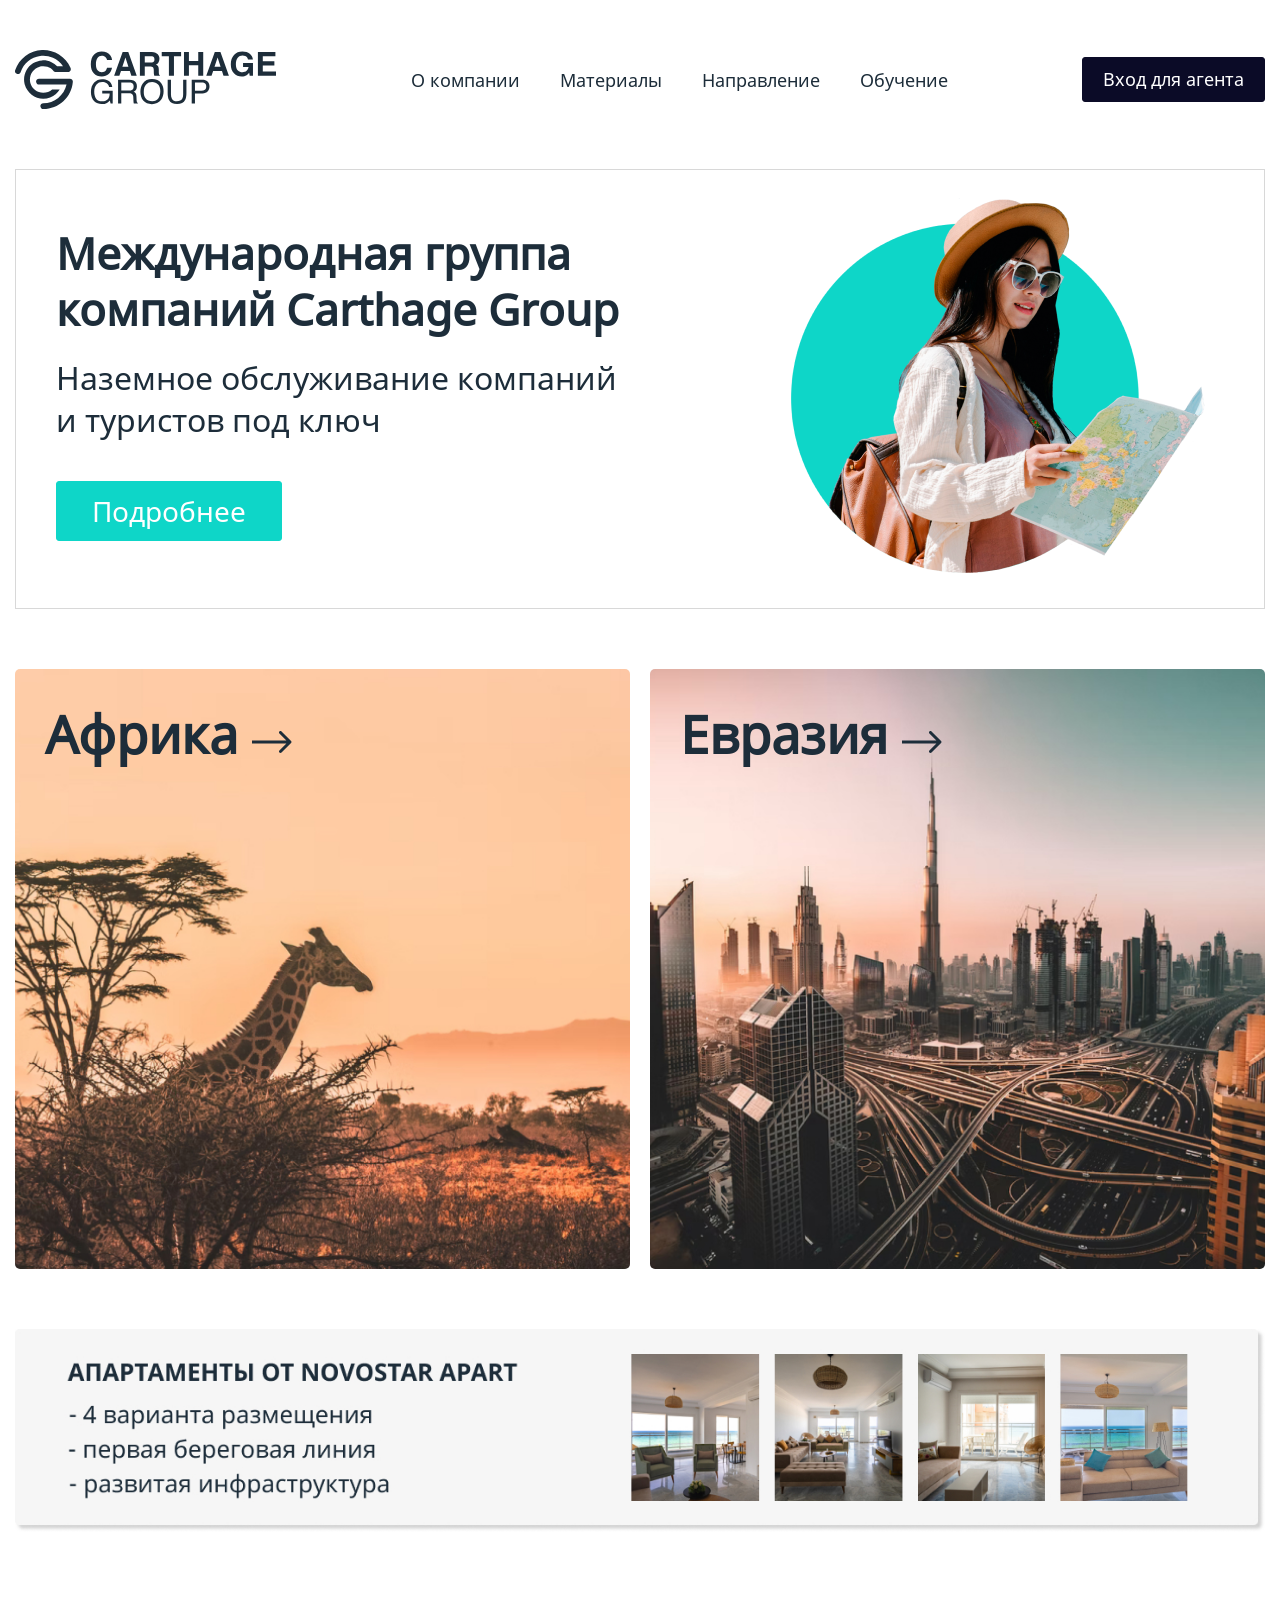
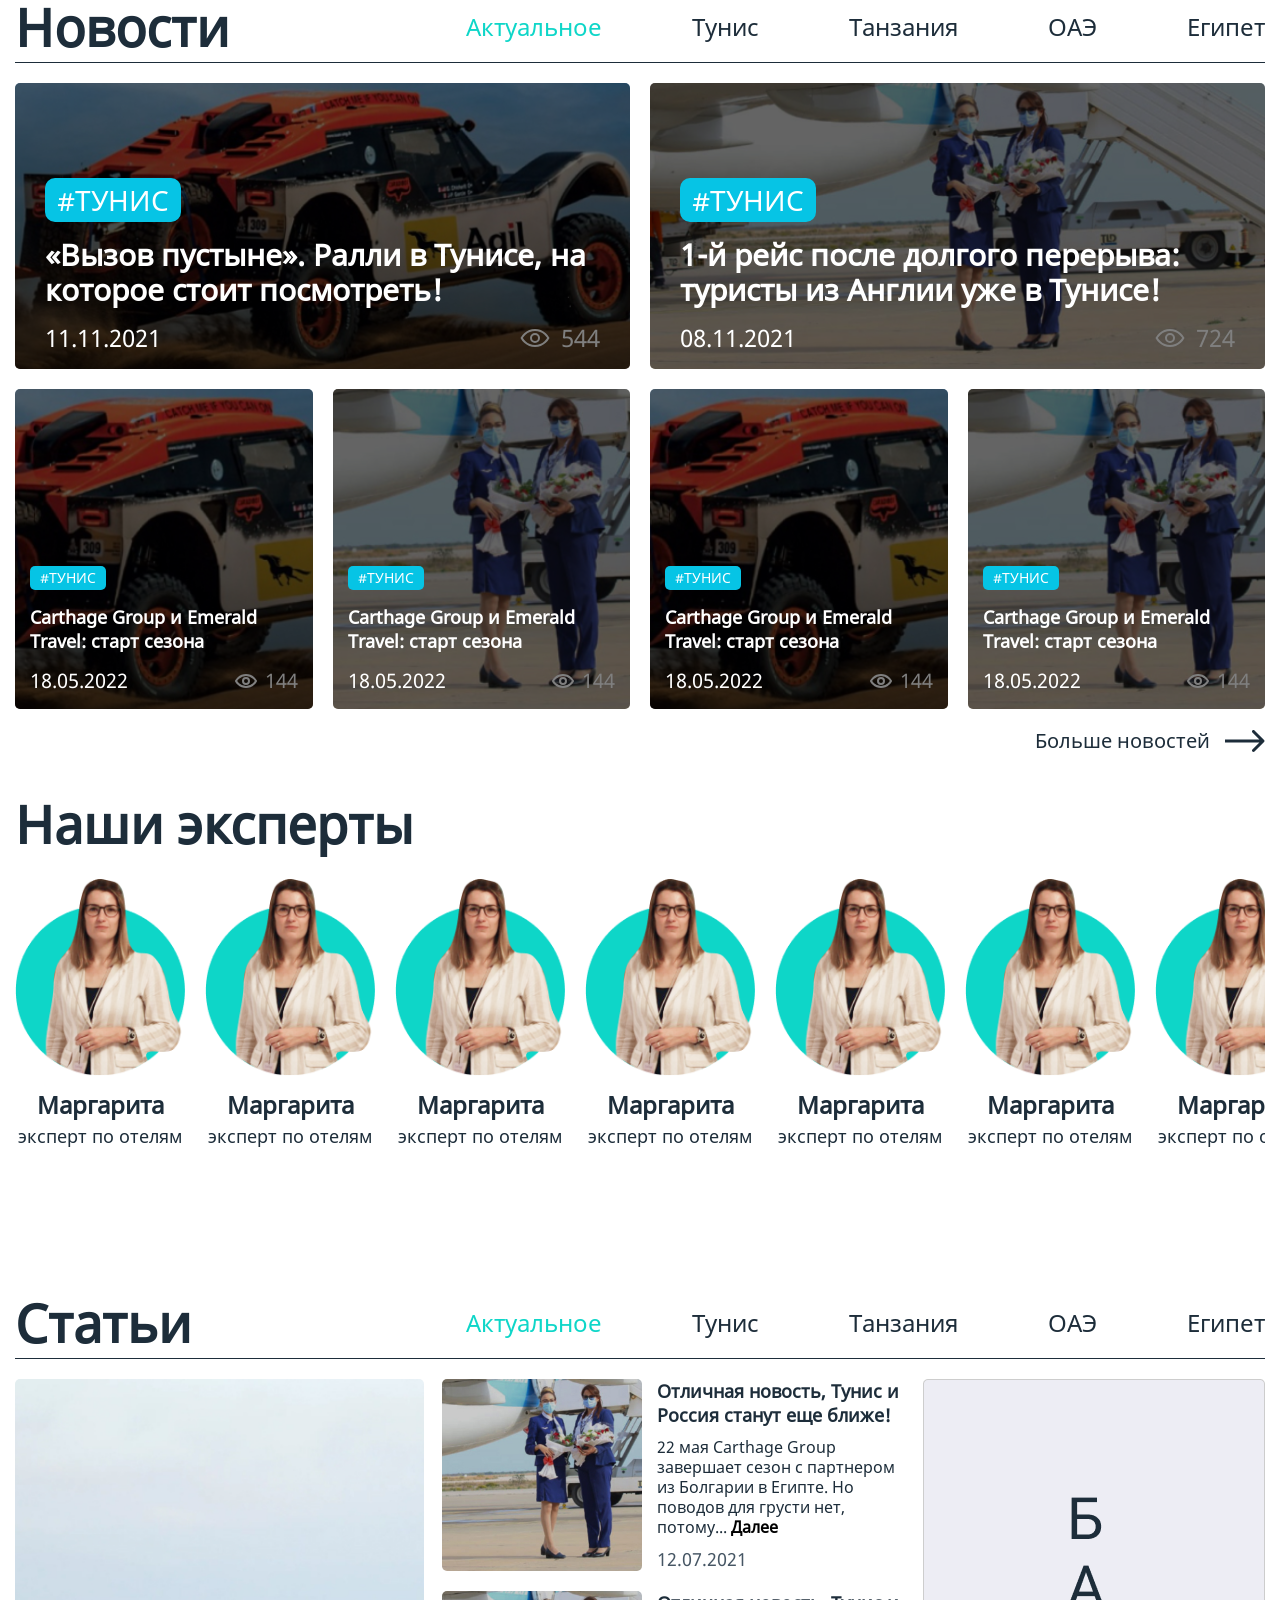
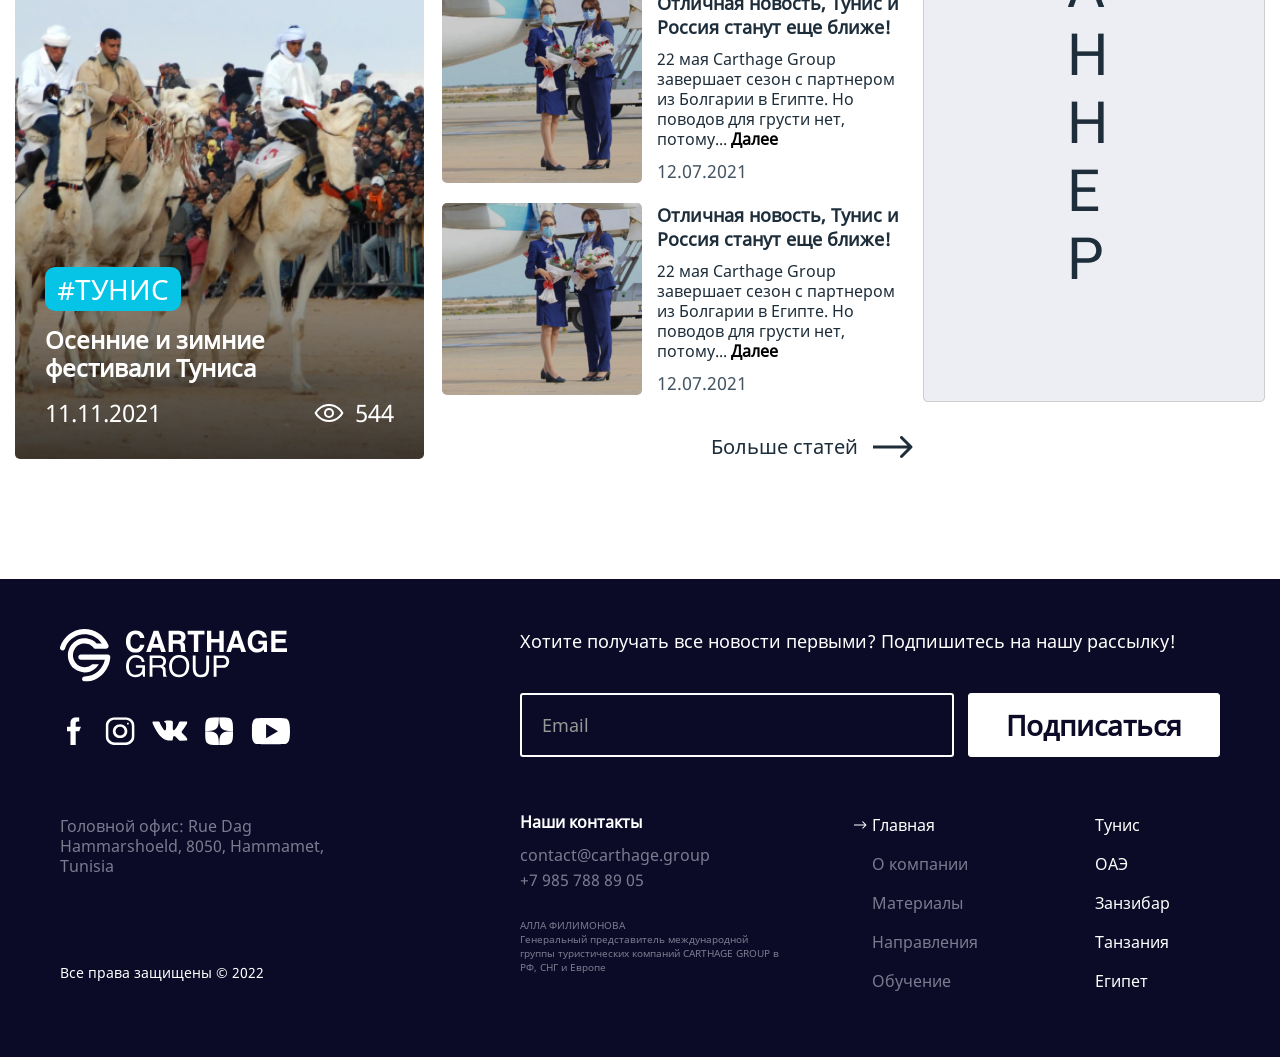
<file: index.html>
<!DOCTYPE html>
<html lang="ru">
<head>
	<meta name="robots" content="noindex, nofollow">
	<meta http-equiv="X-UA-Compatible" content="IE=edge">
	<meta name="viewport" content="width=device-width, initial-scale=1">
	<meta charset="UTF-8">
	<title>Carthage Group</title>
	<meta name="description" content="">
	<meta name="keywords" content="">
	<meta property="og:title" content="">
 	<meta property="og:description" content="">
	<meta property="og:image" content="">
	<!--<link href="img/favicon.svg" rel="shortcut icon" type="image/x-icon">-->
	<link href="css/normalize.css" rel="stylesheet" type="text/css">
    <link href="css/slick.css" rel="stylesheet" type="text/css">
    <link href="css/slick-theme.css" rel="stylesheet" type="text/css">
	<link href="css/style.css" rel="stylesheet" type="text/css">
</head>
<body>

	<div class="container">

		<header>
			<a href="/"><img src="img/logo.svg" alt="" class="logo"></a>
			<nav>
				<div role="button" class="navbar-toggler"><span></span></div>
				<ul class="navbar">
					<li class="navbar-item"><a href="#" class="navbar-link">О компании</a></li>
					<li class="navbar-item"><a href="#" class="navbar-link">Материалы</a></li>
					<li class="navbar-item menu-item-has-children">
						<a href="#" class="navbar-link">Направление</a>
						<ul class="sub-menu">
							<li class="navbar-item"><a href="#" class="navbar-link">Тунис</a></li>
							<li class="navbar-item"><a href="#" class="navbar-link">о.Джерба</a></li>
							<li class="navbar-item"><a href="#" class="navbar-link">ОАЭ</a></li>
							<li class="navbar-item"><a href="#" class="navbar-link">Занзибар</a></li>
							<li class="navbar-item"><a href="#" class="navbar-link">Танзания</a></li>
							<li class="navbar-item"><a href="#" class="navbar-link">Египет</a></li>
						</ul>
					</li>
					<li class="navbar-item"><a href="#" class="navbar-link">Обучение</a></li>
				</ul>
			</nav>
			<button class="agency-btn carthage-dark-btn">Вход для агента</button>
		</header>

		<main>
			<div class="main-detail">
				<img src="img/close.svg" alt="" class="main-detail-close" role="button">
				<h2>Carthage Group обеспечивает сопровождение по направлениям: Тунис, ОАЭ, Египет, Танзания (Занзибар)</h2>
				<p>Мы более 20 лет работаем в туристическом бизнесе – и сегодня у нас достаточно амбиций, опыта, компетенций, а также организационных и технических ресурсов для того, чтобы удовлетворять запросы любой степени сложности.</p>
				<p>Предлагаем выгодные условия сотрудничества туроператорам, турагентствам и специалистам FIT, Group & MICE. Партнеры ценят преимущества Carthage Group: решение эксклюзивных задач «со звездочкой» – наш фирменный стиль.</p>
				<p>В состав группы входят:</p>
				<div class="main-detail-logos">
					<a href="#" class="main-detail-logo"><img src="img/novostar.svg" alt=""><span>сеть отелей в Тунисе</span></a>
					<a href="#" class="main-detail-logo"><img src="img/trigy.svg" alt=""><span>система онлайн-бронирования B2B</span></a>
					<a href="#" class="main-detail-logo"><img src="img/ctm.svg" alt=""><span>mice-туризм</span></a>
					<a href="#" class="main-detail-logo"><img src="img/lagune.svg" alt=""><span>натуральная косметика</span></a>
					<a href="#" class="main-detail-logo"><img src="img/legal.svg" alt=""><span>трудоустройство за&nbsp;границей</span></a>
				</div>
			</div>
			<div class="main-left">
				<h1>Международная группа компаний Carthage&nbsp;Group</h1>
				<div class="main-subtitle">Наземное обслуживание компаний <br>и туристов под ключ</div>
				<button class="carthage-blue-btn main-detail-btn">Подробнее</button>
			</div>
			<div class="main-right"><img src="img/main-pic.png" alt=""></div>
		</main>

		<section class="continents">
			<div class="africa">
				<div class="africa-cover">
					<h2><span>Африка</span> <img src="img/arr-right.svg" alt=""></h2>
				</div>
				<ul class="continents-countries africa-countries">
					<li><img src="img/arr-left.svg" alt="" class="arr-back"></li>
					<li class="country"><span>Тунис</span>
						<ul class="country-links">
							<li class="country-title">Тунис <img src="img/arr-left.svg" alt="" class="arr-back"></li>
							<li><a href="#">Отели</a></li>
							<li><a href="#">Программы</a></li>
							<li><a href="#">Экскурсии</a></li>
							<li><a href="#">Представительство</a></li>
							<li><a href="#">Общая информация</a></li>
						</ul>
					</li>
					<li class="country"><span>о. Джерба</span>
						<ul class="country-links">
							<li class="country-title">о. Джерба <img src="img/arr-left.svg" alt="" class="arr-back"></li>
							<li><a href="#">Отели</a></li>
							<li><a href="#">Программы</a></li>
							<li><a href="#">Экскурсии</a></li>
							<li><a href="#">Представительство</a></li>
							<li><a href="#">Общая информация</a></li>
						</ul>
					</li>
					<li class="country"><span>ОАЭ</span>
						<ul class="country-links">
							<li class="country-title">ОАЭ <img src="img/arr-left.svg" alt="" class="arr-back"></li>
							<li><a href="#">Отели</a></li>
							<li><a href="#">Программы</a></li>
							<li><a href="#">Экскурсии</a></li>
							<li><a href="#">Представительство</a></li>
							<li><a href="#">Общая информация</a></li>
						</ul>
					</li>
					<li class="country"><span>Занзибар</span>
						<ul class="country-links">
							<li class="country-title">Занзибар <img src="img/arr-left.svg" alt="" class="arr-back"></li>
							<li><a href="#">Отели</a></li>
							<li><a href="#">Программы</a></li>
							<li><a href="#">Экскурсии</a></li>
							<li><a href="#">Представительство</a></li>
							<li><a href="#">Общая информация</a></li>
						</ul>
					</li>
					<li class="country"><span>Танзания</span>
						<ul class="country-links">
							<li class="country-title">Танзания <img src="img/arr-left.svg" alt="" class="arr-back"></li>
							<li><a href="#">Отели</a></li>
							<li><a href="#">Программы</a></li>
							<li><a href="#">Экскурсии</a></li>
							<li><a href="#">Представительство</a></li>
							<li><a href="#">Общая информация</a></li>
						</ul>
					</li>
					<li class="country"><span>Египет</span>
						<ul class="country-links">
							<li class="country-title">Египет <img src="img/arr-left.svg" alt="" class="arr-back"></li>
							<li><a href="#">Отели</a></li>
							<li><a href="#">Программы</a></li>
							<li><a href="#">Экскурсии</a></li>
							<li><a href="#">Представительство</a></li>
							<li><a href="#">Общая информация</a></li>
						</ul>
					</li>
				</ul>
			</div>
			<div class="eurasia">
				<div class="eurasia-cover">
					<h2><span>Евразия</span> <img src="img/arr-right.svg" alt=""></h2>
				</div>
			</div>
		</section>

		<div class="banner-aparty">
			<a href="#"><img src="img/banner-aparty.jpg" alt=""></a>
		</div>

		<section class="news">
			<input type="radio" name="news-radio" id="news-actual" checked>
			<input type="radio" name="news-radio" id="news-tunis">
			<input type="radio" name="news-radio" id="news-tanzania">
			<input type="radio" name="news-radio" id="news-oae">
			<input type="radio" name="news-radio" id="news-egipet">

			<div class="news-head">
				<h2>Новости</h2>
				<div class="news-label-wrap">
					<label for="news-actual">Актуальное</label>
					<label for="news-tunis">Тунис</label>
					<label for="news-tanzania">Танзания</label>
					<label for="news-oae">ОАЭ</label>
					<label for="news-egipet">Египет</label>
				</div>
			</div>


			<div class="news-actual news-wrap">
				<div class="big-news">
					<div class="news-tag">#Тунис</div>
					<h3><a href="#">«Вызов пустыне». Ралли в Тунисе, на которое стоит посмотреть!</a></h3>
					<div class="news-eye"><img src="img/eye-white.svg" alt=""> 544</div>
					<div class="news-date">11.11.2021</div>
				</div>
				<div class="big-news">
					<div class="news-tag">#Тунис</div>
					<h3><a href="#">1-й рейс после долгого перерыва: туристы из Англии уже в Тунисе!</a></h3>
					<div class="news-eye"><img src="img/eye-white.svg" alt=""> 724</div>
					<div class="news-date">08.11.2021</div>
				</div>
				<div class="small-news">
					<div class="news-tag">#Тунис</div>
					<h3><a href="#">Carthage Group и Emerald Travel: старт сезона</a></h3>
					<div class="news-eye"><img src="img/eye-white-small.svg" alt=""> 144</div>
					<div class="news-date">18.05.2022</div>
				</div>
				<div class="small-news">
					<div class="news-tag">#Тунис</div>
					<h3><a href="#">Carthage Group и Emerald Travel: старт сезона</a></h3>
					<div class="news-eye"><img src="img/eye-white-small.svg" alt=""> 144</div>
					<div class="news-date">18.05.2022</div>
				</div>
				<div class="small-news">
					<div class="news-tag">#Тунис</div>
					<h3><a href="#">Carthage Group и Emerald Travel: старт сезона</a></h3>
					<div class="news-eye"><img src="img/eye-white-small.svg" alt=""> 144</div>
					<div class="news-date">18.05.2022</div>
				</div>
				<div class="small-news">
					<div class="news-tag">#Тунис</div>
					<h3><a href="#">Carthage Group и Emerald Travel: старт сезона</a></h3>
					<div class="news-eye"><img src="img/eye-white-small.svg" alt=""> 144</div>
					<div class="news-date">18.05.2022</div>
				</div>
			</div>


			<div class="news-tunis news-wrap">
				
			</div>


			<div class="news-tanzania news-wrap">
				
			</div>


			<div class="news-oae news-wrap">
				
			</div>


			<div class="news-egipet news-wrap">
				
			</div>

			<a href="#" class="more-news">Больше новостей <img src="img/arr-right.svg" alt=""></a>
		</section>

		<section class="experts">
			<h2>Наши эксперты</h2>
			<div class="experts-wrap">
				<div class="experts-item">
					<img src="img/expert-ava.png" alt="">
					<h4 class="experts-name">Маргарита</h4>
					<div class="experts-position">эксперт по отелям</div>
				</div>
				<div class="experts-item">
					<img src="img/expert-ava.png" alt="">
					<h4 class="experts-name">Маргарита</h4>
					<div class="experts-position">эксперт по отелям</div>
				</div>
				<div class="experts-item">
					<img src="img/expert-ava.png" alt="">
					<h4 class="experts-name">Маргарита</h4>
					<div class="experts-position">эксперт по отелям</div>
				</div>
				<div class="experts-item">
					<img src="img/expert-ava.png" alt="">
					<h4 class="experts-name">Маргарита</h4>
					<div class="experts-position">эксперт по отелям</div>
				</div>
				<div class="experts-item">
					<img src="img/expert-ava.png" alt="">
					<h4 class="experts-name">Маргарита</h4>
					<div class="experts-position">эксперт по отелям</div>
				</div>
				<div class="experts-item">
					<img src="img/expert-ava.png" alt="">
					<h4 class="experts-name">Маргарита</h4>
					<div class="experts-position">эксперт по отелям</div>
				</div>
				<div class="experts-item">
					<img src="img/expert-ava.png" alt="">
					<h4 class="experts-name">Маргарита</h4>
					<div class="experts-position">эксперт по отелям</div>
				</div>
			</div>	
		</section>

		<section class="articles">
			<input type="radio" name="art-radio" id="art-actual" checked>
			<input type="radio" name="art-radio" id="art-tunis">
			<input type="radio" name="art-radio" id="art-tanzania">
			<input type="radio" name="art-radio" id="art-oae">
			<input type="radio" name="art-radio" id="art-egipet">

			<div class="art-head">
				<h2>Статьи</h2>
				<div class="art-label-wrap">
					<label for="art-actual">Актуальное</label>
					<label for="art-tunis">Тунис</label>
					<label for="art-tanzania">Танзания</label>
					<label for="art-oae">ОАЭ</label>
					<label for="art-egipet">Египет</label>
				</div>
			</div>

			<div class="art-banner-wrap">
				<div class="art-actual art-wrap">
					<div class="big-art">
						<div class="big-art-content">
							<div class="art-tag">#Тунис</div>
							<h3><a href="#">Осенние и зимние фестивали Туниса</a></h3>
							<div class="art-eye"><img src="img/eye-white.svg" alt=""> 544</div>
							<div class="art-date">11.11.2021</div>
						</div>
					</div>
					<div class="small-art-wrap">
						<div class="small-art">
							<a href="#" class="small-art-pic"></a>
							<div class="small-art-content">
								<h4><a href="#">Отличная новость, Тунис и Россия станут еще ближе!</a></h4>
								<div class="small-art-excerpt">22 мая Carthage Group завершает сезон с партнером из Болгарии в Египте. Но поводов для грусти нет, потому... <a href="#">Далее</a></div>
								<div class="small-art-date">12.07.2021</div>
							</div>
						</div>
						<div class="small-art">
							<a href="#" class="small-art-pic"></a>
							<div class="small-art-content">
								<h4><a href="#">Отличная новость, Тунис и Россия станут еще ближе!</a></h4>
								<div class="small-art-excerpt">22 мая Carthage Group завершает сезон с партнером из Болгарии в Египте. Но поводов для грусти нет, потому... <a href="#">Далее</a></div>
								<div class="small-art-date">12.07.2021</div>
							</div>
						</div>
						<div class="small-art">
							<a href="#" class="small-art-pic"></a>
							<div class="small-art-content">
								<h4><a href="#">Отличная новость, Тунис и Россия станут еще ближе!</a></h4>
								<div class="small-art-excerpt">22 мая Carthage Group завершает сезон с партнером из Болгарии в Египте. Но поводов для грусти нет, потому... <a href="#">Далее</a></div>
								<div class="small-art-date">12.07.2021</div>
							</div>
						</div>
						<a href="#" class="more-art">Больше статей <img src="img/arr-right.svg" alt=""></a>
					</div>
				</div>
				<a href="#"><img src="img/banner-fake.png" alt="" class="art-banner"></a>
			</div>
		</section>

	</div><!-- end container -->

	<footer>
		<div class="container">
			<div class="foot-left">
				<img src="img/logo-foot.svg" alt="" class="foot-logo">
				<div class="foot-soc">
						<a href="#"><img src="img/fb.svg" alt=""></a>
						<a href="#"><img src="img/inst.svg" alt=""></a>
						<a href="#"><img src="img/vk.svg" alt=""></a>
						<a href="#"><img src="img/zen.svg" alt=""></a>
						<a href="#"><img src="img/yt.svg" alt=""></a>
				</div>
				<div class="foot-address">
					Головной офис: Rue Dag Hammarshoeld, 8050, Hammamet, Tunisia
				</div>
			</div>
			<div class="foot-right">
				<div class="foot-subscription">
					<div class="foot-subscription-title">Хотите получать все новости первыми? Подпишитесь на нашу рассылку!</div>
					<div class="foot-subscription-form">
						<form action="">
							<input type="email" placeholder="Email">
							<input type="submit" value="Подписаться">
						</form>
					</div>
					<div class="foot-contacts-menu">
						<div class="foot-contacts">
							<h5>Наши контакты</h5>
							<a href="mailto:contact@carthage.group">contact@carthage.group</a>
							<a href="tel:+79857888905">+7 985 788 89 05</a>
							<div class="foot-contacts-person">
								АЛЛА ФИЛИМОНОВА <br>Генеральный представитель международной группы туристических компаний CARTHAGE GROUP в РФ, СНГ и Европе
							</div>
						</div>
						<ul class="foot-menu">
							<li><a href="#" class="active">Главная</a></li>
							<li><a href="#">О компании</a></li>
							<li><a href="#">Материалы</a></li>
							<li><a href="#">Направления</a></li>
							<li><a href="#">Обучение</a></li>
						</ul>
						<ul class="foot-countries">
							<li><a href="#">Тунис</a></li>
							<li><a href="#">ОАЭ</a></li>
							<li><a href="#">Занзибар</a></li>
							<li><a href="#">Танзания</a></li>
							<li><a href="#">Египет</a></li>
						</ul>
					</div>
				</div>
			</div>
			<div class="foot-copy">Все права защищены &copy; 2022</div>
		</div>
	</footer>

	<script src="js/jquery-3.6.0.min.js"></script>
    <script src="js/slick.min.js"></script>
	<script src="js/scripts.js"></script>
</body>
</html>
</file>
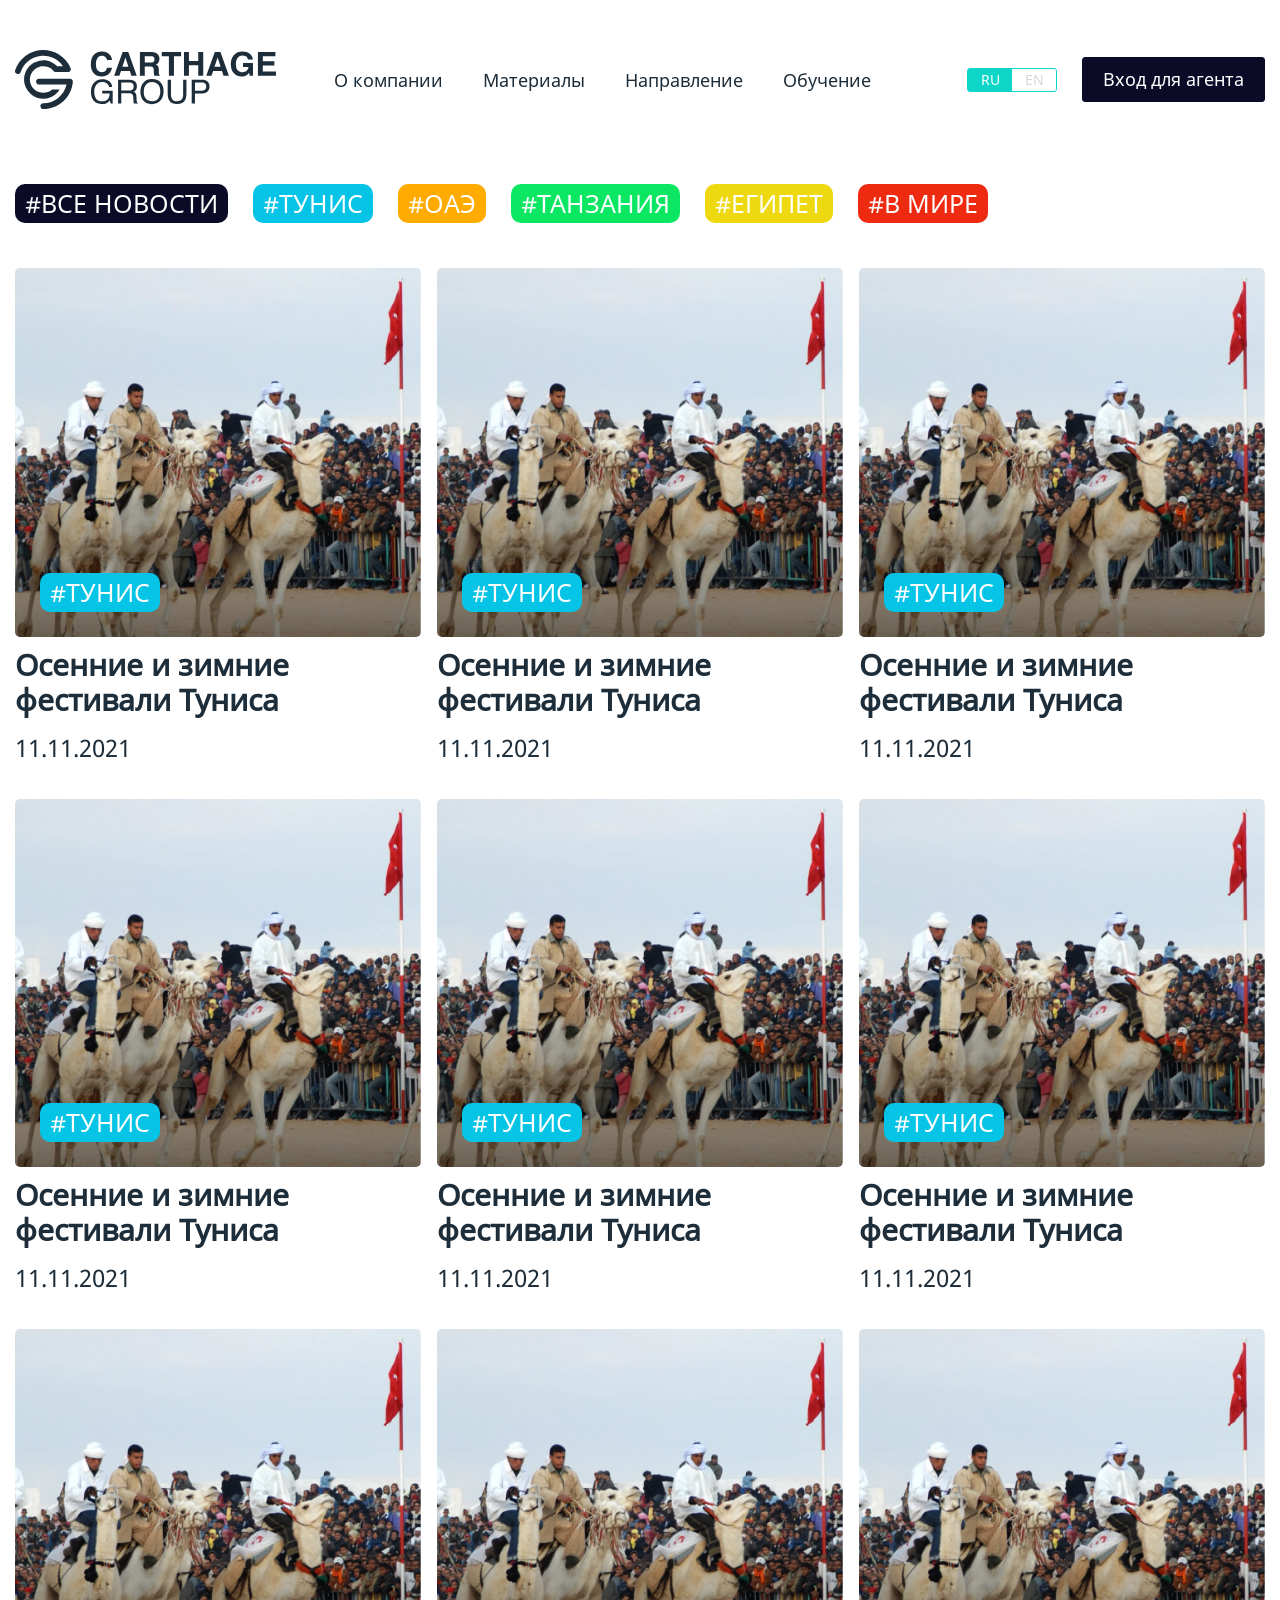
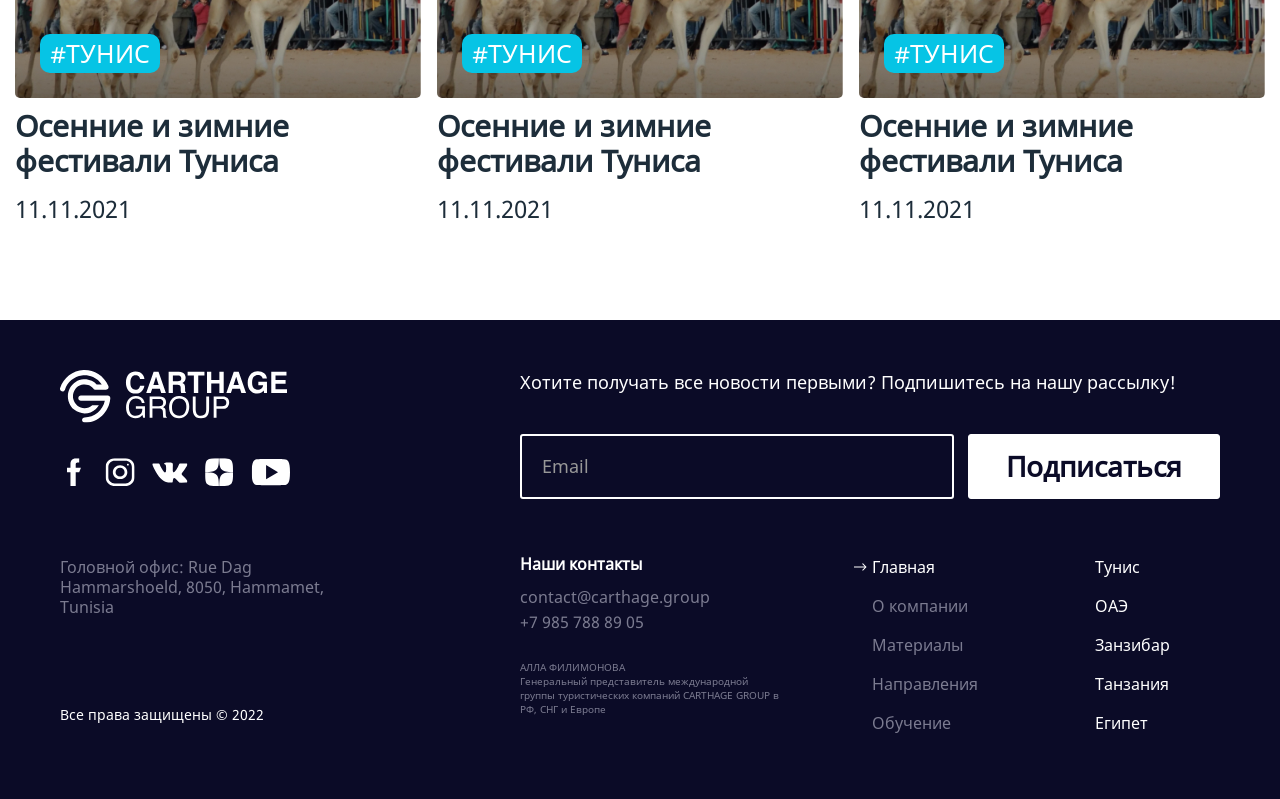
<file: all-news.html>
<!DOCTYPE html>
<html lang="ru">
<head>
	<meta name="robots" content="noindex, nofollow">
	<meta http-equiv="X-UA-Compatible" content="IE=edge">
	<meta name="viewport" content="width=device-width, initial-scale=1">
	<meta charset="UTF-8">
	<title>Carthage Group</title>
	<meta name="description" content="">
	<meta name="keywords" content="">
	<meta property="og:title" content="">
 	<meta property="og:description" content="">
	<meta property="og:image" content="">
	<!--<link href="img/favicon.svg" rel="shortcut icon" type="image/x-icon">-->
	<link href="css/normalize.css" rel="stylesheet" type="text/css">
    <link href="css/slick.css" rel="stylesheet" type="text/css">
    <link href="css/slick-theme.css" rel="stylesheet" type="text/css">
	<link href="css/style.css" rel="stylesheet" type="text/css">
</head>
<body>

	<div class="carthage-popup video-popup">
		<div class="video-popup-content">
			<img src="img/close.svg" alt="" class="popup-close video-popup-close">
			<iframe src="" frameborder="0" allow="accelerometer; autoplay; clipboard-write; encrypted-media; gyroscope; picture-in-picture" allowfullscreen></iframe>
		</div>
	</div>

	<div class="container">

		<header>
			<a href="/"><img src="img/logo.svg" alt="" class="logo"></a>
			<nav>
				<div role="button" class="navbar-toggler"><span></span></div>
				<ul class="navbar">
					<li class="navbar-item"><a href="#" class="navbar-link">О компании</a></li>
					<li class="navbar-item"><a href="#" class="navbar-link">Материалы</a></li>
					<li class="navbar-item menu-item-has-children">
						<a href="#" class="navbar-link">Направление</a>
						<ul class="sub-menu">
							<li class="navbar-item"><a href="#" class="navbar-link">Тунис</a></li>
							<li class="navbar-item"><a href="#" class="navbar-link">о.Джерба</a></li>
							<li class="navbar-item"><a href="#" class="navbar-link">ОАЭ</a></li>
							<li class="navbar-item"><a href="#" class="navbar-link">Занзибар</a></li>
							<li class="navbar-item"><a href="#" class="navbar-link">Танзания</a></li>
							<li class="navbar-item"><a href="#" class="navbar-link">Египет</a></li>
						</ul>
					</li>
					<li class="navbar-item"><a href="#" class="navbar-link">Обучение</a></li>
					<li class="select-lang">
						<div class="lang mobile-lang">
							<a href="#" class="lang-en">EN</a>
							<a href="#" class="lang-ru">RU</a>
						</div>
					</li>
				</ul>
			</nav>
			<div class="lang desktop-lang">
				<a href="#" class="lang-en">EN</a>
				<a href="#" class="lang-ru">RU</a>
			</div>
			<button class="agency-btn carthage-dark-btn">Вход для агента</button>
		</header>

		<div class="all-news">

			<input type="radio" name="all-news" id="all-news-together">
			<input type="radio" name="all-news" id="all-news-tunis">
			<input type="radio" name="all-news" id="all-news-oae">
			<input type="radio" name="all-news" id="all-news-tanzania">
			<input type="radio" name="all-news" id="all-news-egipet">
			<input type="radio" name="all-news" id="all-news-world">
			
			<div class="all-news-label-wrap">
				<label for="all-news-together">#Все новости</label>
				<label for="all-news-tunis">#Тунис</label>
				<label for="all-news-oae">#ОАЭ</label>
				<label for="all-news-tanzania">#Танзания</label>
				<label for="all-news-egipet">#Египет</label>
				<label for="all-news-world">#В мире</label>
			</div>

			<div class="all-news-wrap">
				<div class="all-news-item">
					<a href="#" class="all-news-pic">
						<span class="all-news-tag">#Тунис</span>
					</a>
					<h4><a href="#">Осенние и зимние фестивали Туниса</a></h4>
					<div class="all-news-date">11.11.2021</div>
				</div>
				<div class="all-news-item">
					<a href="#" class="all-news-pic">
						<span class="all-news-tag">#Тунис</span>
					</a>
					<h4><a href="#">Осенние и зимние фестивали Туниса</a></h4>
					<div class="all-news-date">11.11.2021</div>
				</div>
				<div class="all-news-item">
					<a href="#" class="all-news-pic">
						<span class="all-news-tag">#Тунис</span>
					</a>
					<h4><a href="#">Осенние и зимние фестивали Туниса</a></h4>
					<div class="all-news-date">11.11.2021</div>
				</div>
				<div class="all-news-item">
					<a href="#" class="all-news-pic">
						<span class="all-news-tag">#Тунис</span>
					</a>
					<h4><a href="#">Осенние и зимние фестивали Туниса</a></h4>
					<div class="all-news-date">11.11.2021</div>
				</div>
				<div class="all-news-item">
					<a href="#" class="all-news-pic">
						<span class="all-news-tag">#Тунис</span>
					</a>
					<h4><a href="#">Осенние и зимние фестивали Туниса</a></h4>
					<div class="all-news-date">11.11.2021</div>
				</div>
				<div class="all-news-item">
					<a href="#" class="all-news-pic">
						<span class="all-news-tag">#Тунис</span>
					</a>
					<h4><a href="#">Осенние и зимние фестивали Туниса</a></h4>
					<div class="all-news-date">11.11.2021</div>
				</div>
				<div class="all-news-item">
					<a href="#" class="all-news-pic">
						<span class="all-news-tag">#Тунис</span>
					</a>
					<h4><a href="#">Осенние и зимние фестивали Туниса</a></h4>
					<div class="all-news-date">11.11.2021</div>
				</div>
				<div class="all-news-item">
					<a href="#" class="all-news-pic">
						<span class="all-news-tag">#Тунис</span>
					</a>
					<h4><a href="#">Осенние и зимние фестивали Туниса</a></h4>
					<div class="all-news-date">11.11.2021</div>
				</div>
				<div class="all-news-item">
					<a href="#" class="all-news-pic">
						<span class="all-news-tag">#Тунис</span>
					</a>
					<h4><a href="#">Осенние и зимние фестивали Туниса</a></h4>
					<div class="all-news-date">11.11.2021</div>
				</div>
			</div>

		</div>

	</div><!-- end container -->

	<footer>
		<div class="container">
			<div class="foot-left">
				<img src="img/logo-foot.svg" alt="" class="foot-logo">
				<div class="foot-soc">
						<a href="#"><img src="img/fb.svg" alt=""></a>
						<a href="#"><img src="img/inst.svg" alt=""></a>
						<a href="#"><img src="img/vk.svg" alt=""></a>
						<a href="#"><img src="img/zen.svg" alt=""></a>
						<a href="#"><img src="img/yt.svg" alt=""></a>
				</div>
				<div class="foot-address">
					Головной офис: Rue Dag Hammarshoeld, 8050, Hammamet, Tunisia
				</div>
			</div>
			<div class="foot-right">
				<div class="foot-subscription">
					<div class="foot-subscription-title">Хотите получать все новости первыми? Подпишитесь на нашу рассылку!</div>
					<div class="foot-subscription-form">
						<form action="">
							<input type="email" placeholder="Email">
							<input type="submit" value="Подписаться">
						</form>
					</div>
					<div class="foot-contacts-menu">
						<div class="foot-contacts">
							<h5>Наши контакты</h5>
							<a href="mailto:contact@carthage.group">contact@carthage.group</a>
							<a href="tel:+79857888905">+7 985 788 89 05</a>
							<div class="foot-contacts-person">
								АЛЛА ФИЛИМОНОВА <br>Генеральный представитель международной группы туристических компаний CARTHAGE GROUP в РФ, СНГ и Европе
							</div>
						</div>
						<ul class="foot-menu">
							<li><a href="#" class="active">Главная</a></li>
							<li><a href="#">О компании</a></li>
							<li><a href="#">Материалы</a></li>
							<li><a href="#">Направления</a></li>
							<li><a href="#">Обучение</a></li>
						</ul>
						<ul class="foot-countries">
							<li><a href="#">Тунис</a></li>
							<li><a href="#">ОАЭ</a></li>
							<li><a href="#">Занзибар</a></li>
							<li><a href="#">Танзания</a></li>
							<li><a href="#">Египет</a></li>
						</ul>
					</div>
				</div>
			</div>
			<div class="foot-copy">Все права защищены &copy; 2022</div>
		</div>
	</footer>

	<script src="js/jquery-3.6.0.min.js"></script>
    <script src="js/slick.min.js"></script>
	<script src="js/scripts.js"></script>
</body>
</html>
</file>
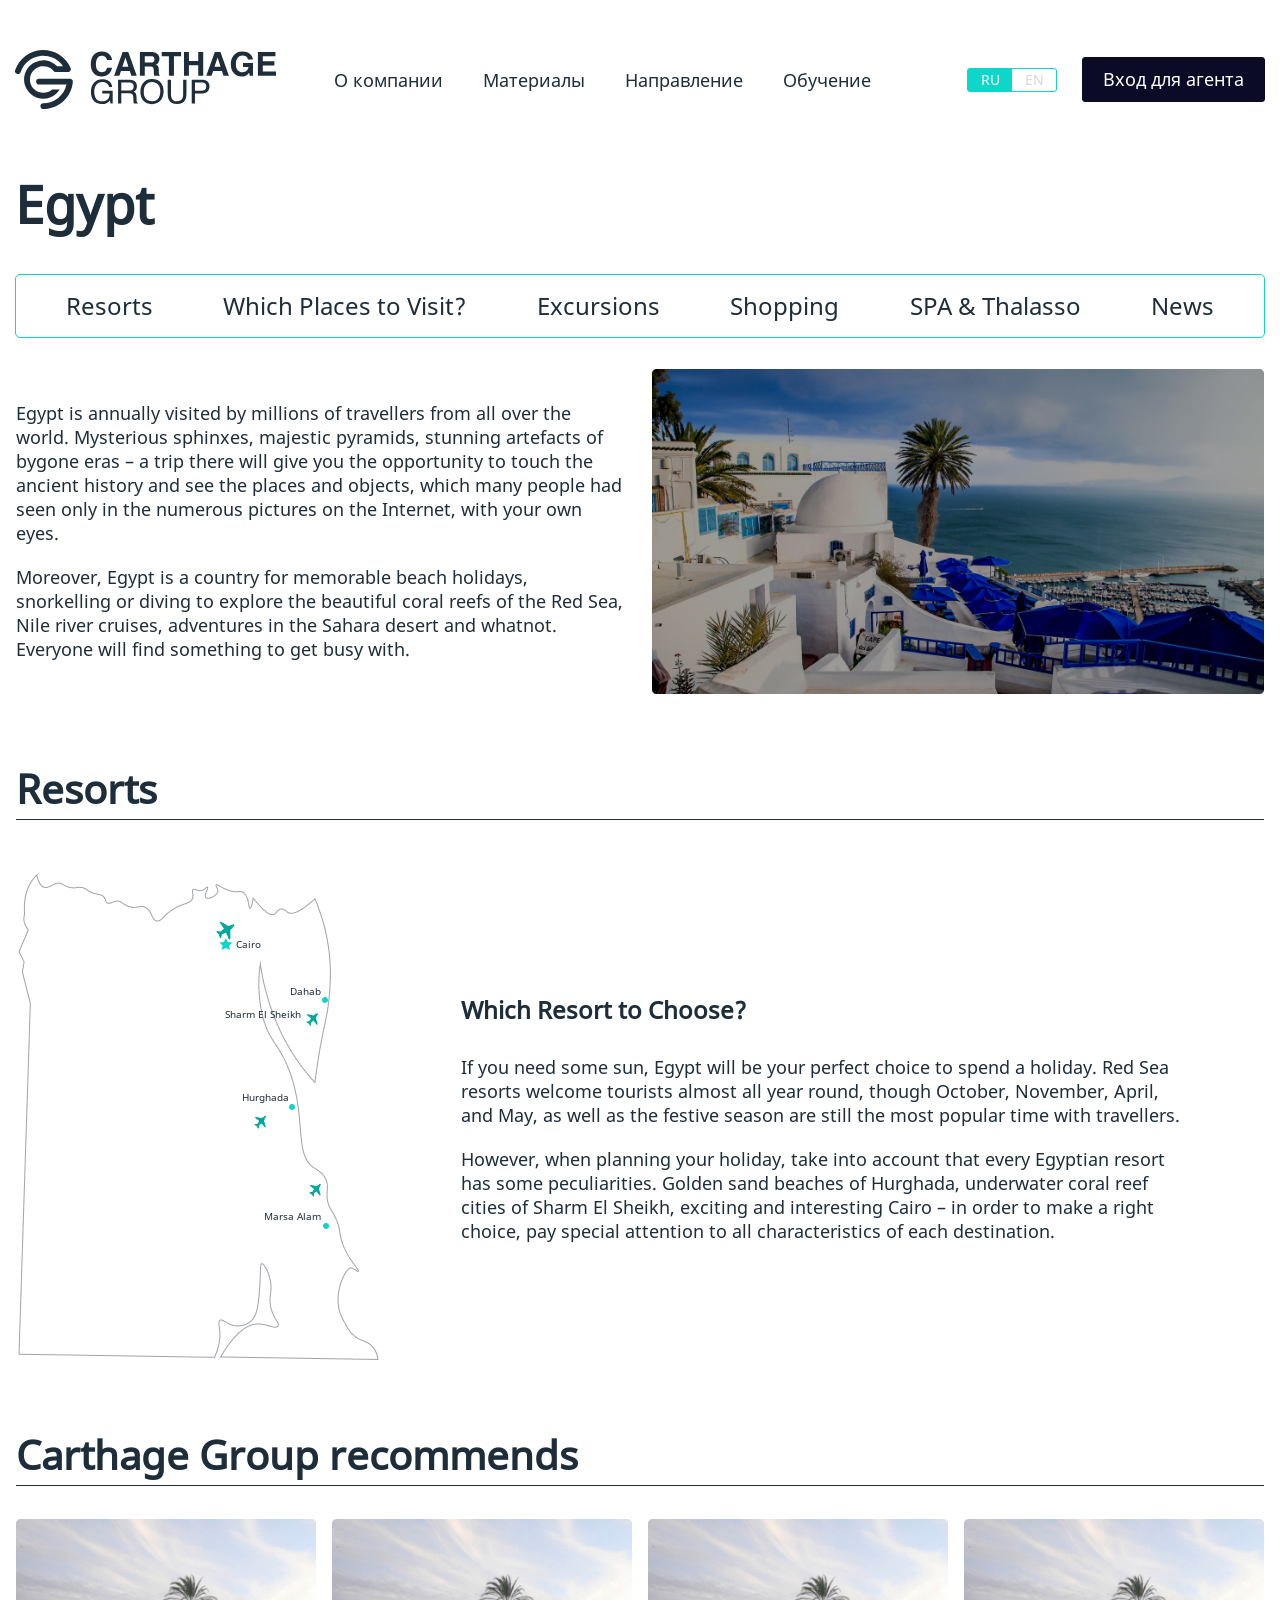
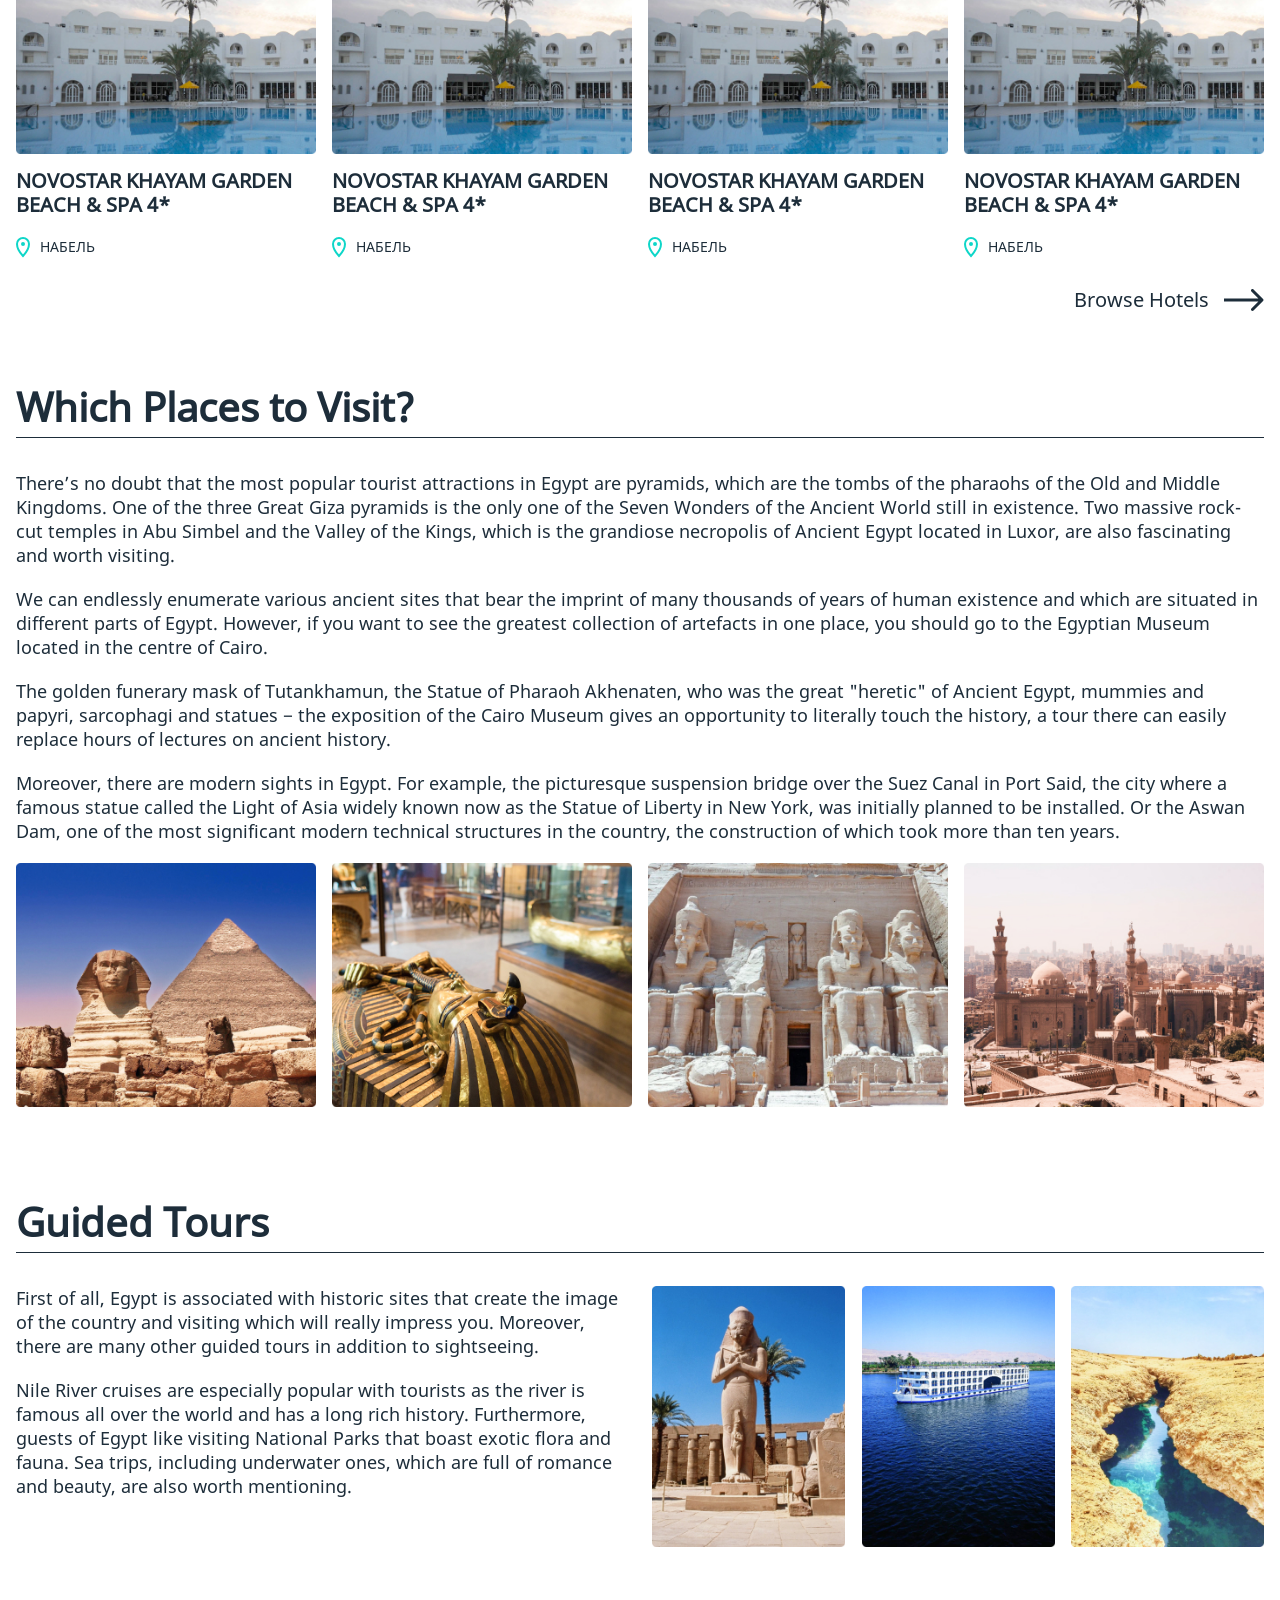
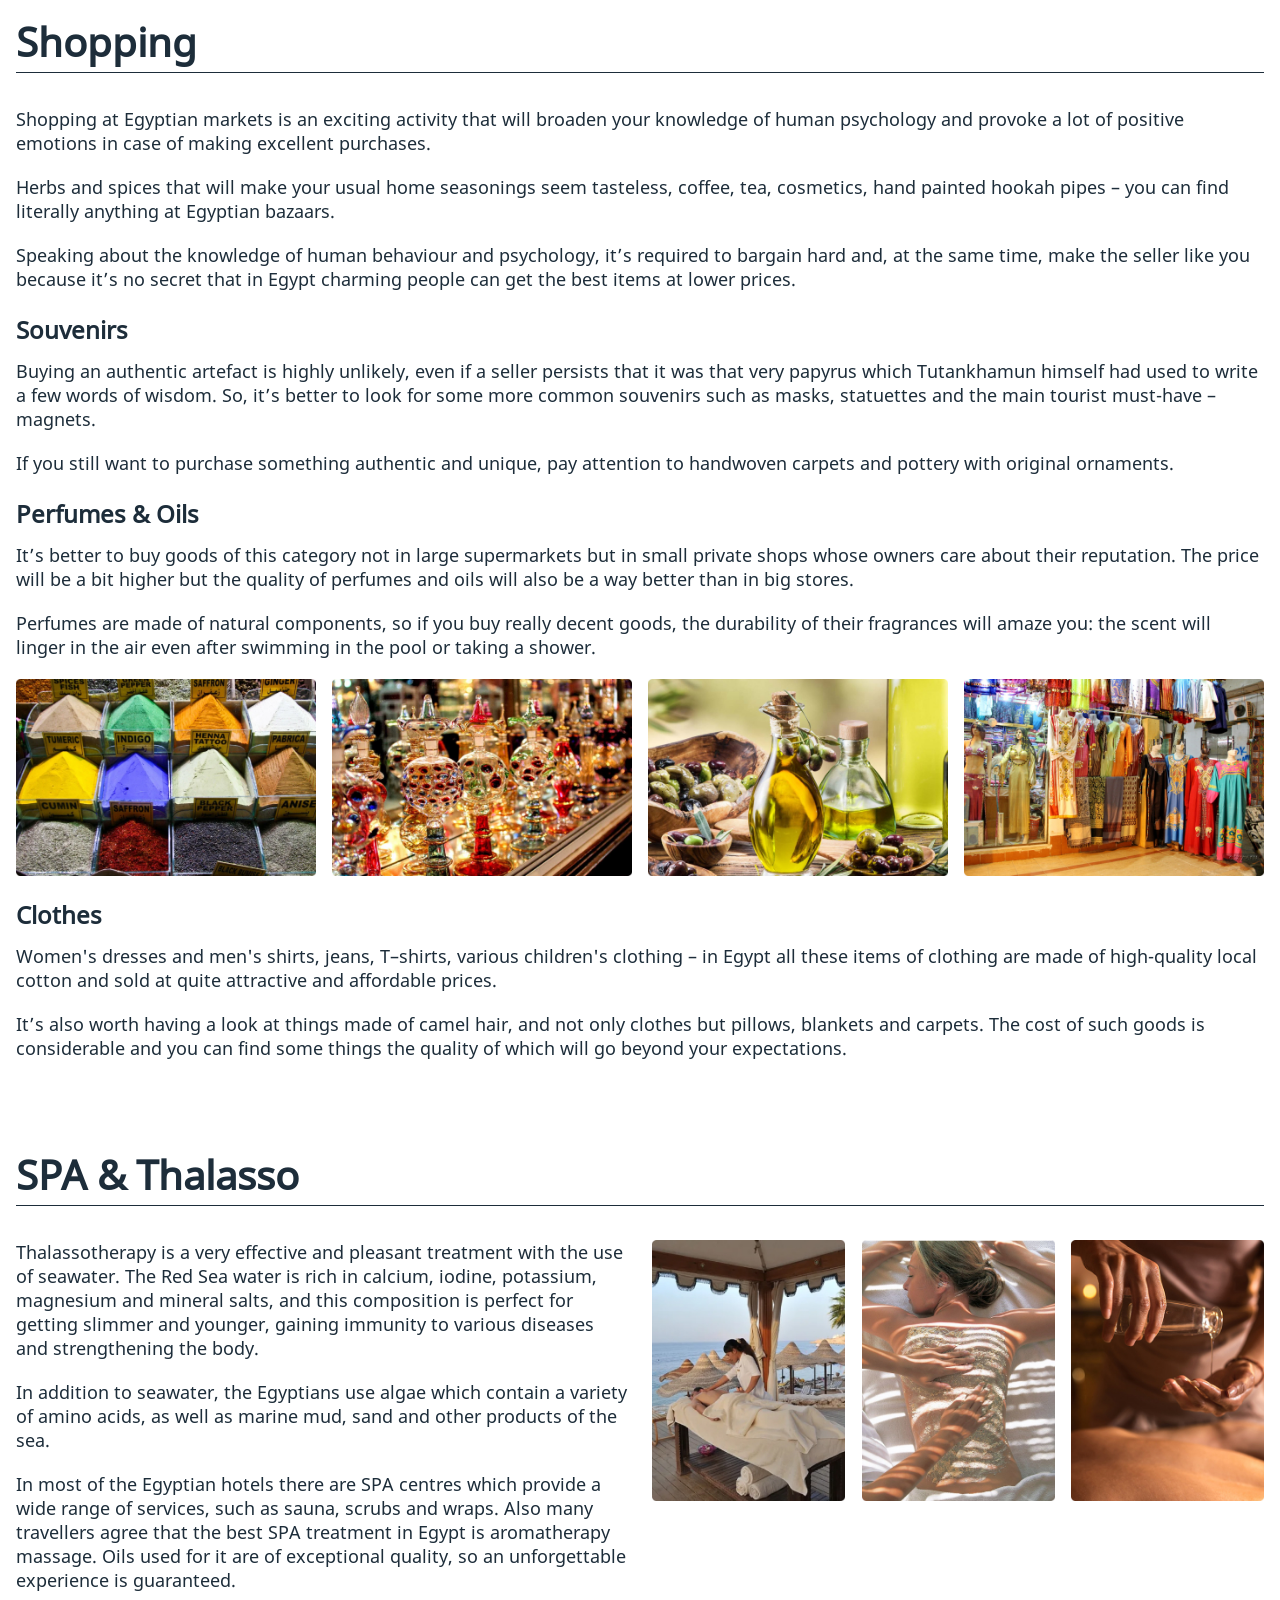
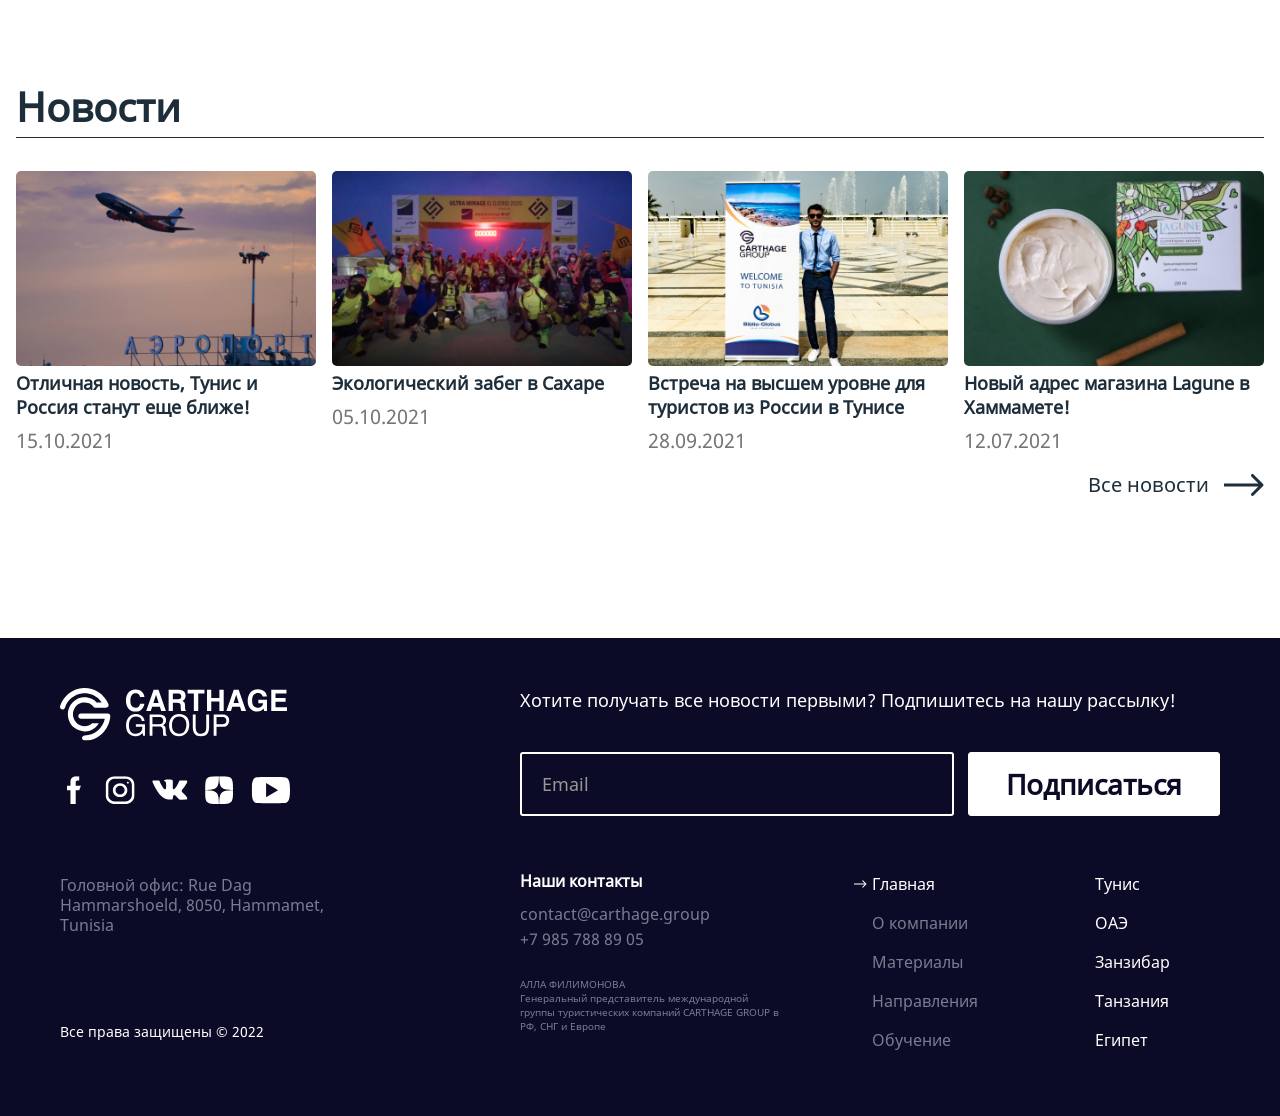
<file: egypt.html>
<!DOCTYPE html>
<html lang="ru">
<head>
	<meta name="robots" content="noindex, nofollow">
	<meta http-equiv="X-UA-Compatible" content="IE=edge">
	<meta name="viewport" content="width=device-width, initial-scale=1">
	<meta charset="UTF-8">
	<title>Carthage Group</title>
	<meta name="description" content="">
	<meta name="keywords" content="">
	<meta property="og:title" content="">
 	<meta property="og:description" content="">
	<meta property="og:image" content="">
	<!--<link href="img/favicon.svg" rel="shortcut icon" type="image/x-icon">-->
	<link href="css/normalize.css" rel="stylesheet" type="text/css">
    <link href="css/slick.css" rel="stylesheet" type="text/css">
    <link href="css/slick-theme.css" rel="stylesheet" type="text/css">
	<link href="css/style.css" rel="stylesheet" type="text/css">
</head>
<body>
	<div class="up"></div>
	<div class="carthage-popup video-popup">
		<div class="video-popup-content">
			<img src="img/close.svg" alt="" class="popup-close video-popup-close">
			<iframe src="" frameborder="0" allow="accelerometer; autoplay; clipboard-write; encrypted-media; gyroscope; picture-in-picture" allowfullscreen></iframe>
		</div>
	</div>

	<div class="container">
		<header>
			<a href="/"><img src="img/logo.svg" alt="" class="logo"></a>
			<nav>
				<div role="button" class="navbar-toggler"><span></span></div>
				<ul class="navbar">
					<li class="navbar-item"><a href="#" class="navbar-link">О компании</a></li>
					<li class="navbar-item"><a href="#" class="navbar-link">Материалы</a></li>
					<li class="navbar-item menu-item-has-children">
						<a href="#" class="navbar-link">Направление</a>
						<ul class="sub-menu">
							<li class="navbar-item"><a href="#" class="navbar-link">Тунис</a></li>
							<li class="navbar-item"><a href="#" class="navbar-link">о.Джерба</a></li>
							<li class="navbar-item"><a href="#" class="navbar-link">ОАЭ</a></li>
							<li class="navbar-item"><a href="#" class="navbar-link">Занзибар</a></li>
							<li class="navbar-item"><a href="#" class="navbar-link">Танзания</a></li>
							<li class="navbar-item"><a href="#" class="navbar-link">Египет</a></li>
						</ul>
					</li>
					<li class="navbar-item"><a href="#" class="navbar-link">Обучение</a></li>
					<li class="select-lang">
						<div class="lang mobile-lang">
							<a href="#" class="lang-en">EN</a>
							<a href="#" class="lang-ru">RU</a>
						</div>
					</li>
				</ul>
			</nav>
			<div class="lang desktop-lang">
				<a href="#" class="lang-en">EN</a>
				<a href="#" class="lang-ru">RU</a>
			</div>
			<button class="agency-btn carthage-dark-btn">Вход для агента</button>
		</header>
	</div><!-- end container -->

	<div class="container country-content">
		<h1 class="country-title-h1">Egypt</h1>
		<nav class="country-nav">
			<a href="#resorts">Resorts</a>
			<a href="#mustsee">Which Places to Visit?</a>
			<a href="#excursii">Excursions</a>
			<a href="#shopping">Shopping</a>
			<a href="#thalasso">SPA & Thalasso</a>
			<a href="#news">News</a>
		</nav>

		<div class="country-about country-block">
			<div class="country-about-text">
				<p>Egypt is annually visited by millions of travellers from all over the world. Mysterious sphinxes, majestic pyramids, stunning artefacts of bygone eras – a trip there will give you the opportunity to touch the ancient history and see the places and objects, which many people had seen only in the numerous pictures on the Internet, with your own eyes.</p>
				<p>Moreover, Egypt is a country for memorable beach holidays, snorkelling or diving to explore the beautiful coral reefs of the Red Sea, Nile river cruises, adventures in the Sahara desert and whatnot. Everyone will find something to get busy with.</p>
			</div>
			<div class="country-about-pic"><img src="img/tunisia/about.jpg" alt=""></div>
		</div>

		<section id="resorts" class="country-resorts country-block">
			<h2 class="country-title-h2">Resorts</h2>

			<input type="radio" name="resorts" id="res-main" checked>
			<input type="radio" name="resorts" id="res-aleksandria">
			<input type="radio" name="resorts" id="res-portsaid">
			<input type="radio" name="resorts" id="res-kair">
			<input type="radio" name="resorts" id="res-nuveiba">
			<input type="radio" name="resorts" id="res-dahab">
			<input type="radio" name="resorts" id="res-sharm">
			<input type="radio" name="resorts" id="res-hurgada">
			<input type="radio" name="resorts" id="res-luksor">
			<input type="radio" name="resorts" id="res-marsa">
			<input type="radio" name="resorts" id="res-asuan">
			<input type="radio" name="resorts" id="res-abusimbel">

			<div class="resorts-content">
				<div class="resorts-label-wrap">
					<img src="img/egypt/resorts-map.png" alt="">
					<!--<label for="res-aleksandria">Alexandria</label>
					<label for="res-portsaid">Port Said</label>-->
					<label for="res-kair">Cairo</label>
					<!--<label for="res-nuveiba">Nuweiba</label>-->
					<label for="res-dahab">Dahab</label>
					<label for="res-sharm">Sharm El Sheikh</label>
					<label for="res-hurgada">Hurghada</label>
					<!--<label for="res-luksor">Luxor</label>-->
					<label for="res-marsa">Marsa Alam</label>
					<!--<label for="res-asuan">Aswan</label>
					<label for="res-abusimbel">Abu Simbel</label>-->
				</div>
				<div class="resorts-text">
					<div class="resorts-text-item resorts-text-main">
						<h3>Which Resort to Choose?</h3>
						<p>If you need some sun, Egypt will be your perfect choice to spend a holiday. Red Sea resorts welcome tourists almost all year round, though October, November, April, and May, as well as the festive season are still the most popular time with travellers.</p>
						<p>However, when planning your holiday, take into account that every Egyptian resort has some peculiarities. Golden sand beaches of Hurghada, underwater coral reef cities of Sharm El Sheikh, exciting and interesting Cairo – in order to make a right choice, pay special attention to all characteristics of each destination.</p>
					</div>
					<div class="resorts-text-item resorts-text-aleksandria">
						<h3>Alexandria</h3>
						<p>A major resort of the Egyptian Mediterranean with an international airport. The second largest city in the country, founded by Alexander the Great, which was also the capital of Ptolemaic Egypt.</p>
						<p>Near the new Library of Alexandria, you can see the most famous Egyptian monument to Alexander the Great. By the way, the library itself is also very interesting, but no longer a historical, but an architectural landmark, since it was built only a couple of decades ago.</p>
						<p>Ships from all over the Mediterranean came to ancient Alexandria, a lighthouse was built there, recognized as one of the Seven Wonders of the Ancient World. Unfortunately, the famous Pharos of Alexandria was severely damaged by three earthquakes, but more than thirty fragments of its granite blocks and other artifacts can now be viewed in detail in the museums of Alexandria.</p>
					</div>
					<div class="resorts-text-item resorts-text-portsaid">
						<h3>Port Said</h3>
						<p>It’s a relatively young city that was built in the middle of the nineteenth century. Egypt exports cotton and rice through the sea gate of Port Said, and there’s also an airport, which is an important stronghold of the regional transport infrastructure.</p>
						<p>There are many interesting sights in Port Said but the main one is the Suez Canal, on which dozens of ships sail every day. There’s a suspension bridge at a height of seventy meters over the canal, which is a very picturesque sight.</p>
						<p>By the way, it was Port Said where the Statue of Liberty was initially planned to be installed, the one that can be admired today in the bay of New York. The Light of Asia – it was the original name of today's American symbol.</p>
					</div>
					<div class="resorts-text-item resorts-text-kair">
						<h3>Cairo</h3>
						<p>The capital of Egypt is a bright city, which is located on two banks of the Nile. In the southwest, Cairo is adjoined by famous Giza, which is famous all over the world for its majestic pyramids and the Great Sphinx, a monumental sculpture that has come down to us from ancient times and represents a giant lion carved from a limestone rock.</p>
						<p>Old Cairo with its picturesque narrow streets and mosques is located on the East Bank of the Nile. On the West Bank there are mainly modern buildings, including government ones, so it really feels like a metropolis there.</p>
						<p>There’s much traffic on the roads of the city: there’s a huge number of buses and taxis, trams and metro. Cairo has an international airport, which annually has tens of thousands of flights from different countries, it’s the second busiest airport in Africa after Johannesburg Airport in South Africa.</p>
					</div>
					<div class="resorts-text-item resorts-text-nuveiba">
						<h3>Nuweiba</h3>
						<p>It’s a small town situated on the site of a former Bedouin village. This place is the most suitable for those who like quiet and relaxing holidays.</p>
						<p>There are no crowds of people there: hotels in Nuweiba are separated from each other, and every hotel has its own stretch of shore several hundred meters long. There is enough space for everyone on the beaches of Nuweiba, so vacationers can enjoy the sun and the sea comfortably. The sea is clean, the beaches are sandy but tourists should still wear special shoes not to hurt their feet on the corals found there.</p>
						<p>The main sites of Nuweiba include Nuweiba castle, built on top of the remains of a still older castle in 1893, and the Coloured Canyon which is the main tourist attraction. It got its name because of multicolored sandstone rocks with granite, cobalt, copper and ancient corals.</p>
					</div>
					<div class="resorts-text-item resorts-text-dahab">
						<h3>Dahab</h3>
						<p>It’s a resort where strong winds blow almost all year round but still many tourists from all over the world come there. The reason is that the waves and wind in Dahab are perfect for yachting, windsurfing and kiteboarding. Water sports are one of the main specialties of the resort.</p>
						<p>Dahab is also considered to be one of the best places for diving in Egypt. There are several well–known dive sites there, and the most popular of them is, certainly, the Blue Hole, a mysterious and dangerous vertical underwater cave, more than a hundred meters deep.</p>
						<p>Divers in Dahab like diving from coral reefs that are located close to the shore; by the way, it allows them not to rent a special boat and helps to save money on the trip. There are dozens of diving schools there, where they will be happy to help you develop all the necessary skills to make safe dives.</p>
					</div>
					<div class="resorts-text-item resorts-text-sharm">
						<h3>Sharm El Sheikh</h3>
						<p>It’s one of the most popular resorts in Egypt, the second largest after Hurghada. Residents of concrete jungles will definitely enjoy lying on the resort’s sunny beaches, but it should be taken into account that beaches of Sharm El Sheikh vary a lot. Gently sloping sandy beaches which are perfect for family holidays with children, are located mainly in the areas of Naama Bay and Sharm El Maya.</p>
						<p>Typical leisure activities on the beaches of Sharm El Sheikh include windsurfing, water skiing, bananas, aquabikes, parasailing, and various boat trips. Of course, don’t forget about diving – it's just amazing there. After experiencing a romantic day or night dives and seeing the local marine fauna, every tourist can feel like a real explorer of mysterious underwater worlds.</p>
						<p>Another advantage of Sharm El Sheikh is an international airport. It takes not more than half an hour to get to any hotel from there. And the variety of hotels there is huge, for any budget and preferences.</p>
					</div>
					<div class="resorts-text-item resorts-text-hurgada">
						<h3>Hurghada</h3>
						<p>Hurghada region is Egypt's largest resort and a classic Red Sea resort. The busiest area of its capital, the city of Hurghada, is El Mamsha. There are many hotels and equipped beaches there, and along the coast there is a pedestrian street called Village Road, it’s a favorite place for vacationers to go for a walk. There are lots of shops and cafes, restaurants and nightclubs on the Village Road. El Mamsha is the best place in Hurghada for those who like all kinds of leisure activities and entertainment.</p>
						<p>Beaches there can be rocky or golden sandy. There are corals on the bottom, so it's better to swim in special shoes in some areas.</p>
						<p>Travelers in Hurghada should admire the magnificent coral reefs, or take a tour to local oceanariums and the Hurghada Antiquities Museum which are also popular with tourists. And, of course, one of the main advantages of Hurghada is an international airport, from which it is easy to get to any of the local hotels.</p>
					</div>
					<div class="resorts-text-item resorts-text-luksor">
						<h3>Luxor</h3>
						<p>One of the country's international airports is located there, so those who arrive in Luxor immediately plunge into the atmosphere of bygone eras, for which Egypt is so famous. The Karnak Temple, one of the largest temple complexes in the world, is located there. And in the city center, tourists can visit another stunning temple, the Luxor one: today it is a museum that houses amazing artifacts.</p>
						<p>The Valley of the Kings, the grandiose necropolis of Ancient Egypt, is also truly fascinating. Pharaohs have been buried there for centuries: in the Valley of the Kings there are tombs of pharaohs, whose names are still familiar not only to history lovers.</p>
						<p>In Luxor you can walk the Avenue of the Sphinxes and if you want to rest your tired legs, go on the Nile River boat trip, the river itself is one of the world–famous attractions.</p>
					</div>
					<div class="resorts-text-item resorts-text-marsa">
						<h3>Marsa Alam</h3>
						<p>Not so long ago, Marsa Alam was a small fishing village, now it is a large tourist center with a well–developed infrastructure and an international airport.</p>
						<p>One of the major attractions of the resort is the Samadai Reef, near which a large population of wild dolphins lives, and they are happy to interact with tourists. Another site which is definitely worth visiting is Wadi El Gemal National Park. Tere you can admire wild gazelles and ride camels, and it is very convenient to get to the park as it is located only half an hour away from the city.</p>
						<p>Marsa Alam is famous for sea turtles, which often crawl ashore. Great opportunities for diving is another advantage of the resort. However, even those who do not like sea diving can still see the beauty of the underwater world in detail, if they take a trip on the glass bottom boat, this kind of activity will appeal to both adults and children.</p>
					</div>
					<div class="resorts-text-item resorts-text-asuan">
						<h3>Aswan</h3>
						<p>In this city there are quarries, which were famous in Ancient Egypt for their special granite rock, from which colossal statues and monolithic structures were created. The traces left by the tools of ancient stonemasons always arouse the interest of tourists coming there.</p>
						<p>There are many historical attractions in Aswan, and there is also a famous High Dam, the construction of which took more than ten years.</p>
						<p>It’s one of the hottest cities in the world, and yet travelers do not bypass it. Agatha Christie, beloved by millions of readers of detectives, and the British statesman and politician Winston Churchill stayed there. The hotel, which hosted famous guests, is now completely renovated. Currently, Aswan has a modern international airport.</p>
					</div>
					<div class="resorts-text-item resorts-text-abusimbel">
						<h3>Abu Simbel</h3>
						<p>It’s one of the international airports of Egypt, located three kilometers away from the village of the same name. There are not many attractions there and yet this place attracts thousands of tourists from all over the world every year. The reason is that it’s a historic site comprising two massive rock-cut temples, which is part of the UNESCO World Heritage Site, and history lovers come to see that masterpiece of antiquity with their own eyes.</p>
						<p>The Aswan Dam, one of the most significant modern technical structures in the country, is located near the airport. Because of the construction of the Dam, the complex was relocated in its entirety 65 meters higher and 200 meters back from the river Nile to protect the unique structure from flooding.</p>
					</div>
				</div>
			</div>
		</section>

		<section id="recommend" class="country-block">
			<h2 class="country-title-h2">Carthage Group recommends</h2>

			<div class="recommend-wrap">
				<a href="#" class="recommend-item">
					<img src="img/tunisia/recommend.jpg" alt="">
					<h3 class="recommend-title">Novostar Khayam Garden Beach & Spa 4*</h3>
					<div class="recommend-place"><img src="img/map.svg" alt=""> Набель</div>
				</a>
				<a href="#" class="recommend-item">
					<img src="img/tunisia/recommend.jpg" alt="">
					<h3 class="recommend-title">Novostar Khayam Garden Beach & Spa 4*</h3>
					<div class="recommend-place"><img src="img/map.svg" alt=""> Набель</div>
				</a>
				<a href="#" class="recommend-item">
					<img src="img/tunisia/recommend.jpg" alt="">
					<h3 class="recommend-title">Novostar Khayam Garden Beach & Spa 4*</h3>
					<div class="recommend-place"><img src="img/map.svg" alt=""> Набель</div>
				</a>
				<a href="#" class="recommend-item">
					<img src="img/tunisia/recommend.jpg" alt="">
					<h3 class="recommend-title">Novostar Khayam Garden Beach & Spa 4*</h3>
					<div class="recommend-place"><img src="img/map.svg" alt=""> Набель</div>
				</a>
			</div>
			<a href="#" class="more-news">Browse Hotels <img src="img/arr-right.svg" alt=""></a>
		</section>


		<section id="mustsee" class="country-block">
			<h2 class="country-title-h2">Which Places to Visit?</h2>

			<p>There’s no doubt that the most popular tourist attractions in Egypt are pyramids, which are the tombs of the pharaohs of the Old and Middle Kingdoms. One of the three Great Giza pyramids is the only one of the Seven Wonders of the Ancient World still in existence. Two massive rock-cut temples in Abu Simbel and the Valley of the Kings, which is the grandiose necropolis of Ancient Egypt located in Luxor, are also fascinating and worth visiting.</p>
			<p>We can endlessly enumerate various ancient sites that bear the imprint of many thousands of years of human existence and which are situated in different parts of Egypt. However, if you want to see the greatest collection of artefacts in one place, you should go to the Egyptian Museum located in the centre of Cairo.</p>
			<p>The golden funerary mask of Tutankhamun, the Statue of Pharaoh Akhenaten, who was the great "heretic" of Ancient Egypt, mummies and papyri, sarcophagi and statues − the exposition of the Cairo Museum gives an opportunity to literally touch the history, a tour there can easily replace hours of lectures on ancient history.</p>
			<p>Moreover, there are modern sights in Egypt. For example, the picturesque suspension bridge over the Suez Canal in Port Said, the city where a famous statue called the Light of Asia widely known now as the Statue of Liberty in New York, was initially planned to be installed. Or the Aswan Dam, one of the most significant modern technical structures in the country, the construction of which took more than ten years.</p>

			<div class="must-see-pic">
				<img src="img/egypt/must-see-1.jpg" alt="">
				<img src="img/egypt/must-see-2.jpg" alt="">
				<img src="img/egypt/must-see-3.jpg" alt="">
				<img src="img/egypt/must-see-4.jpg" alt="">
			</div>
		</section>

		<section id="excursii" class="country-block">
			<h2 class="country-title-h2">Guided Tours</h2>
			<div class="excursii-wrap">
				<div class="excursii-text">
					<p>First of all, Egypt is associated with historic sites that create the image of the country and visiting which will really impress you. Moreover, there are many other guided tours in addition to sightseeing.</p>
					<p>Nile River cruises are especially popular with tourists as the river is famous all over the world and has a long rich history. Furthermore, guests of Egypt like visiting National Parks that boast exotic flora and fauna. Sea trips, including underwater ones, which are full of romance and beauty, are also worth mentioning.</p>
				</div>
				<div class="excursii-link">
					<img src="img/egypt/ex-1.jpg" alt="" class="excursii-pic">
					<img src="img/egypt/ex-2.jpg" alt="" class="excursii-pic">
					<img src="img/egypt/ex-3.jpg" alt="" class="excursii-pic">
				</div>
			</div>
		</section>

		<section id="shopping" class="country-block">
			<h2 class="country-title-h2">Shopping</h2>
			<p>Shopping at Egyptian markets is an exciting activity that will broaden your knowledge of human psychology and provoke a lot of positive emotions in case of making excellent purchases.</p>
			<p>Herbs and spices that will make your usual home seasonings seem tasteless, coffee, tea, cosmetics, hand painted hookah pipes – you can find literally anything at Egyptian bazaars.</p>
			<p>Speaking about the knowledge of human behaviour and psychology, it’s required to bargain hard and, at the same time, make the seller like you because it’s no secret that in Egypt charming people can get the best items at lower prices.</p>
			
			<h3>Souvenirs</h3>
			<p>Buying an authentic artefact is highly unlikely, even if a seller persists that it was that very papyrus which Tutankhamun himself had used to write a few words of wisdom. So, it’s better to look for some more common souvenirs such as masks, statuettes and the main tourist must-have – magnets.</p>
			<p>If you still want to purchase something authentic and unique, pay attention to handwoven carpets and pottery with original ornaments.</p>
			
			<h3>Perfumes & Oils</h3>
			<p>It’s better to buy goods of this category not in large supermarkets but in small private shops whose owners care about their reputation. The price will be a bit higher but the quality of perfumes and oils will also be a way better than in big stores.</p>
			<p>Perfumes are made of natural components, so if you buy really decent goods, the durability of their fragrances will amaze you: the scent will linger in the air even after swimming in the pool or taking a shower.</p>
			<div class="shop-pics">
				<img src="img/egypt/shop-1.jpg" alt="">
				<img src="img/egypt/shop-2.jpg" alt="">
				<img src="img/egypt/shop-3.jpg" alt="">
				<img src="img/egypt/shop-4.jpg" alt="">
			</div>

			<h3>Clothes</h3>
			<p>Women's dresses and men's shirts, jeans, T–shirts, various children's clothing – in Egypt all these items of clothing are made of high-quality local cotton and sold at quite attractive and affordable prices.</p>
			<p>It’s also worth having a look at things made of camel hair, and not only clothes but pillows, blankets and carpets. The cost of such goods is considerable and you can find some things the quality of which will go beyond your expectations.</p>
		</section>

		<section id="thalasso" class="country-block">
			<h2 class="country-title-h2">SPA & Thalasso</h2>
			<div class="thalasso-wrap">
				<div class="thalasso-text">
					<p>Thalassotherapy is a very effective and pleasant treatment with the use of seawater. The Red Sea water is rich in calcium, iodine, potassium, magnesium and mineral salts, and this composition is perfect for getting slimmer and younger, gaining immunity to various diseases and strengthening the body.</p>
					<p>In addition to seawater, the Egyptians use algae which contain a variety of amino acids, as well as marine mud, sand and other products of the sea.</p>
					<p>In most of the Egyptian hotels there are SPA centres which provide a wide range of services, such as sauna, scrubs and wraps. Also many travellers agree that the best SPA treatment in Egypt is aromatherapy massage. Oils used for it are of exceptional quality, so an unforgettable experience is guaranteed.</p>
				</div>
				<div class="thalasso-link">
					<img src="img/egypt/spa-1.jpg" alt="" class="thalasso-pic">
					<img src="img/egypt/spa-2.jpg" alt="" class="thalasso-pic">
					<img src="img/egypt/spa-3.jpg" alt="" class="thalasso-pic">
				</div>
			</div>
		</section>

		<section id="news" class="country-block">
			<h2 class="country-title-h2">Новости</h2>
			<div class="country-news-wrap">
				<div class="country-news-item">
					<a href="#" class="country-news-pic" style="background-image: url('img/tunisia/news-1.jpg')"></a>
					<h4><a href="#">Отличная новость, Тунис и Россия станут еще ближе!</a></h4>
					<span class="country-news-date">15.10.2021</span>
				</div>
				<div class="country-news-item">
					<a href="#" class="country-news-pic" style="background-image: url('img/tunisia/news-2.jpg')"></a>
					<h4><a href="#">Экологический забег в Сахаре</a></h4>
					<span class="country-news-date">05.10.2021</span>
				</div>
				<div class="country-news-item">
					<a href="#" class="country-news-pic" style="background-image: url('img/tunisia/news-3.jpg')"></a>
					<h4><a href="#">Встреча на высшем уровне для туристов из России в Тунисе</a></h4>
					<span class="country-news-date">28.09.2021</span>
				</div>
				<div class="country-news-item">
					<a href="#" class="country-news-pic" style="background-image: url('img/tunisia/news-4.jpg')"></a>
					<h4><a href="#">Новый адрес магазина Lagune в Хаммамете!</a></h4>
					<span class="country-news-date">12.07.2021</span>
				</div>
			</div>
			<a href="#" class="more-news">Все новости <img src="img/arr-right.svg" alt=""></a>
		</section>

	</div><!-- end container -->

	<footer>
		<div class="container">
			<div class="foot-left">
				<img src="img/logo-foot.svg" alt="" class="foot-logo">
				<div class="foot-soc">
						<a href="#"><img src="img/fb.svg" alt=""></a>
						<a href="#"><img src="img/inst.svg" alt=""></a>
						<a href="#"><img src="img/vk.svg" alt=""></a>
						<a href="#"><img src="img/zen.svg" alt=""></a>
						<a href="#"><img src="img/yt.svg" alt=""></a>
				</div>
				<div class="foot-address">
					Головной офис: Rue Dag Hammarshoeld, 8050, Hammamet, Tunisia
				</div>
			</div>
			<div class="foot-right">
				<div class="foot-subscription">
					<div class="foot-subscription-title">Хотите получать все новости первыми? Подпишитесь на нашу рассылку!</div>
					<div class="foot-subscription-form">
						<form action="">
							<input type="email" placeholder="Email">
							<input type="submit" value="Подписаться">
						</form>
					</div>
					<div class="foot-contacts-menu">
						<div class="foot-contacts">
							<h5>Наши контакты</h5>
							<a href="mailto:contact@carthage.group">contact@carthage.group</a>
							<a href="tel:+79857888905">+7 985 788 89 05</a>
							<div class="foot-contacts-person">
								АЛЛА ФИЛИМОНОВА <br>Генеральный представитель международной группы туристических компаний CARTHAGE GROUP в РФ, СНГ и Европе
							</div>
						</div>
						<ul class="foot-menu">
							<li><a href="#" class="active">Главная</a></li>
							<li><a href="#">О компании</a></li>
							<li><a href="#">Материалы</a></li>
							<li><a href="#">Направления</a></li>
							<li><a href="#">Обучение</a></li>
						</ul>
						<ul class="foot-countries">
							<li><a href="#">Тунис</a></li>
							<li><a href="#">ОАЭ</a></li>
							<li><a href="#">Занзибар</a></li>
							<li><a href="#">Танзания</a></li>
							<li><a href="#">Египет</a></li>
						</ul>
					</div>
				</div>
			</div>
			<div class="foot-copy">Все права защищены &copy; 2022</div>
		</div>
	</footer>

	<script src="js/jquery-3.6.0.min.js"></script>
    <script src="js/slick.min.js"></script>
	<script src="js/scripts.js"></script>
</body>
</html>
</file>
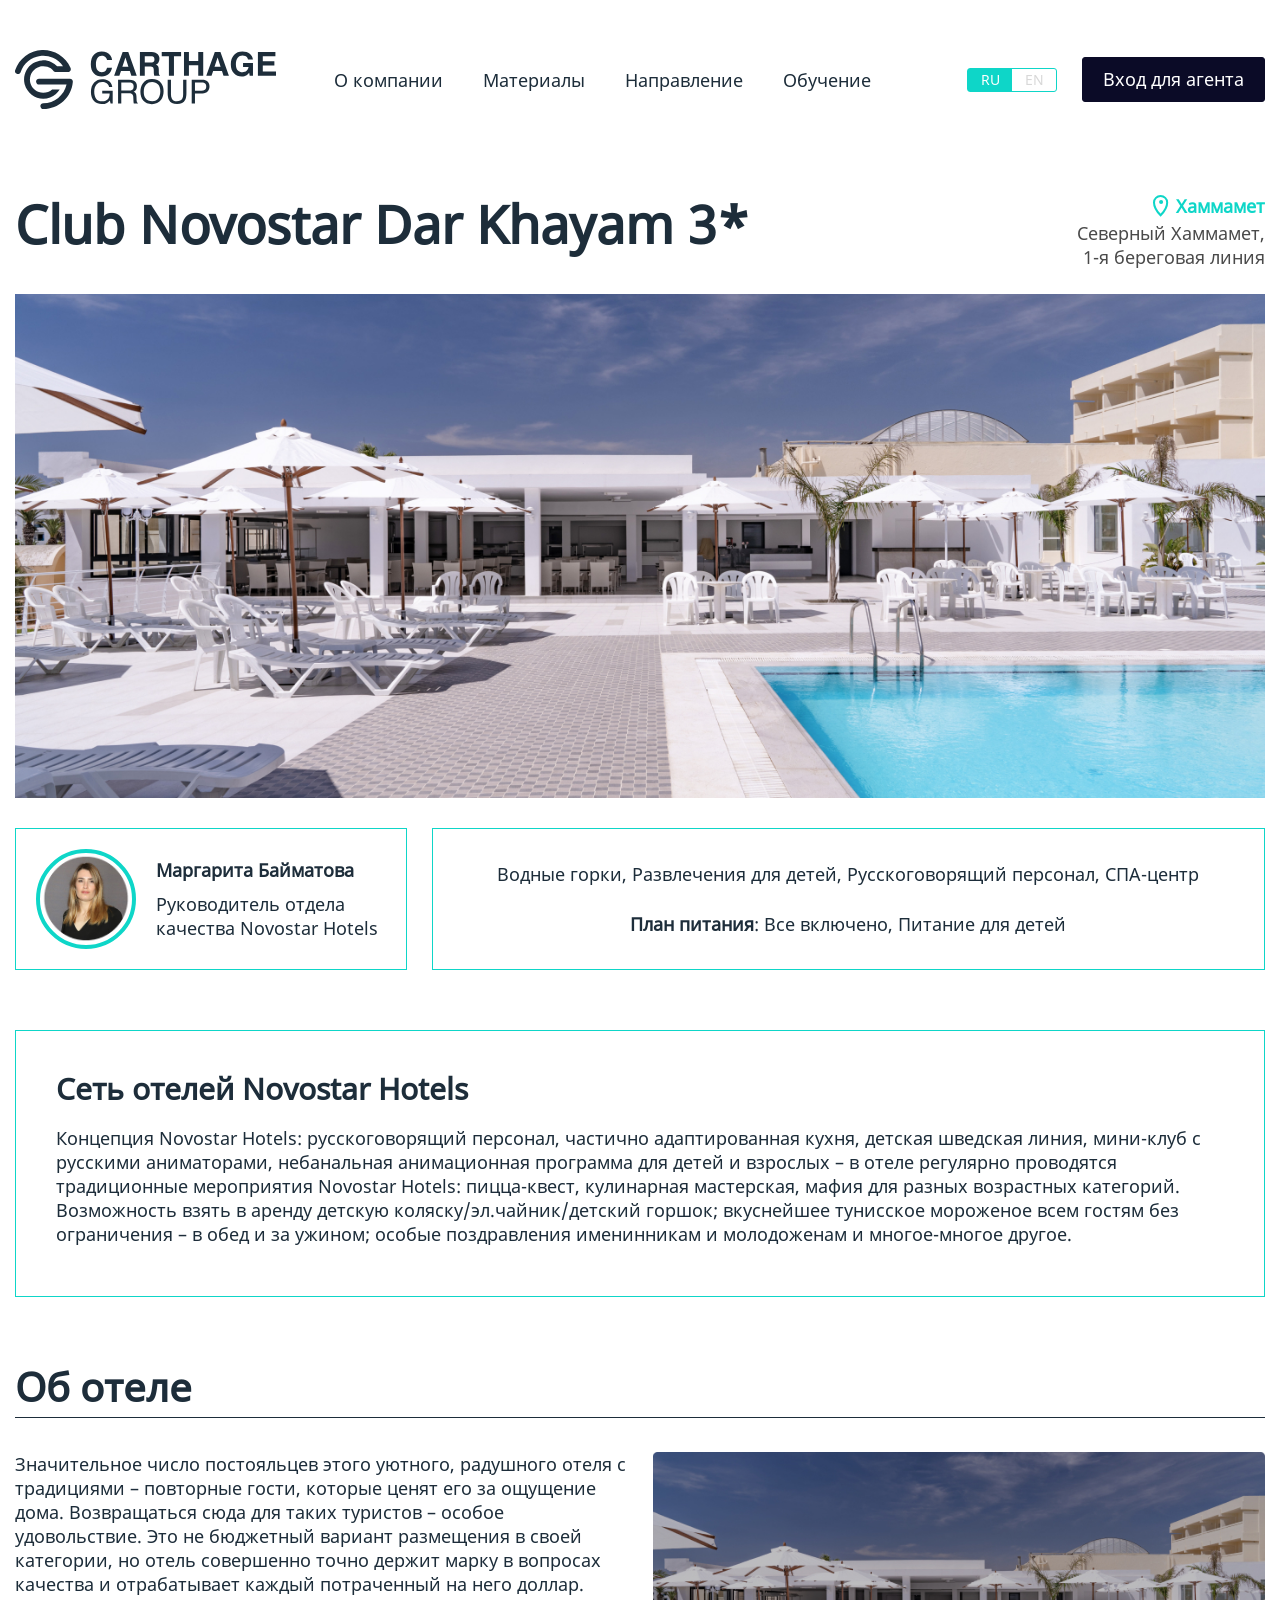
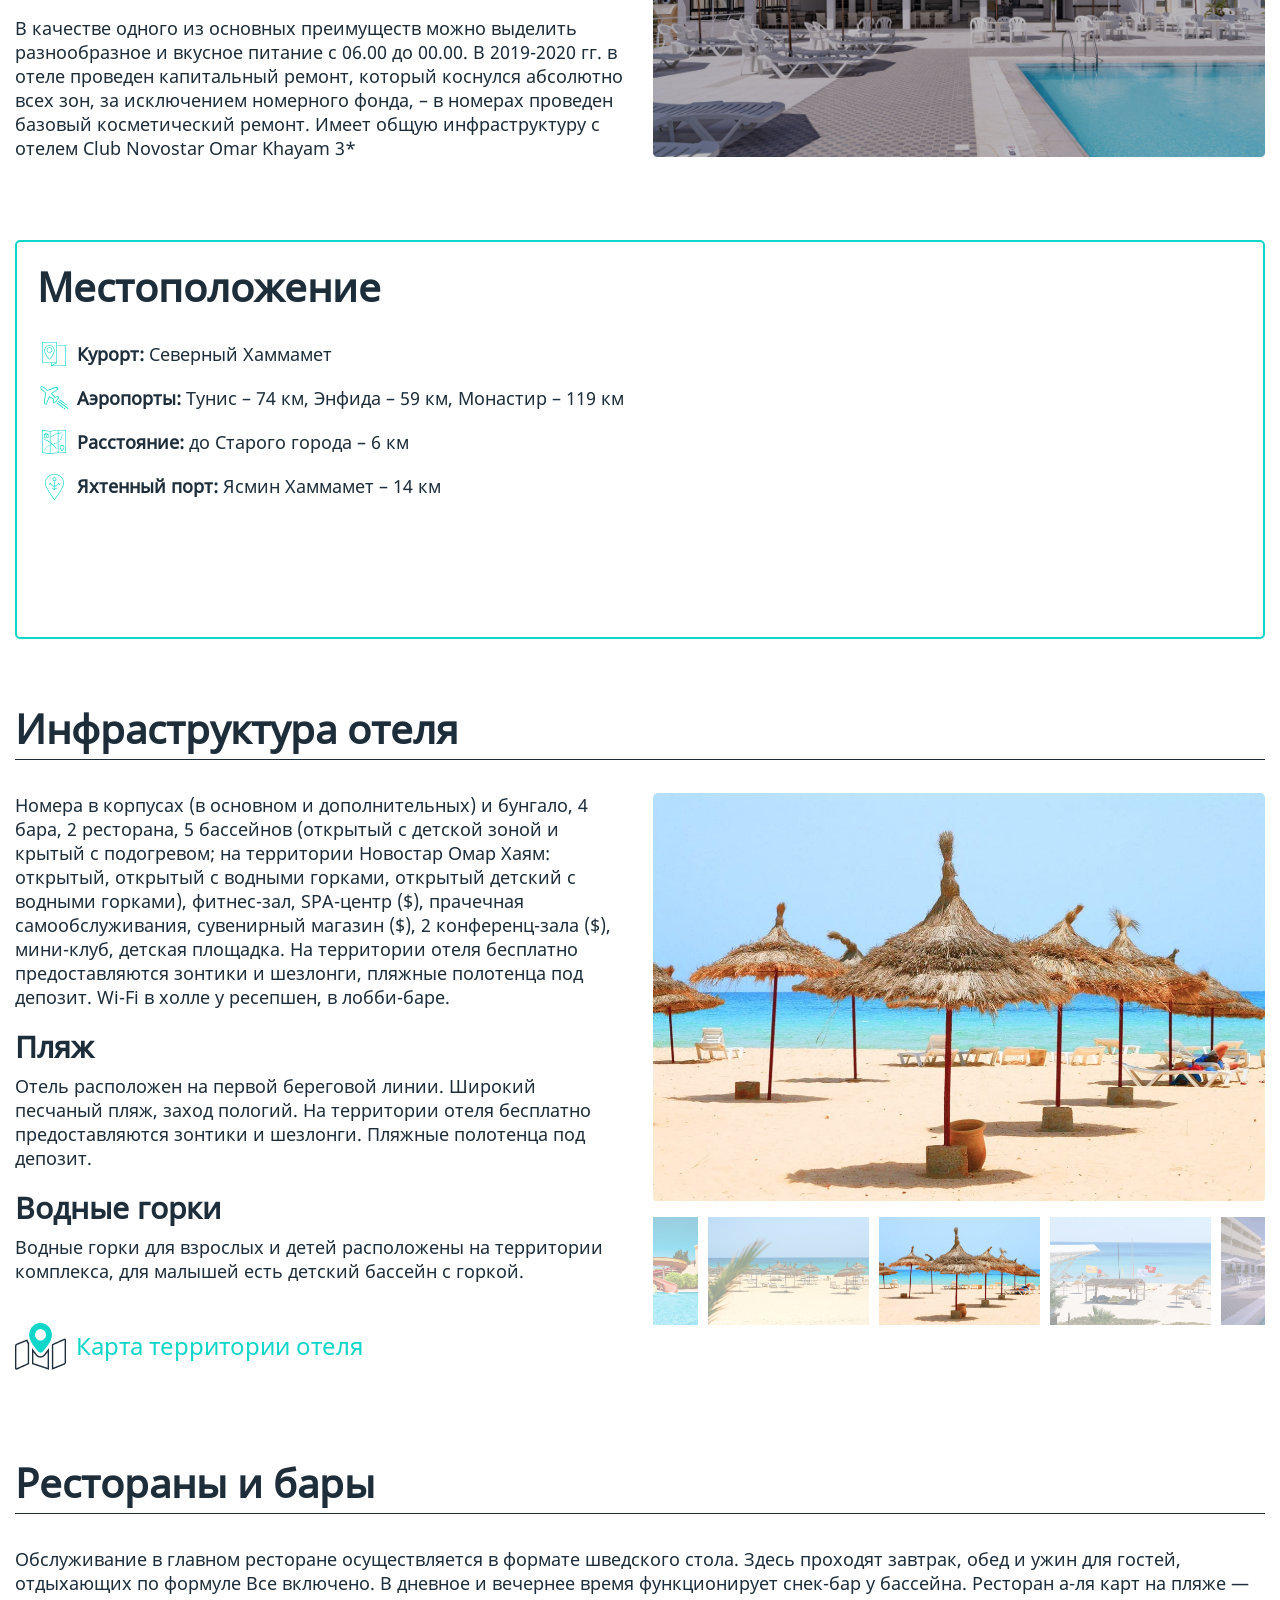
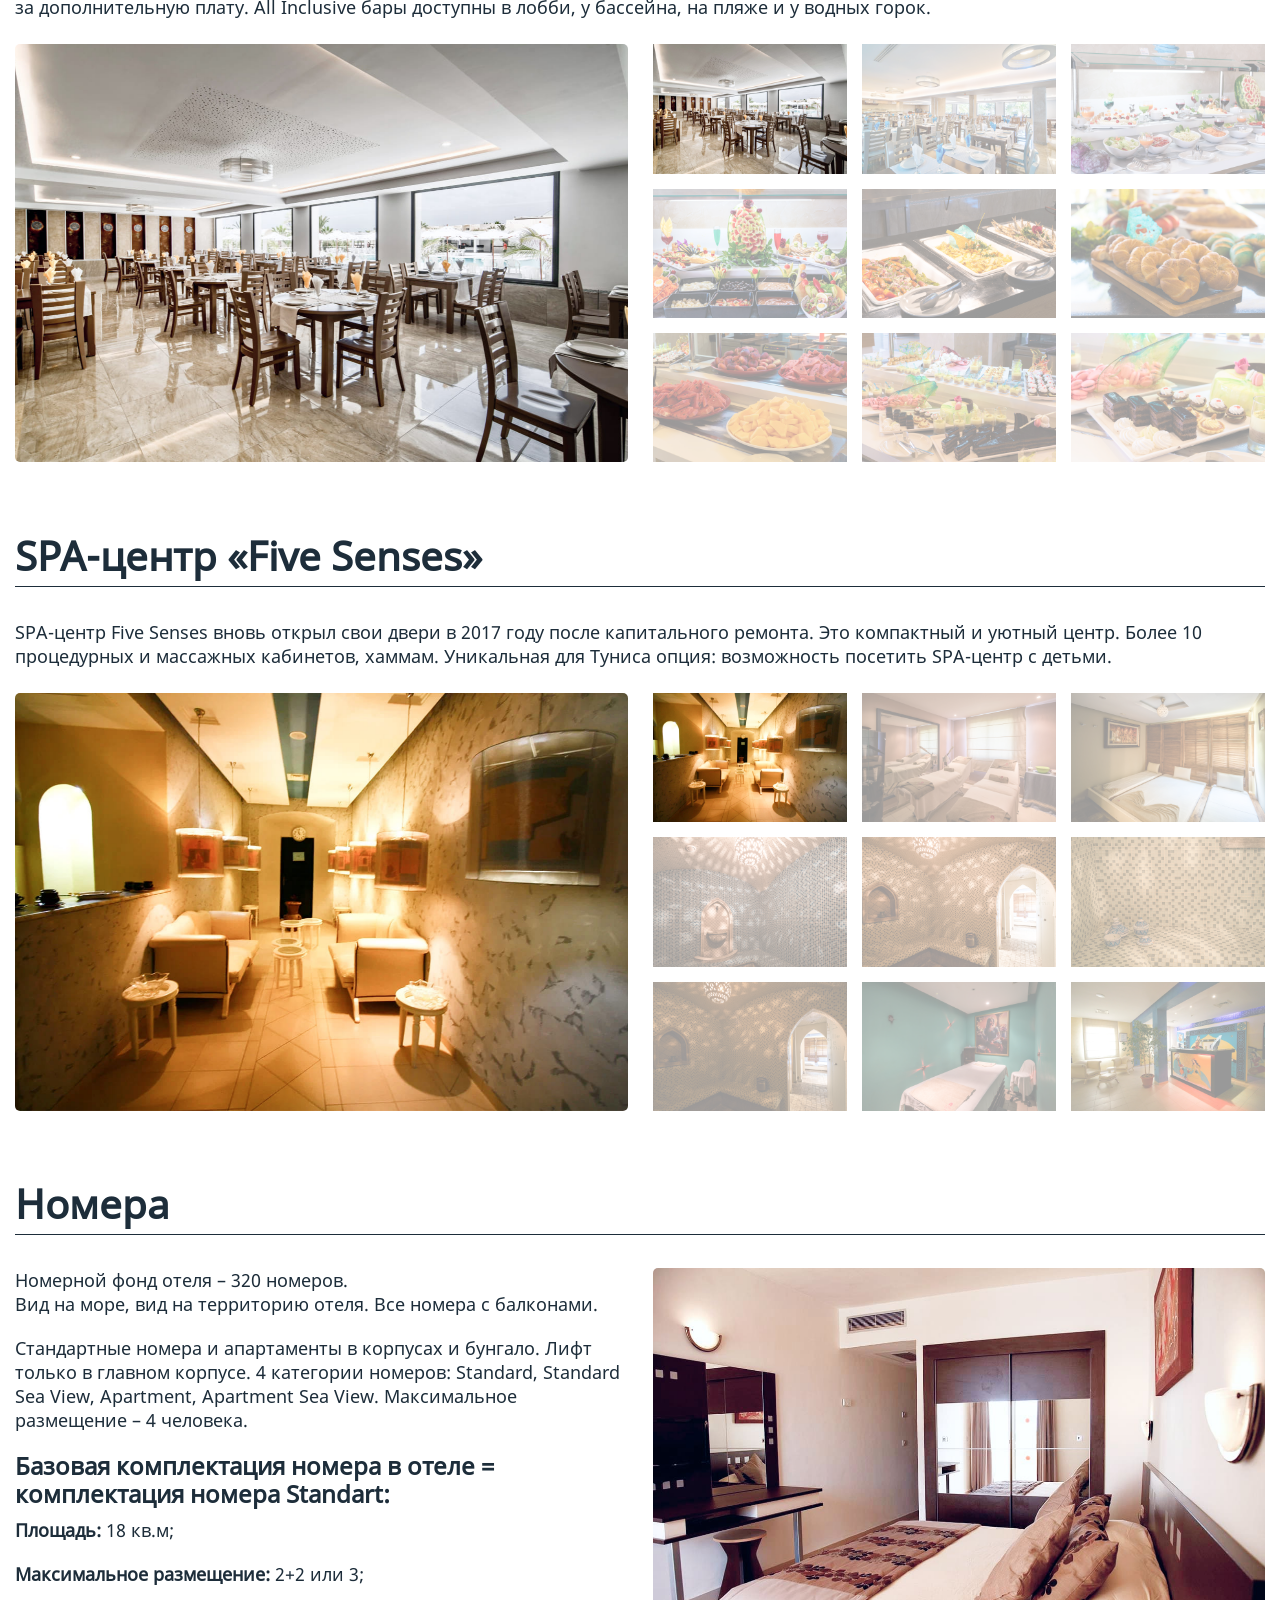
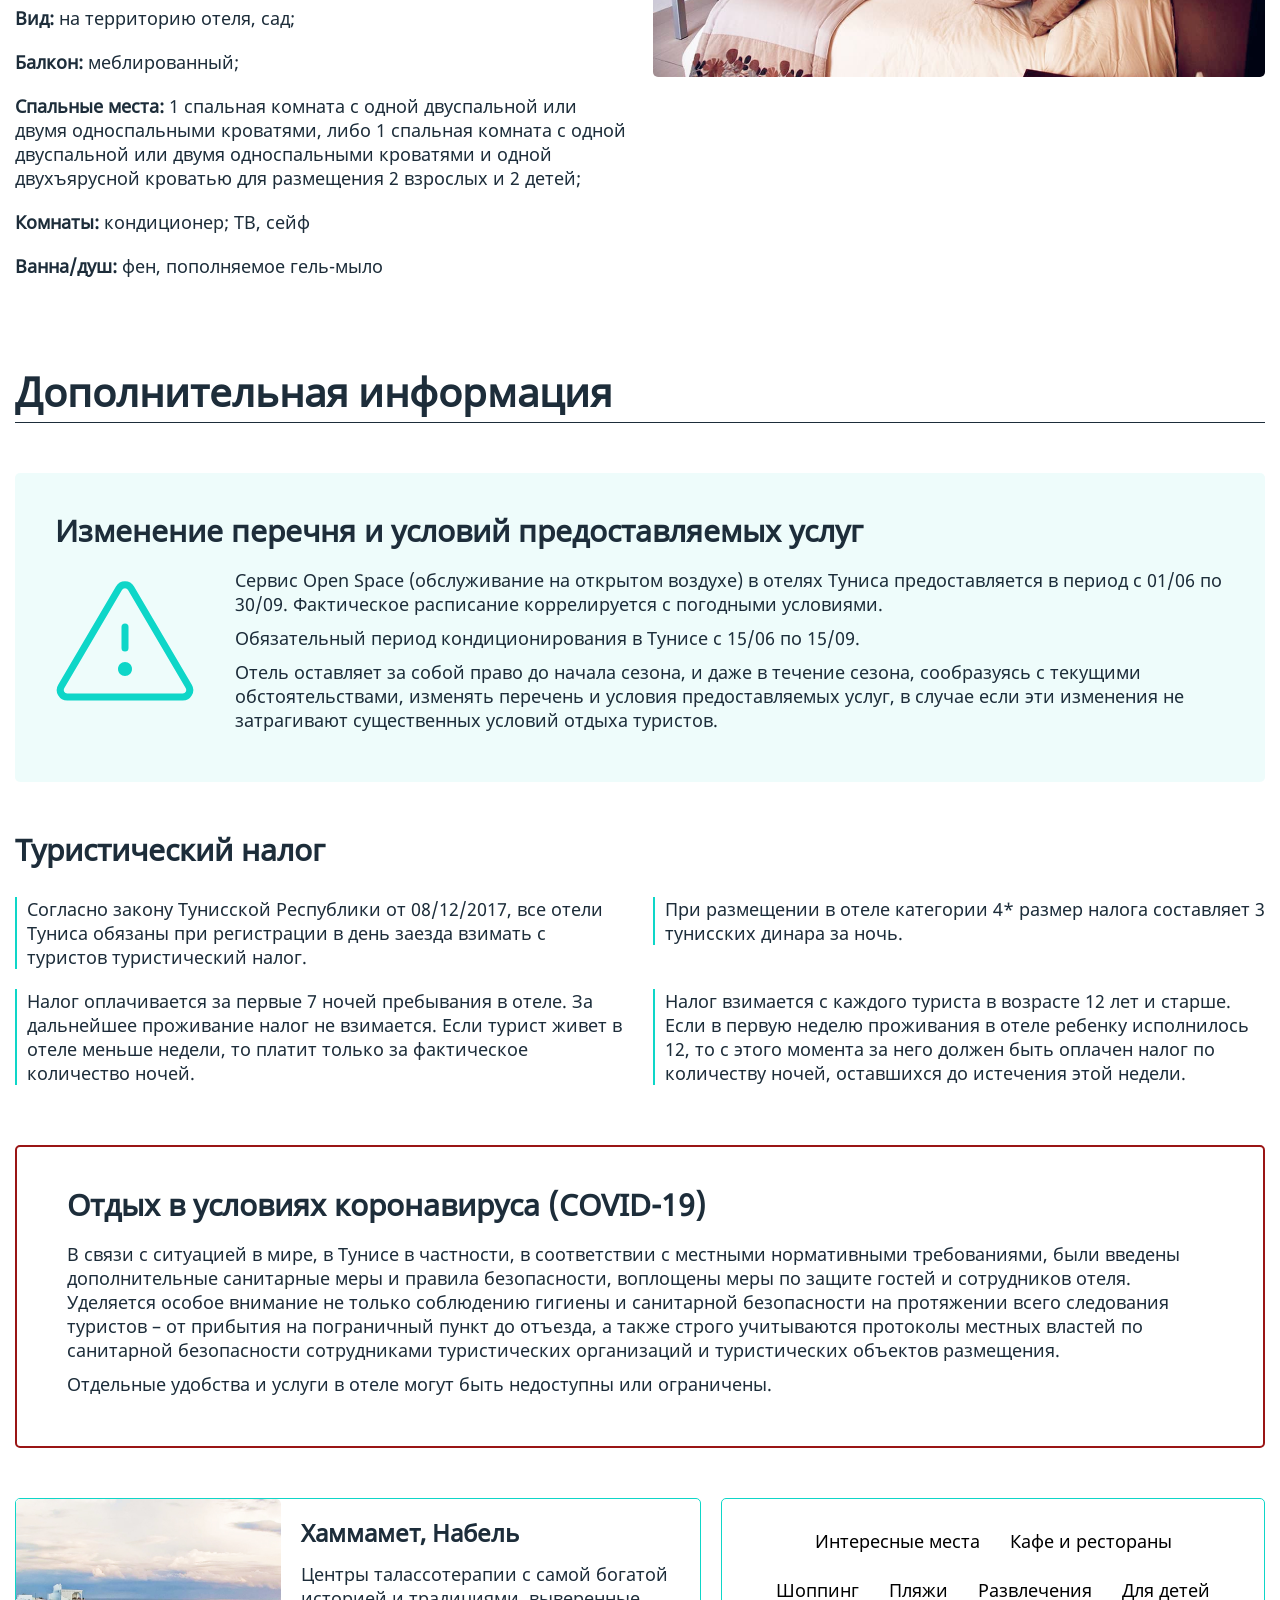
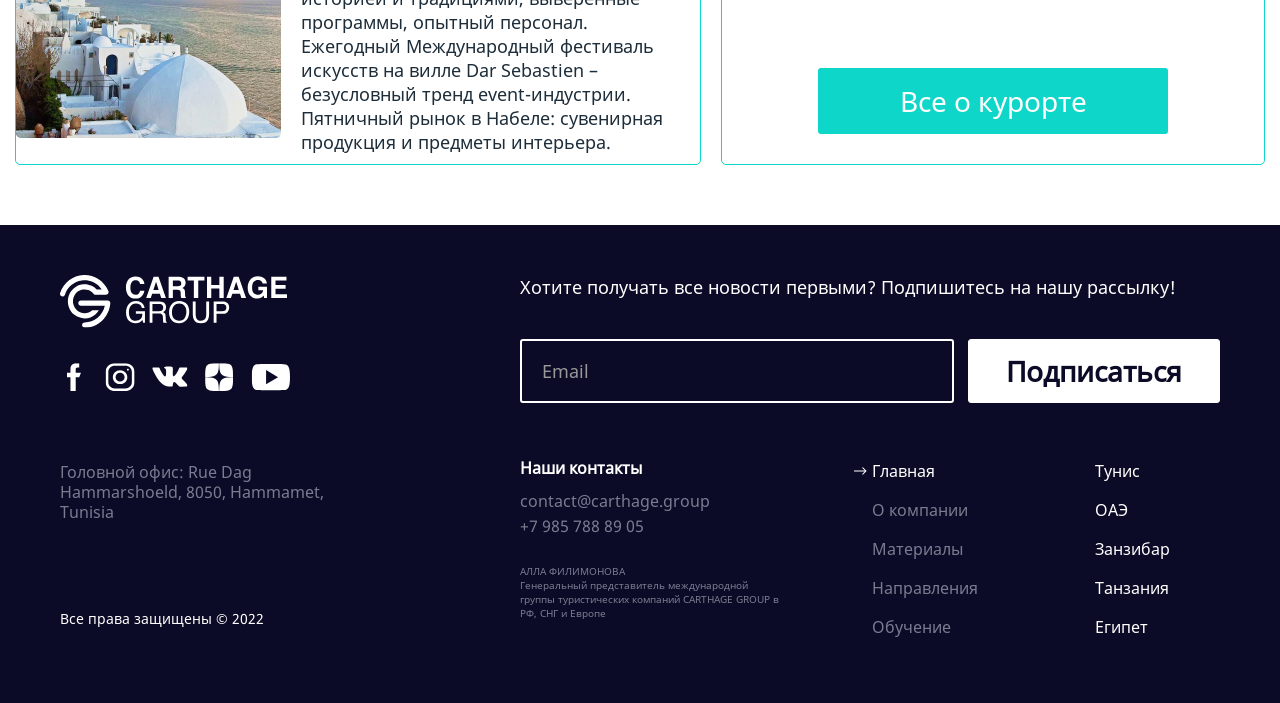
<file: hotel-dar.html>
<!DOCTYPE html>
<html lang="ru">
<head>
	<meta name="robots" content="noindex, nofollow">
	<meta http-equiv="X-UA-Compatible" content="IE=edge">
	<meta name="viewport" content="width=device-width, initial-scale=1">
	<meta charset="UTF-8">
	<title>Carthage Group</title>
	<meta name="description" content="">
	<meta name="keywords" content="">
	<meta property="og:title" content="">
 	<meta property="og:description" content="">
	<meta property="og:image" content="">
	<!--<link href="img/favicon.svg" rel="shortcut icon" type="image/x-icon">-->
	<link href="css/normalize.css" rel="stylesheet" type="text/css">
    <link href="css/slick.css" rel="stylesheet" type="text/css">
    <link href="css/slick-theme.css" rel="stylesheet" type="text/css">
	<link href="css/style.css" rel="stylesheet" type="text/css">
</head>
<body>
	<div class="up"></div>
	<div class="carthage-popup video-popup">
		<div class="video-popup-content">
			<img src="img/close.svg" alt="" class="popup-close video-popup-close">
			<iframe src="" frameborder="0" allow="accelerometer; autoplay; clipboard-write; encrypted-media; gyroscope; picture-in-picture" allowfullscreen></iframe>
		</div>
	</div>

	<div class="container">
		<header>
			<a href="/"><img src="img/logo.svg" alt="" class="logo"></a>
			<nav>
				<div role="button" class="navbar-toggler"><span></span></div>
				<ul class="navbar">
					<li class="navbar-item"><a href="#" class="navbar-link">О компании</a></li>
					<li class="navbar-item"><a href="#" class="navbar-link">Материалы</a></li>
					<li class="navbar-item menu-item-has-children">
						<a href="#" class="navbar-link">Направление</a>
						<ul class="sub-menu">
							<li class="navbar-item"><a href="#" class="navbar-link">Тунис</a></li>
							<li class="navbar-item"><a href="#" class="navbar-link">о.Джерба</a></li>
							<li class="navbar-item"><a href="#" class="navbar-link">ОАЭ</a></li>
							<li class="navbar-item"><a href="#" class="navbar-link">Занзибар</a></li>
							<li class="navbar-item"><a href="#" class="navbar-link">Танзания</a></li>
							<li class="navbar-item"><a href="#" class="navbar-link">Египет</a></li>
						</ul>
					</li>
					<li class="navbar-item"><a href="#" class="navbar-link">Обучение</a></li>
					<li class="select-lang">
						<div class="lang mobile-lang">
							<a href="#" class="lang-en">EN</a>
							<a href="#" class="lang-ru">RU</a>
						</div>
					</li>
				</ul>
			</nav>
			<div class="lang desktop-lang">
				<a href="#" class="lang-en">EN</a>
				<a href="#" class="lang-ru">RU</a>
			</div>
			<button class="agency-btn carthage-dark-btn">Вход для агента</button>
		</header>
	</div><!-- end container -->

	<div class="container hotel-content">

		<div class="hotel-title-wrap">
			<h1 class="country-title-h1">Club Novostar Dar Khayam 3*</h1>
			<div class="hotel-place">
				<span class="hotel-resort"><img src="img/hotels/place.svg" alt=""> Хаммамет</span>
				<span class="hotel-line">Северный Хаммамет, 1-я береговая линия</span>
			</div>
		</div>

		<div class="hotel-pic"><img src="img/hotels/main-pic.jpg" alt=""></div>

		<div class="hotel-info">
			<div class="hotel-spec">
				<div class="hotel-spec-ava"><img src="img/hotels/Rita.png" alt=""></div>
				<div class="hotet-spec-text">
					<div class="hotel-spec-name">Маргарита Байматова</div>
					<div class="hotel-spec-position">Руководитель отдела качества Novostar Hotels</div>
				</div>
			</div>
			<div class="hotel-character">
				<div class="hotel-property">Водные горки, Развлечения для детей, Русскоговорящий персонал, СПА-центр</div>
				<div class="hotel-food"><b>План питания</b>: Все включено, Питание для детей</div>
			</div>
		</div>

		<section class="hotel-chain">
			<h3>Сеть отелей Novostar Hotels</h3>
			<p>Концепция Novostar Hotels: русскоговорящий персонал, частично адаптированная кухня, детская шведская линия, мини-клуб с русскими аниматорами, небанальная анимационная программа для детей и взрослых – в отеле регулярно проводятся традиционные мероприятия Novostar Hotels: пицца-квест, кулинарная мастерская, мафия для разных возрастных категорий. Возможность взять в аренду детскую коляску/эл.чайник/детский горшок; вкуснейшее тунисское мороженое всем гостям без ограничения – в обед и за ужином; особые поздравления именинникам и молодоженам и многое-многое другое.</p>
		</section>

		<section class="hotel-about">
			<h2 class="country-title-h2">Об отеле</h2>
			<div class="hotel-about-wrap">
				<div class="hotel-about-text">
					<p>Значительное число постояльцев этого уютного, радушного отеля с традициями – повторные гости, которые ценят его за ощущение дома. Возвращаться сюда для таких туристов – особое удовольствие. Это не бюджетный вариант размещения в своей категории, но отель совершенно точно держит марку в вопросах качества и отрабатывает каждый потраченный на него доллар.</p>
					<p>В качестве одного из основных преимуществ можно выделить разнообразное и вкусное питание с 06.00 до 00.00. В 2019-2020 гг. в отеле проведен капитальный ремонт, который коснулся абсолютно всех зон, за исключением номерного фонда, – в номерах проведен базовый косметический ремонт. Имеет общую инфраструктуру с отелем Club Novostar Omar Khayam 3*</p>
				</div>
				<div class="hotel-about-pic"><img src="img/hotels/about.jpg" alt=""></div>
			</div>	
		</section>

		<section class="hotel-location">
			<div class="hotel-location-info">
				<h2>Место&shy;положение</h2>
				<ul>
					<li class="hotel-location-resort"><b>Курорт:</b> Северный Хаммамет</li>
					<li class="hotel-location-aero"><b>Аэропорты:</b> Тунис – 74 км, Энфида – 59 км, Монастир – 119 км</li>
					<li class="hotel-location-distance"><b>Расстояние:</b> до Старого города – 6 км</li>
					<li class="hotel-location-port"><b>Яхтенный порт:</b> Ясмин Хаммамет – 14 км</li>
				</ul>
			</div>
			<div class="hotel-location-map">
				<iframe src="https://www.google.com/maps/embed?pb=!1m18!1m12!1m3!1d3210.541187545292!2d10.6689061!3d36.4202945!2m3!1f0!2f0!3f0!3m2!1i1024!2i768!4f13.1!3m3!1m2!1s0x13029f2c8f4aed4b%3A0xe2373a589f25c806!2sDar%20Khayam%20H%C3%B4tel!5e0!3m2!1sru!2sru!4v1659713337536!5m2!1sru!2sru" width="100%" height="350" style="border:0;" allowfullscreen="" loading="lazy" referrerpolicy="no-referrer-when-downgrade"></iframe>
			</div>
		</section>

		<section class="hotel-infra">
			<h2 class="country-title-h2">Инфраструктура отеля</h2>
			<div class="hotel-infra-wrap">
				<div class="hotel-infra-text">
					<p>Номера в корпусах (в основном и дополнительных) и бунгало, 4 бара, 2 ресторана, 5 бассейнов (открытый с детской зоной и крытый с подогревом; на территории Новостар Омар Хаям: открытый, открытый с водными горками, открытый детский с водными горками), фитнес-зал, SPA-центр ($), прачечная самообслуживания, сувенирный магазин ($), 2 конференц-зала ($), мини-клуб, детская площадка. На территории отеля бесплатно предоставляются зонтики и шезлонги, пляжные полотенца под депозит. Wi-Fi в холле у ресепшен, в лобби-баре.</p>
					<h3>Пляж</h3>
					<p>Отель расположен на первой береговой линии. Широкий песчаный пляж, заход пологий. На территории отеля бесплатно предоставляются зонтики и шезлонги. Пляжные полотенца под депозит.</p>
					<h3>Водные горки</h3>
					<p>Водные горки для взрослых и детей расположены на территории комплекса, для малышей есть детский бассейн с горкой.</p>
					<a href="#" class="hotel-plan"><img src="img/hotels/hotel-plan.png" alt=""> Карта территории отеля</a>
					
					<div class="hotel-plan-popup-wrap">
						<span class="hotel-plan-popup">
							<img src="img/close.svg" alt="" class="popup-close">
							<img src="img/hotels/dar-schema.jpg" alt="" class="hotel-plan-pic">
						</span>
					</div>

				</div>
				<div class="hotel-infra-slider">
					<div class="hotel-infra-slider-wrap">
						<div class="hotel-infra-slider-for">
							<div><img src="img/hotels/infra-1.jpg" alt=""></div>
							<div><img src="img/hotels/infra-2.jpg" alt=""></div>
							<div><img src="img/hotels/infra-3.jpg" alt=""></div>
							<div><img src="img/hotels/infra-4.jpg" alt=""></div>
							<div><img src="img/hotels/infra-5.jpg" alt=""></div>
							<div><img src="img/hotels/infra-6.jpg" alt=""></div>
						</div>
						<div class="hotel-infra-slider-nav">
							<div class="hotel-infra-slide"><img src="img/hotels/infra-1.jpg" alt=""></div>
							<div class="hotel-infra-slide"><img src="img/hotels/infra-2.jpg" alt=""></div>
							<div class="hotel-infra-slide"><img src="img/hotels/infra-3.jpg" alt=""></div>
							<div class="hotel-infra-slide"><img src="img/hotels/infra-4.jpg" alt=""></div>
							<div class="hotel-infra-slide"><img src="img/hotels/infra-5.jpg" alt=""></div>
							<div class="hotel-infra-slide"><img src="img/hotels/infra-6.jpg" alt=""></div>
						</div>
					</div>
				</div>
			</div>	
		</section>

		<section class="food">
			<h2 class="country-title-h2">Рестораны и бары</h2>
			<p>Обслуживание в главном ресторане осуществляется в формате шведского стола. Здесь проходят завтрак, обед и ужин для гостей, отдыхающих по формуле Все включено. В дневное и вечернее время функционирует снек-бар у бассейна. Ресторан а-ля карт на пляже — за дополнительную плату. All Inclusive бары доступны в лобби, у бассейна, на пляже и у водных горок.</p>
			<div class="food-slider-wrap">
				<input type="radio" name="food-slider" id="food-slide-1" checked>
				<input type="radio" name="food-slider" id="food-slide-2">
				<input type="radio" name="food-slider" id="food-slide-3">
				<input type="radio" name="food-slider" id="food-slide-4">
				<input type="radio" name="food-slider" id="food-slide-5">
				<input type="radio" name="food-slider" id="food-slide-6">
				<input type="radio" name="food-slider" id="food-slide-7">
				<input type="radio" name="food-slider" id="food-slide-8">
				<input type="radio" name="food-slider" id="food-slide-9">
				<div class="food-slider-for">
					<img class="food-slide-1" src="img/hotels/eda-1.jpg" alt="">
					<img class="food-slide-2" src="img/hotels/eda-2.jpg" alt="">
					<img class="food-slide-3" src="img/hotels/eda-3.jpg" alt="">
					<img class="food-slide-4" src="img/hotels/eda-4.jpg" alt="">
					<img class="food-slide-5" src="img/hotels/eda-5.jpg" alt="">
					<img class="food-slide-6" src="img/hotels/eda-6.jpg" alt="">
					<img class="food-slide-7" src="img/hotels/eda-7.jpg" alt="">
					<img class="food-slide-8" src="img/hotels/eda-8.jpg" alt="">
					<img class="food-slide-9" src="img/hotels/eda-9.jpg" alt="">
				</div>
				<div class="food-slider-nav">
					<label for="food-slide-1"><img src="img/hotels/eda-1.jpg" alt=""></label>
					<label for="food-slide-2"><img src="img/hotels/eda-2.jpg" alt=""></label>
					<label for="food-slide-3"><img src="img/hotels/eda-3.jpg" alt=""></label>
					<label for="food-slide-4"><img src="img/hotels/eda-4.jpg" alt=""></label>
					<label for="food-slide-5"><img src="img/hotels/eda-5.jpg" alt=""></label>
					<label for="food-slide-6"><img src="img/hotels/eda-6.jpg" alt=""></label>
					<label for="food-slide-7"><img src="img/hotels/eda-7.jpg" alt=""></label>
					<label for="food-slide-8"><img src="img/hotels/eda-8.jpg" alt=""></label>
					<label for="food-slide-9"><img src="img/hotels/eda-9.jpg" alt=""></label>
				</div>
			</div>
		</section>

		<section class="spa">
			<h2 class="country-title-h2">SPA-центр «Five Senses»</h2>
			<p>SPA-центр Five Senses вновь открыл свои двери в 2017 году после капитального ремонта. Это компактный и уютный центр. Более 10 процедурных и массажных кабинетов, хаммам. Уникальная для Туниса опция: возможность посетить SPA-центр с детьми.</p>
			<div class="spa-slider-wrap">
				<input type="radio" name="spa-slider" id="spa-slide-1" checked>
				<input type="radio" name="spa-slider" id="spa-slide-2">
				<input type="radio" name="spa-slider" id="spa-slide-3">
				<input type="radio" name="spa-slider" id="spa-slide-4">
				<input type="radio" name="spa-slider" id="spa-slide-5">
				<input type="radio" name="spa-slider" id="spa-slide-6">
				<input type="radio" name="spa-slider" id="spa-slide-7">
				<input type="radio" name="spa-slider" id="spa-slide-8">
				<input type="radio" name="spa-slider" id="spa-slide-9">
				<div class="spa-slider-for">
					<img class="spa-slide-1" src="img/hotels/spa-1.jpg" alt="">
					<img class="spa-slide-2" src="img/hotels/spa-2.jpg" alt="">
					<img class="spa-slide-3" src="img/hotels/spa-3.jpg" alt="">
					<img class="spa-slide-4" src="img/hotels/spa-4.jpg" alt="">
					<img class="spa-slide-5" src="img/hotels/spa-5.jpg" alt="">
					<img class="spa-slide-6" src="img/hotels/spa-6.jpg" alt="">
					<img class="spa-slide-7" src="img/hotels/spa-7.jpg" alt="">
					<img class="spa-slide-8" src="img/hotels/spa-8.jpg" alt="">
					<img class="spa-slide-9" src="img/hotels/spa-9.jpg" alt="">
				</div>
				<div class="spa-slider-nav">
					<label for="spa-slide-1"><img src="img/hotels/spa-1.jpg" alt=""></label>
					<label for="spa-slide-2"><img src="img/hotels/spa-2.jpg" alt=""></label>
					<label for="spa-slide-3"><img src="img/hotels/spa-3.jpg" alt=""></label>
					<label for="spa-slide-4"><img src="img/hotels/spa-4.jpg" alt=""></label>
					<label for="spa-slide-5"><img src="img/hotels/spa-5.jpg" alt=""></label>
					<label for="spa-slide-6"><img src="img/hotels/spa-6.jpg" alt=""></label>
					<label for="spa-slide-7"><img src="img/hotels/spa-7.jpg" alt=""></label>
					<label for="spa-slide-8"><img src="img/hotels/spa-8.jpg" alt=""></label>
					<label for="spa-slide-9"><img src="img/hotels/spa-9.jpg" alt=""></label>
				</div>
			</div>
		</section>

		<section class="rooms">
			<h2 class="country-title-h2">Номера</h2>
			<div class="rooms-main-wrap">
				<div class="rooms-main-info">
					<p>Номерной фонд отеля – 320 номеров.<br>
					Вид на море, вид на территорию отеля. Все номера с балконами.</p>
					<p>Стандартные номера и апартаменты в корпусах и бунгало. Лифт только в главном корпусе. 4 категории номеров: Standard, Standard Sea View, Apartment, Apartment Sea View. Максимальное размещение – 4 человека.</p>
					<h4>Базовая комплектация номера в отеле = комплектация номера <b>Standart</b>:</h4>
					<p><b>Площадь:</b> 18 кв.м;</p>
					<p><b>Максимальное размещение:</b> 2+2 или 3;</p>
					<p><b>Вид:</b> на территорию отеля, сад;</p>
					<p><b>Балкон:</b> меблированный;</p>
					<p><b>Спальные места:</b> 1 спальная комната с одной двуспальной или двумя односпальными кроватями, либо 1 спальная комната с одной двуспальной или двумя односпальными кроватями и одной двухъярусной кроватью для размещения 2 взрослых и 2 детей;</p>
					<p><b>Комнаты:</b> кондиционер; ТВ, сейф</p>
					<p><b>Ванна/душ:</b> фен, пополняемое гель-мыло</p>
				</div>
				<div class="rooms-main-pic"><img src="img/hotels/room.jpg" alt=""></div>
			</div>
		</section>

		<section class="dop">
			<h2 class="country-title-h2">Дополнительная информация</h2>

			<div class="dop-change">
				<h3>Изменение перечня и условий предоставляемых услуг</h3>
				<img src="img/hotels/achtung.svg" alt="" class="dop-achtung">
				<p>Сервис Open Space (обслуживание на открытом воздухе) в отелях Туниса предоставляется в период с 01/06 по 30/09. Фактическое расписание коррелируется с погодными условиями.</p>
				<p>Обязательный период кондиционирования в Тунисе с 15/06 по 15/09.</p>
				<p>Отель оставляет за собой право до начала сезона, и даже в течение сезона, сообразуясь с текущими обстоятельствами, изменять перечень и условия предоставляемых услуг, в случае если эти изменения не затрагивают существенных условий отдыха туристов.</p>
			</div>

			<div class="tur-nalog">
				<h3>Туристический налог</h3>
				<div class="tur-nalog-wrap">
					<div class="tur-nalog-item"><p>Согласно закону Тунисской Республики от 08/12/2017, все отели Туниса обязаны при регистрации в день заезда взимать с туристов туристический налог.</p></div>
					<div class="tur-nalog-item"><p>При размещении в отеле категории 4* размер налога составляет 3 тунисских динара за ночь.</p></div>
					<div class="tur-nalog-item"><p>Налог оплачивается за первые 7 ночей пребывания в отеле. За дальнейшее проживание налог не взимается. Если турист живет в отеле меньше недели, то платит только за фактическое количество ночей.</p></div>
					<div class="tur-nalog-item"><p>Налог взимается с каждого туриста в возрасте 12 лет и старше. Если в первую неделю проживания в отеле ребенку исполнилось 12, то с этого момента за него должен быть оплачен налог по количеству ночей, оставшихся до истечения этой недели.</p></div>
				</div>
			</div>

			<div class="dop-covid">
				<h3>Отдых в условиях коронавируса (COVID-19)</h3>
				<p>В связи с ситуацией в мире, в Тунисе в частности, в соответствии с местными нормативными требованиями, были введены дополнительные санитарные меры и правила безопасности, воплощены меры по защите гостей и сотрудников отеля. Уделяется особое внимание не только соблюдению гигиены и санитарной безопасности на протяжении всего следования туристов – от прибытия на пограничный пункт до отъезда, а также строго учитываются протоколы местных властей по санитарной безопасности сотрудниками туристических организаций и туристических объектов размещения.</p>
				<p>Отдельные удобства и услуги в отеле могут быть недоступны или ограничены.</p>
			</div>

			<div class="dop-resort">
				<div class="dop-resort-info">
					<img src="img/hotels/hammamet.jpg" alt="">
					<div>
						<h4>Хаммамет, Набель</h4>
						<p>Центры талассотерапии с самой богатой историей и традициями, выверенные программы, опытный персонал. Ежегодный Международный фестиваль искусств на вилле Dar Sebastien – безусловный тренд event-индустрии. Пятничный рынок в Набеле: сувенирная продукция и предметы интерьера.</p>
					</div>
				</div>
				<div class="dop-resort-links">
					<div class="dop-resort-links-small">
						<a href="#">Интересные места</a>
						<a href="#">Кафе и рестораны</a>
						<a href="#">Шоппинг</a>
						<a href="#">Пляжи</a>
						<a href="#">Развлечения</a>
						<a href="#">Для детей</a>
					</div>
					<a href="#" class="dop-resort-links-big">Все о курорте</a>
				</div>	
			</div>

		</section>


	</div><!-- end container -->

	<footer>
		<div class="container">
			<div class="foot-left">
				<img src="img/logo-foot.svg" alt="" class="foot-logo">
				<div class="foot-soc">
						<a href="#"><img src="img/fb.svg" alt=""></a>
						<a href="#"><img src="img/inst.svg" alt=""></a>
						<a href="#"><img src="img/vk.svg" alt=""></a>
						<a href="#"><img src="img/zen.svg" alt=""></a>
						<a href="#"><img src="img/yt.svg" alt=""></a>
				</div>
				<div class="foot-address">
					Головной офис: Rue Dag Hammarshoeld, 8050, Hammamet, Tunisia
				</div>
			</div>
			<div class="foot-right">
				<div class="foot-subscription">
					<div class="foot-subscription-title">Хотите получать все новости первыми? Подпишитесь на нашу рассылку!</div>
					<div class="foot-subscription-form">
						<form action="">
							<input type="email" placeholder="Email">
							<input type="submit" value="Подписаться">
						</form>
					</div>
					<div class="foot-contacts-menu">
						<div class="foot-contacts">
							<h5>Наши контакты</h5>
							<a href="mailto:contact@carthage.group">contact@carthage.group</a>
							<a href="tel:+79857888905">+7 985 788 89 05</a>
							<div class="foot-contacts-person">
								АЛЛА ФИЛИМОНОВА <br>Генеральный представитель международной группы туристических компаний CARTHAGE GROUP в РФ, СНГ и Европе
							</div>
						</div>
						<ul class="foot-menu">
							<li><a href="#" class="active">Главная</a></li>
							<li><a href="#">О компании</a></li>
							<li><a href="#">Материалы</a></li>
							<li><a href="#">Направления</a></li>
							<li><a href="#">Обучение</a></li>
						</ul>
						<ul class="foot-countries">
							<li><a href="#">Тунис</a></li>
							<li><a href="#">ОАЭ</a></li>
							<li><a href="#">Занзибар</a></li>
							<li><a href="#">Танзания</a></li>
							<li><a href="#">Египет</a></li>
						</ul>
					</div>
				</div>
			</div>
			<div class="foot-copy">Все права защищены &copy; 2022</div>
		</div>
	</footer>

	<script src="js/jquery-3.6.0.min.js"></script>
    <script src="js/slick.min.js"></script>
	<script src="js/scripts.js"></script>
</body>
</html>
</file>
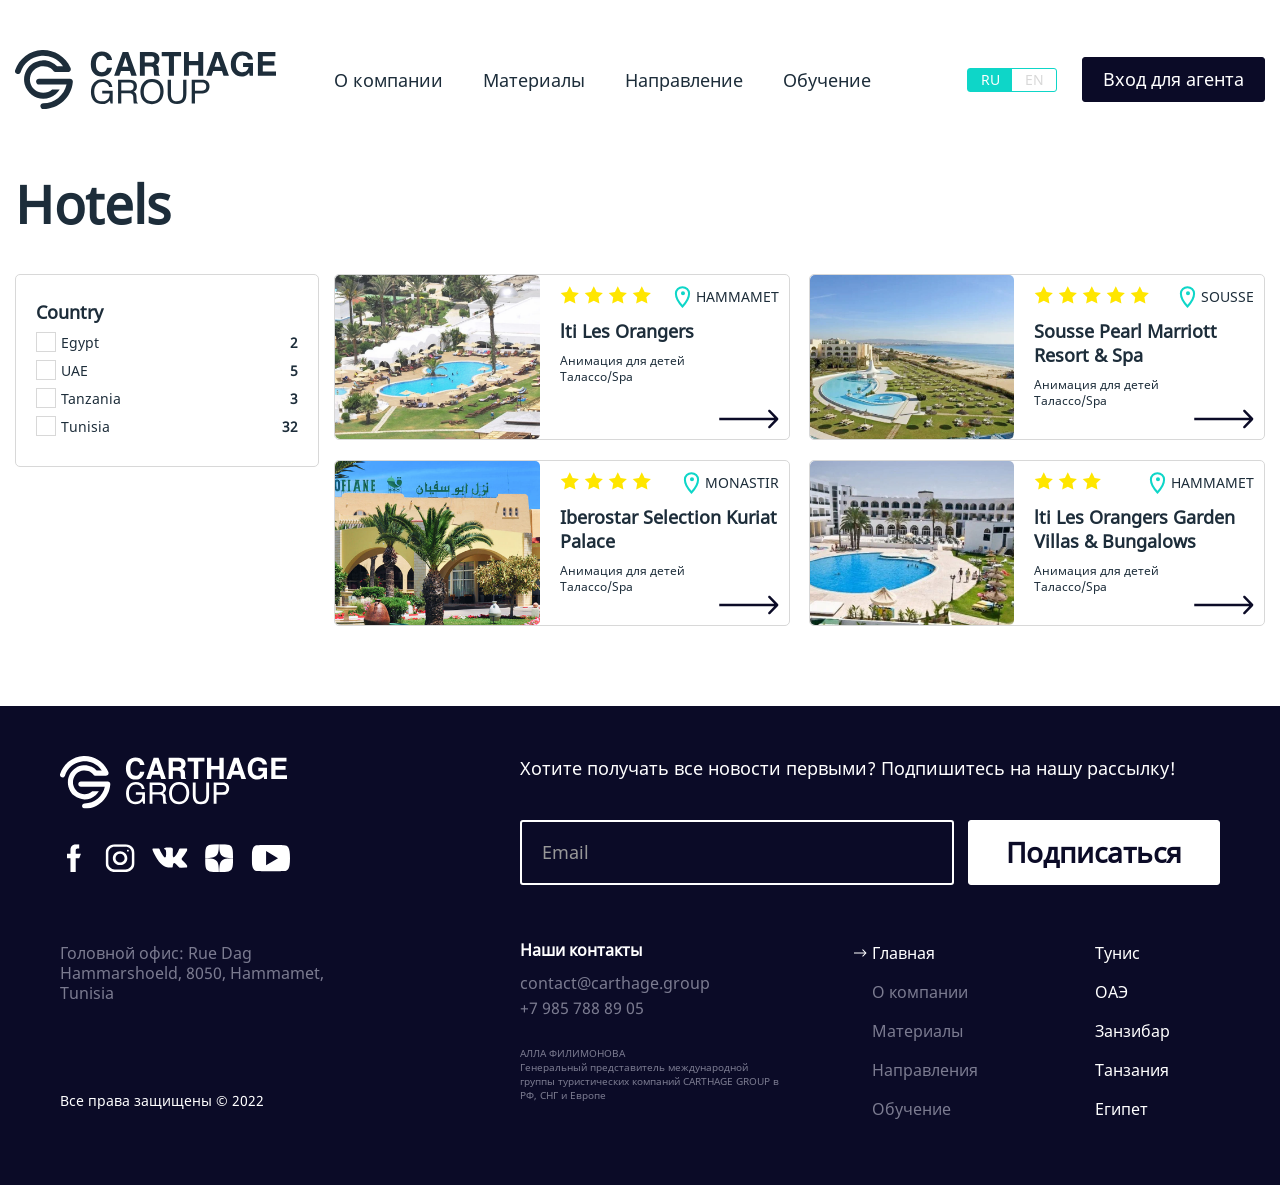
<file: hotels.html>
<!DOCTYPE html>
<html lang="ru">
<head>
	<meta name="robots" content="noindex, nofollow">
	<meta http-equiv="X-UA-Compatible" content="IE=edge">
	<meta name="viewport" content="width=device-width, initial-scale=1">
	<meta charset="UTF-8">
	<title>Carthage Group</title>
	<meta name="description" content="">
	<meta name="keywords" content="">
	<meta property="og:title" content="">
 	<meta property="og:description" content="">
	<meta property="og:image" content="">
	<!--<link href="img/favicon.svg" rel="shortcut icon" type="image/x-icon">-->
	<link href="css/normalize.css" rel="stylesheet" type="text/css">
    <link href="css/slick.css" rel="stylesheet" type="text/css">
    <link href="css/slick-theme.css" rel="stylesheet" type="text/css">
	<link href="css/style.css" rel="stylesheet" type="text/css">
</head>
<body>

	<div class="container">

		<header>
			<a href="/"><img src="img/logo.svg" alt="" class="logo"></a>
			<nav>
				<div role="button" class="navbar-toggler"><span></span></div>
				<ul class="navbar">
					<li class="navbar-item"><a href="#" class="navbar-link">О компании</a></li>
					<li class="navbar-item"><a href="#" class="navbar-link">Материалы</a></li>
					<li class="navbar-item menu-item-has-children">
						<a href="#" class="navbar-link">Направление</a>
						<ul class="sub-menu">
							<li class="navbar-item"><a href="#" class="navbar-link">Тунис</a></li>
							<li class="navbar-item"><a href="#" class="navbar-link">о.Джерба</a></li>
							<li class="navbar-item"><a href="#" class="navbar-link">ОАЭ</a></li>
							<li class="navbar-item"><a href="#" class="navbar-link">Занзибар</a></li>
							<li class="navbar-item"><a href="#" class="navbar-link">Танзания</a></li>
							<li class="navbar-item"><a href="#" class="navbar-link">Египет</a></li>
						</ul>
					</li>
					<li class="navbar-item"><a href="#" class="navbar-link">Обучение</a></li>
					<li class="select-lang">
						<div class="lang mobile-lang">
							<a href="#" class="lang-en">EN</a>
							<a href="#" class="lang-ru">RU</a>
						</div>
					</li>
				</ul>
			</nav>
			<div class="lang desktop-lang">
				<a href="#" class="lang-en">EN</a>
				<a href="#" class="lang-ru">RU</a>
			</div>
			<button class="agency-btn carthage-dark-btn">Вход для агента</button>
		</header>

	</div><!-- end container -->



	<div class="container all-hotels-container">

		<h1 class="country-title-h1">Hotels</h1>

		<div class="all-hotels-content">

			<div class="all-hotels-filter-wrap">

				<div class="all-hotels-filter-mob">
					<img src="img/arr-right.svg" alt="" class="visible">
					<img src="img/arr-left.svg" alt="">
					<br>
					F<br>I<br>L<br>T<br>E<br>R<br>S
				</div>

				<h4>Country</h4>
				<input type='checkbox' name='check-country' value='' id='Egypt'> <label for='Egypt'>Egypt <span>2</span></label>
				<input type='checkbox' name='check-country' value='' id='UAE'> <label for='UAE'>UAE <span>5</span></label>
				<input type='checkbox' name='check-country' value='' id='Tanzania'> <label for='Tanzania'>Tanzania <span>3</span></label>
				<input type='checkbox' name='check-country' value='' id='Tunisia'> <label for='Tunisia'>Tunisia <span>32</span></label>
			</div>

			<div class="all-hotels-list">

				<a href="#" class="all-hotels-item">
					<img src="img/hotels/obl-1.jpg" alt="" class="all-hotels-pic">
					<div class="all-hotels-text">
						<div class="stars-resort-wrap">
							<div class="all-hotels-stars">
								<img src="img/hotels/hotel-star.svg" alt="">
								<img src="img/hotels/hotel-star.svg" alt="">
								<img src="img/hotels/hotel-star.svg" alt="">
								<img src="img/hotels/hotel-star.svg" alt="">
							</div>
							<div class="all-hotels-resort"><img src="img/hotels/hotel-map.svg" alt=""> Hammamet</div>	
						</div>
						<h4 class="all-hotels-title">lti Les Orangers</h4>
						<div class="all-hotels-char">Анимация для детей<br>Талассо/Spa</div>
						<img src="img/hotels/hotel-arr-right.svg" alt="" class="all-hotels-arr">
					</div>
				</a>

				<a href="#" class="all-hotels-item">
					<img src="img/hotels/obl-2.jpg" alt="" class="all-hotels-pic">
					<div class="all-hotels-text">
						<div class="stars-resort-wrap">
							<div class="all-hotels-stars">
								<img src="img/hotels/hotel-star.svg" alt="">
								<img src="img/hotels/hotel-star.svg" alt="">
								<img src="img/hotels/hotel-star.svg" alt="">
								<img src="img/hotels/hotel-star.svg" alt="">
								<img src="img/hotels/hotel-star.svg" alt="">
							</div>
							<div class="all-hotels-resort"><img src="img/hotels/hotel-map.svg" alt=""> Sousse</div>	
						</div>
						<h4 class="all-hotels-title">Sousse Pearl Marriott Resort & Spa</h4>
						<div class="all-hotels-char">Анимация для детей<br>Талассо/Spa</div>
						<img src="img/hotels/hotel-arr-right.svg" alt="" class="all-hotels-arr">
					</div>
				</a>

				<a href="#" class="all-hotels-item">
					<img src="img/hotels/obl-3.jpg" alt="" class="all-hotels-pic">
					<div class="all-hotels-text">
						<div class="stars-resort-wrap">
							<div class="all-hotels-stars">
								<img src="img/hotels/hotel-star.svg" alt="">
								<img src="img/hotels/hotel-star.svg" alt="">
								<img src="img/hotels/hotel-star.svg" alt="">
								<img src="img/hotels/hotel-star.svg" alt="">
							</div>
							<div class="all-hotels-resort"><img src="img/hotels/hotel-map.svg" alt=""> Monastir</div>	
						</div>
						<h4 class="all-hotels-title">Iberostar Selection Kuriat Palace</h4>
						<div class="all-hotels-char">Анимация для детей<br>Талассо/Spa</div>
						<img src="img/hotels/hotel-arr-right.svg" alt="" class="all-hotels-arr">
					</div>
				</a>

				<a href="#" class="all-hotels-item">
					<img src="img/hotels/obl-4.jpg" alt="" class="all-hotels-pic">
					<div class="all-hotels-text">
						<div class="stars-resort-wrap">
							<div class="all-hotels-stars">
								<img src="img/hotels/hotel-star.svg" alt="">
								<img src="img/hotels/hotel-star.svg" alt="">
								<img src="img/hotels/hotel-star.svg" alt="">
							</div>
							<div class="all-hotels-resort"><img src="img/hotels/hotel-map.svg" alt=""> Hammamet</div>	
						</div>
						<h4 class="all-hotels-title">lti Les Orangers Garden Villas & Bungalows</h4>
						<div class="all-hotels-char">Анимация для детей<br>Талассо/Spa</div>
						<img src="img/hotels/hotel-arr-right.svg" alt="" class="all-hotels-arr">
					</div>
				</a>

			</div>

		</div><!-- end all-hotels-content -->

	</div><!-- end container -->




	<footer>
		<div class="container">
			<div class="foot-left">
				<img src="img/logo-foot.svg" alt="" class="foot-logo">
				<div class="foot-soc">
						<a href="#"><img src="img/fb.svg" alt=""></a>
						<a href="#"><img src="img/inst.svg" alt=""></a>
						<a href="#"><img src="img/vk.svg" alt=""></a>
						<a href="#"><img src="img/zen.svg" alt=""></a>
						<a href="#"><img src="img/yt.svg" alt=""></a>
				</div>
				<div class="foot-address">
					Головной офис: Rue Dag Hammarshoeld, 8050, Hammamet, Tunisia
				</div>
			</div>
			<div class="foot-right">
				<div class="foot-subscription">
					<div class="foot-subscription-title">Хотите получать все новости первыми? Подпишитесь на нашу рассылку!</div>
					<div class="foot-subscription-form">
						<form action="">
							<input type="email" placeholder="Email">
							<input type="submit" value="Подписаться">
						</form>
					</div>
					<div class="foot-contacts-menu">
						<div class="foot-contacts">
							<h5>Наши контакты</h5>
							<a href="mailto:contact@carthage.group">contact@carthage.group</a>
							<a href="tel:+79857888905">+7 985 788 89 05</a>
							<div class="foot-contacts-person">
								АЛЛА ФИЛИМОНОВА <br>Генеральный представитель международной группы туристических компаний CARTHAGE GROUP в РФ, СНГ и Европе
							</div>
						</div>
						<ul class="foot-menu">
							<li><a href="#" class="active">Главная</a></li>
							<li><a href="#">О компании</a></li>
							<li><a href="#">Материалы</a></li>
							<li><a href="#">Направления</a></li>
							<li><a href="#">Обучение</a></li>
						</ul>
						<ul class="foot-countries">
							<li><a href="#">Тунис</a></li>
							<li><a href="#">ОАЭ</a></li>
							<li><a href="#">Занзибар</a></li>
							<li><a href="#">Танзания</a></li>
							<li><a href="#">Египет</a></li>
						</ul>
					</div>
				</div>
			</div>
			<div class="foot-copy">Все права защищены &copy; 2022</div>
		</div>
	</footer>

	<script src="js/jquery-3.6.0.min.js"></script>
    <script src="js/slick.min.js"></script>
	<script src="js/scripts.js"></script>
</body>
</html>
</file>
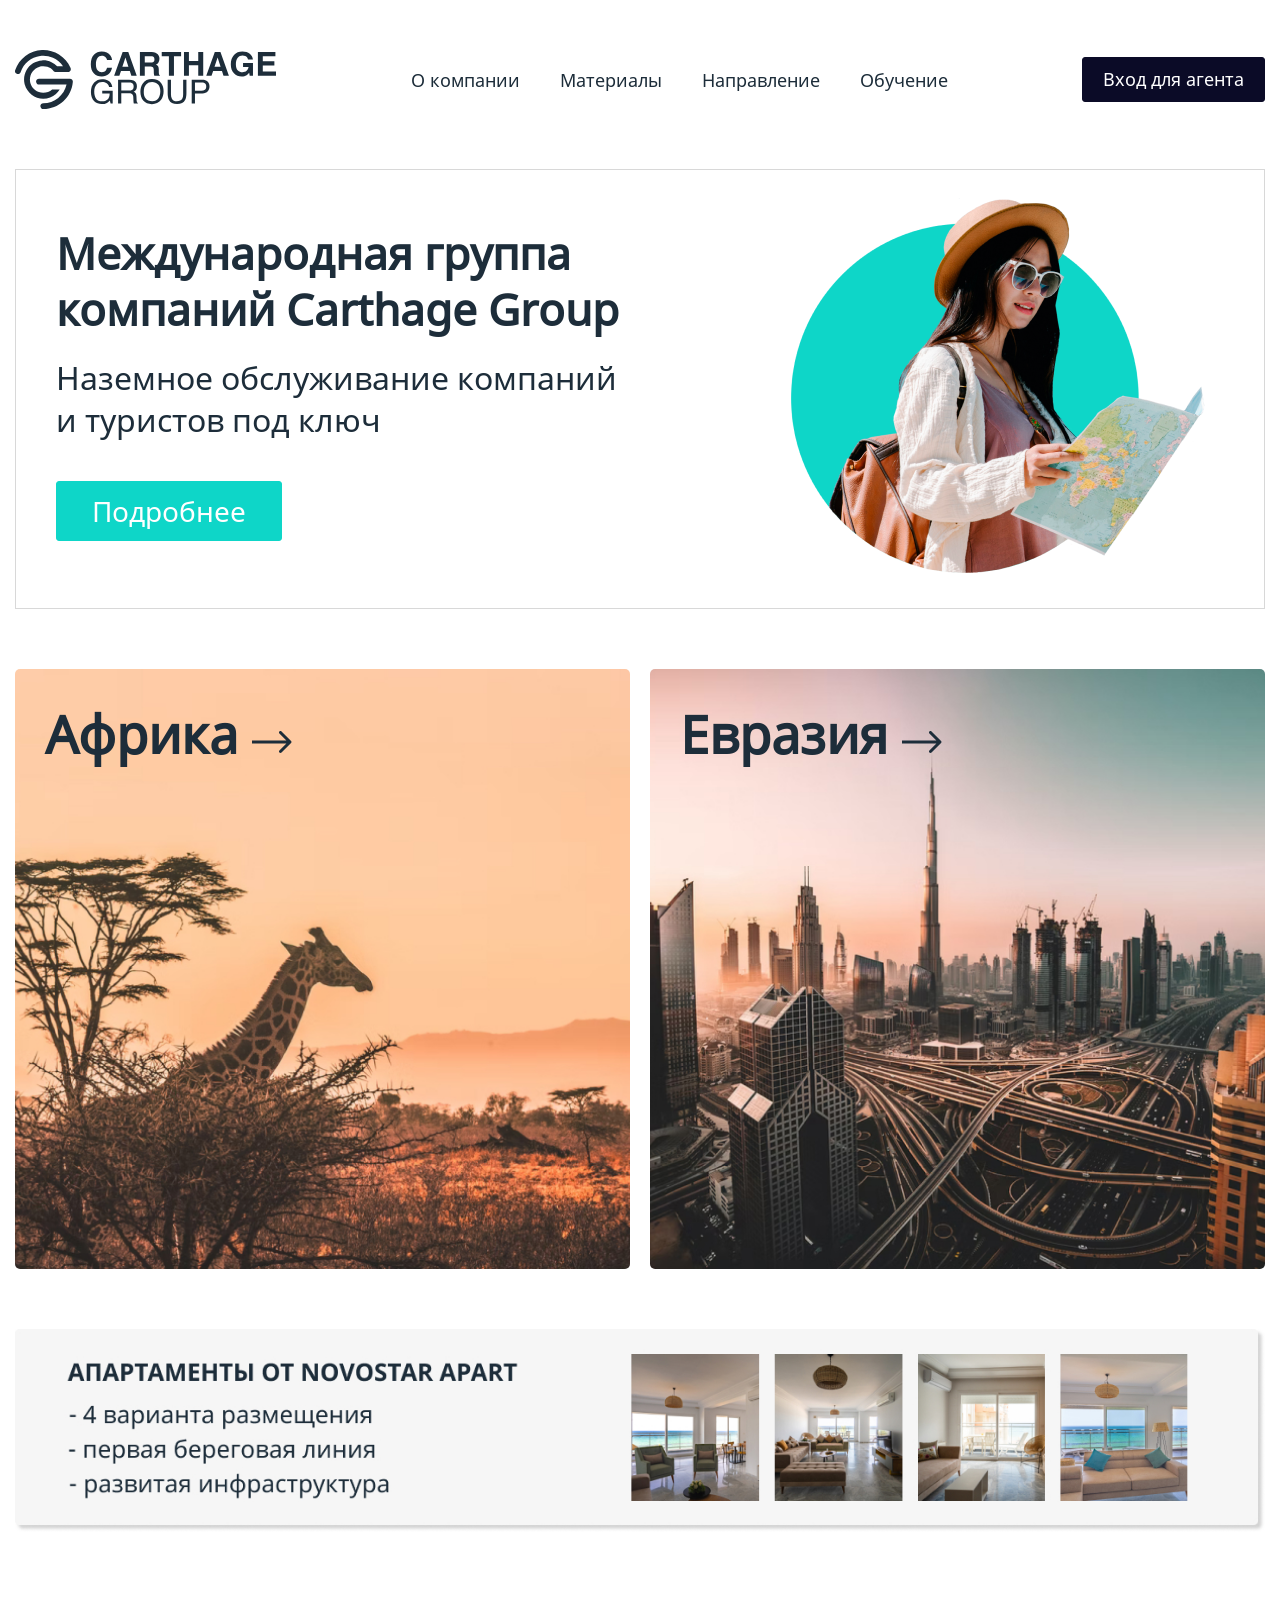
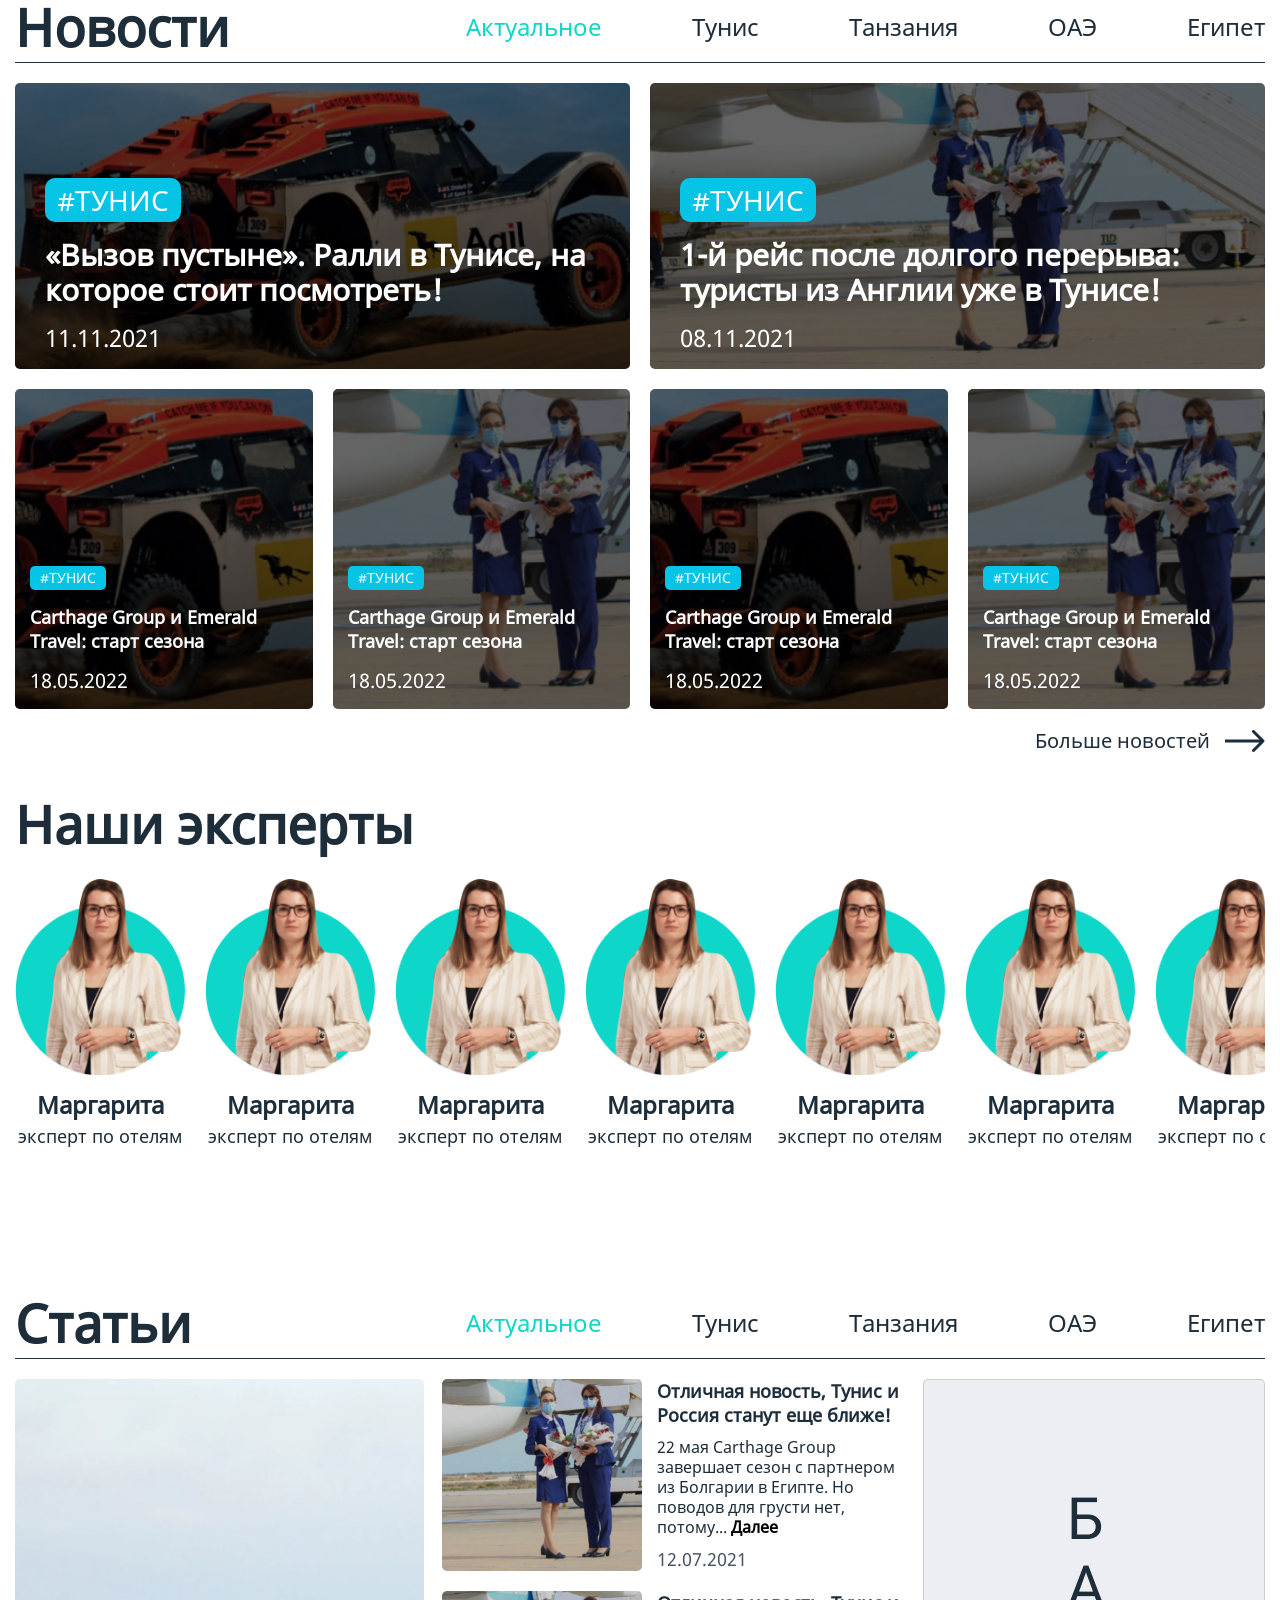
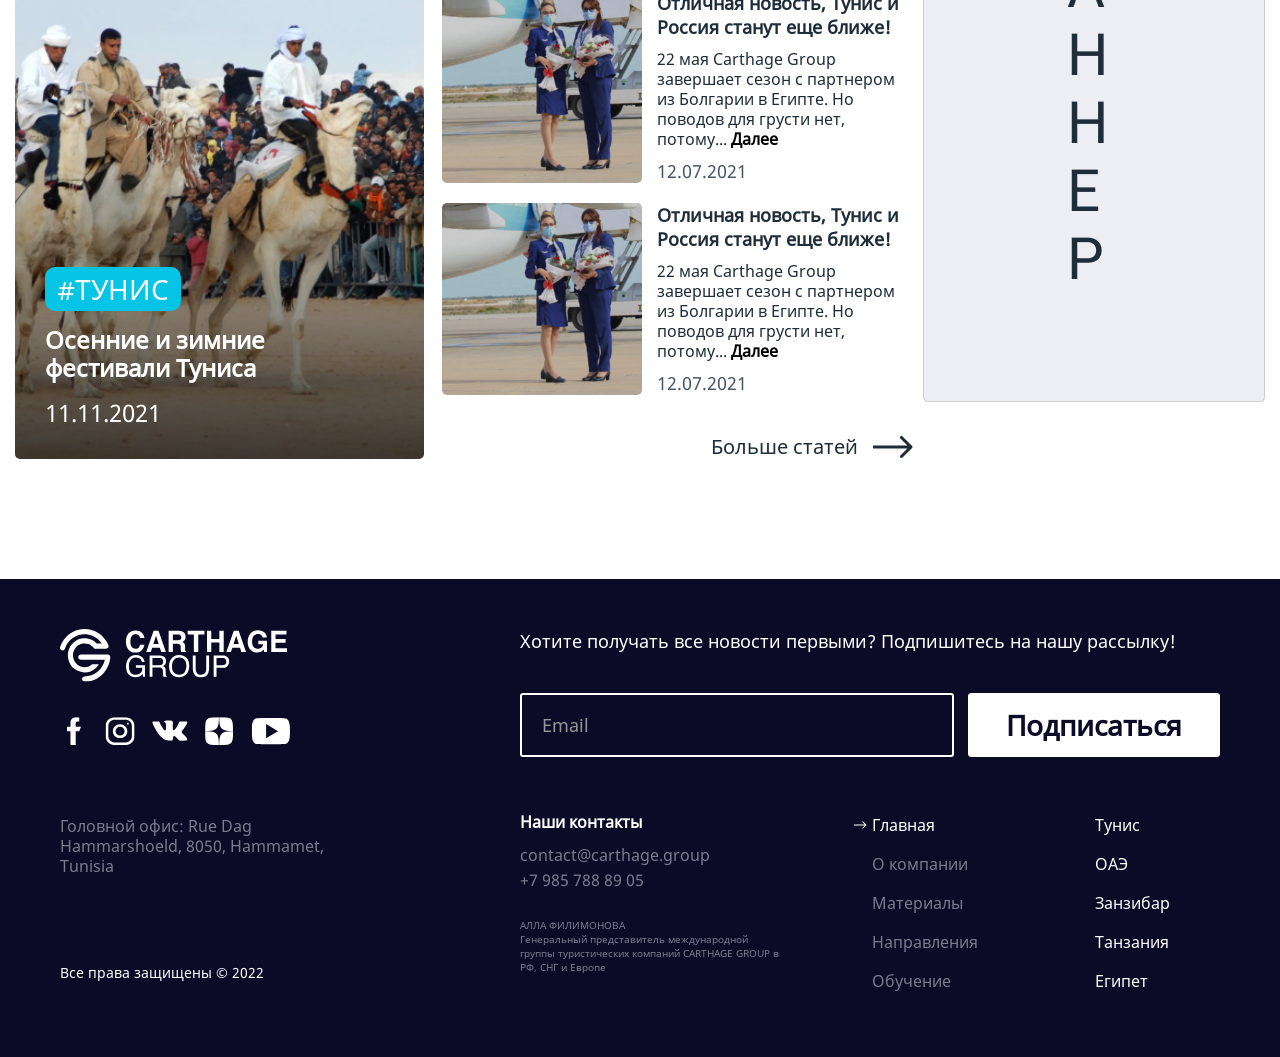
<file: index-copy.html>
<!DOCTYPE html>
<html lang="ru">
<head>
	<meta name="robots" content="noindex, nofollow">
	<meta http-equiv="X-UA-Compatible" content="IE=edge">
	<meta name="viewport" content="width=device-width, initial-scale=1">
	<meta charset="UTF-8">
	<title>Carthage Group</title>
	<meta name="description" content="">
	<meta name="keywords" content="">
	<meta property="og:title" content="">
 	<meta property="og:description" content="">
	<meta property="og:image" content="">
	<!--<link href="img/favicon.svg" rel="shortcut icon" type="image/x-icon">-->
	<link href="css/normalize.css" rel="stylesheet" type="text/css">
    <link href="css/slick.css" rel="stylesheet" type="text/css">
    <link href="css/slick-theme.css" rel="stylesheet" type="text/css">
	<link href="css/style.css" rel="stylesheet" type="text/css">
</head>
<body>

	<div class="container">

		<header>
			<a href="/"><img src="img/logo.svg" alt="" class="logo"></a>
			<nav>
				<div role="button" class="navbar-toggler"><span></span></div>
				<ul class="navbar">
					<li class="navbar-item"><a href="#" class="navbar-link">О компании</a></li>
					<li class="navbar-item"><a href="#" class="navbar-link">Материалы</a></li>
					<li class="navbar-item menu-item-has-children">
						<a href="#" class="navbar-link">Направление</a>
						<ul class="sub-menu">
							<li class="navbar-item"><a href="#" class="navbar-link">Тунис</a></li>
							<li class="navbar-item"><a href="#" class="navbar-link">о.Джерба</a></li>
							<li class="navbar-item"><a href="#" class="navbar-link">ОАЭ</a></li>
							<li class="navbar-item"><a href="#" class="navbar-link">Занзибар</a></li>
							<li class="navbar-item"><a href="#" class="navbar-link">Танзания</a></li>
							<li class="navbar-item"><a href="#" class="navbar-link">Египет</a></li>
						</ul>
					</li>
					<li class="navbar-item"><a href="#" class="navbar-link">Обучение</a></li>
				</ul>
			</nav>
			<button class="agency-btn carthage-dark-btn">Вход для агента</button>
		</header>

		<main>
			<div class="main-detail">
				<img src="img/close.svg" alt="" class="main-detail-close" role="button">
				<h2>Carthage Group обеспечивает сопровождение по направлениям: Тунис, ОАЭ, Египет, Танзания (Занзибар)</h2>
				<p>Мы более 20 лет работаем в туристическом бизнесе – и сегодня у нас достаточно амбиций, опыта, компетенций, а также организационных и технических ресурсов для того, чтобы удовлетворять запросы любой степени сложности.</p>
				<p>Предлагаем выгодные условия сотрудничества туроператорам, турагентствам и специалистам FIT, Group & MICE. Партнеры ценят преимущества Carthage Group: решение эксклюзивных задач «со звездочкой» – наш фирменный стиль.</p>
				<p>В состав группы входят:</p>
				<div class="main-detail-logos">
					<a href="#" class="main-detail-logo"><img src="img/novostar.svg" alt=""><span>сеть отелей в Тунисе</span></a>
					<a href="#" class="main-detail-logo"><img src="img/trigy.svg" alt=""><span>система онлайн-бронирования B2B</span></a>
					<a href="#" class="main-detail-logo"><img src="img/ctm.svg" alt=""><span>mice-туризм</span></a>
					<a href="#" class="main-detail-logo"><img src="img/lagune.svg" alt=""><span>натуральная косметика</span></a>
					<a href="#" class="main-detail-logo"><img src="img/legal.svg" alt=""><span>трудоустройство за&nbsp;границей</span></a>
				</div>
			</div>
			<div class="main-left">
				<h1>Международная группа компаний Carthage&nbsp;Group</h1>
				<div class="main-subtitle">Наземное обслуживание компаний <br>и туристов под ключ</div>
				<button class="carthage-blue-btn main-detail-btn">Подробнее</button>
			</div>
			<div class="main-right"><img src="img/main-pic.png" alt=""></div>
		</main>

		<section class="continents">
			<div class="africa">
				<div class="africa-cover">
					<h2><span>Африка</span> <img src="img/arr-right.svg" alt=""></h2>
				</div>
				<ul class="continents-countries africa-countries">
					<li><img src="img/arr-left.svg" alt="" class="arr-back"></li>
					<li class="country"><span>Тунис</span>
						<ul class="country-links">
							<li class="country-title">Тунис <img src="img/arr-left.svg" alt="" class="arr-back"></li>
							<li><a href="#">Отели</a></li>
							<li><a href="#">Программы</a></li>
							<li><a href="#">Экскурсии</a></li>
							<li><a href="#">Представительство</a></li>
							<li><a href="#">Общая информация</a></li>
						</ul>
					</li>
					<li class="country"><span>о. Джерба</span>
						<ul class="country-links">
							<li class="country-title">о. Джерба <img src="img/arr-left.svg" alt="" class="arr-back"></li>
							<li><a href="#">Отели</a></li>
							<li><a href="#">Программы</a></li>
							<li><a href="#">Экскурсии</a></li>
							<li><a href="#">Представительство</a></li>
							<li><a href="#">Общая информация</a></li>
						</ul>
					</li>
					<li class="country"><span>ОАЭ</span>
						<ul class="country-links">
							<li class="country-title">ОАЭ <img src="img/arr-left.svg" alt="" class="arr-back"></li>
							<li><a href="#">Отели</a></li>
							<li><a href="#">Программы</a></li>
							<li><a href="#">Экскурсии</a></li>
							<li><a href="#">Представительство</a></li>
							<li><a href="#">Общая информация</a></li>
						</ul>
					</li>
					<li class="country"><span>Занзибар</span>
						<ul class="country-links">
							<li class="country-title">Занзибар <img src="img/arr-left.svg" alt="" class="arr-back"></li>
							<li><a href="#">Отели</a></li>
							<li><a href="#">Программы</a></li>
							<li><a href="#">Экскурсии</a></li>
							<li><a href="#">Представительство</a></li>
							<li><a href="#">Общая информация</a></li>
						</ul>
					</li>
					<li class="country"><span>Танзания</span>
						<ul class="country-links">
							<li class="country-title">Танзания <img src="img/arr-left.svg" alt="" class="arr-back"></li>
							<li><a href="#">Отели</a></li>
							<li><a href="#">Программы</a></li>
							<li><a href="#">Экскурсии</a></li>
							<li><a href="#">Представительство</a></li>
							<li><a href="#">Общая информация</a></li>
						</ul>
					</li>
					<li class="country"><span>Египет</span>
						<ul class="country-links">
							<li class="country-title">Египет <img src="img/arr-left.svg" alt="" class="arr-back"></li>
							<li><a href="#">Отели</a></li>
							<li><a href="#">Программы</a></li>
							<li><a href="#">Экскурсии</a></li>
							<li><a href="#">Представительство</a></li>
							<li><a href="#">Общая информация</a></li>
						</ul>
					</li>
				</ul>
			</div>
			<div class="eurasia">
				<div class="eurasia-cover">
					<h2><span>Евразия</span> <img src="img/arr-right.svg" alt=""></h2>
				</div>
			</div>
		</section>

		<div class="banner-aparty">
			<a href="#"><img src="img/banner-aparty.jpg" alt=""></a>
		</div>

		<section class="news">
			<input type="radio" name="news-radio" id="news-actual" checked>
			<input type="radio" name="news-radio" id="news-tunis">
			<input type="radio" name="news-radio" id="news-tanzania">
			<input type="radio" name="news-radio" id="news-oae">
			<input type="radio" name="news-radio" id="news-egipet">

			<div class="news-head">
				<h2>Новости</h2>
				<div class="news-label-wrap">
					<label for="news-actual">Актуальное</label>
					<label for="news-tunis">Тунис</label>
					<label for="news-tanzania">Танзания</label>
					<label for="news-oae">ОАЭ</label>
					<label for="news-egipet">Египет</label>
				</div>
			</div>


			<div class="news-actual news-wrap">
				<div class="big-news">
					<div class="news-tag">#Тунис</div>
					<h3><a href="#">«Вызов пустыне». Ралли в Тунисе, на которое стоит посмотреть!</a></h3>
					<!--<div class="news-eye"><img src="img/eye-white.svg" alt=""> 544</div>-->
					<div class="news-date">11.11.2021</div>
				</div>
				<div class="big-news">
					<div class="news-tag">#Тунис</div>
					<h3><a href="#">1-й рейс после долгого перерыва: туристы из Англии уже в Тунисе!</a></h3>
					<!--<div class="news-eye"><img src="img/eye-white.svg" alt=""> 724</div>-->
					<div class="news-date">08.11.2021</div>
				</div>
				<div class="small-news">
					<div class="news-tag">#Тунис</div>
					<h3><a href="#">Carthage Group и Emerald Travel: старт сезона</a></h3>
					<!--<div class="news-eye"><img src="img/eye-white-small.svg" alt=""> 144</div>-->
					<div class="news-date">18.05.2022</div>
				</div>
				<div class="small-news">
					<div class="news-tag">#Тунис</div>
					<h3><a href="#">Carthage Group и Emerald Travel: старт сезона</a></h3>
					<!--<div class="news-eye"><img src="img/eye-white-small.svg" alt=""> 144</div>-->
					<div class="news-date">18.05.2022</div>
				</div>
				<div class="small-news">
					<div class="news-tag">#Тунис</div>
					<h3><a href="#">Carthage Group и Emerald Travel: старт сезона</a></h3>
					<!--<div class="news-eye"><img src="img/eye-white-small.svg" alt=""> 144</div>-->
					<div class="news-date">18.05.2022</div>
				</div>
				<div class="small-news">
					<div class="news-tag">#Тунис</div>
					<h3><a href="#">Carthage Group и Emerald Travel: старт сезона</a></h3>
					<!--<div class="news-eye"><img src="img/eye-white-small.svg" alt=""> 144</div>-->
					<div class="news-date">18.05.2022</div>
				</div>
			</div>


			<div class="news-tunis news-wrap">
				
			</div>


			<div class="news-tanzania news-wrap">
				
			</div>


			<div class="news-oae news-wrap">
				
			</div>


			<div class="news-egipet news-wrap">
				
			</div>

			<a href="#" class="more-news">Больше новостей <img src="img/arr-right.svg" alt=""></a>
		</section>

		<section class="experts">
			<h2>Наши эксперты</h2>
			<div class="experts-wrap">
				<div class="experts-item">
					<img src="img/expert-ava.png" alt="">
					<h4 class="experts-name">Маргарита</h4>
					<div class="experts-position">эксперт по отелям</div>
				</div>
				<div class="experts-item">
					<img src="img/expert-ava.png" alt="">
					<h4 class="experts-name">Маргарита</h4>
					<div class="experts-position">эксперт по отелям</div>
				</div>
				<div class="experts-item">
					<img src="img/expert-ava.png" alt="">
					<h4 class="experts-name">Маргарита</h4>
					<div class="experts-position">эксперт по отелям</div>
				</div>
				<div class="experts-item">
					<img src="img/expert-ava.png" alt="">
					<h4 class="experts-name">Маргарита</h4>
					<div class="experts-position">эксперт по отелям</div>
				</div>
				<div class="experts-item">
					<img src="img/expert-ava.png" alt="">
					<h4 class="experts-name">Маргарита</h4>
					<div class="experts-position">эксперт по отелям</div>
				</div>
				<div class="experts-item">
					<img src="img/expert-ava.png" alt="">
					<h4 class="experts-name">Маргарита</h4>
					<div class="experts-position">эксперт по отелям</div>
				</div>
				<div class="experts-item">
					<img src="img/expert-ava.png" alt="">
					<h4 class="experts-name">Маргарита</h4>
					<div class="experts-position">эксперт по отелям</div>
				</div>
			</div>	
		</section>

		<section class="articles">
			<input type="radio" name="art-radio" id="art-actual" checked>
			<input type="radio" name="art-radio" id="art-tunis">
			<input type="radio" name="art-radio" id="art-tanzania">
			<input type="radio" name="art-radio" id="art-oae">
			<input type="radio" name="art-radio" id="art-egipet">

			<div class="art-head">
				<h2>Статьи</h2>
				<div class="art-label-wrap">
					<label for="art-actual">Актуальное</label>
					<label for="art-tunis">Тунис</label>
					<label for="art-tanzania">Танзания</label>
					<label for="art-oae">ОАЭ</label>
					<label for="art-egipet">Египет</label>
				</div>
			</div>

			<div class="art-banner-wrap">
				<div class="art-actual art-wrap">
					<div class="big-art">
						<div class="big-art-content">
							<div class="art-tag">#Тунис</div>
							<h3><a href="#">Осенние и зимние фестивали Туниса</a></h3>
							<!--<div class="art-eye"><img src="img/eye-white.svg" alt=""> 544</div>-->
							<div class="art-date">11.11.2021</div>
						</div>
					</div>
					<div class="small-art-wrap">
						<div class="small-art">
							<a href="#" class="small-art-pic"></a>
							<div class="small-art-content">
								<h4><a href="#">Отличная новость, Тунис и Россия станут еще ближе!</a></h4>
								<div class="small-art-excerpt">22 мая Carthage Group завершает сезон с партнером из Болгарии в Египте. Но поводов для грусти нет, потому... <a href="#">Далее</a></div>
								<div class="small-art-date">12.07.2021</div>
							</div>
						</div>
						<div class="small-art">
							<a href="#" class="small-art-pic"></a>
							<div class="small-art-content">
								<h4><a href="#">Отличная новость, Тунис и Россия станут еще ближе!</a></h4>
								<div class="small-art-excerpt">22 мая Carthage Group завершает сезон с партнером из Болгарии в Египте. Но поводов для грусти нет, потому... <a href="#">Далее</a></div>
								<div class="small-art-date">12.07.2021</div>
							</div>
						</div>
						<div class="small-art">
							<a href="#" class="small-art-pic"></a>
							<div class="small-art-content">
								<h4><a href="#">Отличная новость, Тунис и Россия станут еще ближе!</a></h4>
								<div class="small-art-excerpt">22 мая Carthage Group завершает сезон с партнером из Болгарии в Египте. Но поводов для грусти нет, потому... <a href="#">Далее</a></div>
								<div class="small-art-date">12.07.2021</div>
							</div>
						</div>
						<a href="#" class="more-art">Больше статей <img src="img/arr-right.svg" alt=""></a>
					</div>
				</div>
				<a href="#"><img src="img/banner-fake.png" alt="" class="art-banner"></a>
			</div>
		</section>

	</div><!-- end container -->

	<footer>
		<div class="container">
			<div class="foot-left">
				<img src="img/logo-foot.svg" alt="" class="foot-logo">
				<div class="foot-soc">
						<a href="#"><img src="img/fb.svg" alt=""></a>
						<a href="#"><img src="img/inst.svg" alt=""></a>
						<a href="#"><img src="img/vk.svg" alt=""></a>
						<a href="#"><img src="img/zen.svg" alt=""></a>
						<a href="#"><img src="img/yt.svg" alt=""></a>
				</div>
				<div class="foot-address">
					Головной офис: Rue Dag Hammarshoeld, 8050, Hammamet, Tunisia
				</div>
			</div>
			<div class="foot-right">
				<div class="foot-subscription">
					<div class="foot-subscription-title">Хотите получать все новости первыми? Подпишитесь на нашу рассылку!</div>
					<div class="foot-subscription-form">
						<form action="">
							<input type="email" placeholder="Email">
							<input type="submit" value="Подписаться">
						</form>
					</div>
					<div class="foot-contacts-menu">
						<div class="foot-contacts">
							<h5>Наши контакты</h5>
							<a href="mailto:contact@carthage.group">contact@carthage.group</a>
							<a href="tel:+79857888905">+7 985 788 89 05</a>
							<div class="foot-contacts-person">
								АЛЛА ФИЛИМОНОВА <br>Генеральный представитель международной группы туристических компаний CARTHAGE GROUP в РФ, СНГ и Европе
							</div>
						</div>
						<ul class="foot-menu">
							<li><a href="#" class="active">Главная</a></li>
							<li><a href="#">О компании</a></li>
							<li><a href="#">Материалы</a></li>
							<li><a href="#">Направления</a></li>
							<li><a href="#">Обучение</a></li>
						</ul>
						<ul class="foot-countries">
							<li><a href="#">Тунис</a></li>
							<li><a href="#">ОАЭ</a></li>
							<li><a href="#">Занзибар</a></li>
							<li><a href="#">Танзания</a></li>
							<li><a href="#">Египет</a></li>
						</ul>
					</div>
				</div>
			</div>
			<div class="foot-copy">Все права защищены &copy; 2022</div>
		</div>
	</footer>

	<script src="js/jquery-3.6.0.min.js"></script>
    <script src="js/slick.min.js"></script>
	<script src="js/scripts.js"></script>
</body>
</html>
</file>
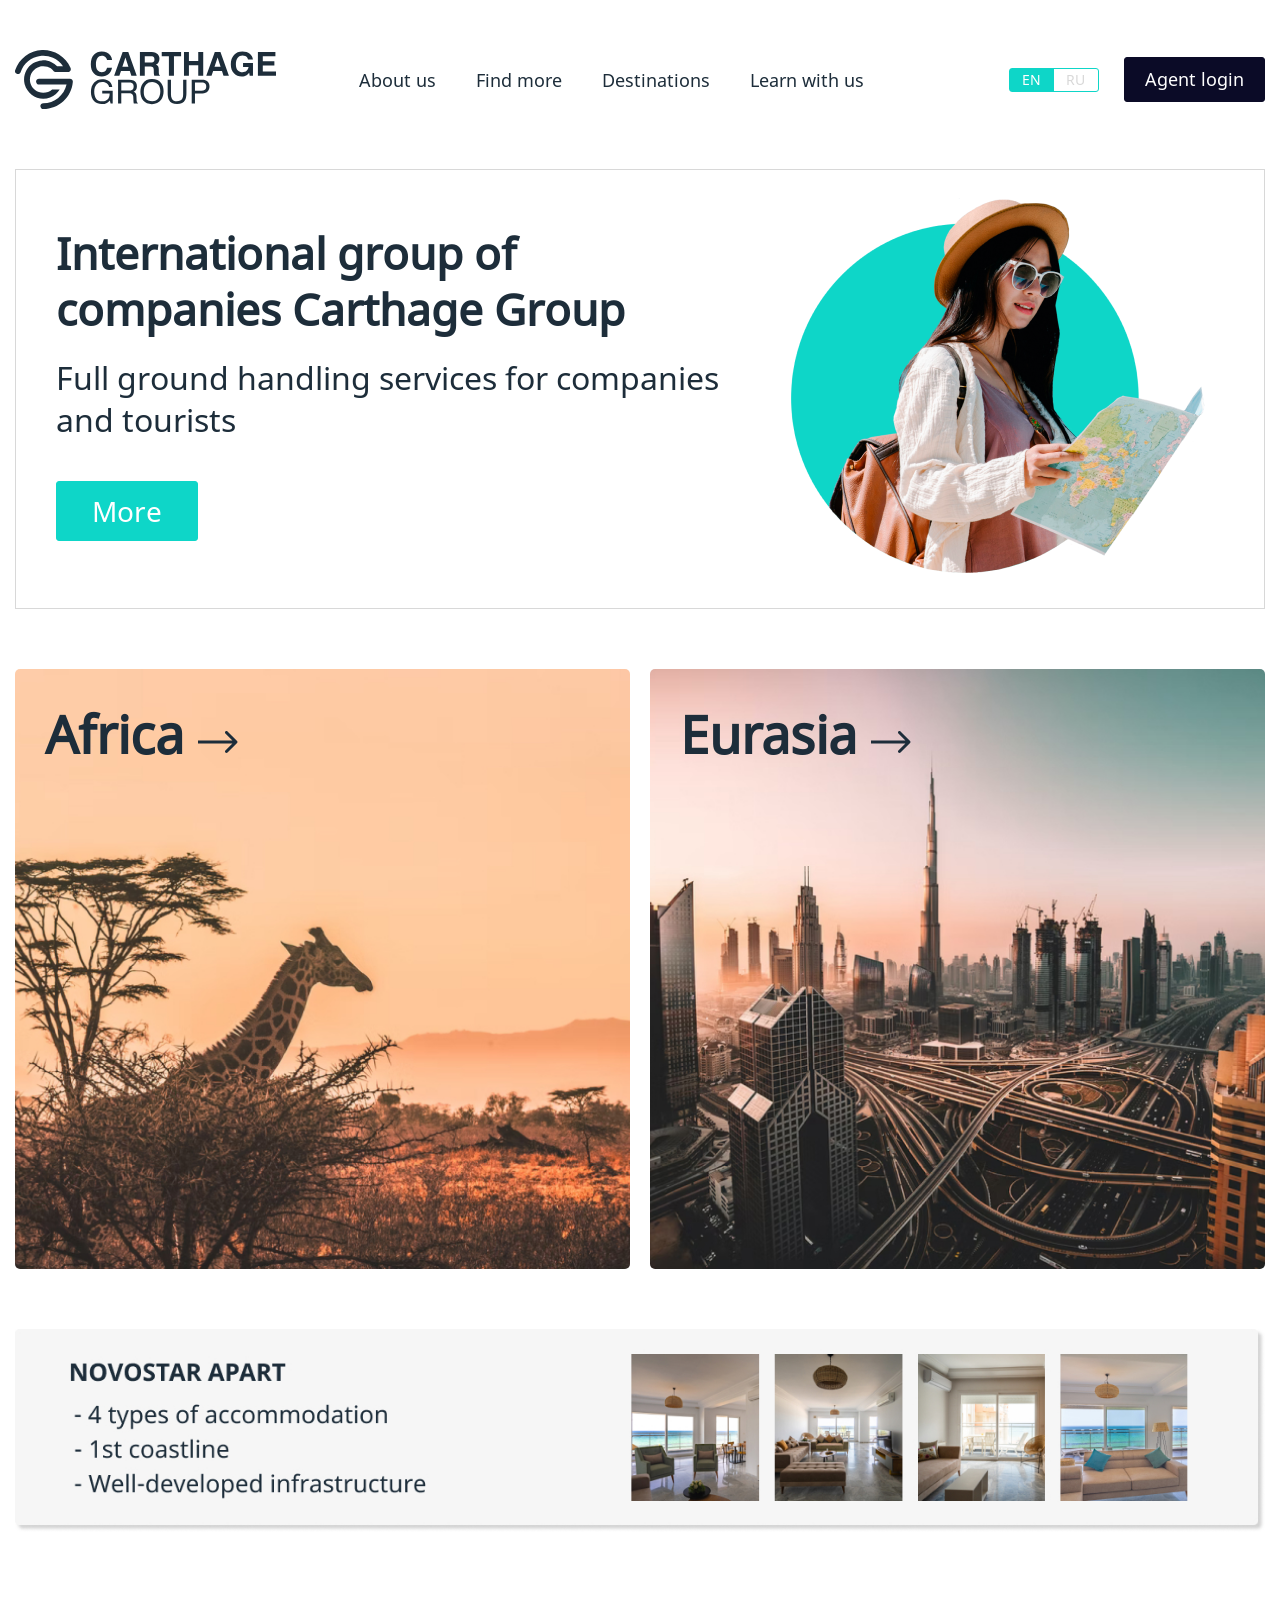
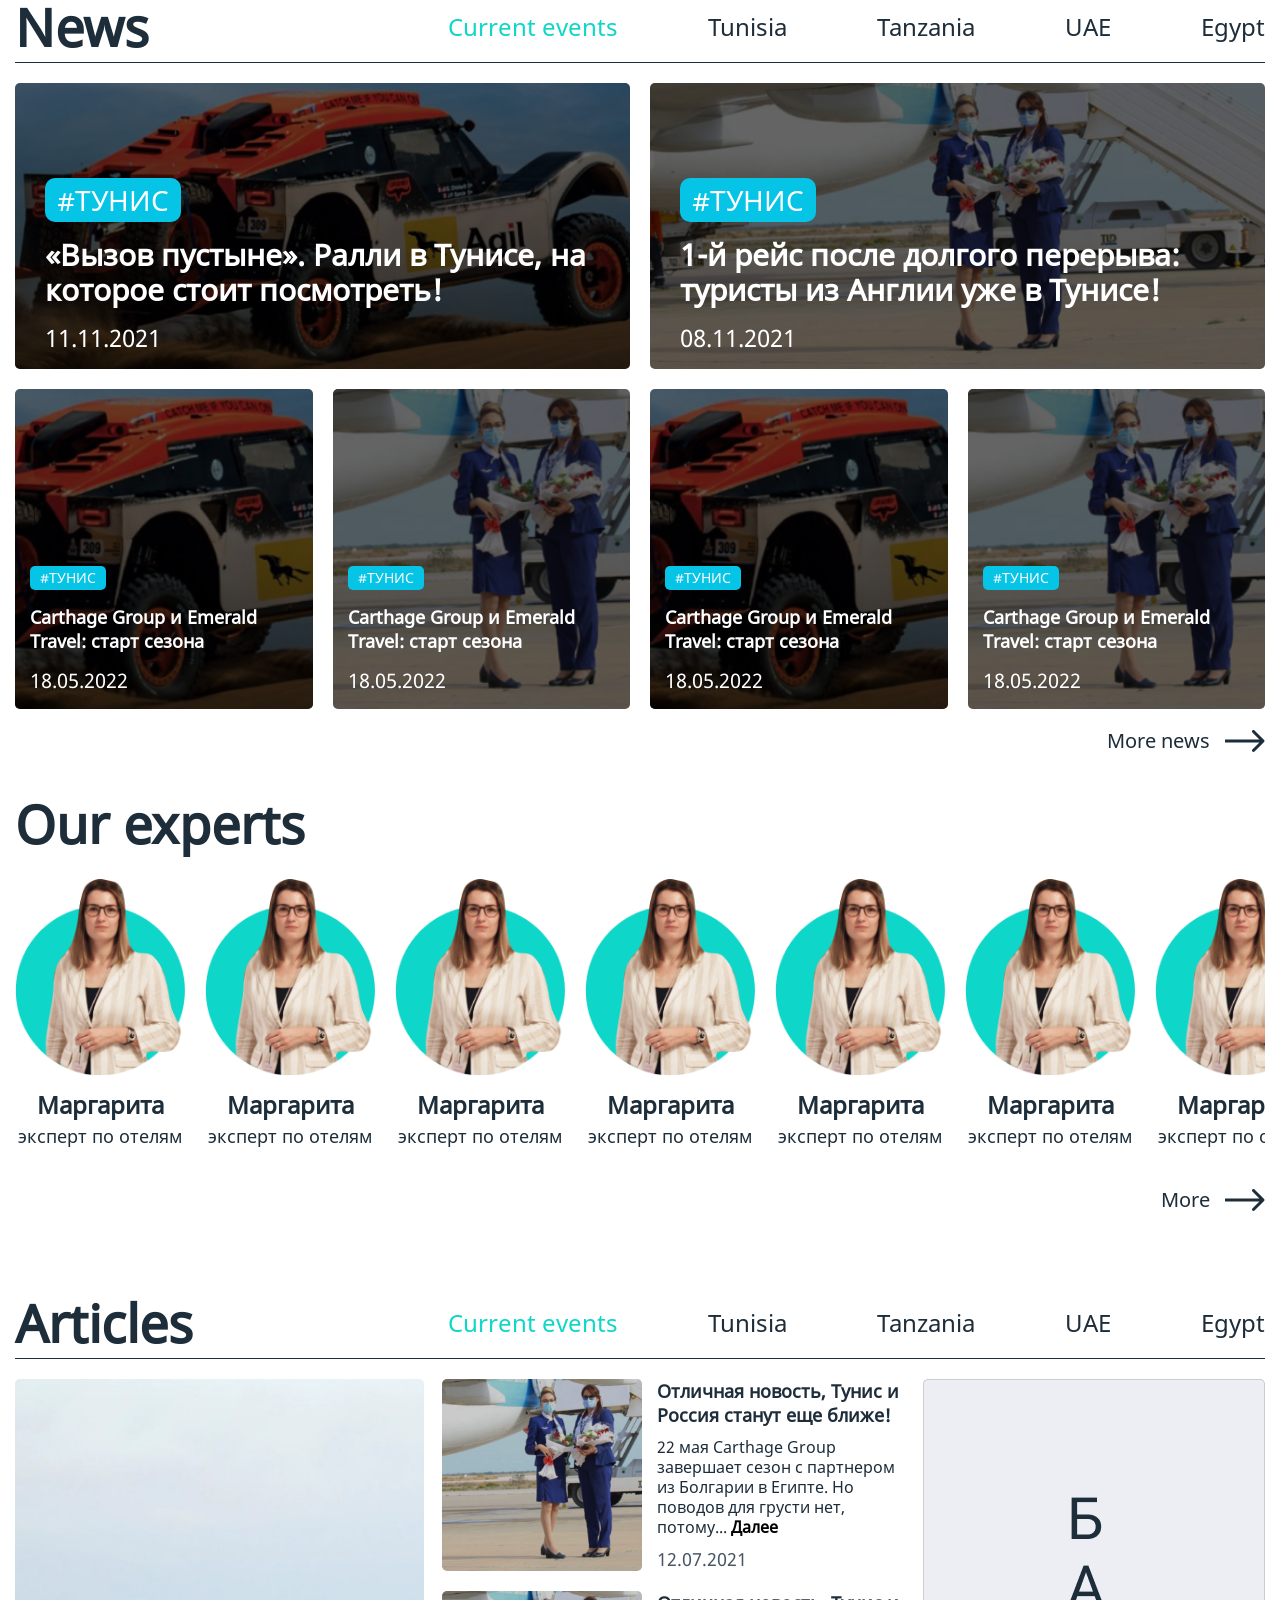
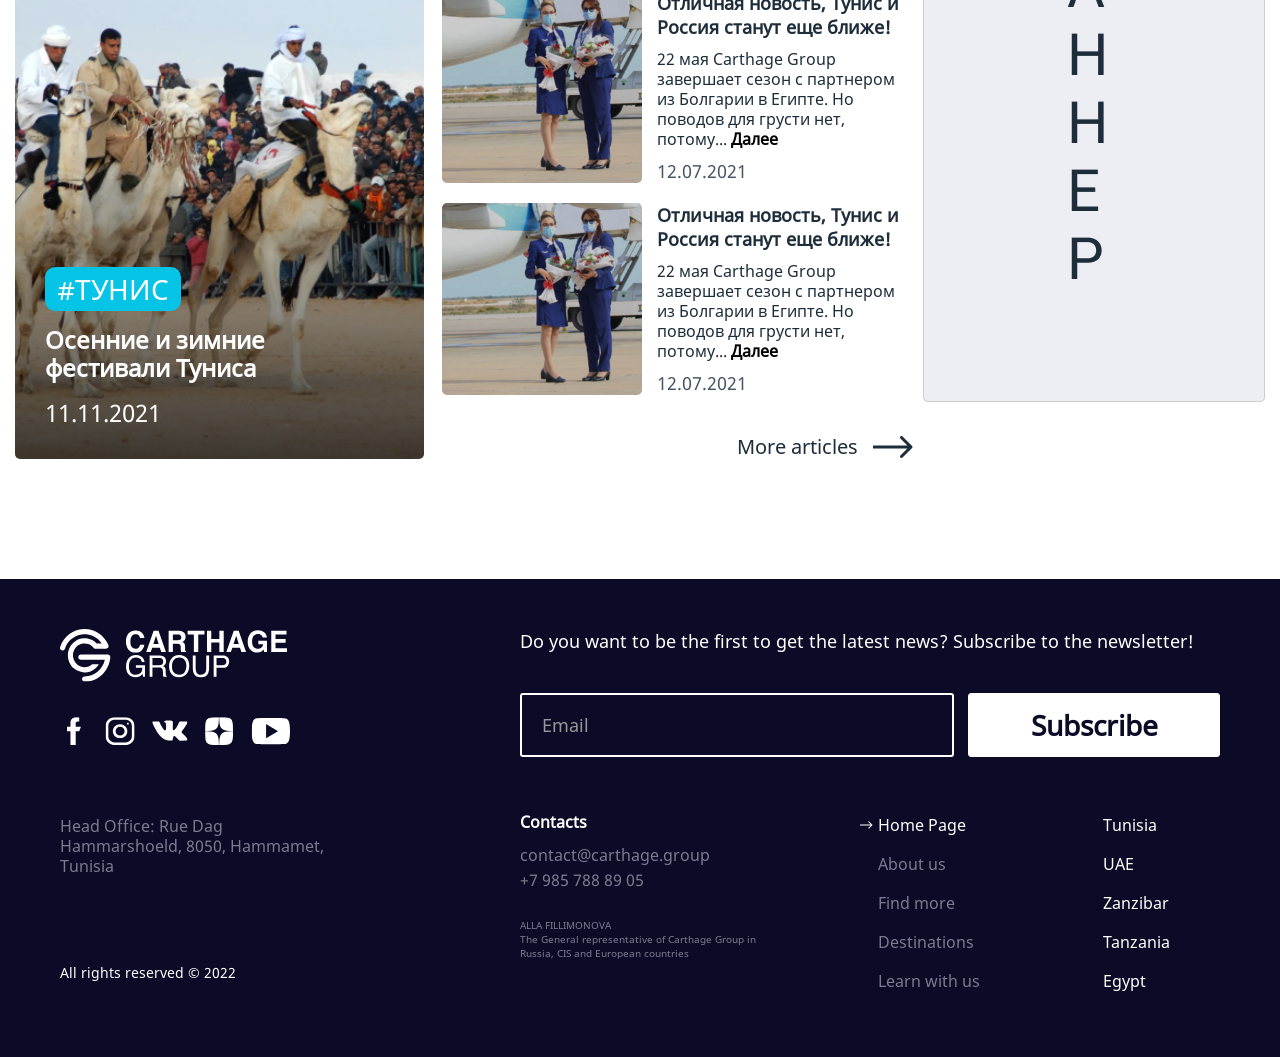
<file: index-en.html>
<!DOCTYPE html>
<html lang="ru">
<head>
	<meta name="robots" content="noindex, nofollow">
	<meta http-equiv="X-UA-Compatible" content="IE=edge">
	<meta name="viewport" content="width=device-width, initial-scale=1">
	<meta charset="UTF-8">
	<title>Carthage Group</title>
	<meta name="description" content="">
	<meta name="keywords" content="">
	<meta property="og:title" content="">
 	<meta property="og:description" content="">
	<meta property="og:image" content="">
	<!--<link href="img/favicon.svg" rel="shortcut icon" type="image/x-icon">-->
	<link href="css/normalize.css" rel="stylesheet" type="text/css">
    <link href="css/slick.css" rel="stylesheet" type="text/css">
    <link href="css/slick-theme.css" rel="stylesheet" type="text/css">
	<link href="css/style.css" rel="stylesheet" type="text/css">
</head>
<body>

	<div class="container">

		<header>
			<a href="/"><img src="img/logo.svg" alt="" class="logo"></a>
			<nav>
				<div role="button" class="navbar-toggler"><span></span></div>
				<ul class="navbar">
					<li class="navbar-item"><a href="#" class="navbar-link">About us</a></li>
					<li class="navbar-item"><a href="#" class="navbar-link">Find more</a></li>
					<li class="navbar-item menu-item-has-children">
						<a href="#" class="navbar-link">Destinations</a>
						<ul class="sub-menu">
							<li class="navbar-item"><a href="#" class="navbar-link">Tunisia</a></li>
							<li class="navbar-item"><a href="#" class="navbar-link">Djerba Island</a></li>
							<li class="navbar-item"><a href="#" class="navbar-link">UAE</a></li>
							<li class="navbar-item"><a href="#" class="navbar-link">Zanzibar</a></li>
							<li class="navbar-item"><a href="#" class="navbar-link">Tanzania</a></li>
							<li class="navbar-item"><a href="#" class="navbar-link">Egypt</a></li>
						</ul>
					</li>
					<li class="navbar-item"><a href="#" class="navbar-link">Learn with us</a></li>
					<li class="select-lang">
						<div class="lang mobile-lang">
							<a href="#" class="lang-ru">RU</a>
							<a href="#" class="lang-en">EN</a>
						</div>
					</li>
				</ul>
			</nav>
			<div class="lang desktop-lang">
				<a href="#" class="lang-en">RU</a>
				<a href="#" class="lang-ru">EN</a>
			</div>
			<button class="agency-btn carthage-dark-btn">Agent login</button>
		</header>

		<main>
			<div class="main-detail">
				<img src="img/close.svg" alt="" class="main-detail-close">
				<h2>Carthage Group manages a range of services at such travel destinations as Tunisia, UAE, Egypt, and Tanzania (Zanzibar)</h2>
				<p>We’ve been working in the tourism industry for more than 20 years, so now we have enough ambitions, experience, competence, as well as organizational and technical resources to meet any needs and requirements.</p>
				<p>We offer favourable terms of cooperation to tour operators, travel agencies and FIT, Group & MICE specialists. Partners appreciate the advantages of working with Carthage Group, as completing the most unusual and challenging tasks is our corporate identity.</p>
				<p>The group includes:</p>
				<div class="main-detail-logos">
					<a href="#" class="main-detail-logo"><img src="img/novostar.svg" alt=""><span>Hotel chain in Tunisia</span></a>
					<a href="#" class="main-detail-logo"><img src="img/trigy.svg" alt=""><span>B2B online booking system</span></a>
					<a href="#" class="main-detail-logo"><img src="img/ctm.svg" alt=""><span>MICE tourism</span></a>
					<a href="#" class="main-detail-logo"><img src="img/lagune.svg" alt=""><span>BIO cosmetics</span></a>
					<a href="#" class="main-detail-logo"><img src="img/legal.svg" alt=""><span>Employment abroad</span></a>
				</div>
			</div>
			<div class="main-left">
				<h1>International group of companies Carthage&nbsp;Group</h1>
				<div class="main-subtitle">Full ground handling services for companies and tourists</div>
				<button class="carthage-blue-btn main-detail-btn">More</button>
			</div>
			<div class="main-right"><img src="img/main-pic.png" alt=""></div>
		</main>

		<section class="continents">
			<div class="africa">
				<div class="africa-cover">
					<h2><span>Africa</span> <img src="img/arr-right.svg" alt=""></h2>
				</div>
				<ul class="continents-countries africa-countries">
					<li><img src="img/arr-left.svg" alt="" class="arr-back"></li>
					<li class="country"><span>Tunisia</span>
						<ul class="country-links">
							<li class="country-title">Tunisia <img src="img/arr-left.svg" alt="" class="arr-back"></li>
							<li><a href="#">Hotels</a></li>
							<li><a href="#">Programmes</a></li>
							<li><a href="#">Guided tours</a></li>
							<li><a href="#">Representative offices</a></li>
							<li><a href="#">General information</a></li>
						</ul>
					</li>
					<li class="country"><span>Djerba Island</span>
						<ul class="country-links">
							<li class="country-title">Djerba Island <img src="img/arr-left.svg" alt="" class="arr-back"></li>
							<li><a href="#">Hotels</a></li>
							<li><a href="#">Programmes</a></li>
							<li><a href="#">Guided tours</a></li>
							<li><a href="#">Representative offices</a></li>
							<li><a href="#">General information</a></li>
						</ul>
					</li>
					<li class="country"><span>UAE</span>
						<ul class="country-links">
							<li class="country-title">UAE <img src="img/arr-left.svg" alt="" class="arr-back"></li>
							<li><a href="#">Hotels</a></li>
							<li><a href="#">Programmes</a></li>
							<li><a href="#">Guided tours</a></li>
							<li><a href="#">Representative offices</a></li>
							<li><a href="#">General information</a></li>
						</ul>
					</li>
					<li class="country"><span>Zanzibar</span>
						<ul class="country-links">
							<li class="country-title">Zanzibar <img src="img/arr-left.svg" alt="" class="arr-back"></li>
							<li><a href="#">Hotels</a></li>
							<li><a href="#">Programmes</a></li>
							<li><a href="#">Guided tours</a></li>
							<li><a href="#">Representative offices</a></li>
							<li><a href="#">General information</a></li>
						</ul>
					</li>
					<li class="country"><span>Tanzania</span>
						<ul class="country-links">
							<li class="country-title">Tanzania <img src="img/arr-left.svg" alt="" class="arr-back"></li>
							<li><a href="#">Hotels</a></li>
							<li><a href="#">Programmes</a></li>
							<li><a href="#">Guided tours</a></li>
							<li><a href="#">Representative offices</a></li>
							<li><a href="#">General information</a></li>
						</ul>
					</li>
					<li class="country"><span>Egypt</span>
						<ul class="country-links">
							<li class="country-title">Egypt <img src="img/arr-left.svg" alt="" class="arr-back"></li>
							<li><a href="#">Hotels</a></li>
							<li><a href="#">Programmes</a></li>
							<li><a href="#">Guided tours</a></li>
							<li><a href="#">Representative offices</a></li>
							<li><a href="#">General information</a></li>
						</ul>
					</li>
				</ul>
			</div>
			<div class="eurasia">
				<div class="eurasia-cover">
					<h2><span>Eurasia</span> <img src="img/arr-right.svg" alt=""></h2>
				</div>
			</div>
		</section>

		<div class="banner-aparty">
			<a href="#"><img src="img/banner-aparty-en.jpg" alt=""></a>
		</div>

		<section class="news">
			<input type="radio" name="news-radio1" id="news-actual" checked>
			<input type="radio" name="news-radio1" id="news-tunis">
			<input type="radio" name="news-radio1" id="news-tanzania">
			<input type="radio" name="news-radio1" id="news-oae">
			<input type="radio" name="news-radio1" id="news-egipet">

			<div class="news-head">
				<h2>News</h2>
				<div class="news-label-wrap">
					<label for="news-actual">Current events</label>
					<label for="news-tunis">Tunisia</label>
					<label for="news-tanzania">Tanzania</label>
					<label for="news-oae">UAE</label>
					<label for="news-egipet">Egypt</label>
				</div>
			</div>


			<div class="news-actual news-wrap">
				<div class="big-news">
					<div class="news-tag">#Тунис</div>
					<h3><a href="#">«Вызов пустыне». Ралли в Тунисе, на которое стоит посмотреть!</a></h3>
					<div class="news-date">11.11.2021</div>
				</div>
				<div class="big-news">
					<div class="news-tag">#Тунис</div>
					<h3><a href="#">1-й рейс после долгого перерыва: туристы из Англии уже в Тунисе!</a></h3>
					<div class="news-date">08.11.2021</div>
				</div>
				<div class="small-news">
					<div class="news-tag">#Тунис</div>
					<h3><a href="#">Carthage Group и Emerald Travel: старт сезона</a></h3>
					<div class="news-date">18.05.2022</div>
				</div>
				<div class="small-news">
					<div class="news-tag">#Тунис</div>
					<h3><a href="#">Carthage Group и Emerald Travel: старт сезона</a></h3>
					<div class="news-date">18.05.2022</div>
				</div>
				<div class="small-news">
					<div class="news-tag">#Тунис</div>
					<h3><a href="#">Carthage Group и Emerald Travel: старт сезона</a></h3>
					<div class="news-date">18.05.2022</div>
				</div>
				<div class="small-news">
					<div class="news-tag">#Тунис</div>
					<h3><a href="#">Carthage Group и Emerald Travel: старт сезона</a></h3>
					<div class="news-date">18.05.2022</div>
				</div>
			</div>


			<div class="news-tunis news-wrap">
				
			</div>


			<div class="news-tanzania news-wrap">
				
			</div>


			<div class="news-oae news-wrap">
				
			</div>


			<div class="news-egipet news-wrap">
				
			</div>

			<a href="#" class="more-news">More news <img src="img/arr-right.svg" alt=""></a>
		</section>

		<section class="experts">
			<h2>Our experts</h2>
			<div class="experts-wrap">
				<div class="experts-item">
					<img src="img/expert-ava.png" alt="">
					<h4 class="experts-name">Маргарита</h4>
					<div class="experts-position">эксперт по отелям</div>
				</div>
				<div class="experts-item">
					<img src="img/expert-ava.png" alt="">
					<h4 class="experts-name">Маргарита</h4>
					<div class="experts-position">эксперт по отелям</div>
				</div>
				<div class="experts-item">
					<img src="img/expert-ava.png" alt="">
					<h4 class="experts-name">Маргарита</h4>
					<div class="experts-position">эксперт по отелям</div>
				</div>
				<div class="experts-item">
					<img src="img/expert-ava.png" alt="">
					<h4 class="experts-name">Маргарита</h4>
					<div class="experts-position">эксперт по отелям</div>
				</div>
				<div class="experts-item">
					<img src="img/expert-ava.png" alt="">
					<h4 class="experts-name">Маргарита</h4>
					<div class="experts-position">эксперт по отелям</div>
				</div>
				<div class="experts-item">
					<img src="img/expert-ava.png" alt="">
					<h4 class="experts-name">Маргарита</h4>
					<div class="experts-position">эксперт по отелям</div>
				</div>
				<div class="experts-item">
					<img src="img/expert-ava.png" alt="">
					<h4 class="experts-name">Маргарита</h4>
					<div class="experts-position">эксперт по отелям</div>
				</div>
			</div>
			<a href="#" class="more-news">More <img src="img/arr-right.svg" alt=""></a>
		</section>

		<section class="articles">
			<input type="radio" name="art-radio" id="art-actual" checked>
			<input type="radio" name="art-radio" id="art-tunis">
			<input type="radio" name="art-radio" id="art-tanzania">
			<input type="radio" name="art-radio" id="art-oae">
			<input type="radio" name="art-radio" id="art-egipet">

			<div class="art-head">
				<h2>Articles</h2>
				<div class="art-label-wrap">
					<label for="art-actual">Current events</label>
					<label for="art-tunis">Tunisia</label>
					<label for="art-tanzania">Tanzania</label>
					<label for="art-oae">UAE</label>
					<label for="art-egipet">Egypt</label>
				</div>
			</div>

			<div class="art-banner-wrap">
				<div class="art-actual art-wrap">
					<div class="big-art">
						<div class="big-art-content">
							<div class="art-tag">#Тунис</div>
							<h3><a href="#">Осенние и зимние фестивали Туниса</a></h3>
							<div class="art-date">11.11.2021</div>
						</div>
					</div>
					<div class="small-art-wrap">
						<div class="small-art">
							<a href="#" class="small-art-pic"></a>
							<div class="small-art-content">
								<h4><a href="#">Отличная новость, Тунис и Россия станут еще ближе!</a></h4>
								<div class="small-art-excerpt">22 мая Carthage Group завершает сезон с партнером из Болгарии в Египте. Но поводов для грусти нет, потому... <a href="#">Далее</a></div>
								<div class="small-art-date">12.07.2021</div>
							</div>
						</div>
						<div class="small-art">
							<a href="#" class="small-art-pic"></a>
							<div class="small-art-content">
								<h4><a href="#">Отличная новость, Тунис и Россия станут еще ближе!</a></h4>
								<div class="small-art-excerpt">22 мая Carthage Group завершает сезон с партнером из Болгарии в Египте. Но поводов для грусти нет, потому... <a href="#">Далее</a></div>
								<div class="small-art-date">12.07.2021</div>
							</div>
						</div>
						<div class="small-art">
							<a href="#" class="small-art-pic"></a>
							<div class="small-art-content">
								<h4><a href="#">Отличная новость, Тунис и Россия станут еще ближе!</a></h4>
								<div class="small-art-excerpt">22 мая Carthage Group завершает сезон с партнером из Болгарии в Египте. Но поводов для грусти нет, потому... <a href="#">Далее</a></div>
								<div class="small-art-date">12.07.2021</div>
							</div>
						</div>
						<a href="#" class="more-art">More articles <img src="img/arr-right.svg" alt=""></a>
					</div>
				</div>
				<a href="#"><img src="img/banner-fake.png" alt="" class="art-banner"></a>
			</div>
		</section>

	</div><!-- end container -->

	<footer>
		<div class="container">
			<div class="foot-left">
				<img src="img/logo-foot.svg" alt="" class="foot-logo">
				<div class="foot-soc">
						<a href="#"><img src="img/fb.svg" alt=""></a>
						<a href="#"><img src="img/inst.svg" alt=""></a>
						<a href="#"><img src="img/vk.svg" alt=""></a>
						<a href="#"><img src="img/zen.svg" alt=""></a>
						<a href="#"><img src="img/yt.svg" alt=""></a>
				</div>
				<div class="foot-address">
					Head Office: Rue Dag Hammarshoeld, 8050, Hammamet, Tunisia
				</div>
			</div>
			<div class="foot-right">
				<div class="foot-subscription">
					<div class="foot-subscription-title">Do you want to be the first to get the latest news? Subscribe to the newsletter!</div>
					<div class="foot-subscription-form">
						<form action="">
							<input type="email" placeholder="Email">
							<input type="submit" value="Subscribe">
						</form>
					</div>
					<div class="foot-contacts-menu">
						<div class="foot-contacts">
							<h5>Contacts</h5>
							<a href="mailto:contact@carthage.group">contact@carthage.group</a>
							<a href="tel:+79857888905">+7 985 788 89 05</a>
							<div class="foot-contacts-person">
									ALLA FILLIMONOVA <br>The General representative of Carthage Group in Russia, CIS and European countries
							</div>
						</div>
						<ul class="foot-menu">
							<li><a href="#" class="active">Home Page</a></li>
							<li><a href="#">About us</a></li>
							<li><a href="#">Find more</a></li>
							<li><a href="#">Destinations</a></li>
							<li><a href="#">Learn with us</a></li>
						</ul>
						<ul class="foot-countries">
							<li><a href="#">Tunisia</a></li>
							<li><a href="#">UAE</a></li>
							<li><a href="#">Zanzibar</a></li>
							<li><a href="#">Tanzania</a></li>
							<li><a href="#">Egypt</a></li>
						</ul>
					</div>
				</div>
			</div>
			<div class="foot-copy">All rights reserved &copy; 2022</div>
		</div>
	</footer>

	<script src="js/jquery-3.6.0.min.js"></script>
    <script src="js/slick.min.js"></script>
	<script src="js/scripts.js"></script>
</body>
</html>
</file>
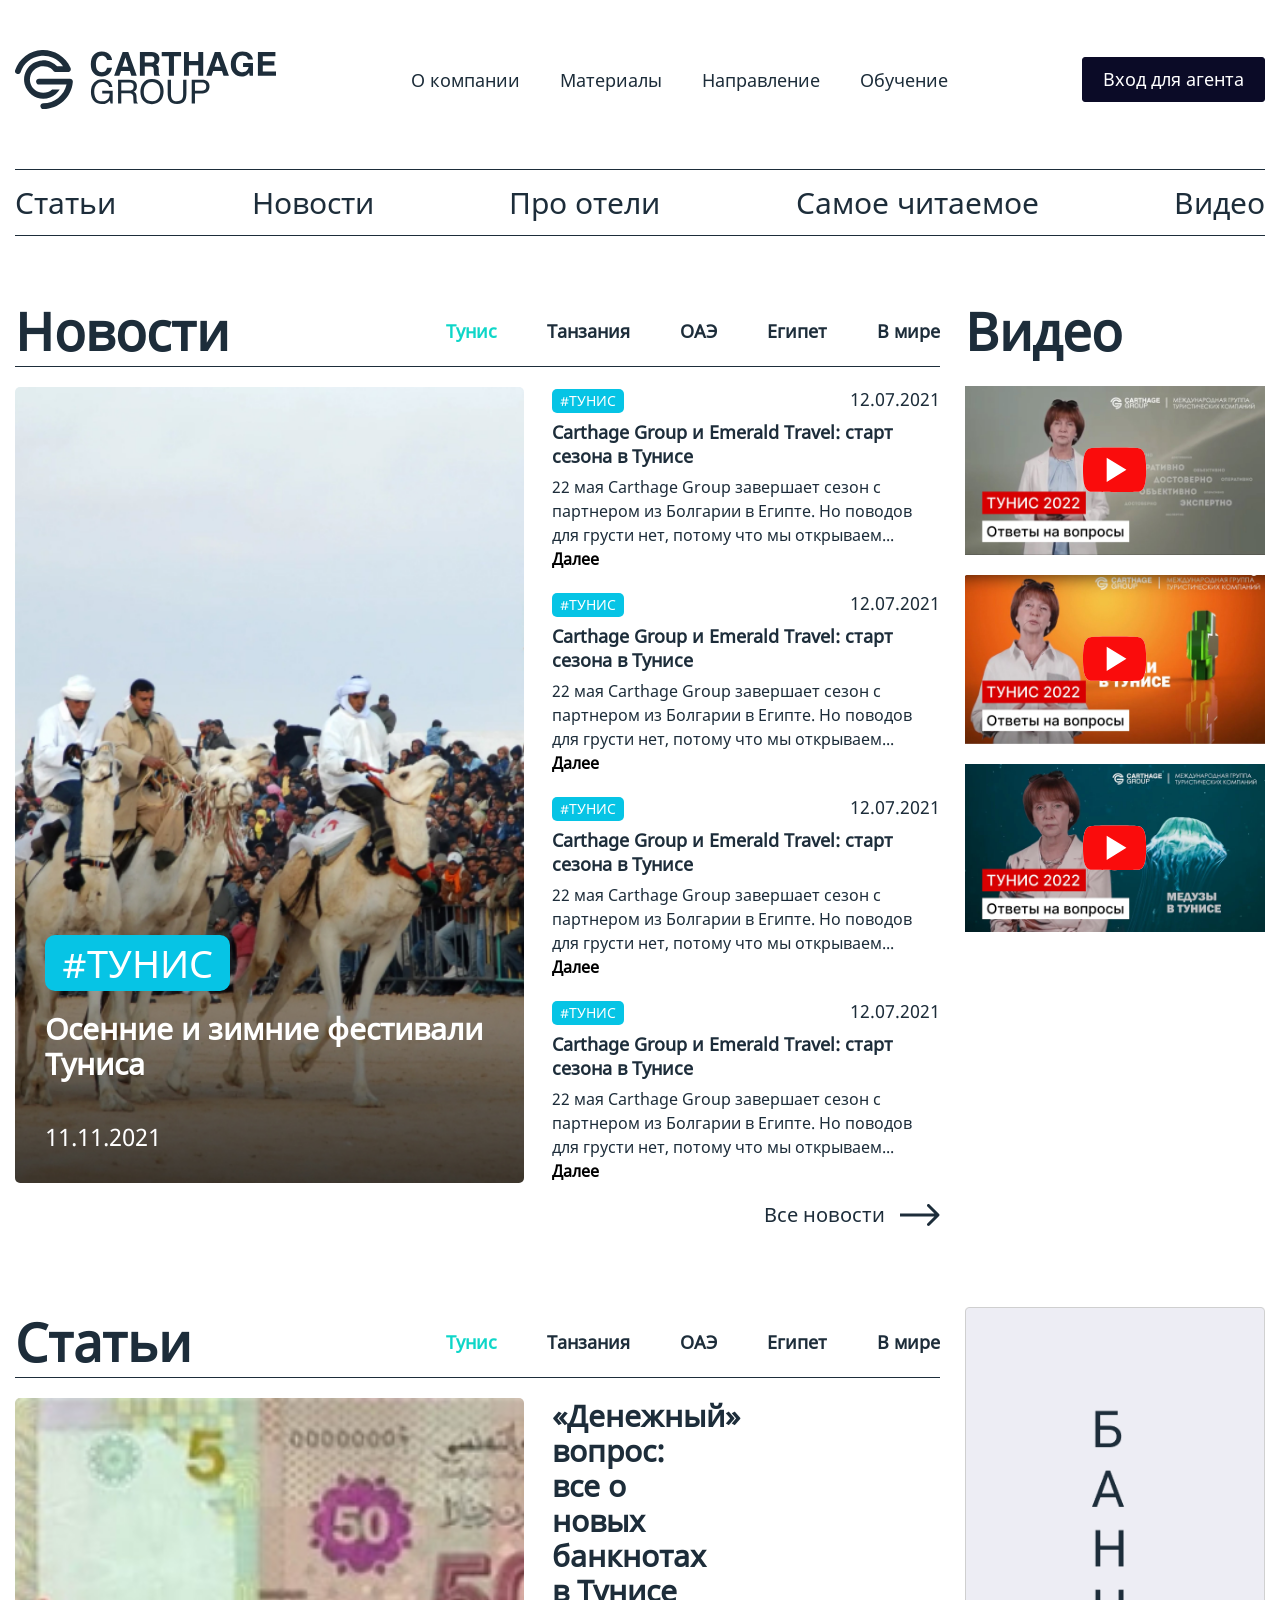
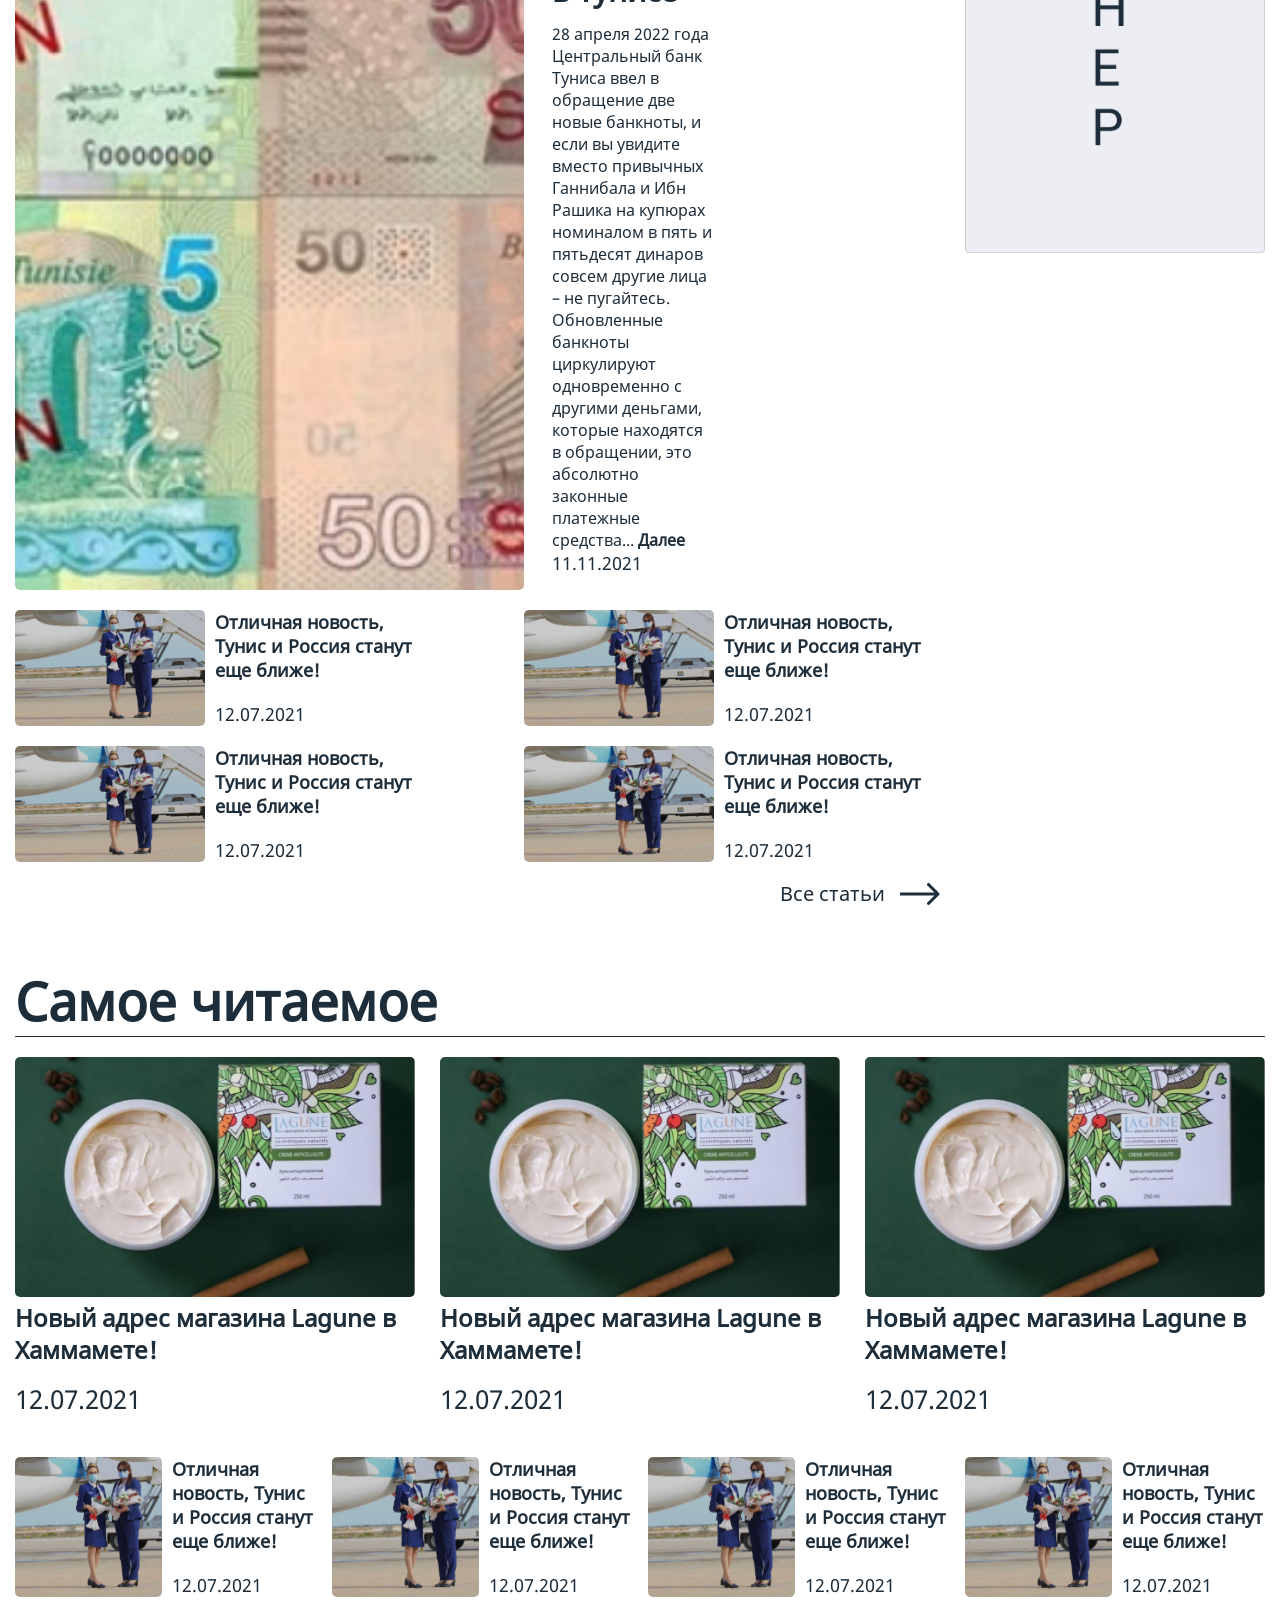
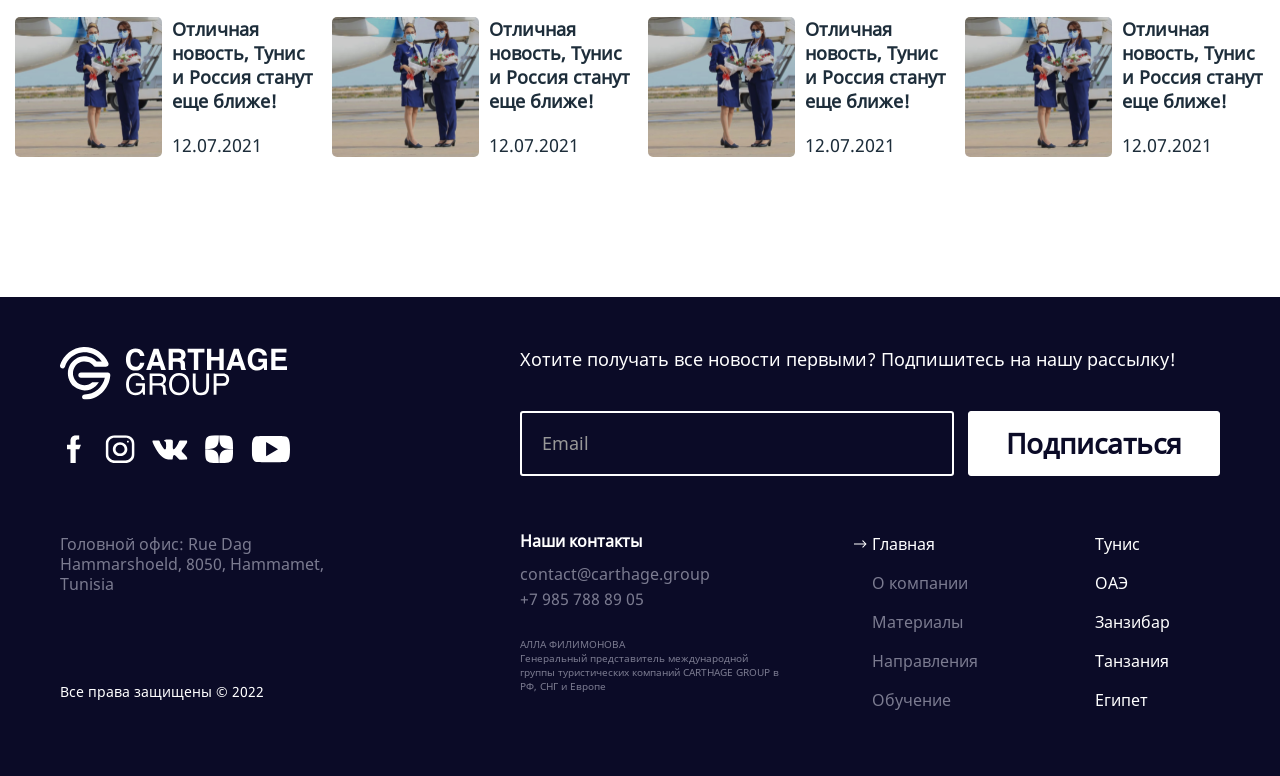
<file: life-copy.html>
<!DOCTYPE html>
<html lang="ru">
<head>
	<meta name="robots" content="noindex, nofollow">
	<meta http-equiv="X-UA-Compatible" content="IE=edge">
	<meta name="viewport" content="width=device-width, initial-scale=1">
	<meta charset="UTF-8">
	<title>Carthage Group</title>
	<meta name="description" content="">
	<meta name="keywords" content="">
	<meta property="og:title" content="">
 	<meta property="og:description" content="">
	<meta property="og:image" content="">
	<!--<link href="img/favicon.svg" rel="shortcut icon" type="image/x-icon">-->
	<link href="css/normalize.css" rel="stylesheet" type="text/css">
    <link href="css/slick.css" rel="stylesheet" type="text/css">
    <link href="css/slick-theme.css" rel="stylesheet" type="text/css">
	<link href="css/style.css" rel="stylesheet" type="text/css">
</head>
<body>

	<div class="carthage-popup video-popup">
		<div class="video-popup-content">
			<img src="img/close.svg" alt="" class="popup-close video-popup-close">
			<iframe src="" frameborder="0" allow="accelerometer; autoplay; clipboard-write; encrypted-media; gyroscope; picture-in-picture" allowfullscreen></iframe>
		</div>
	</div>

	<div class="container">

		<header>
			<a href="/"><img src="img/logo.svg" alt="" class="logo"></a>
			<nav>
				<div role="button" class="navbar-toggler"><span></span></div>
				<ul class="navbar">
					<li class="navbar-item"><a href="#" class="navbar-link">О компании</a></li>
					<li class="navbar-item"><a href="#" class="navbar-link">Материалы</a></li>
					<li class="navbar-item menu-item-has-children">
						<a href="#" class="navbar-link">Направление</a>
						<ul class="sub-menu">
							<li class="navbar-item"><a href="#" class="navbar-link">Тунис</a></li>
							<li class="navbar-item"><a href="#" class="navbar-link">о.Джерба</a></li>
							<li class="navbar-item"><a href="#" class="navbar-link">ОАЭ</a></li>
							<li class="navbar-item"><a href="#" class="navbar-link">Занзибар</a></li>
							<li class="navbar-item"><a href="#" class="navbar-link">Танзания</a></li>
							<li class="navbar-item"><a href="#" class="navbar-link">Египет</a></li>
						</ul>
					</li>
					<li class="navbar-item"><a href="#" class="navbar-link">Обучение</a></li>
				</ul>
			</nav>
			<button class="agency-btn carthage-dark-btn">Вход для агента</button>
		</header>

		<div class="life-top-links">
			<a href="#">Статьи</a>
			<a href="#">Новости</a>
			<a href="#">Про отели</a>
			<a href="#">Самое читаемое</a>
			<a href="#">Видео</a>
		</div>

		<section class="life-news-video">
			<div class="news life-news">
				<input type="radio" name="news-radio" id="news-tunis" checked>
				<input type="radio" name="news-radio" id="news-tanzania">
				<input type="radio" name="news-radio" id="news-oae">
				<input type="radio" name="news-radio" id="news-egipet">
				<input type="radio" name="news-radio" id="news-world">

				<div class="news-head">
					<h2>Новости</h2>
					<div class="news-label-wrap">
						<label for="news-tunis">Тунис</label>
						<label for="news-tanzania">Танзания</label>
						<label for="news-oae">ОАЭ</label>
						<label for="news-egipet">Египет</label>
						<label for="news-world">В мире</label>
					</div>
				</div>

				<div class="life-news-tunis life-news-wrap">
					<div class="big-life-news">
						<div class="big-life-news-content">
							<div class="big-life-news-tag">#Тунис</div>
							<h3><a href="#">Осенние и зимние фестивали Туниса</a></h3>
							<!--<div class="big-life-news-eye"><img src="img/eye-white.svg" alt=""> 544</div>-->
							<div class="big-life-news-date">11.11.2021</div>
						</div>
					</div>
					<div class="small-life-news-wrap">
						<div class="small-life-news">
							<div class="small-life-news-date">12.07.2021</div>
							<div class="small-life-news-tag">#Тунис</div>
							<h4><a href="#">Carthage Group и Emerald Travel: старт сезона в Тунисе</a></h4>
							<div class="small-life-news-excerpt">22 мая Carthage Group завершает сезон с партнером из Болгарии в Египте. Но поводов для грусти нет, потому что мы открываем... <a href="#">Далее</a></div>
						</div>
						<div class="small-life-news">
							<div class="small-life-news-date">12.07.2021</div>
							<div class="small-life-news-tag">#Тунис</div>
							<h4><a href="#">Carthage Group и Emerald Travel: старт сезона в Тунисе</a></h4>
							<div class="small-life-news-excerpt">22 мая Carthage Group завершает сезон с партнером из Болгарии в Египте. Но поводов для грусти нет, потому что мы открываем... <a href="#">Далее</a></div>
						</div>
						<div class="small-life-news">
							<div class="small-life-news-date">12.07.2021</div>
							<div class="small-life-news-tag">#Тунис</div>
							<h4><a href="#">Carthage Group и Emerald Travel: старт сезона в Тунисе</a></h4>
							<div class="small-life-news-excerpt">22 мая Carthage Group завершает сезон с партнером из Болгарии в Египте. Но поводов для грусти нет, потому что мы открываем... <a href="#">Далее</a></div>
						</div>
						<div class="small-life-news">
							<div class="small-life-news-date">12.07.2021</div>
							<div class="small-life-news-tag">#Тунис</div>
							<h4><a href="#">Carthage Group и Emerald Travel: старт сезона в Тунисе</a></h4>
							<div class="small-life-news-excerpt">22 мая Carthage Group завершает сезон с партнером из Болгарии в Египте. Но поводов для грусти нет, потому что мы открываем... <a href="#">Далее</a></div>
						</div>
					</div>
				</div>
				<a href="#" class="more-news more-life-news">Все новости <img src="img/arr-right.svg" alt=""></a>
			</div><!-- end life news -->

			<div class="life-video">
				<h2>Видео</h2>
				<span class="video-wrap" data-link="YU78JAxcJ5E"><img src="img/yt/YU78JAxcJ5E.jpg" alt=""></span>
				<span class="video-wrap" data-link="ceUZ-2Uc-ag"><img src="img/yt/ceUZ-2Uc-ag.jpg" alt=""></span>
				<span class="video-wrap" data-link="f5nEaS-g7jQ"><img src="img/yt/f5nEaS-g7jQ.jpg" alt=""></span>
			</div>
		</section>

		<section class="life-art-banner">
			<div class="articles life-art">
				<input type="radio" name="art-radio" id="art-tunis" checked>
				<input type="radio" name="art-radio" id="art-tanzania">
				<input type="radio" name="art-radio" id="art-oae">
				<input type="radio" name="art-radio" id="art-egipet">
				<input type="radio" name="art-radio" id="art-world">

				<div class="art-head">
					<h2>Статьи</h2>
					<div class="art-label-wrap">
						<label for="art-tunis">Тунис</label>
						<label for="art-tanzania">Танзания</label>
						<label for="art-oae">ОАЭ</label>
						<label for="art-egipet">Египет</label>
						<label for="art-world">В мире</label>
					</div>
				</div>

				<div class="life-art-tunis life-art-wrap">
					<div class="big-life-art">
						<a href="#" class="big-life-art-pic"></a>
						<div class="big-life-art-content">
							<div class="big-life-art-content">
								<h3><a href="#">«Денежный» вопрос: все о новых банкнотах в Тунисе</a></h3>
								<div class="big-life-art-excerpt">28 апреля 2022 года Центральный банк Туниса ввел в обращение две новые банкноты, и если вы увидите вместо привычных Ганнибала и Ибн Рашика на купюрах номиналом в пять и пятьдесят динаров совсем другие лица – не пугайтесь. Обновленные банкноты циркулируют одновременно с другими деньгами, которые находятся в обращении, это абсолютно законные платежные средства... <a href="#">Далее</a></div>
								<div class="big-life-art-date">11.11.2021</div>
							</div>
						</div>
					</div>
				
					<div class="small-life-art">
						<a href="#" class="small-life-art-pic"></a>
						<div class="small-life-art-content">
							<h4><a href="#">Отличная новость, Тунис и Россия станут еще ближе!</a></h4>
							<div class="small-life-art-date">12.07.2021</div>
						</div>
					</div>
					<div class="small-life-art">
						<a href="#" class="small-life-art-pic"></a>
						<div class="small-life-art-content">
							<h4><a href="#">Отличная новость, Тунис и Россия станут еще ближе!</a></h4>
							<div class="small-life-art-date">12.07.2021</div>
						</div>
					</div>
					<div class="small-life-art">
						<a href="#" class="small-life-art-pic"></a>
						<div class="small-life-art-content">
							<h4><a href="#">Отличная новость, Тунис и Россия станут еще ближе!</a></h4>
							<div class="small-life-art-date">12.07.2021</div>
						</div>
					</div>
					<div class="small-life-art">
						<a href="#" class="small-life-art-pic"></a>
						<div class="small-life-art-content">
							<h4><a href="#">Отличная новость, Тунис и Россия станут еще ближе!</a></h4>
							<div class="small-life-art-date">12.07.2021</div>
						</div>
					</div>

				</div>
				<a href="#" class="more-news more-life-news">Все статьи <img src="img/arr-right.svg" alt=""></a>
			</div><!-- end life news -->

			<div class="life-banner">
				<img src="img/banner-fake.png" alt="">
			</div>
		</section>

		<section class="most-read">
			<h2>Самое читаемое</h2>
			<div class="most-read-wrap">
				<div class="most-read-big">
					<a href="#" class="most-read-big-pic"></a>
					<h3><a href="">Новый адрес магазина Lagune в Хаммамете!</a></h3>
					<!--<div class="most-read-big-eye"><img src="img/eye-gray.svg" alt=""> 544</div>-->
					<div class="most-read-big-date">12.07.2021</div>	
				</div>
				<div class="most-read-big">
					<a href="#" class="most-read-big-pic"></a>
					<h3><a href="">Новый адрес магазина Lagune в Хаммамете!</a></h3>
					<!--<div class="most-read-big-eye"><img src="img/eye-gray.svg" alt=""> 544</div>-->
					<div class="most-read-big-date">12.07.2021</div>	
				</div>
				<div class="most-read-big">
					<a href="#" class="most-read-big-pic"></a>
					<h3><a href="">Новый адрес магазина Lagune в Хаммамете!</a></h3>
					<!--<div class="most-read-big-eye"><img src="img/eye-gray.svg" alt=""> 544</div>-->
					<div class="most-read-big-date">12.07.2021</div>	
				</div>

				<div class="most-read-small">
					<a href="#" class="most-read-small-pic"></a>
					<div class="most-read-small-content">
						<h4><a href="#">Отличная новость, Тунис и Россия станут еще ближе!</a></h4>
						<div class="most-read-small-date">12.07.2021</div>
					</div>
				</div>
				<div class="most-read-small">
					<a href="#" class="most-read-small-pic"></a>
					<div class="most-read-small-content">
						<h4><a href="#">Отличная новость, Тунис и Россия станут еще ближе!</a></h4>
						<div class="most-read-small-date">12.07.2021</div>
					</div>
				</div>
				<div class="most-read-small">
					<a href="#" class="most-read-small-pic"></a>
					<div class="most-read-small-content">
						<h4><a href="#">Отличная новость, Тунис и Россия станут еще ближе!</a></h4>
						<div class="most-read-small-date">12.07.2021</div>
					</div>
				</div>
				<div class="most-read-small">
					<a href="#" class="most-read-small-pic"></a>
					<div class="most-read-small-content">
						<h4><a href="#">Отличная новость, Тунис и Россия станут еще ближе!</a></h4>
						<div class="most-read-small-date">12.07.2021</div>
					</div>
				</div>
				<div class="most-read-small">
					<a href="#" class="most-read-small-pic"></a>
					<div class="most-read-small-content">
						<h4><a href="#">Отличная новость, Тунис и Россия станут еще ближе!</a></h4>
						<div class="most-read-small-date">12.07.2021</div>
					</div>
				</div>
				<div class="most-read-small">
					<a href="#" class="most-read-small-pic"></a>
					<div class="most-read-small-content">
						<h4><a href="#">Отличная новость, Тунис и Россия станут еще ближе!</a></h4>
						<div class="most-read-small-date">12.07.2021</div>
					</div>
				</div>
				<div class="most-read-small">
					<a href="#" class="most-read-small-pic"></a>
					<div class="most-read-small-content">
						<h4><a href="#">Отличная новость, Тунис и Россия станут еще ближе!</a></h4>
						<div class="most-read-small-date">12.07.2021</div>
					</div>
				</div>
				<div class="most-read-small">
					<a href="#" class="most-read-small-pic"></a>
					<div class="most-read-small-content">
						<h4><a href="#">Отличная новость, Тунис и Россия станут еще ближе!</a></h4>
						<div class="most-read-small-date">12.07.2021</div>
					</div>
				</div>
			</div>
		</section>

	</div>

	<footer>
		<div class="container">
			<div class="foot-left">
				<img src="img/logo-foot.svg" alt="" class="foot-logo">
				<div class="foot-soc">
						<a href="#"><img src="img/fb.svg" alt=""></a>
						<a href="#"><img src="img/inst.svg" alt=""></a>
						<a href="#"><img src="img/vk.svg" alt=""></a>
						<a href="#"><img src="img/zen.svg" alt=""></a>
						<a href="#"><img src="img/yt.svg" alt=""></a>
				</div>
				<div class="foot-address">
					Головной офис: Rue Dag Hammarshoeld, 8050, Hammamet, Tunisia
				</div>
			</div>
			<div class="foot-right">
				<div class="foot-subscription">
					<div class="foot-subscription-title">Хотите получать все новости первыми? Подпишитесь на нашу рассылку!</div>
					<div class="foot-subscription-form">
						<form action="">
							<input type="email" placeholder="Email">
							<input type="submit" value="Подписаться">
						</form>
					</div>
					<div class="foot-contacts-menu">
						<div class="foot-contacts">
							<h5>Наши контакты</h5>
							<a href="mailto:contact@carthage.group">contact@carthage.group</a>
							<a href="tel:+79857888905">+7 985 788 89 05</a>
							<div class="foot-contacts-person">
								АЛЛА ФИЛИМОНОВА <br>Генеральный представитель международной группы туристических компаний CARTHAGE GROUP в РФ, СНГ и Европе
							</div>
						</div>
						<ul class="foot-menu">
							<li><a href="#" class="active">Главная</a></li>
							<li><a href="#">О компании</a></li>
							<li><a href="#">Материалы</a></li>
							<li><a href="#">Направления</a></li>
							<li><a href="#">Обучение</a></li>
						</ul>
						<ul class="foot-countries">
							<li><a href="#">Тунис</a></li>
							<li><a href="#">ОАЭ</a></li>
							<li><a href="#">Занзибар</a></li>
							<li><a href="#">Танзания</a></li>
							<li><a href="#">Египет</a></li>
						</ul>
					</div>
				</div>
			</div>
			<div class="foot-copy">Все права защищены &copy; 2022</div>
		</div>
	</footer>

	<script src="js/jquery-3.6.0.min.js"></script>
    <script src="js/slick.min.js"></script>
	<script src="js/scripts.js"></script>
</body>
</html>
</file>
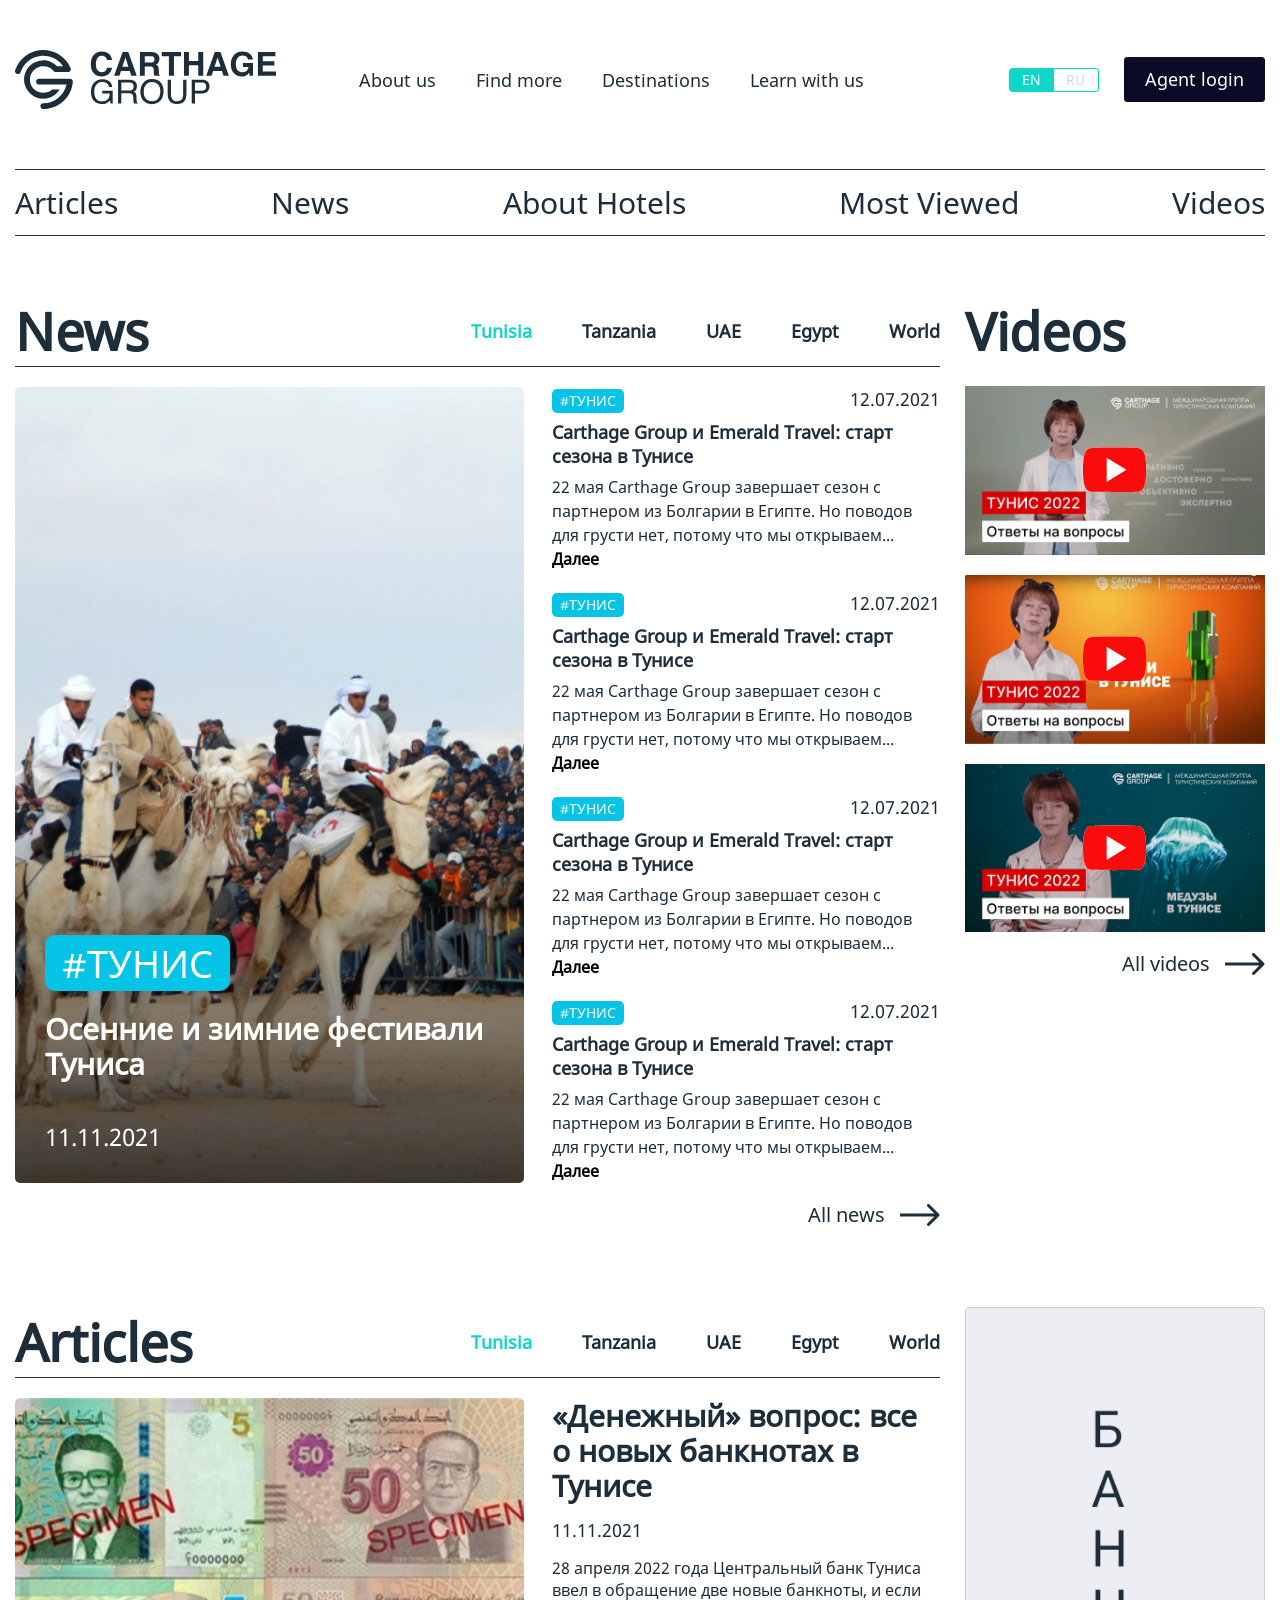
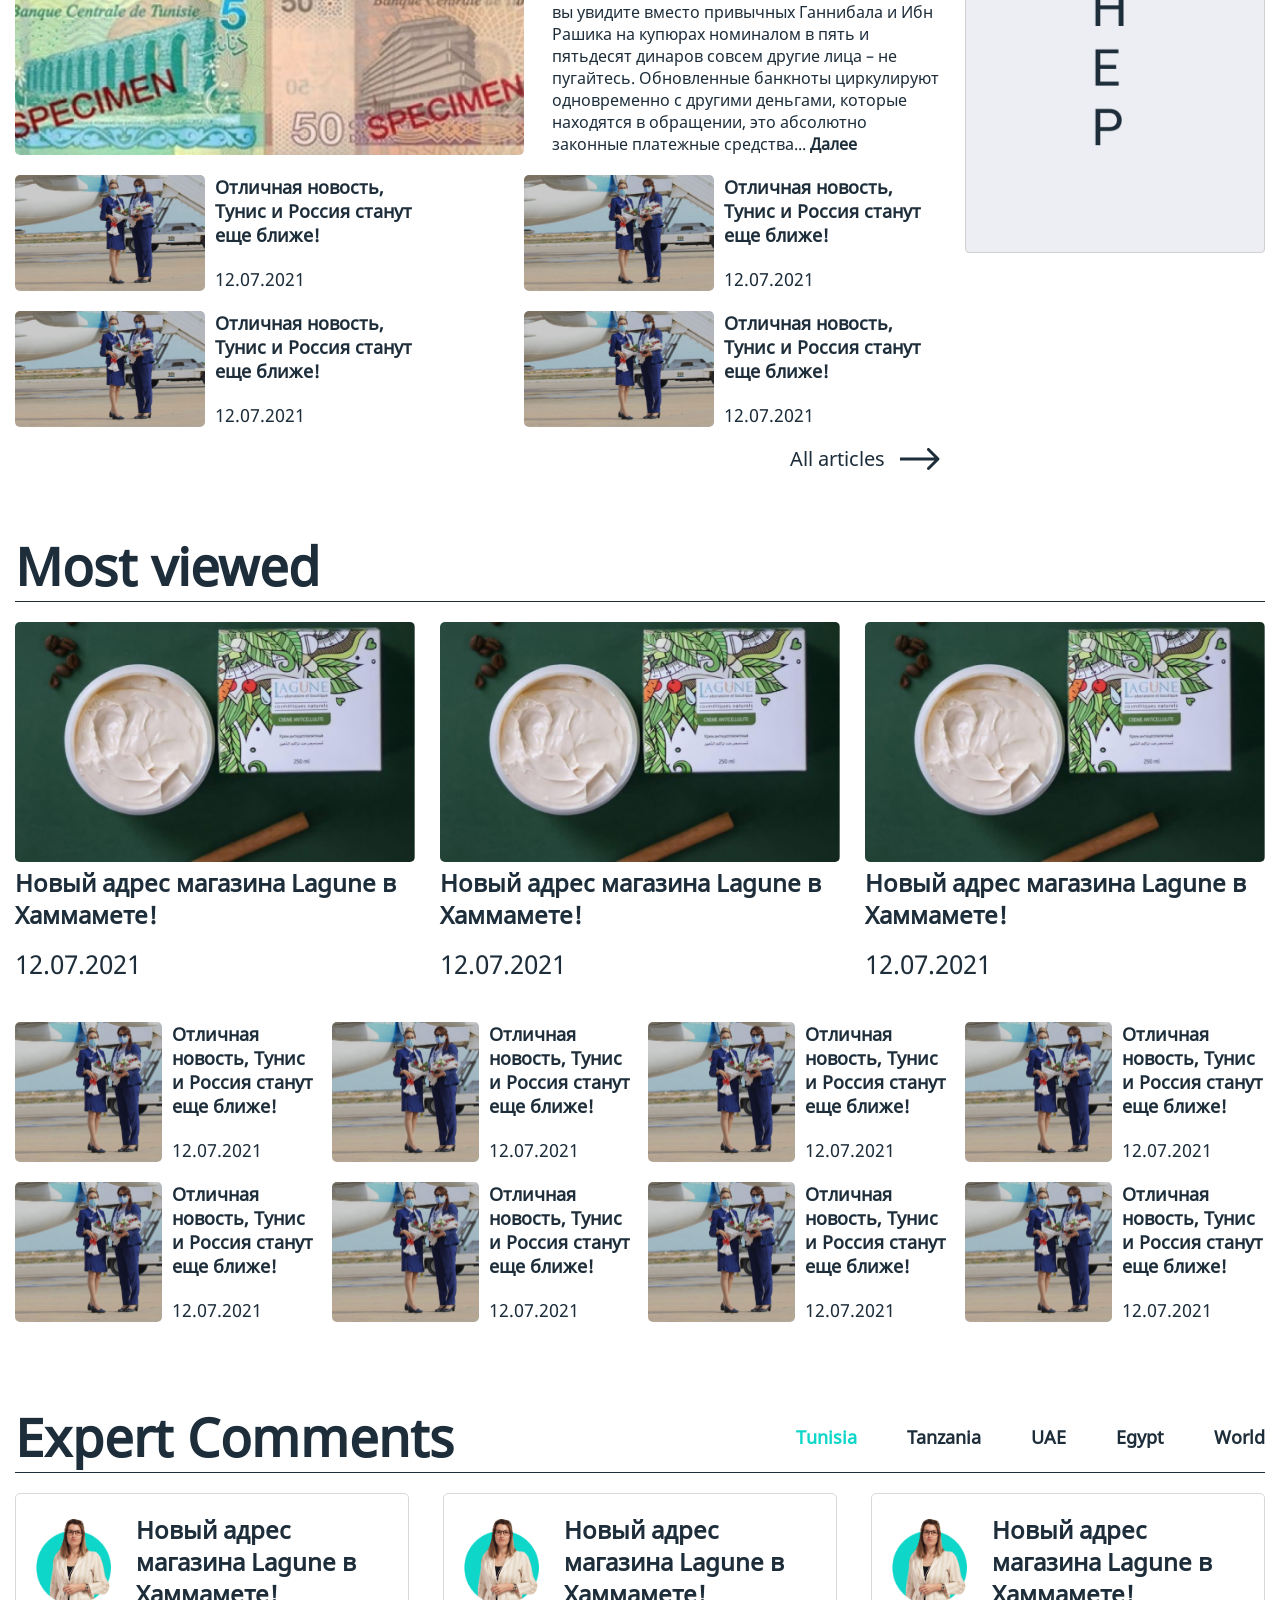
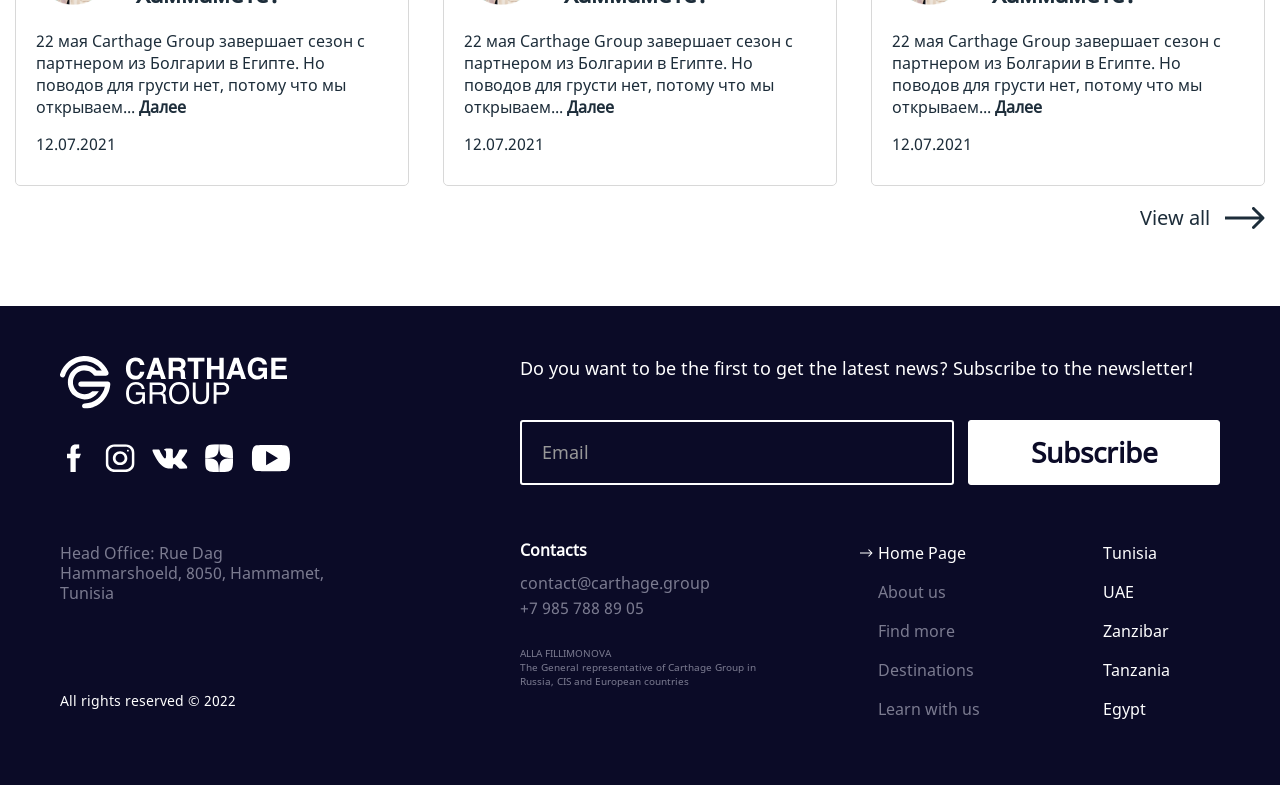
<file: life-en.html>
<!DOCTYPE html>
<html lang="ru">
<head>
	<meta name="robots" content="noindex, nofollow">
	<meta http-equiv="X-UA-Compatible" content="IE=edge">
	<meta name="viewport" content="width=device-width, initial-scale=1">
	<meta charset="UTF-8">
	<title>Carthage Group</title>
	<meta name="description" content="">
	<meta name="keywords" content="">
	<meta property="og:title" content="">
 	<meta property="og:description" content="">
	<meta property="og:image" content="">
	<!--<link href="img/favicon.svg" rel="shortcut icon" type="image/x-icon">-->
	<link href="css/normalize.css" rel="stylesheet" type="text/css">
    <link href="css/slick.css" rel="stylesheet" type="text/css">
    <link href="css/slick-theme.css" rel="stylesheet" type="text/css">
	<link href="css/style.css" rel="stylesheet" type="text/css">
</head>
<body>

	<div class="carthage-popup video-popup">
		<div class="video-popup-content">
			<img src="img/close.svg" alt="" class="popup-close video-popup-close">
			<iframe src="" frameborder="0" allow="accelerometer; autoplay; clipboard-write; encrypted-media; gyroscope; picture-in-picture" allowfullscreen></iframe>
		</div>
	</div>

	<div class="container">

		<header>
			<a href="/"><img src="img/logo.svg" alt="" class="logo"></a>
			<nav>
				<div role="button" class="navbar-toggler"><span></span></div>
				<ul class="navbar">
					<li class="navbar-item"><a href="#" class="navbar-link">About us</a></li>
					<li class="navbar-item"><a href="#" class="navbar-link">Find more</a></li>
					<li class="navbar-item menu-item-has-children">
						<a href="#" class="navbar-link">Destinations</a>
						<ul class="sub-menu">
							<li class="navbar-item"><a href="#" class="navbar-link">Tunisia</a></li>
							<li class="navbar-item"><a href="#" class="navbar-link">Djerba Island</a></li>
							<li class="navbar-item"><a href="#" class="navbar-link">UAE</a></li>
							<li class="navbar-item"><a href="#" class="navbar-link">Zanzibar</a></li>
							<li class="navbar-item"><a href="#" class="navbar-link">Tanzania</a></li>
							<li class="navbar-item"><a href="#" class="navbar-link">Egypt</a></li>
						</ul>
					</li>
					<li class="navbar-item"><a href="#" class="navbar-link">Learn with us</a></li>
					<li class="select-lang">
						<div class="lang mobile-lang">
							<a href="#" class="lang-ru">RU</a>
							<a href="#" class="lang-en">EN</a>
						</div>
					</li>
				</ul>
			</nav>
			<div class="lang desktop-lang">
				<a href="#" class="lang-en">RU</a>
				<a href="#" class="lang-ru">EN</a>
			</div>
			<button class="agency-btn carthage-dark-btn">Agent login</button>
		</header>

		<div class="life-top-links">
			<a href="#">Articles</a>
			<a href="#">News</a>
			<a href="#">About Hotels</a>
			<a href="#">Most Viewed</a>
			<a href="#">Videos</a>
		</div>

		<section class="life-news-video">
			<div class="news life-news">
				<input type="radio" name="news-radio" id="news-tunis" checked>
				<input type="radio" name="news-radio" id="news-tanzania">
				<input type="radio" name="news-radio" id="news-oae">
				<input type="radio" name="news-radio" id="news-egipet">
				<input type="radio" name="news-radio" id="news-world">

				<div class="news-head">
					<h2>News</h2>
					<div class="news-label-wrap">
						<label for="news-tunis">Tunisia</label>
						<label for="news-tanzania">Tanzania</label>
						<label for="news-oae">UAE</label>
						<label for="news-egipet">Egypt</label>
						<label for="news-world">World</label>
					</div>
				</div>

				<div class="life-news-tunis life-news-wrap">
					<div class="big-life-news">
						<div class="big-life-news-content">
							<div class="big-life-news-tag">#Тунис</div>
							<h3><a href="#">Осенние и зимние фестивали Туниса</a></h3>
							<div class="big-life-news-date">11.11.2021</div>
						</div>
					</div>
					<div class="small-life-news-wrap">
						<div class="small-life-news">
							<div class="small-life-news-date">12.07.2021</div>
							<div class="small-life-news-tag">#Тунис</div>
							<h4><a href="#">Carthage Group и Emerald Travel: старт сезона в Тунисе</a></h4>
							<div class="small-life-news-excerpt">22 мая Carthage Group завершает сезон с партнером из Болгарии в Египте. Но поводов для грусти нет, потому что мы открываем... <a href="#">Далее</a></div>
						</div>
						<div class="small-life-news">
							<div class="small-life-news-date">12.07.2021</div>
							<div class="small-life-news-tag">#Тунис</div>
							<h4><a href="#">Carthage Group и Emerald Travel: старт сезона в Тунисе</a></h4>
							<div class="small-life-news-excerpt">22 мая Carthage Group завершает сезон с партнером из Болгарии в Египте. Но поводов для грусти нет, потому что мы открываем... <a href="#">Далее</a></div>
						</div>
						<div class="small-life-news">
							<div class="small-life-news-date">12.07.2021</div>
							<div class="small-life-news-tag">#Тунис</div>
							<h4><a href="#">Carthage Group и Emerald Travel: старт сезона в Тунисе</a></h4>
							<div class="small-life-news-excerpt">22 мая Carthage Group завершает сезон с партнером из Болгарии в Египте. Но поводов для грусти нет, потому что мы открываем... <a href="#">Далее</a></div>
						</div>
						<div class="small-life-news">
							<div class="small-life-news-date">12.07.2021</div>
							<div class="small-life-news-tag">#Тунис</div>
							<h4><a href="#">Carthage Group и Emerald Travel: старт сезона в Тунисе</a></h4>
							<div class="small-life-news-excerpt">22 мая Carthage Group завершает сезон с партнером из Болгарии в Египте. Но поводов для грусти нет, потому что мы открываем... <a href="#">Далее</a></div>
						</div>
					</div>
				</div>
				<a href="#" class="more-news more-life-news">All news <img src="img/arr-right.svg" alt=""></a>
			</div>

			<div class="life-video">
				<h2>Videos</h2>
				<span class="video-wrap" data-link="YU78JAxcJ5E"><img src="img/yt/YU78JAxcJ5E.jpg" alt=""></span>
				<span class="video-wrap" data-link="ceUZ-2Uc-ag"><img src="img/yt/ceUZ-2Uc-ag.jpg" alt=""></span>
				<span class="video-wrap" data-link="f5nEaS-g7jQ"><img src="img/yt/f5nEaS-g7jQ.jpg" alt=""></span>
				<a href="#" class="more-news more-life-news more-video">All videos <img src="img/arr-right.svg" alt=""></a>
			</div>
		</section>

		<section class="life-art-banner">
			<div class="articles life-art">
				<input type="radio" name="art-radio" id="art-tunis" checked>
				<input type="radio" name="art-radio" id="art-tanzania">
				<input type="radio" name="art-radio" id="art-oae">
				<input type="radio" name="art-radio" id="art-egipet">
				<input type="radio" name="art-radio" id="art-world">

				<div class="art-head">
					<h2>Articles</h2>
					<div class="art-label-wrap">
						<label for="art-tunis">Tunisia</label>
						<label for="art-tanzania">Tanzania</label>
						<label for="art-oae">UAE</label>
						<label for="art-egipet">Egypt</label>
						<label for="art-world">World</label>
					</div>
				</div>

				<div class="life-art-tunis life-art-wrap">
					<div class="big-life-art">
						<a href="#" class="big-life-art-pic"></a>
						<div class="big-life-art-content">
							<h3><a href="#">«Денежный» вопрос: все о новых банкнотах в Тунисе</a></h3>
							<div class="big-life-art-date">11.11.2021</div>
							<div class="big-life-art-excerpt">28 апреля 2022 года Центральный банк Туниса ввел в обращение две новые банкноты, и если вы увидите вместо привычных Ганнибала и Ибн Рашика на купюрах номиналом в пять и пятьдесят динаров совсем другие лица – не пугайтесь. Обновленные банкноты циркулируют одновременно с другими деньгами, которые находятся в обращении, это абсолютно законные платежные средства... <a href="#">Далее</a></div>
						</div>
					</div>
				
					<div class="small-life-art">
						<a href="#" class="small-life-art-pic"></a>
						<div class="small-life-art-content">
							<h4><a href="#">Отличная новость, Тунис и Россия станут еще ближе!</a></h4>
							<div class="small-life-art-date">12.07.2021</div>
						</div>
					</div>
					<div class="small-life-art">
						<a href="#" class="small-life-art-pic"></a>
						<div class="small-life-art-content">
							<h4><a href="#">Отличная новость, Тунис и Россия станут еще ближе!</a></h4>
							<div class="small-life-art-date">12.07.2021</div>
						</div>
					</div>
					<div class="small-life-art">
						<a href="#" class="small-life-art-pic"></a>
						<div class="small-life-art-content">
							<h4><a href="#">Отличная новость, Тунис и Россия станут еще ближе!</a></h4>
							<div class="small-life-art-date">12.07.2021</div>
						</div>
					</div>
					<div class="small-life-art">
						<a href="#" class="small-life-art-pic"></a>
						<div class="small-life-art-content">
							<h4><a href="#">Отличная новость, Тунис и Россия станут еще ближе!</a></h4>
							<div class="small-life-art-date">12.07.2021</div>
						</div>
					</div>

				</div>
				<a href="#" class="more-news more-life-news">All articles <img src="img/arr-right.svg" alt=""></a>
			</div>

			<div class="life-banner">
				<img src="img/banner-fake.png" alt="">
			</div>
		</section>

		<section class="most-read">
			<h2>Most viewed</h2>
			<div class="most-read-wrap">
				<div class="most-read-big">
					<a href="#" class="most-read-big-pic"></a>
					<h3><a href="">Новый адрес магазина Lagune в Хаммамете!</a></h3>
					<div class="most-read-big-date">12.07.2021</div>	
				</div>
				<div class="most-read-big">
					<a href="#" class="most-read-big-pic"></a>
					<h3><a href="">Новый адрес магазина Lagune в Хаммамете!</a></h3>
					<div class="most-read-big-date">12.07.2021</div>	
				</div>
				<div class="most-read-big">
					<a href="#" class="most-read-big-pic"></a>
					<h3><a href="">Новый адрес магазина Lagune в Хаммамете!</a></h3>
					<div class="most-read-big-date">12.07.2021</div>	
				</div>

				<div class="most-read-small">
					<a href="#" class="most-read-small-pic"></a>
					<div class="most-read-small-content">
						<h4><a href="#">Отличная новость, Тунис и Россия станут еще ближе!</a></h4>
						<div class="most-read-small-date">12.07.2021</div>
					</div>
				</div>
				<div class="most-read-small">
					<a href="#" class="most-read-small-pic"></a>
					<div class="most-read-small-content">
						<h4><a href="#">Отличная новость, Тунис и Россия станут еще ближе!</a></h4>
						<div class="most-read-small-date">12.07.2021</div>
					</div>
				</div>
				<div class="most-read-small">
					<a href="#" class="most-read-small-pic"></a>
					<div class="most-read-small-content">
						<h4><a href="#">Отличная новость, Тунис и Россия станут еще ближе!</a></h4>
						<div class="most-read-small-date">12.07.2021</div>
					</div>
				</div>
				<div class="most-read-small">
					<a href="#" class="most-read-small-pic"></a>
					<div class="most-read-small-content">
						<h4><a href="#">Отличная новость, Тунис и Россия станут еще ближе!</a></h4>
						<div class="most-read-small-date">12.07.2021</div>
					</div>
				</div>
				<div class="most-read-small">
					<a href="#" class="most-read-small-pic"></a>
					<div class="most-read-small-content">
						<h4><a href="#">Отличная новость, Тунис и Россия станут еще ближе!</a></h4>
						<div class="most-read-small-date">12.07.2021</div>
					</div>
				</div>
				<div class="most-read-small">
					<a href="#" class="most-read-small-pic"></a>
					<div class="most-read-small-content">
						<h4><a href="#">Отличная новость, Тунис и Россия станут еще ближе!</a></h4>
						<div class="most-read-small-date">12.07.2021</div>
					</div>
				</div>
				<div class="most-read-small">
					<a href="#" class="most-read-small-pic"></a>
					<div class="most-read-small-content">
						<h4><a href="#">Отличная новость, Тунис и Россия станут еще ближе!</a></h4>
						<div class="most-read-small-date">12.07.2021</div>
					</div>
				</div>
				<div class="most-read-small">
					<a href="#" class="most-read-small-pic"></a>
					<div class="most-read-small-content">
						<h4><a href="#">Отличная новость, Тунис и Россия станут еще ближе!</a></h4>
						<div class="most-read-small-date">12.07.2021</div>
					</div>
				</div>
			</div>
		</section>

		<section class="comments">
			<input type="radio" name="com-radio" id="com-tunis" checked>
			<input type="radio" name="com-radio" id="com-tanzania">
			<input type="radio" name="com-radio" id="com-oae">
			<input type="radio" name="com-radio" id="com-egipet">
			<input type="radio" name="com-radio" id="com-world">

			<div class="com-head">
				<h2>Expert Comments</h2>
				<div class="com-label-wrap">
					<label for="com-tunis">Tunisia</label>
					<label for="com-tanzania">Tanzania</label>
					<label for="com-oae">UAE</label>
					<label for="com-egipet">Egypt</label>
					<label for="com-world">World</label>
				</div>
			</div>

			<div class="comments-wrap">
				<div class="comments-item">
					<div class="comments-item-head">
						<img src="img/expert-ava.png" alt="" class="comments-pic">
						<h3><a href="">Новый адрес магазина Lagune в Хаммамете!</a></h3>
					</div>
					<div class="comments-excerpt">
						22 мая Carthage Group завершает сезон с партнером из Болгарии в Египте. Но поводов для грусти нет, потому что мы открываем... <a href="">Далее</a>
					</div>
					<div class="comments-date">12.07.2021</div>
				</div>
				<div class="comments-item">
					<div class="comments-item-head">
						<img src="img/expert-ava.png" alt="" class="comments-pic">
						<h3><a href="">Новый адрес магазина Lagune в Хаммамете!</a></h3>
					</div>
					<div class="comments-excerpt">
						22 мая Carthage Group завершает сезон с партнером из Болгарии в Египте. Но поводов для грусти нет, потому что мы открываем... <a href="">Далее</a>
					</div>
					<div class="comments-date">12.07.2021</div>
				</div>
				<div class="comments-item">
					<div class="comments-item-head">
						<img src="img/expert-ava.png" alt="" class="comments-pic">
						<h3><a href="">Новый адрес магазина Lagune в Хаммамете!</a></h3>
					</div>
					<div class="comments-excerpt">
						22 мая Carthage Group завершает сезон с партнером из Болгарии в Египте. Но поводов для грусти нет, потому что мы открываем... <a href="">Далее</a>
					</div>
					<div class="comments-date">12.07.2021</div>
				</div>
			</div>
			<a href="#" class="more-news">View all <img src="img/arr-right.svg" alt=""></a>
		</section>


	</div>

	<footer>
		<div class="container">
			<div class="foot-left">
				<img src="img/logo-foot.svg" alt="" class="foot-logo">
				<div class="foot-soc">
						<a href="#"><img src="img/fb.svg" alt=""></a>
						<a href="#"><img src="img/inst.svg" alt=""></a>
						<a href="#"><img src="img/vk.svg" alt=""></a>
						<a href="#"><img src="img/zen.svg" alt=""></a>
						<a href="#"><img src="img/yt.svg" alt=""></a>
				</div>
				<div class="foot-address">
					Head Office: Rue Dag Hammarshoeld, 8050, Hammamet, Tunisia
				</div>
			</div>
			<div class="foot-right">
				<div class="foot-subscription">
					<div class="foot-subscription-title">Do you want to be the first to get the latest news? Subscribe to the newsletter!</div>
					<div class="foot-subscription-form">
						<form action="">
							<input type="email" placeholder="Email">
							<input type="submit" value="Subscribe">
						</form>
					</div>
					<div class="foot-contacts-menu">
						<div class="foot-contacts">
							<h5>Contacts</h5>
							<a href="mailto:contact@carthage.group">contact@carthage.group</a>
							<a href="tel:+79857888905">+7 985 788 89 05</a>
							<div class="foot-contacts-person">
									ALLA FILLIMONOVA <br>The General representative of Carthage Group in Russia, CIS and European countries
							</div>
						</div>
						<ul class="foot-menu">
							<li><a href="#" class="active">Home Page</a></li>
							<li><a href="#">About us</a></li>
							<li><a href="#">Find more</a></li>
							<li><a href="#">Destinations</a></li>
							<li><a href="#">Learn with us</a></li>
						</ul>
						<ul class="foot-countries">
							<li><a href="#">Tunisia</a></li>
							<li><a href="#">UAE</a></li>
							<li><a href="#">Zanzibar</a></li>
							<li><a href="#">Tanzania</a></li>
							<li><a href="#">Egypt</a></li>
						</ul>
					</div>
				</div>
			</div>
			<div class="foot-copy">All rights reserved &copy; 2022</div>
		</div>
	</footer>

	<script src="js/jquery-3.6.0.min.js"></script>
    <script src="js/slick.min.js"></script>
	<script src="js/scripts.js"></script>
</body>
</html>
</file>
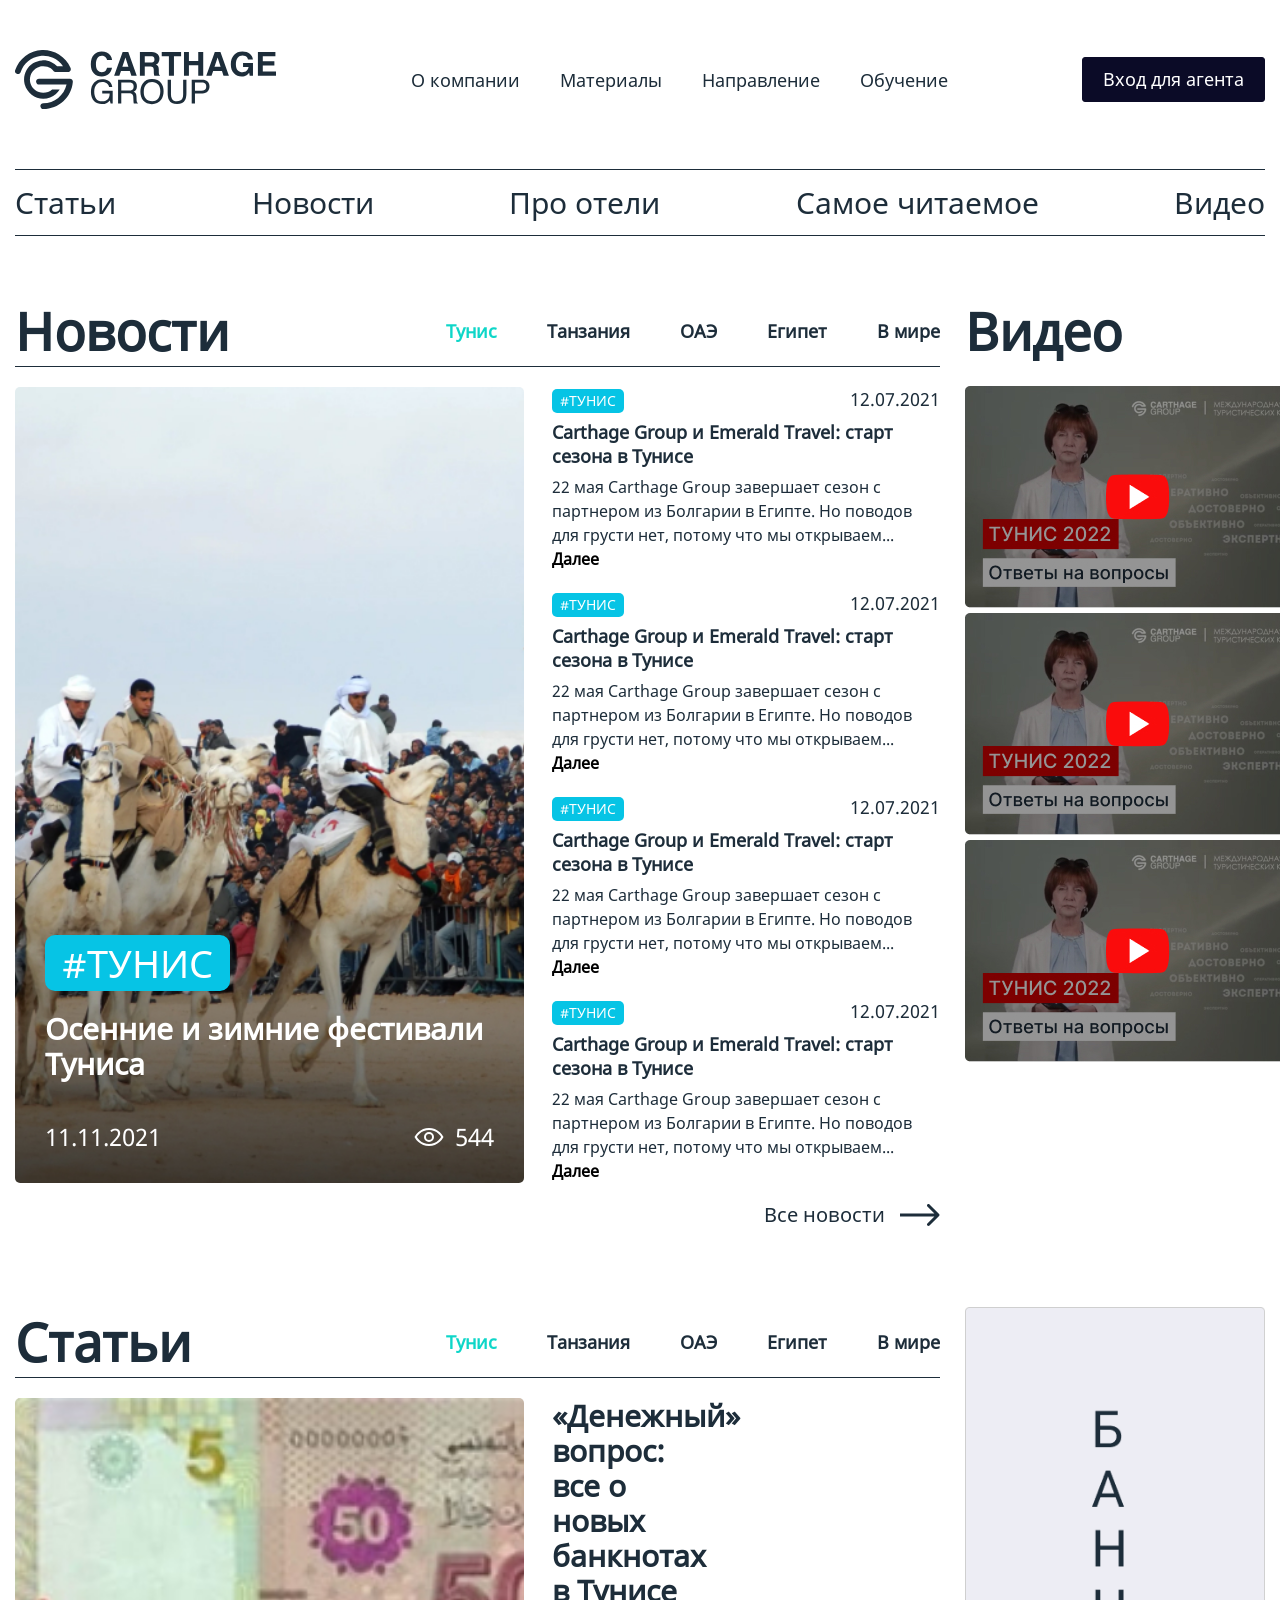
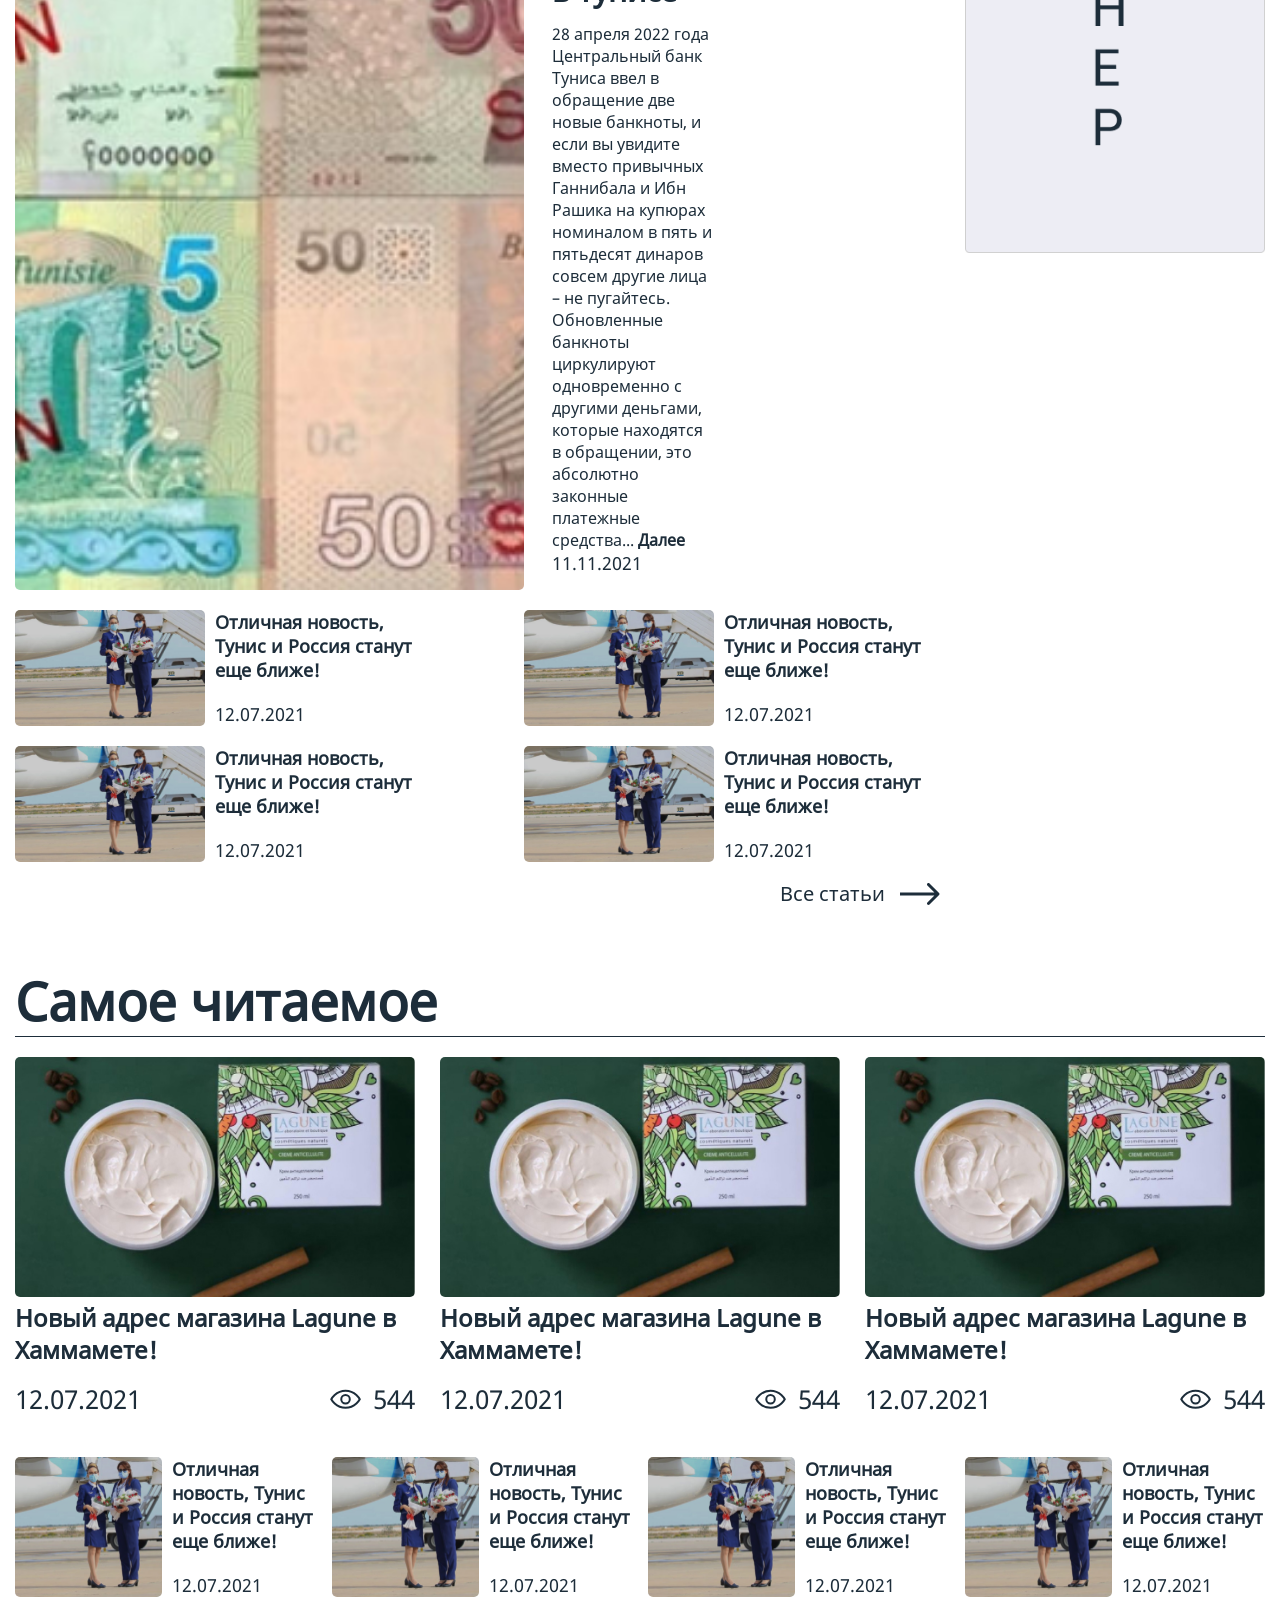
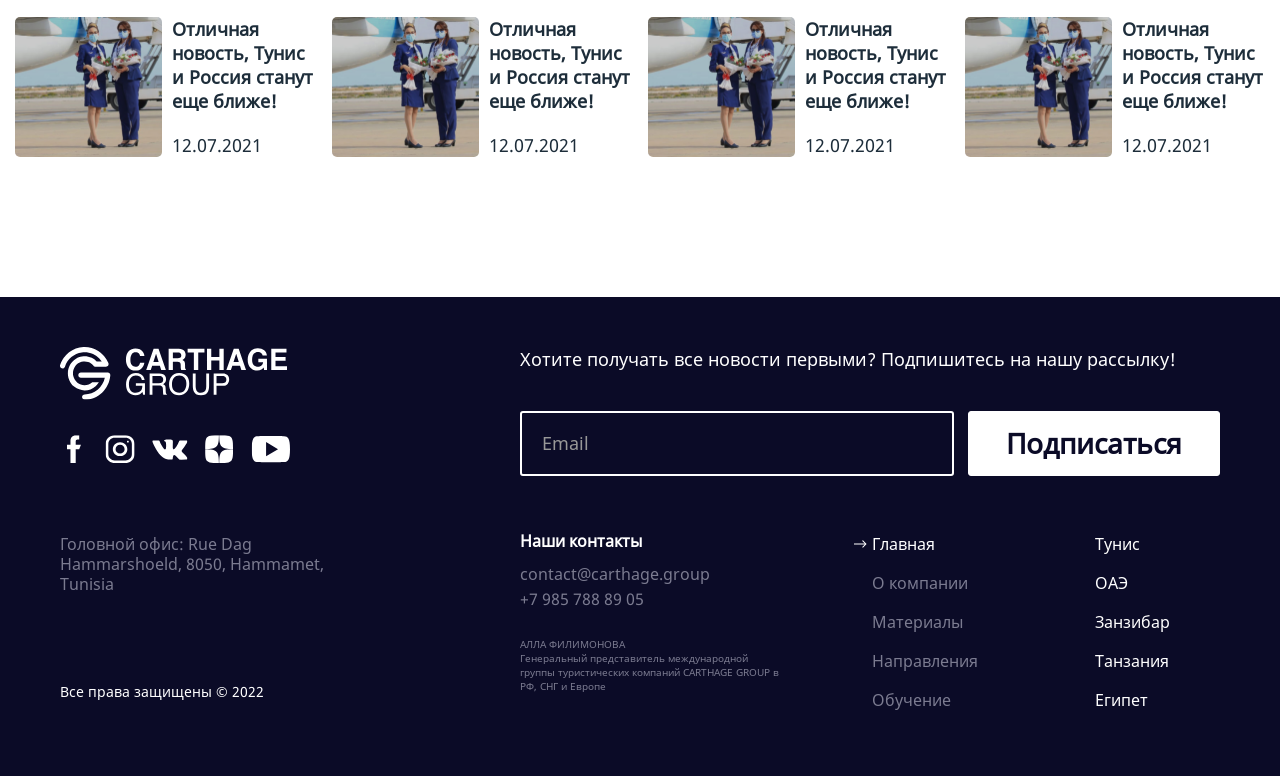
<file: life.html>
<!DOCTYPE html>
<html lang="ru">
<head>
	<meta name="robots" content="noindex, nofollow">
	<meta http-equiv="X-UA-Compatible" content="IE=edge">
	<meta name="viewport" content="width=device-width, initial-scale=1">
	<meta charset="UTF-8">
	<title>Carthage Group</title>
	<meta name="description" content="">
	<meta name="keywords" content="">
	<meta property="og:title" content="">
 	<meta property="og:description" content="">
	<meta property="og:image" content="">
	<!--<link href="img/favicon.svg" rel="shortcut icon" type="image/x-icon">-->
	<link href="css/normalize.css" rel="stylesheet" type="text/css">
    <link href="css/slick.css" rel="stylesheet" type="text/css">
    <link href="css/slick-theme.css" rel="stylesheet" type="text/css">
	<link href="css/style.css" rel="stylesheet" type="text/css">
</head>
<body>

	<div class="container">

		<header>
			<a href="/"><img src="img/logo.svg" alt="" class="logo"></a>
			<nav>
				<div role="button" class="navbar-toggler"><span></span></div>
				<ul class="navbar">
					<li class="navbar-item"><a href="#" class="navbar-link">О компании</a></li>
					<li class="navbar-item"><a href="#" class="navbar-link">Материалы</a></li>
					<li class="navbar-item menu-item-has-children">
						<a href="#" class="navbar-link">Направление</a>
						<ul class="sub-menu">
							<li class="navbar-item"><a href="#" class="navbar-link">Тунис</a></li>
							<li class="navbar-item"><a href="#" class="navbar-link">о.Джерба</a></li>
							<li class="navbar-item"><a href="#" class="navbar-link">ОАЭ</a></li>
							<li class="navbar-item"><a href="#" class="navbar-link">Занзибар</a></li>
							<li class="navbar-item"><a href="#" class="navbar-link">Танзания</a></li>
							<li class="navbar-item"><a href="#" class="navbar-link">Египет</a></li>
						</ul>
					</li>
					<li class="navbar-item"><a href="#" class="navbar-link">Обучение</a></li>
				</ul>
			</nav>
			<button class="agency-btn carthage-dark-btn">Вход для агента</button>
		</header>

		<div class="life-top-links">
			<a href="#">Статьи</a>
			<a href="#">Новости</a>
			<a href="#">Про отели</a>
			<a href="#">Самое читаемое</a>
			<a href="#">Видео</a>
		</div>

		<section class="life-news-video">
			<div class="news life-news">
				<input type="radio" name="news-radio" id="news-tunis" checked>
				<input type="radio" name="news-radio" id="news-tanzania">
				<input type="radio" name="news-radio" id="news-oae">
				<input type="radio" name="news-radio" id="news-egipet">
				<input type="radio" name="news-radio" id="news-world">

				<div class="news-head">
					<h2>Новости</h2>
					<div class="news-label-wrap">
						<label for="news-tunis">Тунис</label>
						<label for="news-tanzania">Танзания</label>
						<label for="news-oae">ОАЭ</label>
						<label for="news-egipet">Египет</label>
						<label for="news-world">В мире</label>
					</div>
				</div>

				<div class="life-news-tunis life-news-wrap">
					<div class="big-life-news">
						<div class="big-life-news-content">
							<div class="big-life-news-tag">#Тунис</div>
							<h3><a href="#">Осенние и зимние фестивали Туниса</a></h3>
							<div class="big-life-news-eye"><img src="img/eye-white.svg" alt=""> 544</div>
							<div class="big-life-news-date">11.11.2021</div>
						</div>
					</div>
					<div class="small-life-news-wrap">
						<div class="small-life-news">
							<div class="small-life-news-date">12.07.2021</div>
							<div class="small-life-news-tag">#Тунис</div>
							<h4><a href="#">Carthage Group и Emerald Travel: старт сезона в Тунисе</a></h4>
							<div class="small-life-news-excerpt">22 мая Carthage Group завершает сезон с партнером из Болгарии в Египте. Но поводов для грусти нет, потому что мы открываем... <a href="#">Далее</a></div>
						</div>
						<div class="small-life-news">
							<div class="small-life-news-date">12.07.2021</div>
							<div class="small-life-news-tag">#Тунис</div>
							<h4><a href="#">Carthage Group и Emerald Travel: старт сезона в Тунисе</a></h4>
							<div class="small-life-news-excerpt">22 мая Carthage Group завершает сезон с партнером из Болгарии в Египте. Но поводов для грусти нет, потому что мы открываем... <a href="#">Далее</a></div>
						</div>
						<div class="small-life-news">
							<div class="small-life-news-date">12.07.2021</div>
							<div class="small-life-news-tag">#Тунис</div>
							<h4><a href="#">Carthage Group и Emerald Travel: старт сезона в Тунисе</a></h4>
							<div class="small-life-news-excerpt">22 мая Carthage Group завершает сезон с партнером из Болгарии в Египте. Но поводов для грусти нет, потому что мы открываем... <a href="#">Далее</a></div>
						</div>
						<div class="small-life-news">
							<div class="small-life-news-date">12.07.2021</div>
							<div class="small-life-news-tag">#Тунис</div>
							<h4><a href="#">Carthage Group и Emerald Travel: старт сезона в Тунисе</a></h4>
							<div class="small-life-news-excerpt">22 мая Carthage Group завершает сезон с партнером из Болгарии в Египте. Но поводов для грусти нет, потому что мы открываем... <a href="#">Далее</a></div>
						</div>
					</div>
				</div>
				<a href="#" class="more-news more-life-news">Все новости <img src="img/arr-right.svg" alt=""></a>
			</div><!-- end life news -->

			<div class="life-video">
				<h2>Видео</h2>
				<img src="img/video.jpg" alt=""><img src="img/video.jpg" alt=""><img src="img/video.jpg" alt="">
			</div>
		</section>

		<section class="life-art-banner">
			<div class="articles life-art">
				<input type="radio" name="art-radio" id="art-tunis" checked>
				<input type="radio" name="art-radio" id="art-tanzania">
				<input type="radio" name="art-radio" id="art-oae">
				<input type="radio" name="art-radio" id="art-egipet">
				<input type="radio" name="art-radio" id="art-world">

				<div class="art-head">
					<h2>Статьи</h2>
					<div class="art-label-wrap">
						<label for="art-tunis">Тунис</label>
						<label for="art-tanzania">Танзания</label>
						<label for="art-oae">ОАЭ</label>
						<label for="art-egipet">Египет</label>
						<label for="art-world">В мире</label>
					</div>
				</div>

				<div class="life-art-tunis life-art-wrap">
					<div class="big-life-art">
						<a href="#" class="big-life-art-pic"></a>
						<div class="big-life-art-content">
							<div class="big-life-art-content">
								<h3><a href="#">«Денежный» вопрос: все о новых банкнотах в Тунисе</a></h3>
								<div class="big-life-art-excerpt">28 апреля 2022 года Центральный банк Туниса ввел в обращение две новые банкноты, и если вы увидите вместо привычных Ганнибала и Ибн Рашика на купюрах номиналом в пять и пятьдесят динаров совсем другие лица – не пугайтесь. Обновленные банкноты циркулируют одновременно с другими деньгами, которые находятся в обращении, это абсолютно законные платежные средства... <a href="#">Далее</a></div>
								<div class="big-life-art-date">11.11.2021</div>
							</div>
						</div>
					</div>
				
					<div class="small-life-art">
						<a href="#" class="small-life-art-pic"></a>
						<div class="small-life-art-content">
							<h4><a href="#">Отличная новость, Тунис и Россия станут еще ближе!</a></h4>
							<div class="small-life-art-date">12.07.2021</div>
						</div>
					</div>
					<div class="small-life-art">
						<a href="#" class="small-life-art-pic"></a>
						<div class="small-life-art-content">
							<h4><a href="#">Отличная новость, Тунис и Россия станут еще ближе!</a></h4>
							<div class="small-life-art-date">12.07.2021</div>
						</div>
					</div>
					<div class="small-life-art">
						<a href="#" class="small-life-art-pic"></a>
						<div class="small-life-art-content">
							<h4><a href="#">Отличная новость, Тунис и Россия станут еще ближе!</a></h4>
							<div class="small-life-art-date">12.07.2021</div>
						</div>
					</div>
					<div class="small-life-art">
						<a href="#" class="small-life-art-pic"></a>
						<div class="small-life-art-content">
							<h4><a href="#">Отличная новость, Тунис и Россия станут еще ближе!</a></h4>
							<div class="small-life-art-date">12.07.2021</div>
						</div>
					</div>

				</div>
				<a href="#" class="more-news more-life-news">Все статьи <img src="img/arr-right.svg" alt=""></a>
			</div><!-- end life news -->

			<div class="life-banner">
				<img src="img/banner-fake.png" alt="">
			</div>
		</section>

		<section class="most-read">
			<h2>Самое читаемое</h2>
			<div class="most-read-wrap">
				<div class="most-read-big">
					<a href="#" class="most-read-big-pic"></a>
					<h3><a href="">Новый адрес магазина Lagune в Хаммамете!</a></h3>
					<div class="most-read-big-eye"><img src="img/eye-gray.svg" alt=""> 544</div>
					<div class="most-read-big-date">12.07.2021</div>	
				</div>
				<div class="most-read-big">
					<a href="#" class="most-read-big-pic"></a>
					<h3><a href="">Новый адрес магазина Lagune в Хаммамете!</a></h3>
					<div class="most-read-big-eye"><img src="img/eye-gray.svg" alt=""> 544</div>
					<div class="most-read-big-date">12.07.2021</div>	
				</div>
				<div class="most-read-big">
					<a href="#" class="most-read-big-pic"></a>
					<h3><a href="">Новый адрес магазина Lagune в Хаммамете!</a></h3>
					<div class="most-read-big-eye"><img src="img/eye-gray.svg" alt=""> 544</div>
					<div class="most-read-big-date">12.07.2021</div>	
				</div>

				<div class="most-read-small">
					<a href="#" class="most-read-small-pic"></a>
					<div class="most-read-small-content">
						<h4><a href="#">Отличная новость, Тунис и Россия станут еще ближе!</a></h4>
						<div class="most-read-small-date">12.07.2021</div>
					</div>
				</div>
				<div class="most-read-small">
					<a href="#" class="most-read-small-pic"></a>
					<div class="most-read-small-content">
						<h4><a href="#">Отличная новость, Тунис и Россия станут еще ближе!</a></h4>
						<div class="most-read-small-date">12.07.2021</div>
					</div>
				</div>
				<div class="most-read-small">
					<a href="#" class="most-read-small-pic"></a>
					<div class="most-read-small-content">
						<h4><a href="#">Отличная новость, Тунис и Россия станут еще ближе!</a></h4>
						<div class="most-read-small-date">12.07.2021</div>
					</div>
				</div>
				<div class="most-read-small">
					<a href="#" class="most-read-small-pic"></a>
					<div class="most-read-small-content">
						<h4><a href="#">Отличная новость, Тунис и Россия станут еще ближе!</a></h4>
						<div class="most-read-small-date">12.07.2021</div>
					</div>
				</div>
				<div class="most-read-small">
					<a href="#" class="most-read-small-pic"></a>
					<div class="most-read-small-content">
						<h4><a href="#">Отличная новость, Тунис и Россия станут еще ближе!</a></h4>
						<div class="most-read-small-date">12.07.2021</div>
					</div>
				</div>
				<div class="most-read-small">
					<a href="#" class="most-read-small-pic"></a>
					<div class="most-read-small-content">
						<h4><a href="#">Отличная новость, Тунис и Россия станут еще ближе!</a></h4>
						<div class="most-read-small-date">12.07.2021</div>
					</div>
				</div>
				<div class="most-read-small">
					<a href="#" class="most-read-small-pic"></a>
					<div class="most-read-small-content">
						<h4><a href="#">Отличная новость, Тунис и Россия станут еще ближе!</a></h4>
						<div class="most-read-small-date">12.07.2021</div>
					</div>
				</div>
				<div class="most-read-small">
					<a href="#" class="most-read-small-pic"></a>
					<div class="most-read-small-content">
						<h4><a href="#">Отличная новость, Тунис и Россия станут еще ближе!</a></h4>
						<div class="most-read-small-date">12.07.2021</div>
					</div>
				</div>
			</div>
		</section>

	</div>

	<footer>
		<div class="container">
			<div class="foot-left">
				<img src="img/logo-foot.svg" alt="" class="foot-logo">
				<div class="foot-soc">
						<a href="#"><img src="img/fb.svg" alt=""></a>
						<a href="#"><img src="img/inst.svg" alt=""></a>
						<a href="#"><img src="img/vk.svg" alt=""></a>
						<a href="#"><img src="img/zen.svg" alt=""></a>
						<a href="#"><img src="img/yt.svg" alt=""></a>
				</div>
				<div class="foot-address">
					Головной офис: Rue Dag Hammarshoeld, 8050, Hammamet, Tunisia
				</div>
			</div>
			<div class="foot-right">
				<div class="foot-subscription">
					<div class="foot-subscription-title">Хотите получать все новости первыми? Подпишитесь на нашу рассылку!</div>
					<div class="foot-subscription-form">
						<form action="">
							<input type="email" placeholder="Email">
							<input type="submit" value="Подписаться">
						</form>
					</div>
					<div class="foot-contacts-menu">
						<div class="foot-contacts">
							<h5>Наши контакты</h5>
							<a href="mailto:contact@carthage.group">contact@carthage.group</a>
							<a href="tel:+79857888905">+7 985 788 89 05</a>
							<div class="foot-contacts-person">
								АЛЛА ФИЛИМОНОВА <br>Генеральный представитель международной группы туристических компаний CARTHAGE GROUP в РФ, СНГ и Европе
							</div>
						</div>
						<ul class="foot-menu">
							<li><a href="#" class="active">Главная</a></li>
							<li><a href="#">О компании</a></li>
							<li><a href="#">Материалы</a></li>
							<li><a href="#">Направления</a></li>
							<li><a href="#">Обучение</a></li>
						</ul>
						<ul class="foot-countries">
							<li><a href="#">Тунис</a></li>
							<li><a href="#">ОАЭ</a></li>
							<li><a href="#">Занзибар</a></li>
							<li><a href="#">Танзания</a></li>
							<li><a href="#">Египет</a></li>
						</ul>
					</div>
				</div>
			</div>
			<div class="foot-copy">Все права защищены &copy; 2022</div>
		</div>
	</footer>

	<script src="js/jquery-3.6.0.min.js"></script>
    <script src="js/slick.min.js"></script>
	<script src="js/scripts.js"></script>
</body>
</html>
</file>
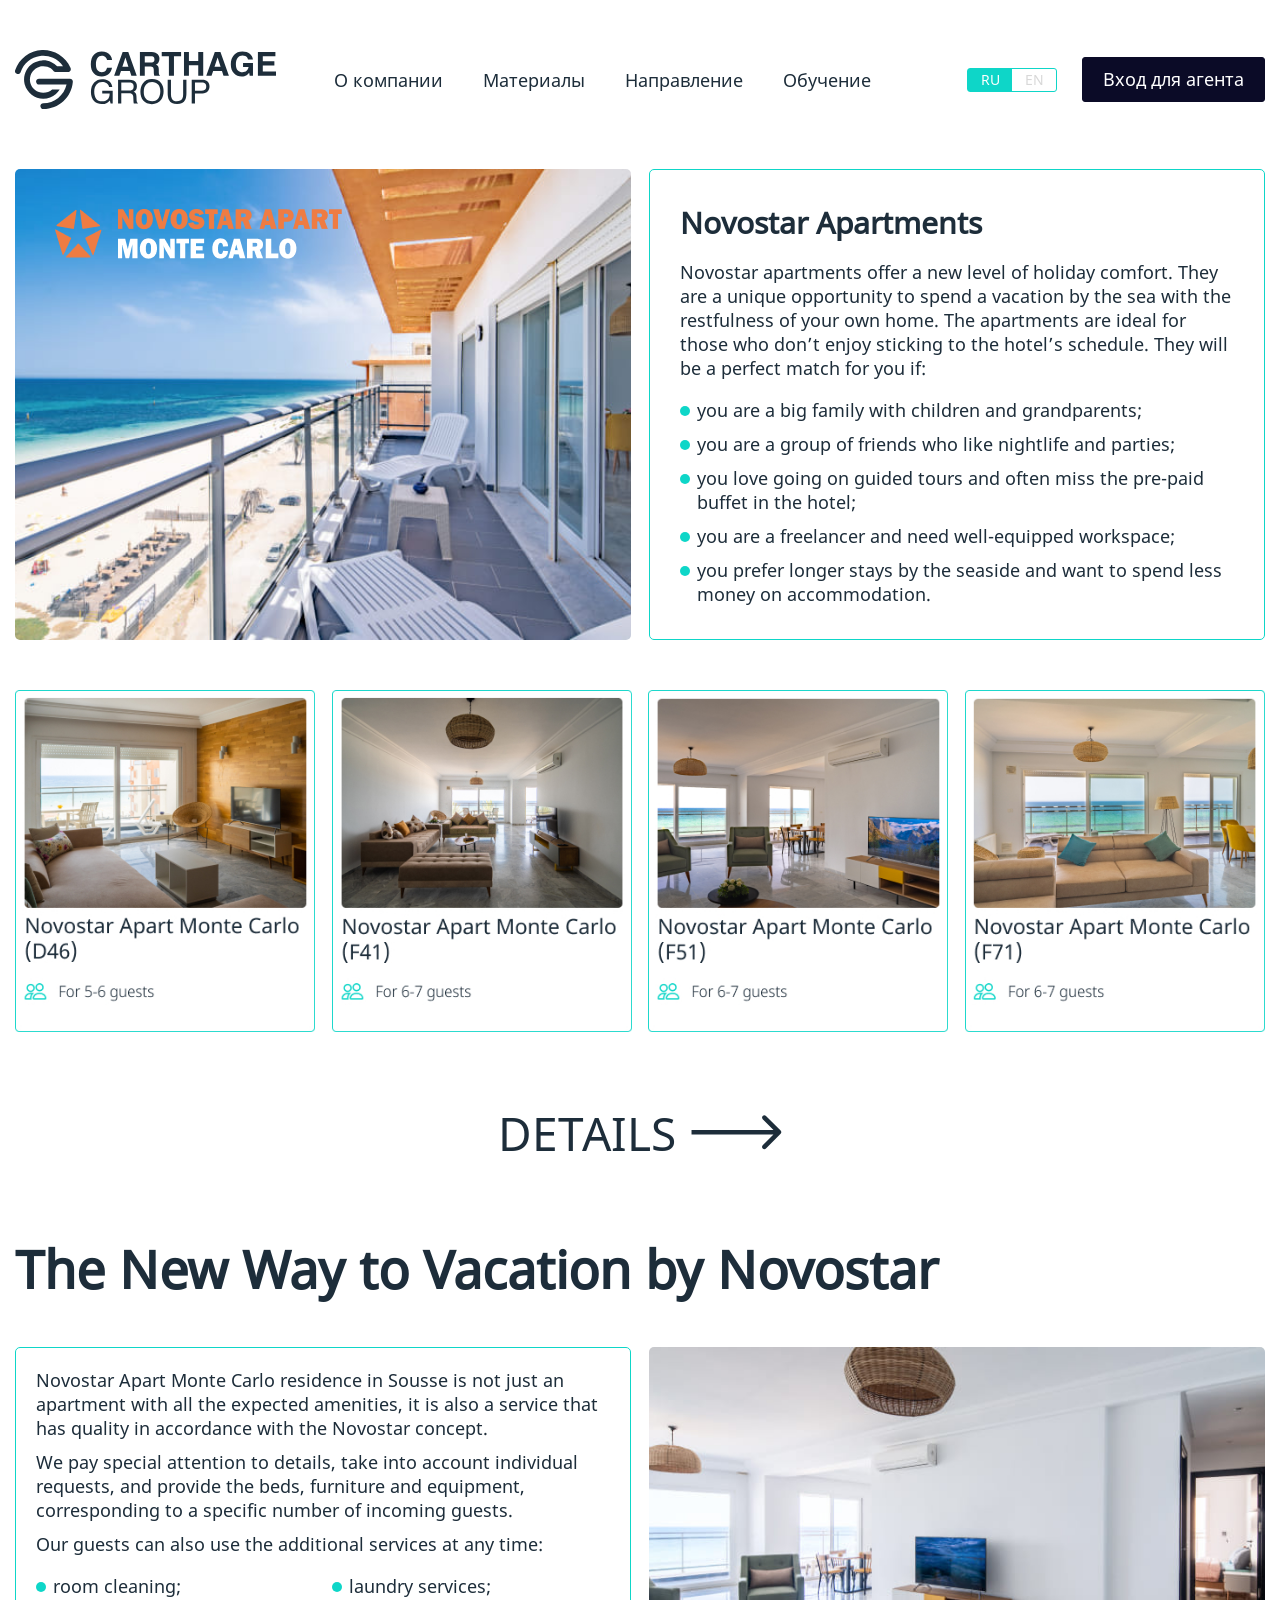
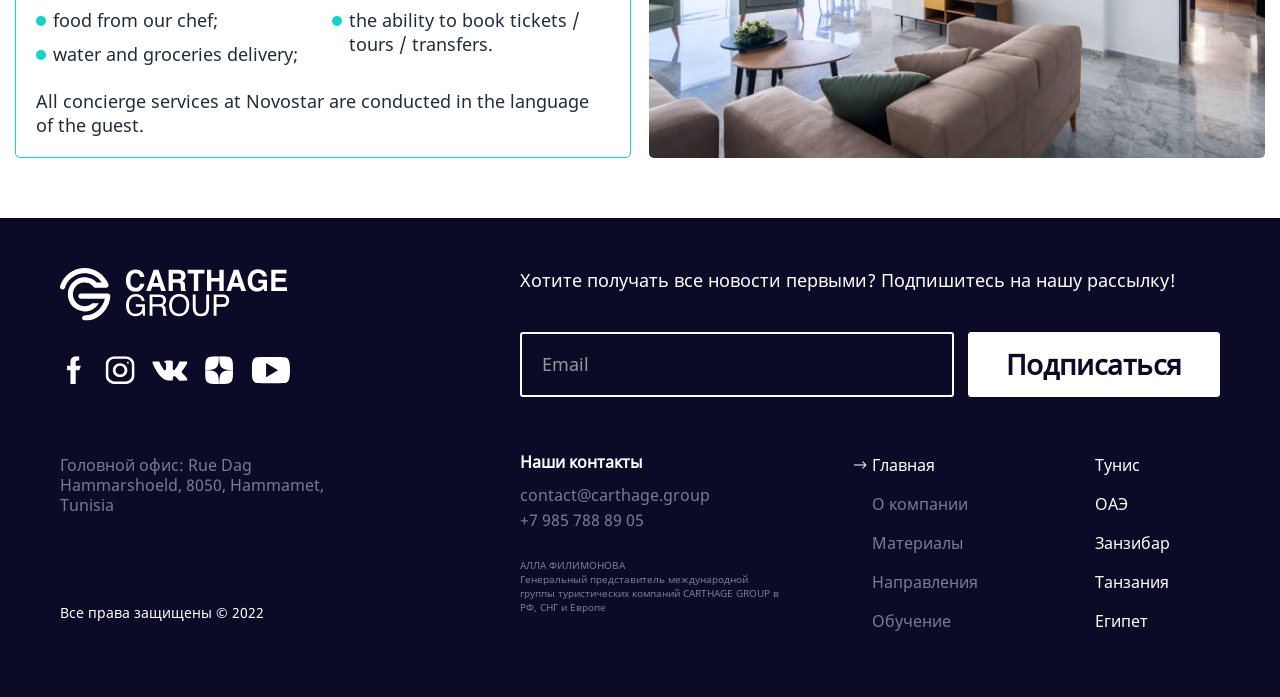
<file: projects.html>
<!DOCTYPE html>
<html lang="ru">
<head>
	<meta name="robots" content="noindex, nofollow">
	<meta http-equiv="X-UA-Compatible" content="IE=edge">
	<meta name="viewport" content="width=device-width, initial-scale=1">
	<meta charset="UTF-8">
	<title>Carthage Group</title>
	<meta name="description" content="">
	<meta name="keywords" content="">
	<meta property="og:title" content="">
 	<meta property="og:description" content="">
	<meta property="og:image" content="">
	<!--<link href="img/favicon.svg" rel="shortcut icon" type="image/x-icon">-->
	<link href="css/normalize.css" rel="stylesheet" type="text/css">
    <link href="css/slick.css" rel="stylesheet" type="text/css">
    <link href="css/slick-theme.css" rel="stylesheet" type="text/css">
	<link href="css/style.css" rel="stylesheet" type="text/css">
</head>
<body>
	<div class="up"></div>
	<div class="carthage-popup video-popup">
		<div class="video-popup-content">
			<img src="img/close.svg" alt="" class="popup-close video-popup-close">
			<iframe src="" frameborder="0" allow="accelerometer; autoplay; clipboard-write; encrypted-media; gyroscope; picture-in-picture" allowfullscreen></iframe>
		</div>
	</div>

	<div class="container">
		<header>
			<a href="/"><img src="img/logo.svg" alt="" class="logo"></a>
			<nav>
				<div role="button" class="navbar-toggler"><span></span></div>
				<ul class="navbar">
					<li class="navbar-item"><a href="#" class="navbar-link">О компании</a></li>
					<li class="navbar-item"><a href="#" class="navbar-link">Материалы</a></li>
					<li class="navbar-item menu-item-has-children">
						<a href="#" class="navbar-link">Направление</a>
						<ul class="sub-menu">
							<li class="navbar-item"><a href="#" class="navbar-link">Тунис</a></li>
							<li class="navbar-item"><a href="#" class="navbar-link">о.Джерба</a></li>
							<li class="navbar-item"><a href="#" class="navbar-link">ОАЭ</a></li>
							<li class="navbar-item"><a href="#" class="navbar-link">Занзибар</a></li>
							<li class="navbar-item"><a href="#" class="navbar-link">Танзания</a></li>
							<li class="navbar-item"><a href="#" class="navbar-link">Египет</a></li>
						</ul>
					</li>
					<li class="navbar-item"><a href="#" class="navbar-link">Обучение</a></li>
					<li class="select-lang">
						<div class="lang mobile-lang">
							<a href="#" class="lang-en">EN</a>
							<a href="#" class="lang-ru">RU</a>
						</div>
					</li>
				</ul>
			</nav>
			<div class="lang desktop-lang">
				<a href="#" class="lang-en">EN</a>
				<a href="#" class="lang-ru">RU</a>
			</div>
			<button class="agency-btn carthage-dark-btn">Вход для агента</button>
		</header>
	</div><!-- end container -->

	<div class="container projects-content">

		<section class="project-about">
			<div class="project-about-pic">
				<img src="img/aparty/logo.png" alt="" class="project-logo">
				<img src="img/aparty/1.jpg" alt="" class="project-about-img">
			</div>
			<div class="project-about-text">
				<h1>Novostar Apartments</h1>
				<p>Novostar apartments offer a new level of holiday comfort. They are a unique opportunity to spend a vacation by the sea with the restfulness of your own home. The apartments are ideal for those who don’t enjoy sticking to the hotel’s schedule. They will be a perfect match for you if:</p>
				<ul>
					<li>you are a big family with children and grandparents;</li>
					<li>you are a group of friends who like nightlife and parties;</li>
					<li>you love going on guided tours and often miss the pre-paid buffet in the hotel;</li>
					<li>you are a freelancer and need well-equipped workspace;</li>
					<li>you prefer longer stays by the seaside and want to spend less money on accommodation.</li>
				</ul>
			</div>
		</section>

		<div class="project-items">
			<img src="img/aparty/d46.jpg" alt="">
			<img src="img/aparty/f41.jpg" alt="">
			<img src="img/aparty/f51.jpg" alt="">
			<img src="img/aparty/f71.jpg" alt="">
		</div>

		<a href="#" target="_blank" class="project-details">DETAILS <img src="img/arr-more.svg" alt=""></a>

		<h2 class="project-h2">The New Way to Vacation by Novostar</h2>

		<div class="project-about">
			<div class="project-about-text project-info-text">
				<p>Novostar Apart Monte Carlo residence in Sousse is not just an apartment with all the expected amenities, it is also a service that has quality in accordance with the Novostar concept.</p>
				<p>We pay special attention to details, take into account individual requests, and provide the beds, furniture and equipment, corresponding to a specific number of incoming guests.</p>
				<p>Our guests can also use the additional services at any time:</p>
				<ul class="project-info-ul">
					<li>room cleaning;</li>
					<li>food from our chef;</li>
					<li>water and groceries delivery;</li>
					<li>laundry services;</li>
					<li>the ability to book tickets / tours / transfers.</li>
				</ul>
				<p>All concierge services at Novostar are conducted in the language of the guest.</p>
			</div>
			<div class="project-about-pic"><img src="img/aparty/2.jpg" alt="" class="project-about-img"></div>
		</div>

	</div><!-- end container -->

	<footer>
		<div class="container">
			<div class="foot-left">
				<img src="img/logo-foot.svg" alt="" class="foot-logo">
				<div class="foot-soc">
						<a href="#"><img src="img/fb.svg" alt=""></a>
						<a href="#"><img src="img/inst.svg" alt=""></a>
						<a href="#"><img src="img/vk.svg" alt=""></a>
						<a href="#"><img src="img/zen.svg" alt=""></a>
						<a href="#"><img src="img/yt.svg" alt=""></a>
				</div>
				<div class="foot-address">
					Головной офис: Rue Dag Hammarshoeld, 8050, Hammamet, Tunisia
				</div>
			</div>
			<div class="foot-right">
				<div class="foot-subscription">
					<div class="foot-subscription-title">Хотите получать все новости первыми? Подпишитесь на нашу рассылку!</div>
					<div class="foot-subscription-form">
						<form action="">
							<input type="email" placeholder="Email">
							<input type="submit" value="Подписаться">
						</form>
					</div>
					<div class="foot-contacts-menu">
						<div class="foot-contacts">
							<h5>Наши контакты</h5>
							<a href="mailto:contact@carthage.group">contact@carthage.group</a>
							<a href="tel:+79857888905">+7 985 788 89 05</a>
							<div class="foot-contacts-person">
								АЛЛА ФИЛИМОНОВА <br>Генеральный представитель международной группы туристических компаний CARTHAGE GROUP в РФ, СНГ и Европе
							</div>
						</div>
						<ul class="foot-menu">
							<li><a href="#" class="active">Главная</a></li>
							<li><a href="#">О компании</a></li>
							<li><a href="#">Материалы</a></li>
							<li><a href="#">Направления</a></li>
							<li><a href="#">Обучение</a></li>
						</ul>
						<ul class="foot-countries">
							<li><a href="#">Тунис</a></li>
							<li><a href="#">ОАЭ</a></li>
							<li><a href="#">Занзибар</a></li>
							<li><a href="#">Танзания</a></li>
							<li><a href="#">Египет</a></li>
						</ul>
					</div>
				</div>
			</div>
			<div class="foot-copy">Все права защищены &copy; 2022</div>
		</div>
	</footer>

	<script src="js/jquery-3.6.0.min.js"></script>
    <script src="js/slick.min.js"></script>
	<script src="js/scripts.js"></script>
</body>
</html>
</file>
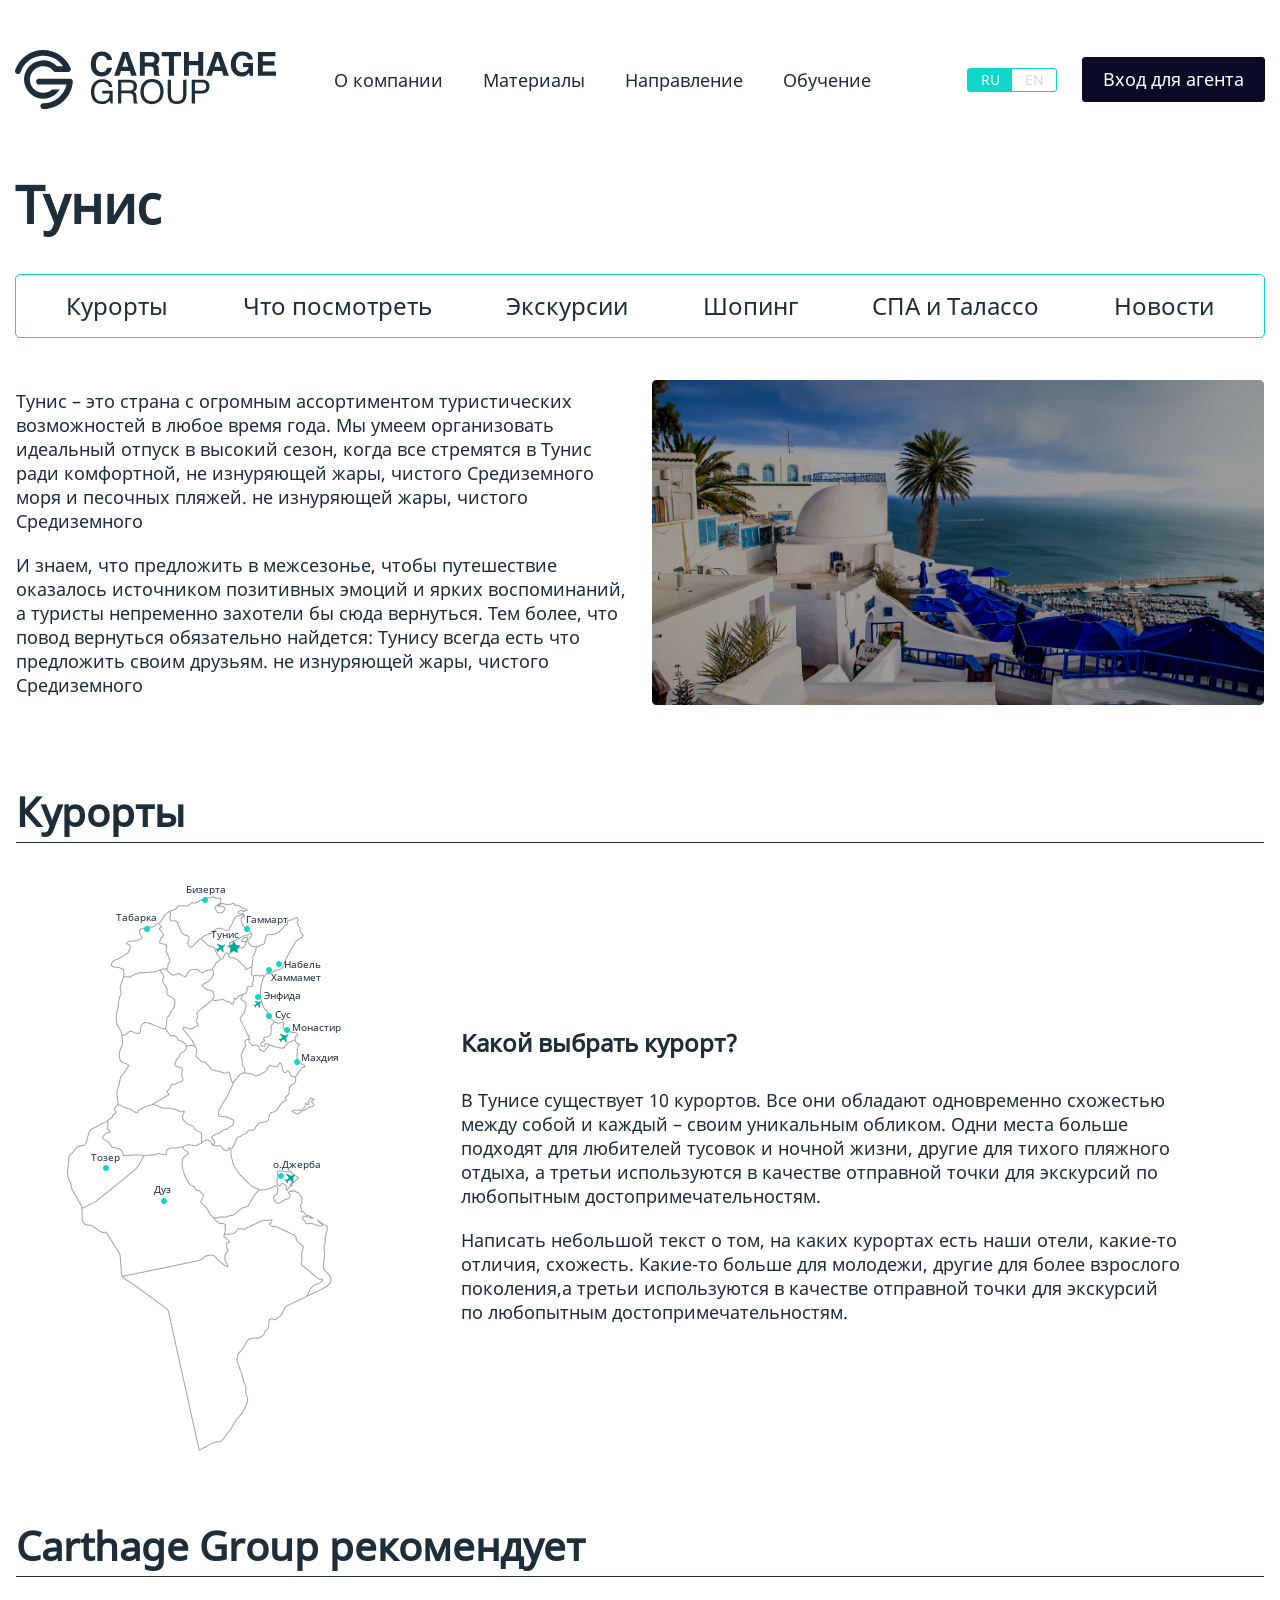
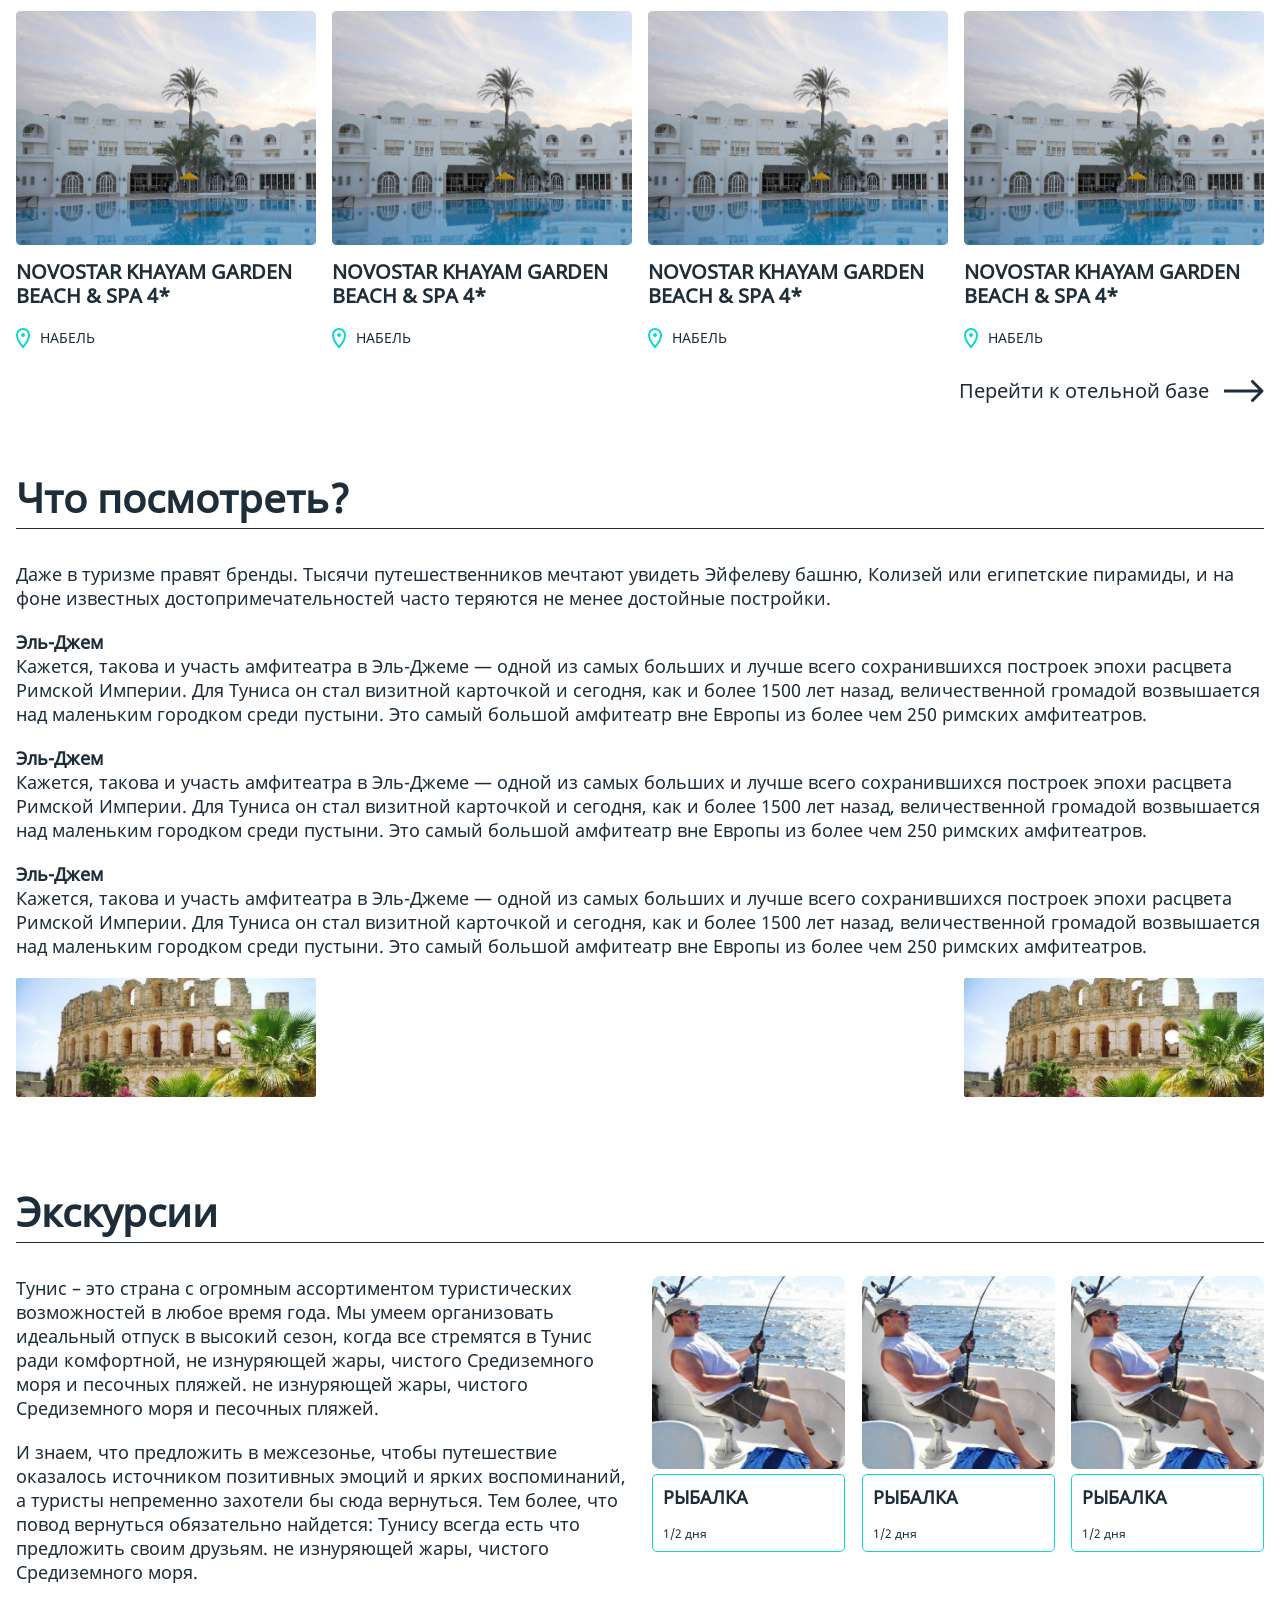
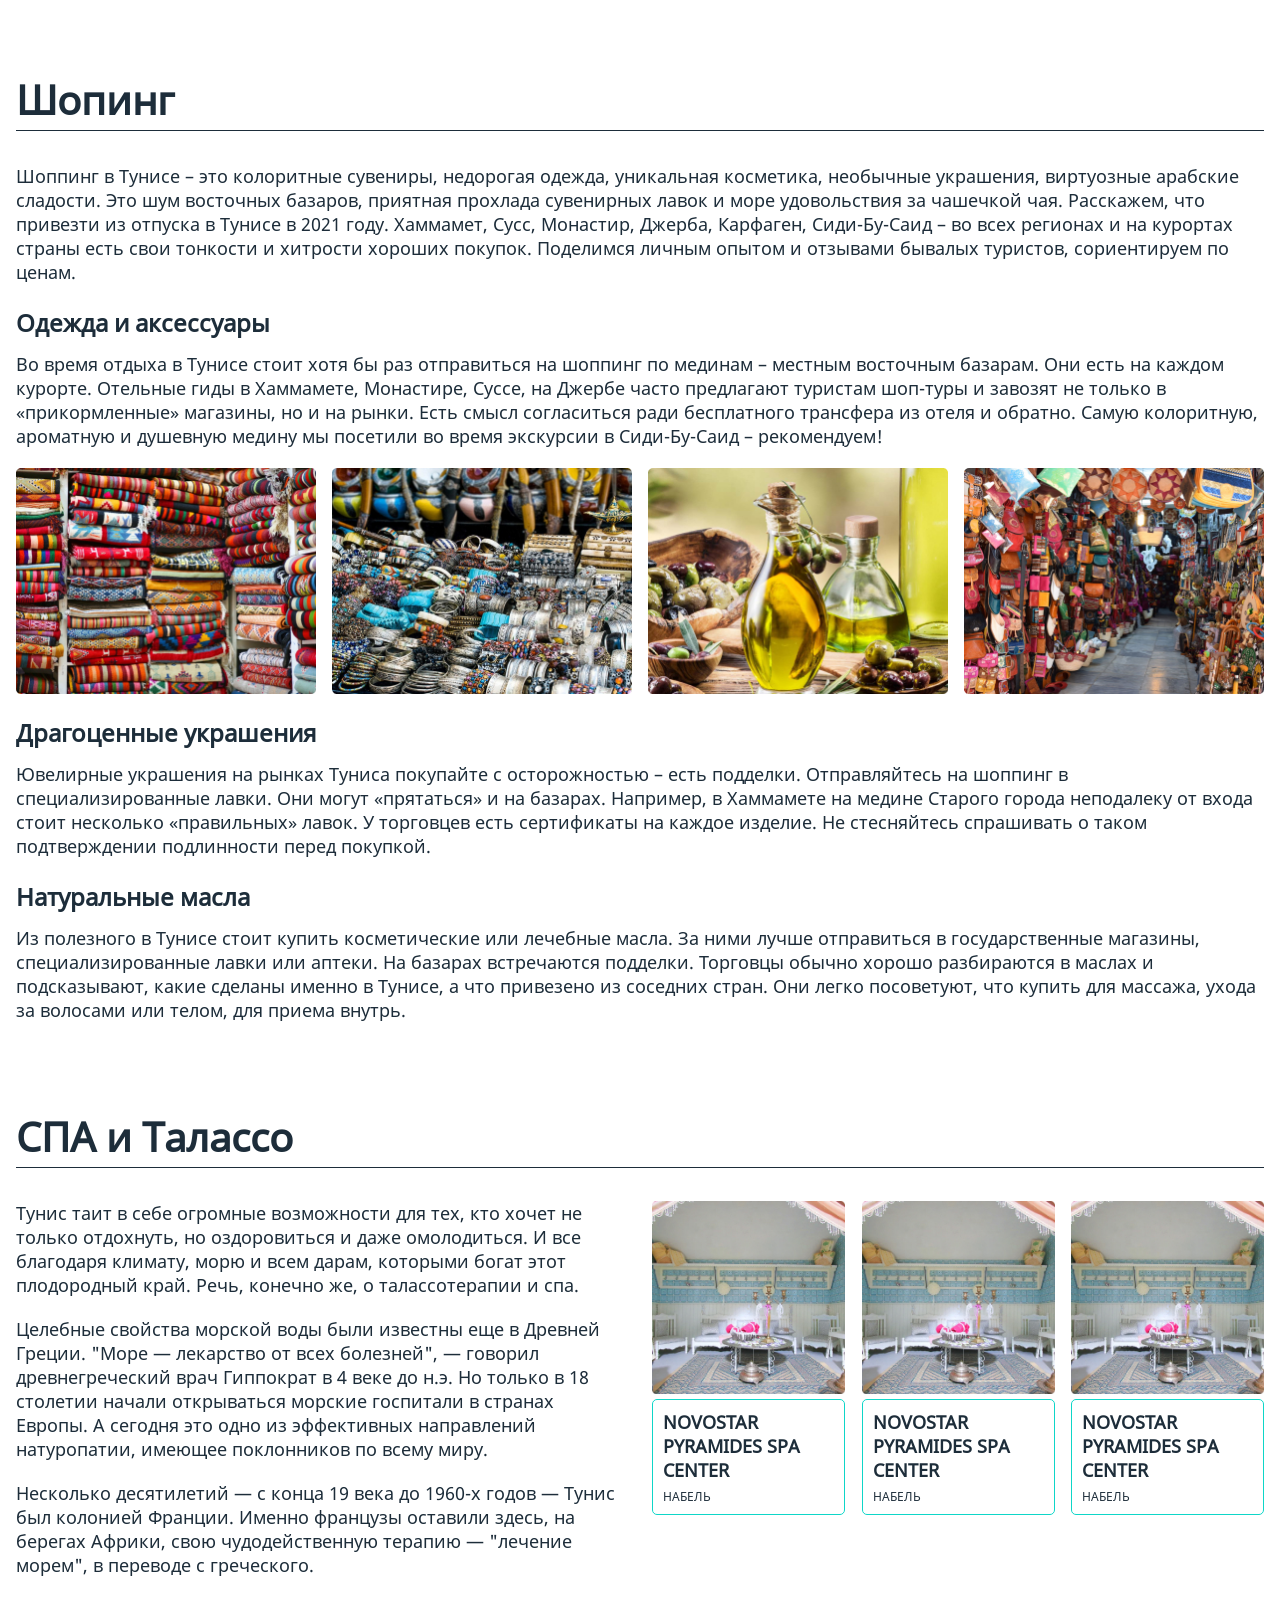
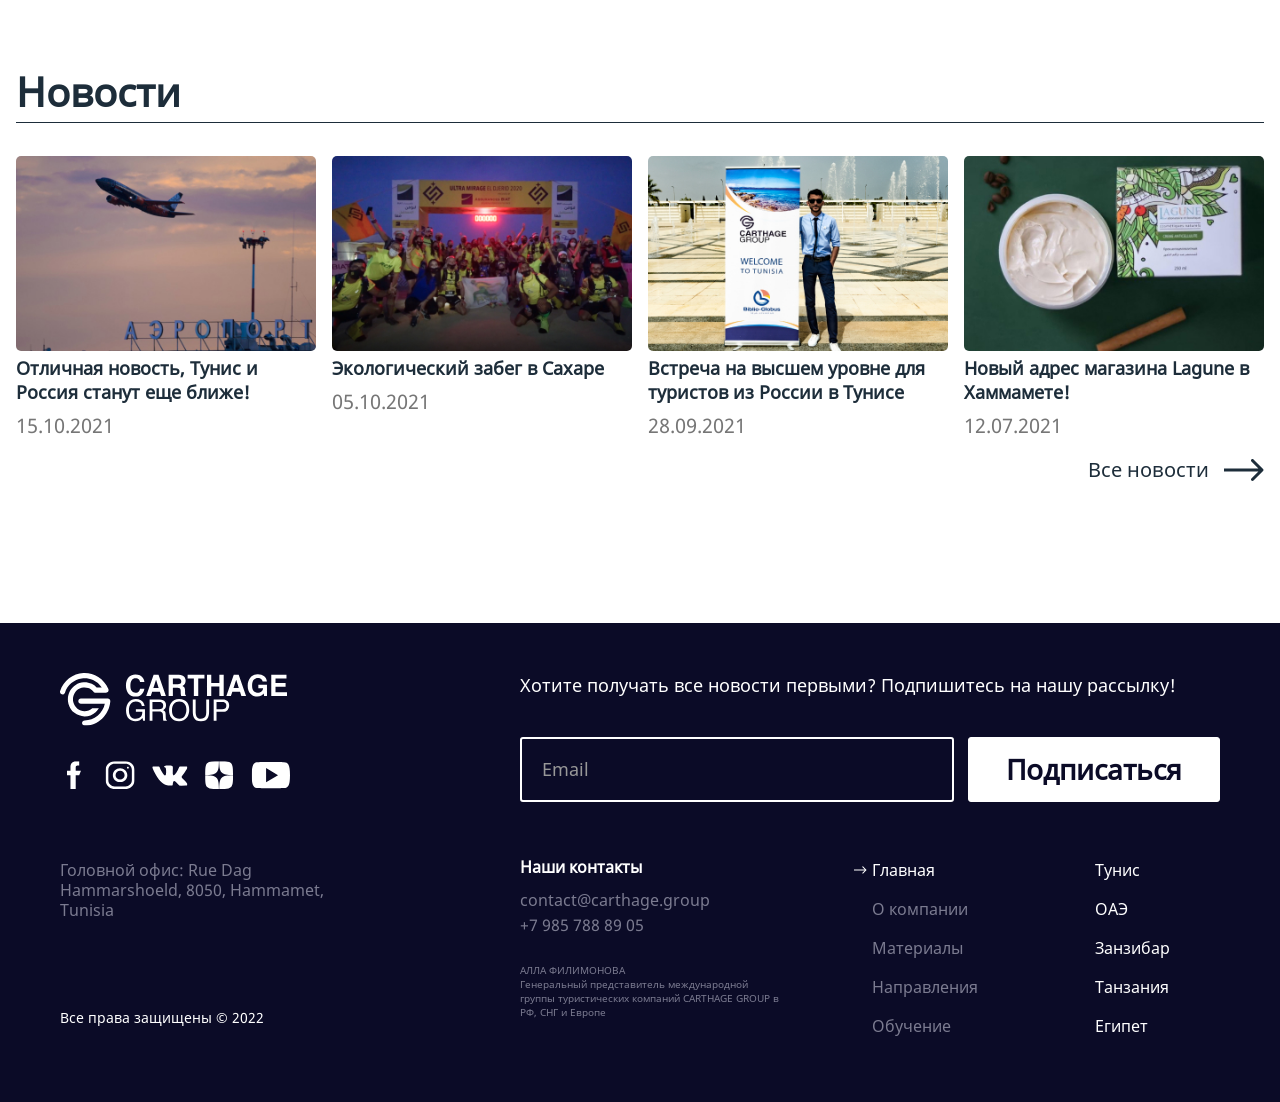
<file: tunis.html>
<!DOCTYPE html>
<html lang="ru">
<head>
	<meta name="robots" content="noindex, nofollow">
	<meta http-equiv="X-UA-Compatible" content="IE=edge">
	<meta name="viewport" content="width=device-width, initial-scale=1">
	<meta charset="UTF-8">
	<title>Carthage Group</title>
	<meta name="description" content="">
	<meta name="keywords" content="">
	<meta property="og:title" content="">
 	<meta property="og:description" content="">
	<meta property="og:image" content="">
	<!--<link href="img/favicon.svg" rel="shortcut icon" type="image/x-icon">-->
	<link href="css/normalize.css" rel="stylesheet" type="text/css">
    <link href="css/slick.css" rel="stylesheet" type="text/css">
    <link href="css/slick-theme.css" rel="stylesheet" type="text/css">
	<link href="css/style.css" rel="stylesheet" type="text/css">
</head>
<body>
	<div class="up"></div>
	<div class="carthage-popup video-popup">
		<div class="video-popup-content">
			<img src="img/close.svg" alt="" class="popup-close video-popup-close">
			<iframe src="" frameborder="0" allow="accelerometer; autoplay; clipboard-write; encrypted-media; gyroscope; picture-in-picture" allowfullscreen></iframe>
		</div>
	</div>

	<div class="container">
		<header>
			<a href="/"><img src="img/logo.svg" alt="" class="logo"></a>
			<nav>
				<div role="button" class="navbar-toggler"><span></span></div>
				<ul class="navbar">
					<li class="navbar-item"><a href="#" class="navbar-link">О компании</a></li>
					<li class="navbar-item"><a href="#" class="navbar-link">Материалы</a></li>
					<li class="navbar-item menu-item-has-children">
						<a href="#" class="navbar-link">Направление</a>
						<ul class="sub-menu">
							<li class="navbar-item"><a href="#" class="navbar-link">Тунис</a></li>
							<li class="navbar-item"><a href="#" class="navbar-link">о.Джерба</a></li>
							<li class="navbar-item"><a href="#" class="navbar-link">ОАЭ</a></li>
							<li class="navbar-item"><a href="#" class="navbar-link">Занзибар</a></li>
							<li class="navbar-item"><a href="#" class="navbar-link">Танзания</a></li>
							<li class="navbar-item"><a href="#" class="navbar-link">Египет</a></li>
						</ul>
					</li>
					<li class="navbar-item"><a href="#" class="navbar-link">Обучение</a></li>
					<li class="select-lang">
						<div class="lang mobile-lang">
							<a href="#" class="lang-en">EN</a>
							<a href="#" class="lang-ru">RU</a>
						</div>
					</li>
				</ul>
			</nav>
			<div class="lang desktop-lang">
				<a href="#" class="lang-en">EN</a>
				<a href="#" class="lang-ru">RU</a>
			</div>
			<button class="agency-btn carthage-dark-btn">Вход для агента</button>
		</header>
	</div><!-- end container -->

	<div class="container country-content">
		<h1 class="country-title-h1">Тунис</h1>
		<nav class="country-nav">
			<a href="#resorts">Курорты</a>
			<a href="#mustsee">Что посмотреть</a>
			<a href="#excursii">Экскурсии</a>
			<a href="#shopping">Шопинг</a>
			<a href="#thalasso">СПА и Талассо</a>
			<a href="#news">Новости</a>
		</nav>

		<div class="country-about country-block">
			<div class="country-about-text">
				<p>Тунис – это страна с огромным ассортиментом туристических возможностей в любое время года. Мы умеем организовать идеальный отпуск в высокий сезон, когда все стремятся в Тунис ради комфортной, не изнуряющей жары, чистого Средиземного моря и песочных пляжей. не изнуряющей жары, чистого Средиземного</p>
				<p>И знаем, что предложить в межсезонье, чтобы путешествие оказалось источником позитивных эмоций и ярких воспоминаний, а туристы непременно захотели бы сюда вернуться. Тем более, что повод вернуться обязательно найдется: Тунису всегда есть что предложить своим друзьям. не изнуряющей жары, чистого Средиземного</p>
			</div>
			<div class="country-about-pic"><img src="img/tunisia/about.jpg" alt=""></div>
		</div>

		<section id="resorts" class="country-resorts country-block">
			<h2 class="country-title-h2">Курорты</h2>

			<input type="radio" name="resorts" id="res-main" checked>
			<input type="radio" name="resorts" id="res-bizerta">
			<input type="radio" name="resorts" id="res-tabarka">
			<input type="radio" name="resorts" id="res-gammart">
			<input type="radio" name="resorts" id="res-tunis">
			<input type="radio" name="resorts" id="res-nabeul">
			<input type="radio" name="resorts" id="res-hammamet">
			<input type="radio" name="resorts" id="res-enfida">
			<input type="radio" name="resorts" id="res-sousse">
			<input type="radio" name="resorts" id="res-monastir">
			<input type="radio" name="resorts" id="res-mahdia">
			<input type="radio" name="resorts" id="res-djerba">
			<input type="radio" name="resorts" id="res-tozer">
			<input type="radio" name="resorts" id="res-duz">

			<div class="resorts-content">
				<div class="resorts-label-wrap">
					<img src="img/tunisia/resorts-map.png" alt="">
					<label for="res-bizerta">Бизерта</label>
					<label for="res-tabarka">Табарка</label>
					<label for="res-gammart">Гаммарт</label>
					<label for="res-tunis">Тунис</label>
					<label for="res-nabeul">Набель</label>
					<label for="res-hammamet">Хаммамет</label>
					<label for="res-enfida">Энфида</label>
					<label for="res-sousse">Сус</label>
					<label for="res-monastir">Монастир</label>
					<label for="res-mahdia">Махдия</label>
					<label for="res-djerba">о.Джерба</label>
					<label for="res-tozer">Тозер</label>
					<label for="res-duz">Дуз</label>
				</div>
				<div class="resorts-text">
					<div class="resorts-text-item resorts-text-main">
						<h3>Какой выбрать курорт?</h3>
						<p>В Тунисе существует 10 курортов. Все они обладают одновременно схожестью между собой и каждый – своим уникальным обликом. Одни места больше подходят для любителей тусовок и ночной жизни, другие для тихого пляжного отдыха, а третьи используются в качестве отправной точки для экскурсий по любопытным достопримечательностям.</p>
						<p>Написать небольшой текст о том, на каких курортах есть наши отели, какие-то отличия, схожесть. Какие-то больше для молодежи, другие для более взрослого поколения,а третьи используются в качестве отправной точки для экскурсий по любопытным достопримечательностям.</p>
					</div>
					<div class="resorts-text-item resorts-text-bizerta">
						<h3>Бизерта</h3>
						<p>Небольшой курорт и один из старейших городов Туниса, основанный финикийцами задолго до нашей эры.</p>
						<p>Это место с удивительной историей, в которой есть страницы, рассказывающие о судьбах пиратов, французских колонизаторов и русских семей, которые прибыли сюда в 1920 году на кораблях Императорского флота. Здесь есть на что посмотреть – арабская медина и старый порт, защитный форт времен Османской империи и даже самый настоящий русский православный храм.</p>
						<p>В Бизерте очень удобный пляж – с пологим спуском в воду, без резких перепадов глубины. Это отличное место для отдыха с детьми. Песок белый и шелковистый, море чистое и прозрачное, просто рай для отдыхающих.</p>
						<p>В десяти километрах от города находится самая северная точка Африки, мыс Бланк. А в двадцати километрах от Бизерты расположено уникальное озеро Ичкеуль с пресной и соленой водой.</p>
					</div>
					<div class="resorts-text-item resorts-text-tabarka">
						<h3>Табарка</h3>
						<p>Один из самых живописных курортов Туниса, который расположен на северо-западе страны. Название этого города образовано от берберского «страна вереска», и даже сейчас здесь можно попробовать знаменитый вересковый мед.</p>
						<p>Здесь потрясающе легко дышится, воздух напитан древесными ароматами, – Табарка славится лесными пейзажами, хотя путешественники с художественным вкусом по достоинству оценят и романтические скалистые уступы, возвышающиеся над морем.</p>
						<p>Главный плюс Табарки – великолепные пляжи с золотым песком. Море тут чистое, вода прозрачная. Столпотворения не бывает, это место для настоящей релаксации. Здесь проводится знаменитый фестиваль, на который съезжаются мастера джаза со всего мира. Звездные исполнители дают концерты в старой римской базилике – и это яркое зрелище наверняка понравится не только поклонникам данного музыкального направления.</p>
					</div>
					<div class="resorts-text-item resorts-text-gammart">
						<h3>Гаммарт</h3>
						<p>Курорт, который расположен в пригороде столицы, отсюда крайне удобно выезжать с экскурсиями к знаменитым тунисским достопримечательностям. До столицы отсюда можно добраться не только на автобусе или такси, но и на метро, поезда которого курсируют по маршруту Тунис-Гаммарт.</p>
						<p>Легендарный Карфаген, прославившийся в веках, и Сиди-Бу-Саид, бело-голубой город художников, музыкантов и поэтов. Музей Бардо с богатейшей коллекцией артефактов изобразительного искусства и медина Туниса, старый арабский город, внесенный в список Всемирного наследия человечества ЮНЕСКО. Все это находится в пределах досягаемости, буквально в десяти-тридцати минутах пути от Гаммарта.</p>
						<p>Здесь есть роскошный яхтенный порт и большое поле для игры в гольф, собственный пляж и даже лес. Это престижное место для отдыха, в Гаммарте множество фешенебельных отелей и резиденций.</p>
					</div>
					<div class="resorts-text-item resorts-text-tunis">
						<h3>Тунис</h3>
						<p>Столица одноименного государства, политический, экономический и культурный центр Туниса. Это город контрастов, здесь древняя история тесно переплетена с современностью, африканские мотивы с европейскими, – и путешественнику сложно понять, в какой эпохе и на каком континенте он находится.</p>
						<p>Центральная достопримечательность Туниса – это, конечно же, медина, объект, внесенный в список Всемирного наследия человечества ЮНЕСКО. Старый арабский город, похожий на сказку из «Тысячи и одной ночи», – со своими дворцами и рынками. Здесь находятся мечеть Зитуана, главная в городе, и красивейшая мечеть Хамуда Паши. На рынках можно купить ароматические масла и кальянный табак, национальную одежду и ткани. На бывшем невольничьем рынке торгуют золотыми и серебряными украшениями.</p>
					</div>
					<div class="resorts-text-item resorts-text-nabeul">
						<h3>Набель</h3>
						<p>«Апельсиновая столица» Туниса, которая также по праву считается столицей керамики. Жители Набеля занимаются выращиванием цитрусовых – и это не только апельсины, но еще и лимоны, и померанцы, своеобразный гибрид помело и мандарина. И, конечно, огромную славу своему городу принесли ремесленники, мастера по изготовлению шедевральной керамической посуды и сувениров.</p>
						<p>Недалеко от Набеля расположен центр тунисского виноделия Громбалия – и во время экскурсии в местную винодельню можно попробовать различные сорта красного, белого, розового и даже серого вина, образцы которого получают награды на престижных международных конкурсах. Также отсюда легко добраться до Хаммамета с его знаменитыми достопримечательностями и развлекательными центрами.</p>
						<p>В Набеле качественные и очень удобные песчаные пляжи – с пологим заходом в море, идеальным для отдыха с детьми.</p>
					</div>
					<div class="resorts-text-item resorts-text-hammamet">
						<h3>Хаммамет</h3>
						<p>Один из самых крупных курортов Туниса – и место, в которое приезжали отдыхать уже во времена Римской империи. Здесь можно пройтись по узким улочкам медины, старинного арабского города, и посетить фестиваль искусств на Вилле Себастьяна, где выступают исполнители классической и современной музыки, мастера танца и виртуозы сцены из разных уголков мира.</p>
						<p>В Хаммамете множество центров талассотерапии, сюда приезжают буквально «за здоровьем». Но и развлечения в этом городе на высоте: туристический район Ясмин-Хаммамет с парками Картаж Лэнд, Аквалэнд, Али-Баба и Аладдин, клубы, дискотеки и рестораны. И, конечно, радость для глаз, роскошный яхтенный порт, из которого можно отправиться на морскую прогулку под пиратским флагом на яхте, галеоне или шхуне.</p>
						<p>А еще тут великолепные пляжи, чистое море – и очень мало медуз, купание в Хаммамете – отдельное удовольствие.</p>
					</div>
					<div class="resorts-text-item resorts-text-enfida">
						<h3>Энфида</h3>
						<p>Город на северо-востоке Туниса – и одноименный международный аэропорт, один из самых крупных в Африке. Основной пассажиропоток – чартеры, которые доставляют сюда туристов из разных стран, но есть в расписании и местные авиарейсы, для путешественников, желающих посетить остров Джерба.</p>
						<p>Однако Энфида – это не только аэропорт, местные пляжи славятся шелковым песком, а море тут чистое и прозрачное, просто созданное для купания. Атмосферу Энфиды создает неповторимое сочетание самобытной африканской культуры с колоритом бывшей французской колонии и яркой современностью, здесь есть на что посмотреть и где погулять.</p>
						<p>Об истории города можно узнать во время экскурсии в местный музей античной истории. Также любителям отдыха, насыщенного интересными впечатлениями, наверняка понравится посещение аутентичных берберских деревушек, расположенных недалеко от Энфиды.</p>
					</div>
					<div class="resorts-text-item resorts-text-sousse">
						<h3>Сус</h3>
						<p>Третий по величине город Туниса и один из ведущих курортов страны. Местные талассоцентры привлекают туристов из разных стран мира, курсы лечебных процедур с использованием экологически чистого сырья дарят здоровье и молодость.</p>
						<p>В Сусе удобные песчаные пляжи с пологим заходом в море, без резких перепадов глубины, – это место создано для любителей комфортного отдыха на побережье. Хотя и ценители истории получат от путешествия сюда массу ярких впечатлений: медина Суса внесена в список Всемирного наследия человечества ЮНЕСКО, это хорошо сохранившийся старый арабский город с романтическими узкими улочками, окруженный мощной крепостной стеной, – и далеко не единственная здешняя достопримечательность.</p>
						<p>В Сусе можно играть в гольф и заниматься дайвингом, посещать клубы и рестораны или заглянуть в один из самых больших и впечатляющих 3D-музеев мира – удовольствия здесь буквально на любой вкус.</p>
					</div>
					<div class="resorts-text-item resorts-text-monastir">
						<h3>Монастир</h3>
						<p>Родина первого президента и борца за независимость Туниса Хабиба Бургибы – и место, которое наверняка придется по душе любителям героической романтики. Арабская крепость Рибат, защитники которой проводили свои дни в сражениях и после смерти мечтали найти последнее пристанище у мощных крепостных стен, чтобы обеспечить себе место в раю, – экскурсия сюда вряд ли оставит кого-то равнодушным.</p>
						<p>Мавзолей Хабиба Бургибы, старая мечеть, медина с шумными рынками, на которых можно купить специи и пряности, благовония и тунисские сладости – и это далеко не весь список мест, которые стоит посетить, приехав в Монастир.</p>
						<p>Но это еще и первоклассный пляжный отдых – особенно если речь идет о туристическом районе Сканес. Бананы, гидроциклы, водные лыжи, парасейлинг – и дискотеки под африканскими звездами, каждый найдет здесь что-то свое.</p>
					</div>
					<div class="resorts-text-item resorts-text-mahdia">
						<h3>Махдия</h3>
						<p>Небольшой и очень симпатичный тунисский курорт со сказочными пляжами. Это место для расслабленной релаксации: вкусная еда, прогулки по берегу моря, процедуры талассотерапии – и, конечно, пляжный дзен, вот список основных местных удовольствий.</p>
						<p>Хотя есть в Махдие, и без того прекрасной, и дополнительные изюминки. Например, гигантские Черные ворота, напоминающие о крепостной стене, которая некогда опоясывала город. Или цитадель Бордж Эль-Кебир, откуда открывается завораживающий вид на окрестности. А еще – интереснейший археологический музей, в коллекции которого есть без преувеличения уникальные артефакты.</p>
						<p>А если гости Махдии все же захотят окунуться в насыщенную яркими развлечениями тусовочную жизнь, сделать это будет совсем несложно. Отсюда ходит электричка в Сус, это еще один великолепный курорт Туниса – и место, где найдутся удовольствия практически на любой вкус.</p>
					</div>
					<div class="resorts-text-item resorts-text-djerba">
						<h3>Джерба</h3>
						<p>Остров, расположенный в заливе Габес, у средиземноморского побережья Туниса. Это настоящий рай для рыбаков, любителей пляжного отдыха – и ценителей кайтбординга, для этого вида спорта на Джербе просто потрясающие условия.</p>
						<p>Здесь можно пройти курсы талассотерапии, это идеальное место для восстановительного отдыха. При проведении процедур применяются натуральные массажные масла, целебные грязи, водоросли – и, конечно, морская вода. Экологическая чистота используемого сырья и мастерство местных специалистов, занимающихся талассотерапией, гарантируют эффективность такого лечения.</p>
						<p>Хотя путешествие сюда – радость не только для тела, но и для души. Остров может похвастаться интересными достопримечательностями: подземными мечетями, старейшей еврейской синагогой, гончарными мастерскими, в которых производят настоящие шедевры, пиратской крепостью и много чем еще.</p>
					</div>
					<div class="resorts-text-item resorts-text-tozer">
						<h3>Тозер</h3>
						<p>Этот город называют столицей оазисов – и расположен он в очень необычном месте. Рядом с Тозером находится солончак Шотт-эль-Джерид, озеро с соленой водой, которое выглядит просто фантастически: именно здесь проходили съемки некоторых эпизодов саги Джорджа Лукаса «Звездные войны».</p>
						<p>Красота этого места буквально завораживает, пересохшие участки Шотт-эль-Джерид, покрытые соляной коркой, переливаются на солнце – и особенно яркое зрелище можно наблюдать на рассвете, во время восхода.</p>
						<p>Но в Тозере есть чем полюбоваться и кроме солончака. Здесь очень самобытная архитектура, дома сделаны из кирпичей, выступающих друг над другом, – и знаменитые местные ковры повторяют орнамент этой кладки. Город окружен пальмовыми рощами, которые орошаются водой из множества источников. Некоторые из этих источников – целебные.</p>
					</div>
					<div class="resorts-text-item resorts-text-duz">
						<h3>Дуз</h3>
						<p>Место пересечения древних караванных путей – и «ворота» в пустыню. Именно здесь проходит Международный фестиваль Сахары, красочное действо, во время которого устраивается знаменитая гонка на верблюдах, в которой принимают участие наездники из разных стран.</p>
						<p>На фестиваль приезжает множество гостей, которых угощают блюдами национальной кухни и радуют необычными представлениями. Показательные выступления с охотничьими собаками, огненная джигитовка на конях и верблюдах, инсценировка свадьбы кочевников, соревнования поэтов – здесь можно увидеть много интересного.</p>
						<p>В Дузе стоит посетить музей Сахары, экспозиция которого рассказывает о жизни берберов: установке шатров, клеймении верблюдов, изготовлении ковров. Но главная достопримечательность тут – сама пустыня, необъятная и величественная. Из Дуза отправляются экскурсии в Сахару на автобусах, джипах, квадроциклах – и, конечно, на верблюдах.</p>
					</div>
				</div>
			</div>
		</section>

		<section id="recommend" class="country-block">
			<h2 class="country-title-h2">Carthage Group рекомендует</h2>

			<div class="recommend-wrap">
				<a href="#" class="recommend-item">
					<img src="img/tunisia/recommend.jpg" alt="">
					<h3 class="recommend-title">Novostar Khayam Garden Beach & Spa 4*</h3>
					<div class="recommend-place"><img src="img/map.svg" alt=""> Набель</div>
				</a>
				<a href="#" class="recommend-item">
					<img src="img/tunisia/recommend.jpg" alt="">
					<h3 class="recommend-title">Novostar Khayam Garden Beach & Spa 4*</h3>
					<div class="recommend-place"><img src="img/map.svg" alt=""> Набель</div>
				</a>
				<a href="#" class="recommend-item">
					<img src="img/tunisia/recommend.jpg" alt="">
					<h3 class="recommend-title">Novostar Khayam Garden Beach & Spa 4*</h3>
					<div class="recommend-place"><img src="img/map.svg" alt=""> Набель</div>
				</a>
				<a href="#" class="recommend-item">
					<img src="img/tunisia/recommend.jpg" alt="">
					<h3 class="recommend-title">Novostar Khayam Garden Beach & Spa 4*</h3>
					<div class="recommend-place"><img src="img/map.svg" alt=""> Набель</div>
				</a>
			</div>
			<a href="#" class="more-news">Перейти к отельной базе <img src="img/arr-right.svg" alt=""></a>
		</section>


		<section id="mustsee" class="country-block">
			<h2 class="country-title-h2">Что посмотреть?</h2>

			<p>Даже в туризме правят бренды. Тысячи путешественников мечтают увидеть Эйфелеву башню, Колизей или египетские пирамиды, и на фоне известных достопримечательностей часто теряются не менее достойные постройки.</p>

			<p><b>Эль-Джем</b><br>
			Кажется, такова и участь амфитеатра в Эль-Джеме — одной из самых больших и лучше всего сохранившихся построек эпохи расцвета Римской Империи. Для Туниса он стал визитной карточкой и сегодня, как и более 1500 лет назад, величественной громадой возвышается над маленьким городком среди пустыни. Это самый большой амфитеатр вне Европы из более чем 250 римских амфитеатров.</p>

			<p><b>Эль-Джем</b><br>
			Кажется, такова и участь амфитеатра в Эль-Джеме — одной из самых больших и лучше всего сохранившихся построек эпохи расцвета Римской Империи. Для Туниса он стал визитной карточкой и сегодня, как и более 1500 лет назад, величественной громадой возвышается над маленьким городком среди пустыни. Это самый большой амфитеатр вне Европы из более чем 250 римских амфитеатров.</p>

			<p><b>Эль-Джем</b><br>
			Кажется, такова и участь амфитеатра в Эль-Джеме — одной из самых больших и лучше всего сохранившихся построек эпохи расцвета Римской Империи. Для Туниса он стал визитной карточкой и сегодня, как и более 1500 лет назад, величественной громадой возвышается над маленьким городком среди пустыни. Это самый большой амфитеатр вне Европы из более чем 250 римских амфитеатров.</p>

			<div class="must-see-pic">
				<img src="img/tunisia/must-see.jpg" alt="">
				<img src="img/tunisia/must-see.jpg" alt="">
			</div>
		</section>

		<section id="excursii" class="country-block">
			<h2 class="country-title-h2">Экскурсии</h2>
			<div class="excursii-wrap">
				<div class="excursii-text">
					<p>Тунис – это страна с огромным ассортиментом туристических возможностей в любое время года. Мы умеем организовать идеальный отпуск в высокий сезон, когда все стремятся в Тунис ради комфортной, не изнуряющей жары, чистого Средиземного моря и песочных пляжей. не изнуряющей жары, чистого Средиземного моря и песочных пляжей. </p>
					<p>И знаем, что предложить в межсезонье, чтобы путешествие оказалось источником позитивных эмоций и ярких воспоминаний, а туристы непременно захотели бы сюда вернуться. Тем более, что повод вернуться обязательно найдется: Тунису всегда есть что предложить своим друзьям. не изнуряющей жары, чистого Средиземного моря.</p>
				</div>
				<div class="excursii-link">
					<a href="#" class="excursii-link-item">
						<img src="img/tunisia/fish.jpg" alt="">
						<div class="excursii-link-info">
							<h4>Рыбалка</h4>
							<span>1/2 дня</span>
						</div>
					</a>
					<a href="#" class="excursii-link-item">
						<img src="img/tunisia/fish.jpg" alt="">
						<div class="excursii-link-info">
							<h4>Рыбалка</h4>
							<span>1/2 дня</span>
						</div>
					</a>
					<a href="#" class="excursii-link-item">
						<img src="img/tunisia/fish.jpg" alt="">
						<div class="excursii-link-info">
							<h4>Рыбалка</h4>
							<span>1/2 дня</span>
						</div>
					</a>
				</div>
			</div>
		</section>

		<section id="shopping" class="country-block">
			<h2 class="country-title-h2">Шопинг</h2>
			<p>Шоппинг в Тунисе – это колоритные сувениры, недорогая одежда, уникальная косметика, необычные украшения, виртуозные арабские сладости. Это шум восточных базаров, приятная прохлада сувенирных лавок и море удовольствия за чашечкой чая. Расскажем, что привезти из отпуска в Тунисе в 2021 году. Хаммамет, Сусс, Монастир, Джерба, Карфаген, Сиди-Бу-Саид – во всех регионах и на курортах страны есть свои тонкости и хитрости хороших покупок. Поделимся личным опытом и отзывами бывалых туристов, сориентируем по ценам.</p>
			<h3>Одежда и аксессуары</h3>
			<p>Во время отдыха в Тунисе стоит хотя бы раз отправиться на шоппинг по мединам – местным восточным базарам. Они есть на каждом курорте. Отельные гиды в Хаммамете, Монастире, Суссе, на Джербе часто предлагают туристам шоп-туры и завозят не только в «прикормленные» магазины, но и на рынки. Есть смысл согласиться ради бесплатного трансфера из отеля и обратно. Самую колоритную, ароматную и душевную медину мы посетили во время экскурсии в Сиди-Бу-Саид – рекомендуем!</p>
			<div class="shop-pics">
				<img src="img/tunisia/shop-1.jpg" alt="">
				<img src="img/tunisia/shop-2.jpg" alt="">
				<img src="img/tunisia/shop-3.jpg" alt="">
				<img src="img/tunisia/shop-4.jpg" alt="">
			</div>
			<h3>Драгоценные украшения</h3>
			<p>Ювелирные украшения на рынках Туниса покупайте с осторожностью – есть подделки. Отправляйтесь на шоппинг в специализированные лавки. Они могут «прятаться» и на базарах. Например, в Хаммамете на медине Старого города неподалеку от входа стоит несколько «правильных» лавок. У торговцев есть сертификаты на каждое изделие. Не стесняйтесь спрашивать о таком подтверждении подлинности перед покупкой.</p>
			<h3>Натуральные масла</h3>
			<p>Из полезного в Тунисе стоит купить косметические или лечебные масла. За ними лучше отправиться в государственные магазины, специализированные лавки или аптеки. На базарах встречаются подделки. Торговцы обычно хорошо разбираются в маслах и подсказывают, какие сделаны именно в Тунисе, а что привезено из соседних стран. Они легко посоветуют, что купить для массажа, ухода за волосами или телом, для приема внутрь.</p>
		</section>

		<section id="thalasso" class="country-block">
			<h2 class="country-title-h2">СПА и Талассо</h2>
			<div class="thalasso-wrap">
				<div class="thalasso-text">
					<p>Тунис таит в себе огромные возможности для тех, кто хочет не только отдохнуть, но оздоровиться и даже омолодиться. И все благодаря климату, морю и всем дарам, которыми богат этот плодородный край. Речь, конечно же, о талассотерапии и спа.</p>
					<p>Целебные свойства морской воды были известны еще в Древней Греции. "Море — лекарство от всех болезней", — говорил древнегреческий врач Гиппократ в 4 веке до н.э. Но только в 18 столетии начали открываться морские госпитали в странах Европы. А сегодня это одно из эффективных направлений натуропатии, имеющее поклонников по всему миру.</p>
					<p>Несколько десятилетий — с конца 19 века до 1960-х годов — Тунис был колонией Франции. Именно французы оставили здесь, на берегах Африки, свою чудодейственную терапию — "лечение морем", в переводе с греческого.</p>
				</div>
				<div class="thalasso-link">
					<a href="#" class="thalasso-link-item">
						<img src="img/tunisia/thalasso.jpg" alt="">
						<div class="thalasso-link-info">
							<h4>Novostar Pyramides Spa Center</h4>
							<span>НАБЕЛЬ</span>
						</div>
					</a>
					<a href="#" class="thalasso-link-item">
						<img src="img/tunisia/thalasso.jpg" alt="">
						<div class="thalasso-link-info">
							<h4>Novostar Pyramides Spa Center</h4>
							<span>НАБЕЛЬ</span>
						</div>
					</a>
					<a href="#" class="thalasso-link-item">
						<img src="img/tunisia/thalasso.jpg" alt="">
						<div class="thalasso-link-info">
							<h4>Novostar Pyramides Spa Center</h4>
							<span>НАБЕЛЬ</span>
						</div>
					</a>
				</div>
			</div>
		</section>

		<section id="news" class="country-block">
			<h2 class="country-title-h2">Новости</h2>
			<div class="country-news-wrap">
				<div class="country-news-item">
					<a href="#" class="country-news-pic" style="background-image: url('img/tunisia/news-1.jpg')"></a>
					<h4><a href="#">Отличная новость, Тунис и Россия станут еще ближе!</a></h4>
					<span class="country-news-date">15.10.2021</span>
				</div>
				<div class="country-news-item">
					<a href="#" class="country-news-pic" style="background-image: url('img/tunisia/news-2.jpg')"></a>
					<h4><a href="#">Экологический забег в Сахаре</a></h4>
					<span class="country-news-date">05.10.2021</span>
				</div>
				<div class="country-news-item">
					<a href="#" class="country-news-pic" style="background-image: url('img/tunisia/news-3.jpg')"></a>
					<h4><a href="#">Встреча на высшем уровне для туристов из России в Тунисе</a></h4>
					<span class="country-news-date">28.09.2021</span>
				</div>
				<div class="country-news-item">
					<a href="#" class="country-news-pic" style="background-image: url('img/tunisia/news-4.jpg')"></a>
					<h4><a href="#">Новый адрес магазина Lagune в Хаммамете!</a></h4>
					<span class="country-news-date">12.07.2021</span>
				</div>
			</div>
			<a href="#" class="more-news">Все новости <img src="img/arr-right.svg" alt=""></a>
		</section>

	</div><!-- end container -->

	<footer>
		<div class="container">
			<div class="foot-left">
				<img src="img/logo-foot.svg" alt="" class="foot-logo">
				<div class="foot-soc">
						<a href="#"><img src="img/fb.svg" alt=""></a>
						<a href="#"><img src="img/inst.svg" alt=""></a>
						<a href="#"><img src="img/vk.svg" alt=""></a>
						<a href="#"><img src="img/zen.svg" alt=""></a>
						<a href="#"><img src="img/yt.svg" alt=""></a>
				</div>
				<div class="foot-address">
					Головной офис: Rue Dag Hammarshoeld, 8050, Hammamet, Tunisia
				</div>
			</div>
			<div class="foot-right">
				<div class="foot-subscription">
					<div class="foot-subscription-title">Хотите получать все новости первыми? Подпишитесь на нашу рассылку!</div>
					<div class="foot-subscription-form">
						<form action="">
							<input type="email" placeholder="Email">
							<input type="submit" value="Подписаться">
						</form>
					</div>
					<div class="foot-contacts-menu">
						<div class="foot-contacts">
							<h5>Наши контакты</h5>
							<a href="mailto:contact@carthage.group">contact@carthage.group</a>
							<a href="tel:+79857888905">+7 985 788 89 05</a>
							<div class="foot-contacts-person">
								АЛЛА ФИЛИМОНОВА <br>Генеральный представитель международной группы туристических компаний CARTHAGE GROUP в РФ, СНГ и Европе
							</div>
						</div>
						<ul class="foot-menu">
							<li><a href="#" class="active">Главная</a></li>
							<li><a href="#">О компании</a></li>
							<li><a href="#">Материалы</a></li>
							<li><a href="#">Направления</a></li>
							<li><a href="#">Обучение</a></li>
						</ul>
						<ul class="foot-countries">
							<li><a href="#">Тунис</a></li>
							<li><a href="#">ОАЭ</a></li>
							<li><a href="#">Занзибар</a></li>
							<li><a href="#">Танзания</a></li>
							<li><a href="#">Египет</a></li>
						</ul>
					</div>
				</div>
			</div>
			<div class="foot-copy">Все права защищены &copy; 2022</div>
		</div>
	</footer>

	<script src="js/jquery-3.6.0.min.js"></script>
    <script src="js/slick.min.js"></script>
	<script src="js/scripts.js"></script>
</body>
</html>
</file>
<file: css/style.css>
@font-face {
	font-family: NotoSans;
	src: url(../fonts/NotoSans-Regular.ttf);
}
* {
	box-sizing: border-box;
}
html, body {
	overflow-x: hidden;
}
body {
	font-family: NotoSans, sans-serif;
	color: #1D2D3A;
	font-size: 18px;
	line-height: 24px;
}
.up {
	width: 35px;
	height: 35px;
	transform: rotate(45deg);
	border-top: 5px solid #0ED6C8;
	border-left: 5px solid #0ED6C8;
	opacity: 0;
	position: fixed;
	z-index: -1;
	right: 50px;
	bottom: 40px;
	cursor: pointer;
	transition: .2s;
}
@media (max-width: 600px) {
	.up {
		width: 25px;
		height: 25px;
		right: 30px;
		bottom: 15px;
	}
}
img {
	max-width: inherit;
}
p {
	margin: 10px 0;
}
.container {
	max-width: 1470px;
	margin: 0 auto;
	padding: 0 15px;
}
.carthage-dark-btn {
	height: 45px;
	background-color: #0B0B27;
	border-radius: 3px;
	border: 1px solid #0B0B27;
	transition: .2s;
	color: #fff;
	padding: 10px 20px;
	cursor: pointer;
}
.carthage-dark-btn:hover {
	box-shadow: 0px 4px 8px rgba(11, 11, 39, 0.15), 0px 8px 16px rgba(11, 11, 39, 0.15);
}
.carthage-dark-btn:focus {
	background-color: #fff;
	color: #0B0B27;
	box-shadow: none;
}
.carthage-blue-btn {
	height: 60px;
	background-color: #0ED6C8;
	border-radius: 3px;
	transition: .2s;
	color: #fff;
	border: 1px solid #0ED6C8;
	font-size: 28px;
	padding: 0 35px;
	cursor: pointer;
}
.carthage-blue-btn:hover {
	box-shadow: 0px 4px 8px rgba(14, 214, 200, 0.15), 0px 8px 16px rgba(14, 214, 200, 0.15);
}
.carthage-blue-btn:focus {
	background-color: #fff;
	color: #0ED6C8;
}
@media (max-width: 991px) {
	.carthage-blue-btn {
		height: 50px;
		font-size: 22px;
		padding: 0 25px;
	}
}
@media (max-width: 575px) {
	.carthage-dark-btn {
		height: 35px;
		font-size: 14px;
		padding: 5px 10px;
	}
}
@media (max-width: 380px) {
	.carthage-dark-btn {
		height: 25px;
		font-size: 11px;
		padding: 3px 7px;
	}
}

header {
	display: flex;
	justify-content: space-between;
	align-items: center;
	margin: 50px 0 60px;
	position: relative;
}
header .logo {
	display: block;
}
header nav {
	margin: 0 auto;
}
.navbar-toggler {
	display: none;
}
.navbar {
	display: flex;
	margin: 0;
	padding: 0;
	list-style: none;
	background-color: #fff;
}
.navbar > .navbar-item {
	margin: 0 40px;
}
.navbar-link {
	color: #1D2D3A;
	text-decoration: none;
	transition: .2s;
	display: inline-block;
	padding: 10px 0;
	position: relative;
}
.navbar-link:hover {
	color: #0ED6C8;
}
.navbar-link:before {
	content: '';
	display: block;
	width: 0;
	height: 2px;
	background-color: #0ED6C8;
	position: absolute;
	bottom: 5px;
	right: 0;
	transition: .3s;
}
.navbar-link:hover:before {
	width: 100%;
	left: 1px;
}
.menu-item-has-children {
	position: relative;
}
.sub-menu {
	transition: .1s;
	opacity: 0;
	z-index: -1;
	position: absolute;
	left: -50%;
	top: 100%;
	width: 230px;
	list-style: none;
	background-color: #fff;
	border-width: 0px 1px 1px 1px;
	border-style: solid;
	border-color: #0B0B27;
	border-radius: 0px 0px 3px 3px;
	white-space: nowrap;
	padding: 10px 20px;
}
.sub-menu .navbar-link {
	font-size: 17px;
	padding: 5px 0;
}
.sub-menu .navbar-link:before {
	bottom: 0px;
}
.menu-item-has-children:hover .sub-menu {
	opacity: 1;
	z-index: 5;
}
.select-lang {
	display: none;
}
.lang {
	width: 90px;
	display: flex;
	flex-direction: row-reverse;
	border: 1px solid #0ED6C8;
	border-radius: 3px;
	margin: 0 25px 0 auto;
}
.lang a {
	display: block;
	width: 50%;
	font-size: 14px;
	line-height: 18px;
	padding: 2px;
	text-decoration: none;
	text-align: center;
	transition: .2s;
}
.lang a:first-child {
	color: #D8D8D8;
}
.lang a:last-child {
	color: #fff;
	background-color: #0ED6C8;
}
.lang a:first-child:hover {
	color: #fff;
	background-color: #0ED6C8;
}
.lang a:first-child:hover ~ a {
	color: #D8D8D8;
	background-color: transparent;
}
@media (max-width: 1400px) {
	.navbar > .navbar-item {
		margin: 0 20px;
	}
}
@media (max-width: 1199px) {
	header {
		margin: 30px 0 60px;
	}
	header .logo {
		width: 180px;
	}
	header nav {
		margin: 0 auto 0 25px;
	}
	.navbar-toggler {
		display: block;
		cursor: pointer;
		width: 35px;
		padding: 10px 3px;
		transition: .2s;
	}
	.navbar-toggler span {
		position: relative;
		display: block;
		height: 1px;
		background-color: #000;
	}
	.navbar-toggler span:before,
	.navbar-toggler span:after {
		position: absolute;
		content: '';
		display: block;
		left: 0;
		width: 100%;
		height: 1px;
		background-color: #000;
	}
	.navbar-toggler span:before {
		top: -8px;
	}
	.navbar-toggler span:after {
		bottom: -8px;
	}
	.navbar-toggler.opened {
		transform: rotate(45deg);
	}
	.navbar-toggler.opened span:before {
		transform: rotate(-90deg);
		top: 0px;
		left: 0;
	}
	.navbar-toggler.opened span:after {
		opacity: 0;
	}
	.navbar {
		position: absolute;
		left: 0;
		width: 100%;
		top: 100%;
		margin-left: 0;
		opacity: 0;
		z-index: -1;
		padding: 0 15px;
		transition: .2s;
		background-color: #f1f1f1;
	}
	.navbar.visible {
		opacity: 1;
		z-index: 3;
	}
	.navbar > .navbar-item {
		margin-left: 0;
	}
}
@media (max-width: 991px) {
	header {
		margin: 30px 0;
	}
}
@media (max-width: 575px) {
	header .logo {
		width: 120px;
	}
	.navbar {
		display: block;
		padding: 10px 15px;
	}
	.sub-menu {
		left: 0;
	}
	.menu-item-has-children:hover .sub-menu {
		position: relative;
	}
	.navbar-link {
		padding: 5px 0;
	}
}
@media (max-width: 480px) {
	.desktop-lang {
		display: none;
	}
	header nav {
		margin: 0;
	}
	.select-lang {
		display: block;
	}
	.mobile-lang {
		margin: 0 0 0 auto;
	}
}

main {
	border: 1px solid #D8D8D8;
	padding: 15px 40px;
	display: flex;
	justify-content: space-between;
	position: relative;
	margin-bottom: 60px;
}
.main-detail {
	position: absolute;
	top: 0;
	width: 100%;
	max-width: 1040px;
	left: 0;
	right: 0;
	margin: auto;
	border: 1px solid #0ED6C8;
	border-radius: 5px;
	background-color: #fff;
	padding: 25px 25px 35px;
	transition: .3s;
	opacity: 0;
	z-index: -1;
}
.main-detail.active {
	top: 130px;
	opacity: 1;
	z-index: 1;
}
.main-detail-close,
.popup-close {
	position: absolute;
	right: 10px;
	top: 10px;
	cursor: pointer;
	transition: .5s;
}
.main-detail-close:hover,
.popup-close:hover {
	transform: rotate(180deg);
}
.main-detail h2 {
	font-size: 24px;
	line-height: 28px;
	margin-top: 0;
}
.main-detail-logos {
	display: flex;
}
.main-detail-logo {
	text-align: center;
	color: #1D2D3A;
	text-decoration: none;
	width: 20%;
	transition: .2s;
	font-size: 16px;
	line-height: 20px;
	padding: 0 10px;
}
.main-detail-logo:hover {
	opacity: .5;
}
.main-detail-logo img {
	display: block;
	margin: 10px auto;
	max-width: 100%;
}
.main-left {
	padding-right: 20px;
}
.main-left h1 {
	font-size: 44px;
	line-height: 56px;
	margin: 40px 0 20px;
}
.main-subtitle {
	font-size: 32px;
	line-height: 42px;
	margin-bottom: 40px;
}
@media (max-width: 1199px) {
	.main-left h1 {
		font-size: 36px;
		line-height: 44px;
		margin: 25px 0 15px;
	}
	.main-subtitle {
		font-size: 24px;
		line-height: 30px;
	}
	.main-right img {
		width: 380px;
	}
}
@media (max-width: 991px) {
	main {
		padding: 15px 30px;
		margin-bottom: 30px;
	}
	.main-subtitle {
		margin-bottom: 30px;
	}
	.main-subtitle br {
		display: none;
	}
}
@media (max-width: 900px) {
	.main-left h1 {
		font-size: 32px;
		line-height: 40px;
		margin: 20px 0;
	}
	.main-subtitle {
		font-size: 20px;
		line-height: 26px;
	}
	.main-right img {
		width: 320px;
	}
}
@media (max-width: 767px) {
	main {
		padding: 0 25px 25px;
	}
	.main-right {
		display: none;
	}
	.main-detail.active {
		top: 60px;
	}
	.main-detail-logos {
		flex-wrap: wrap;
		justify-content: center;
	}
	.main-detail-logo {
		width: 120px;
		margin: 0 10px 20px;
	}
}
@media (max-width: 380px) {
	main {
		padding: 0 15px 15px;
	}
	.main-left h1 {
		margin: 10px 0 15px;
	}
}

.continents {
	display: grid;
  	gap: 20px;
  	grid-template-columns: repeat(2, 1fr);
  	grid-template-rows: 600px;
  	margin-bottom: 60px;
}
.continents h2 {
	font-size: 52px;
	line-height: 70px;
	cursor: pointer;
	margin: 30px 0 0 30px;
	transition: .2s;
}
.continents ul {
	list-style: none;
	padding: 0;
	margin: 0;
}
.continents h2:hover {
	opacity: .6;
}
.continents .africa,
.continents .eurasia {
	position: relative;
}
.continents .africa-cover,
.continents .eurasia-cover {
	background-size: cover;
	background-position: 50% 50%;
	position: absolute;
	width: 100%;
	height: 100%;
	border-radius: 5px;
	overflow: hidden;
}
.continents .africa-cover {
	background-image: url('../img/africa.jpg');
}
.continents .eurasia-cover {
	background-image: url('../img/eurasia.jpg');
}
.continents .continents-countries {
	position: absolute;
	width: 100%;
	height: 100%;
	background-color: #fff;
	border: 1px solid #FEC597;
	border-radius: 5px;
	padding: 15px 30px;
	transition: .2s;
	z-index: -1;
	opacity: 0;
}
.continents .continents-countries.active {
	z-index: 1;
	opacity: 1;
}
.continents .arr-back {
	position: absolute;
	top: 40px;
	right: 30px;
	cursor: pointer;
}
.continents .country span {
	display: inline-block;
	font-size: 30px;
	line-height: 35px;
	margin: 25px 0;
	cursor: pointer;
}
.continents ul.country-links {
	background-color: #fff;
	position: absolute;
	left: -1px;
	right: -1px;
	top: -1px;
	bottom: -1px;
	border: 1px solid #FEC597;
	border-radius: 5px;
	padding: 40px 30px;
	transition: .2s;
	opacity: 0;
	z-index: -1;
}
.continents ul.country-links.active {
	opacity: 1;
	z-index: 1;
}
.continents .country-title {
	font-size: 30px;
	line-height: 35px;
	font-weight: bold;
	padding-bottom: 20px;
}
.continents .country-links a {
	font-size: 24px;
	line-height: 28px;
	color: #1D2D3A;
	text-decoration: none;
	display: inline-block;
	margin: 25px 0;
}
.continents .country-links a:hover {
	text-decoration: underline;
}
@media (max-width: 991px) {
	.continents {
		margin-bottom: 30px;
		grid-template-rows: 450px;
	}
	.continents .country span {
		margin: 10px 0;
	}
	.continents .country-links a {
		margin: 10px 0;
	}
	.continents .arr-back {
		top: 30px;
	}
	.continents ul.country-links {
		padding: 25px 30px;
	}
}
@media (max-width: 767px) {
	.continents h2 {
	    font-size: 40px;
	    line-height: 50px;
	}
}
@media (max-width: 600px) {
	.continents {
		grid-template-columns: repeat(1, 1fr);
	  	grid-template-rows: repeat(2, 400px);
	}
}

.banner-aparty {
	margin-bottom: 60px;
}
.banner-aparty img {
	display: block;
	width: 100%;
}

.news,
.articles {
	margin-bottom: 60px;
	padding-bottom: 20px;
}
.news [type="radio"],
.articles [type="radio"],
.comments [type="radio"] {
	display: none;
}
.news-head,
.art-head,
.com-head {
	display: flex;
	flex-wrap: wrap;
	justify-content: space-between;
	align-items: center;
	margin-bottom: 20px;
	border-bottom: 1px solid #1D2D3A;
}
.news h2,
.articles h2,
.comments h2 {
	font-size: 52px;
	line-height: 70px;
	margin: 0 30px 0 0;
}
.news-label-wrap,
.art-label-wrap,
.com-label-wrap {
	display: flex;
	gap: 90px;
	overflow: auto;
	padding: 10px 0;
	white-space: nowrap;
}
.news-label-wrap label,
.art-label-wrap label {
	font-size: 24px;
	line-height: 32px;
	cursor: pointer;
}
#news-actual:checked ~ .news-head label[for="news-actual"],
#news-tunis:checked ~ .news-head label[for="news-tunis"],
#news-tanzania:checked ~ .news-head label[for="news-tanzania"],
#news-oae:checked ~ .news-head label[for="news-oae"],
#news-egipet:checked ~ .news-head label[for="news-egipet"],
#news-world:checked ~ .news-head label[for="news-world"],
#art-actual:checked ~ .art-head label[for="art-actual"],
#art-tunis:checked ~ .art-head label[for="art-tunis"],
#art-tanzania:checked ~ .art-head label[for="art-tanzania"],
#art-oae:checked ~ .art-head label[for="art-oae"],
#art-egipet:checked ~ .art-head label[for="art-egipet"],
#art-world:checked ~ .art-head label[for="art-world"],
#com-actual:checked ~ .com-head label[for="com-actual"],
#com-tunis:checked ~ .com-head label[for="com-tunis"],
#com-tanzania:checked ~ .com-head label[for="com-tanzania"],
#com-oae:checked ~ .com-head label[for="com-oae"],
#com-egipet:checked ~ .com-head label[for="com-egipet"],
#com-world:checked ~ .com-head label[for="com-world"] {
	color: #0ED6C8;
}
#news-actual:checked ~ .news-wrap.news-actual,
#news-tunis:checked ~ .news-wrap.news-tunis,
#news-oae:checked ~ .news-wrap.news-oae,
#news-tanzania:checked ~ .news-wrap.news-tanzania,
#news-egipet:checked ~ .news-wrap.news-egipet,
#news-world:checked ~ .news-wrap.news-world {
	display: grid;
	animation: opacity .5s forwards;
}
#art-actual:checked ~ .art-banner-wrap .art-wrap.art-actual,
#art-tunis:checked ~ .art-banner-wrap .art-wrap.art-tunis,
#art-oae:checked ~ .art-banner-wrap .art-wrap.art-oae,
#art-tanzania:checked ~ .art-banner-wrap .art-wrap.art-tanzania,
#art-egipet:checked ~ .art-banner-wrap .art-wrap.art-egipet,
#art-world:checked ~ .art-banner-wrap .art-wrap.art-world,
#com-actual:checked ~ .com-wrap.art-actual,
#com-tunis:checked ~ .com-wrap.art-tunis,
#com-oae:checked ~ .com-wrap.art-oae,
#com-tanzania:checked ~ .com-wrap.art-tanzania,
#com-egipet:checked ~ .com-wrap.art-egipet,
#com-world:checked ~ .com-wrap.art-world {
	display: flex;
	justify-content: space-between;
	animation: opacity .5s forwards;
}
@keyframes opacity {
	0% { opacity: 0; }
	100% { opacity: 1; }
}
.news-wrap {
	display: none;
	opacity: 0;
	grid-template-columns: repeat(4, 1fr);
	grid-template-rows: repeat(2, auto);
	gap: 20px;
}
.news-wrap > div {
	border-radius: 5px;
	overflow: hidden;
	background-size: cover;
	background-position: 50% 50%;
	color: #fff;
}
.news-wrap > div a {
	color: #fff;
	text-decoration: none;
}
.news-wrap > div a:hover {
	text-decoration: underline;
}
.news-wrap > div:first-child {
	grid-column: 1 / 3;
	background-image: url('../img/ralli.jpg');
}
.news-wrap > div:nth-child(2) {
	grid-column: 3 / 5;
	background-image: url('../img/reis.jpg');
}
.news-wrap > div:nth-child(3) {
	background-image: url('../img/ralli.jpg');
}
.news-wrap > div:nth-child(4) {
	background-image: url('../img/reis.jpg');
}
.news-wrap > div:nth-child(5) {
	background-image: url('../img/ralli.jpg');
}
.news-wrap > div:last-child {
	background-image: url('../img/reis.jpg');
}
.big-news {
	padding: 95px 30px 15px;
	position: relative;
}
.big-news .news-tag,
.big-art .art-tag {
	display: inline-block;
	text-transform: uppercase;
	font-size: 28px;
	line-height: 38px;
	background-color: #06C4E5;
	border-radius: 10px;
	padding: 3px 12px;
	position: relative;
}
.big-news h3 {
	font-size: 30px;
	line-height: 35px;
	margin: 15px 0;
	position: relative;
}
.big-news .news-date,
.big-art .art-date {
	font-size: 24px;
	line-height: 32px;
	position: relative;
}
.big-news .news-eye,
.big-art .art-eye,
.big-life-news-eye {
	display: flex;
	float: right;
	font-size: 24px;
	line-height: 32px;
}
.big-news .news-eye img,
.big-art .art-eye img,
.big-life-news-eye img {
	margin-right: 10px;
	display: block;
}
.small-news {
	padding: 175px 15px 15px;
	position: relative;
}
.small-news .news-tag {
	display: inline-block;
	text-transform: uppercase;
	font-size: 14px;
	line-height: 18px;
	background-color: #06C4E5;
	border-radius: 5px;
	padding: 3px 10px;
	position: relative;
}
.small-news h3 {
	font-size: 18px;
	line-height: 24px;
	margin: 15px 0;
	position: relative;
}
.small-news .news-date {
	font-size: 20px;
	line-height: 26px;
	position: relative;
}
.small-news .news-eye {
	display: flex;
	float: right;
	font-size: 20px;
	line-height: 26px;
}
.small-news .news-eye img {
	margin-right: 7px;
	display: block;
}
.more-news,
.more-art {
	font-size: 20px;
	float: right;
	color: #1D2D3A;
	text-decoration: none;
	display: flex;
	align-items: center;
	padding-top: 20px;
}
.more-news:hover,
.more-art:hover {
	text-decoration: underline;
}
.more-news img,
.more-art img {
	margin-left: 15px;
}
.big-news:before,
.small-news:before {
	content: '';
	position: absolute;
	display: block;
	background-color: rgba(0,0,0,0.5);
	left: 0;
	top: 0;
	width: 100%;
	height: 100%;
}
@media (max-width: 1199px) {
	.news h2,
	.articles h2,
	.comments h2 {
		font-size: 40px;
		line-height: 50px;
	}
	.news-label-wrap,
	.art-label-wrap {
		gap: 40px;
	}
	.small-news {
		padding: 120px 15px 15px;
	}
}
@media (max-width: 991px) {
	.small-news {
		padding: 80px 10px 10px;
	}
	.small-news .news-date,
	.small-news .news-eye {
		font-size: 16px;
		line-height: 20px;
	}
	.small-news .news-eye img {
		width: 20px;
		margin-right: 3px;
	}
}
@media (max-width: 767px) {
	.news-wrap {
		gap: 10px;
	}
	.big-news {
		padding: 70px 20px 15px;
	}
	.big-news .news-tag {
		font-size: 20px;
		line-height: 28px;
	}
	.big-news h3 {
		font-size: 24px;
		line-height: 30px;
		margin: 12px 0;
	}
	.big-news .news-date,
	.big-news .news-eye {
		font-size: 18px;
		line-height: 24px;
	}
	.big-news .news-eye img {
		margin-right: 7px;
		width: 24px;
	}
	.small-news h3 {
		font-size: 16px;
		line-height: 20px;
		margin: 10px 0;
	}
	.small-news .news-date,
	.small-news .news-eye {
		font-size: 14px;
		line-height: 18px;
	}
	.small-news .news-eye img {
		width: 16px;
		margin-right: 2px;
	}
}
@media (max-width: 650px) {
	.news-wrap {
		grid-template-columns: repeat(2, 1fr);
		grid-template-rows: repeat(3, auto);
	}
	.news-wrap > div:first-child {
		grid-column: 1 / 2;
	}
	.news-wrap > div:nth-child(2) {
		grid-column: 2 / 3;
	}
	.big-news {
		padding: 80px 10px 10px;
	}
	.big-news .news-tag {
		font-size: 14px;
		line-height: 18px;
		border-radius: 5px;
		padding: 3px 10px;
	}
	.big-news h3 {
		font-size: 16px;
		line-height: 20px;
		margin: 10px 0;
	}
	.big-news .news-date,
	.big-news .news-eye {
		font-size: 14px;
		line-height: 18px;
	}
	.big-news .news-eye img {
		width: 16px;
		margin-right: 2px;
	}
}

.experts {
	margin-bottom: 60px;
	padding-bottom: 60px;
}
.experts h2 {
	font-size: 52px;
	line-height: 70px;
	margin: 0 30px 0 0;
}
.experts-wrap {
	display: flex;
	justify-content: space-between;
	padding: 20px 0;
	gap: 20px;
	overflow: auto;
}
.experts-item {
	width: 170px;
	flex-shrink: 0;
	text-align: center;
}
.experts-item img {
	max-width: 100%;
}
.experts-name {
	font-size: 24px;
	line-height: 28px;
	margin: 10px 0 5px;
}
@media (max-width: 1199px) {
	.experts h2 {
		font-size: 40px;
		line-height: 50px;
	}
}

.articles {
	padding-bottom: 60px;
}
.art-banner-wrap {
	display: flex;
	justify-content: space-between;
}
.art-wrap {
	display: none;
	width: 1080px;
}
.big-art,
.big-life-news {
	padding: 30px;
	background-size: cover;
	background-position: 50% 50%;
	background-image: url('../img/fest.jpg');
	display: flex;
	width: 45%;
	color: #fff;
	border-radius: 5px;
}
.big-art-content,
.big-life-news-content {
	margin-top: auto;
	width: 100%;
}
.big-art a,
.big-life-news a {
	color: #fff;
	text-decoration: none;
}
.big-art a:hover,
.big-life-news a:hover {
	text-decoration: underline;
}
.big-art h3 {
	margin: 15px 0;
	font-size: 24px;
	line-height: 28px;
	font-weight: bold;
}
.small-art-wrap {
	width: 53%;
	padding-right: 10px;
}
.small-art {
	display: flex;
	margin-bottom: 20px;
	min-height: 175px;
}
.small-art-pic {
	display: block;
	flex-shrink: 0;
	width: 200px;
	border-radius: 5px;
	overflow: hidden;
	background-size: cover;
	background-position: 50% 50%;
	background-image: url('../img/reis.jpg');
	margin-right: 15px;
}
.small-art-content {
	display: flex;
	flex-direction: column;
}
.small-art h4 {
	margin: 0 0 10px;
}
.small-art h4 a,
.small-life-news h4 a {
	color: #1D2D3A;
	text-decoration: none;
}
.small-art h4 a:hover,
.small-art-excerpt a:hover,
.small-life-news h4 a:hover {
	text-decoration: underline;
}
.small-art-excerpt {
	font-size: 16px;
	line-height: 20px;
}
.small-art-excerpt a,
.small-life-news-excerpt a {
	text-decoration: none;
	color: #000;
	font-weight: bold;
}
.small-art-date {
	color: #465664;
	margin-top: auto;
	padding-top: 10px;
}
.art-banner {
	display: block;
}
@media (max-width: 1199px) {
	.art-banner {
		display: none;
	}
	.art-wrap {
		width: 100%;
	}
	.small-art-wrap {
		padding-right: 0;
	}
}
@media (max-width: 991px) {
	.small-art h4 {
	    font-size: 16px;
	    line-height: 20px;
	}
	.small-art-excerpt {
		font-size: 12px;
		line-height: 16px;
	}
}
@media (max-width: 767px) {
	.articles {
		padding-bottom: 0;
	}
	.art-wrap {
		flex-wrap: wrap;
	}
	.big-art, .small-art-wrap {
		width: 100%;
	}
	.big-art {
		padding-top: 35%;
		margin-bottom: 20px;
	}
}
@media (max-width: 480px) {
	.small-art {
		flex-wrap: wrap;
		margin-bottom: 25px;
	}
	.small-art-date {
		font-size: 16px;
		line-height: 20px;
		padding-top: 5px;
	}
	.small-art-pic {
		width: 100%;
		padding-top: 55%;
		margin: 0 0 10px 0;
	}
}

footer {
	margin-top: 60px;
	background-color: #0B0B27;
}
footer .container {
	padding: 50px 160px 20px 60px;
	display: flex;
	justify-content: space-between;
	position: relative;
}
.foot-left {
	width: 270px;
}
.foot-soc {
	display: flex;
	justify-content: space-between;
	align-items: center;
	margin: 25px 0 60px;
	width: 230px;
}
.foot-address {
	color: #7B7B90;
	font-size: 16px;
	line-height: 20px;
}
.foot-right {
	width: 700px;
}
.foot-subscription-title {
	color: #fff;
}
.foot-subscription-form {
	padding: 40px 0 55px;
}
.foot-subscription-form form {
	display: flex;
	justify-content: space-between;
}
.foot-subscription-form [type="email"] {
	width: 62%;
	border: 2px solid #fff;
	border-radius: 3px;
	padding: 20px;
	background-color: transparent;
	color: #fff;
}
.foot-subscription-form [type="email"]::placeholder {
	color: #989898;
}
.foot-subscription-form [type="submit"] {
	width: 36%;
	background-color: #fff;
	border: 1px solid #fff;
	border-radius: 3px;
	cursor: pointer;
	transition: .2s;
	color: #0B0B27;
	font-size: 28px;
	line-height: 36px;
	font-weight: bold;
}
.foot-subscription-form [type="submit"]:hover {
	box-shadow: 0px 4px 8px rgba(255, 255, 255, 0.45);
}
.foot-subscription-form [type="submit"]:active {
	color: #fff;
	background-color: transparent;
}
.foot-contacts-menu {
	display: flex;
	justify-content: space-between;
}
.foot-contacts {
	color: #7B7B90;
	width: 285px;
	padding-right: 20px;
}
.foot-contacts a {
	text-decoration: none;
	color: #7B7B90;
	font-size: 16px;
	line-height: 21px;
	display: block;
	padding: 2px 0;
}
.foot-contacts a:hover {
	text-decoration: underline;
}
.foot-contacts h5 {
	color: #fff;
	font-size: 16px;
	line-height: 21px;
	font-weight: bold;
	margin: 0 0 10px;
}
.foot-contacts-person {
	font-size: 10px;
	line-height: 14px;
	padding-top: 25px;
}
.foot-contacts-menu ul {
	list-style: none;
	margin: 0;
	padding: 0 50px 0 0;
}
.foot-contacts-menu li {
	padding-bottom: 15px;
}
.foot-contacts-menu a {
	text-decoration: none;
	font-size: 16px;
	line-height: 21px;
}
.foot-contacts-menu a:hover {
	text-decoration: underline;
}
.foot-menu a {
	position: relative;
	color: #7B7B90;
}
.foot-menu a.active {
	color: #fff;
}
.foot-menu a.active:before {
	content: url('../img/arr-white.svg');
	position: absolute;
	left: -18px;
	top: -1px;
}
.foot-countries a {
	color: #fff;
}
.foot-copy {
	text-align: center;
	color: #fff;
	padding: 40px 0 15px;
	font-size: 14px;
	line-height: 18px;
	position: absolute;
	left: 60px;
	bottom: 60px;
}
@media (max-width: 1400px) {
	footer .container {
		padding: 50px 60px;
	}
}
@media (max-width: 1199px) {
	.foot-soc {
		margin: 30px 0 55px;
	}
	.foot-right {
		max-width: 500px;
	}
	.foot-subscription-form [type="email"] {
		border: 1px solid #fff;
		padding: 10px;
	}
	.foot-subscription-form [type="submit"] {
		font-size: 20px;
		line-height: 24px;
	}
	.foot-contacts-menu ul {
		padding: 0 30px 0 0;
	}
}
@media (max-width: 991px) {
	footer .container {
	    padding: 40px 30px 30px;
	}
	.foot-copy {
		left: 30px;
		bottom: 40px;
	}
}
@media (max-width: 870px) {
	footer .container {
		flex-wrap: wrap;
	}
	.foot-left, .foot-right {
		width: 100%;
	}
	.foot-left {
		display: flex;
		justify-content: space-between;
		flex-wrap: wrap;
	}
	.foot-logo {
		order: 1;
	}
	.foot-address {
		width: 200px;
		text-align: right;
		order: 2;
	}
	.foot-soc {
		margin: 40px 0;
		order: 3;
		width: 100%;
		justify-content: center;
	}
	.foot-soc img {
		margin: 0 10px;
	}
	.foot-right {
		max-width: 700px;
		margin: 0 auto;
	}
	.foot-copy {
		position: static;
		width: 100%;
	}
}
@media (max-width: 575px) {
	footer .container {
	    padding: 20px 15px 15px;
	}
	.foot-logo {
		width: 170px;
	}
	.foot-address {
		width: 150px;
		font-size: 12px;
		line-height: 16px;
	}
	.foot-subscription-form {
	    padding: 25px 0 50px;
	}
	.foot-contacts-menu {
		flex-wrap: wrap;
		justify-content: space-around;
	}
	.foot-contacts {
		width: 100%;
		text-align: center;
		padding: 0 0 30px 0;
	}
}
@media (max-width: 480px) {
	.foot-subscription-title {
		font-size: 16px;
		line-height: 20px;
	}
	.foot-subscription-form [type="submit"] {
		font-size: 16px;
		line-height: 20px;
	}
}
@media (max-width: 380px) {
	.foot-logo {
		width: auto;
		display: block;
		margin: 15px auto;
	}
	.foot-address {
		width: 100%;
		text-align: center;
	}
	.foot-soc {
		margin: 25px 0;
	}
	.foot-subscription-form [type="email"] {
		width: 60%;
	}
	.foot-subscription-form [type="submit"] {
		font-size: 14px;
		line-height: 18px;
		width: 38%;
	}
}

/* page life */
.life-top-links {
	display: flex;
	justify-content: space-between;
	overflow: auto;
	padding: 15px 0;
	gap: 25px;
	border-top: 1px solid #1D2D3A;
	border-bottom: 1px solid #1D2D3A;
	margin-bottom: 60px;
}
.life-top-links a {
	text-decoration: none;
	font-size: 30px;
	line-height: 35px;
	color: #1D2D3A;
	white-space: nowrap;
}
.life-top-links a:hover {
	text-decoration: underline;
}
@media (max-width: 991px) {
	.life-top-links a {
		font-size: 20px;
		line-height: 24px;
	}
}
@media (max-width: 700px) {
	.life-top-links a {
		font-size: 16px;
		line-height: 20px;
	}
}

.life-news-video,
.life-art-banner {
	display: flex;
	justify-content: space-between;
}
.life-news,
.life-art {
	width: 74%;
	display: flex;
	justify-content: space-between;
	flex-wrap: wrap;
}
.life-news .news-head,
.life-art .art-head {
	width: 100%;
}
.life-news .news-label-wrap,
.life-art .art-label-wrap,
.com-label-wrap {
	gap: 50px;
}
.life-news .news-label-wrap label,
.life-art .art-label-wrap label,
.com-label-wrap label {
	font-size: 18px;
	line-height: 24px;
	font-weight: bold;
	cursor: pointer;
}
.life-news-wrap,
.life-art-wrap {
	display: flex;
	justify-content: space-between;
	width: 100%;
}
.big-life-news {
	width: 55%;
}
.big-life-news-tag {
	display: inline-block;
	text-transform: uppercase;
	font-size: 38px;
	line-height: 50px;
	background-color: #06C4E5;
	border-radius: 10px;
	padding: 3px 17px;
}
.big-life-news h3 {
	margin: 20px 0 40px;
	font-size: 30px;
	line-height: 35px;
}
.big-life-news-date {
	font-size: 24px;
	line-height: 32px;
}
.small-life-news-wrap {
	width: 42%;
}
.small-life-news:not(:last-child) {
	margin-bottom: 20px;
}
.small-life-news-date {
	float: right;
}
.small-life-news-tag {
	display: inline-block;
	text-transform: uppercase;
	font-size: 14px;
	line-height: 18px;
	background-color: #06C4E5;
	border-radius: 5px;
	padding: 3px 8px;
	color: #fff;
}
.small-life-news h4 {
	margin: 7px 0;
	font-size: 18px;
	line-height: 24px;
}
.small-life-news-excerpt {
	font-size: 16px;
}
.more-life-news {
	width: 100%;
	justify-content: flex-end;
}

.life-video,
.life-banner {
	width: 24%;
}
.life-video h2 {
	font-size: 52px;
	line-height: 70px;
	margin: 0 0 20px;
}
.life-video .video-wrap img,
.life-banner img {
	max-width: 100%;
	display: block;
}
.life-video .video-wrap {
	display: block;
	margin-bottom: 20px;
}
.video-wrap {
	position: relative;
	cursor: pointer;
}
.video-wrap:before {
	content: url('../img/yt-btn.svg');
	position: absolute;
	width: 64px;
	height: 46px;
	top: 0;
	bottom: 0;
	left: 0;
	right: 0;
	margin: auto;
	transition: .2s;
}
.video-wrap:hover:before {
	opacity: .7;
}
.carthage-popup {
	position: fixed;
	top: 0;
	bottom: 0;
	left: 0;
	right: 0;
	background-color: rgba(0,0,0,.6);
	display: flex;
	align-items: center;
	justify-content: center;
	opacity: 0;
	z-index: -1;
	transition: .2s;
}
.carthage-popup.visible {
	opacity: 1;
	z-index: 9999;
}
.video-popup-content {
	width: 100%;
	max-width: 990px;
	padding-top: 60vh;
	background-color: #fff;
	border-radius: 10px;
	position: relative;
	margin: 0 10px;
}
.video-popup-content iframe {
	display: block;
    position: absolute;
    left: 3%;
    top: 5%;
    width: 94%;
    height: 90%;
    border: none;
}
.more-video {
	padding-top: 0;
}
@media (max-width: 1199px) {
	.life-news-video {
		flex-wrap: wrap;
	}
	.life-news,
	.life-video {
		width: 100%;
	}
	.life-news {
		margin-bottom: 0;
	}
	.big-life-news {
	    width: 48%;
	}
	.small-life-news-wrap {
	    width: 49%;
	}
	.life-video {
		display: flex;
		flex-wrap: wrap;
		justify-content: space-between;
	}
	.life-video h2 {
		font-size: 40px;
		line-height: 50px;
		border-bottom: 1px solid #1D2D3A;
		width: 100%;
	}
	.life-video .video-wrap {
		width: 32%;
	}
}
@media (max-width: 900px) {
	.small-life-news h4 {
	    margin: 5px 0;
	    font-size: 14px;
	    line-height: 18px;
	}
	.small-life-news-excerpt {
	    font-size: 12px;
	    line-height: 16px;
	}
	.small-life-news-date {
		font-size: 14px;
	    line-height: 18px;
	}
}
@media (max-width: 650px) {
	.life-news-wrap {
		flex-wrap: wrap;
	}
	.big-life-news {
		width: 100%;
		padding-top: 50%;
	}
	.big-life-news-tag {
	    font-size: 28px;
	    line-height: 36px;
	    padding: 3px 12px;
	}
	.big-life-news h3 {
		font-size: 24px;
		line-height: 32px;
	}
	.big-life-news-date {
		font-size: 20px;
		line-height: 26px;
	}
	.small-life-news-wrap {
		width: 100%;
		padding-top: 20px;
	}
	.life-video .video-wrap {
		width: 100%;
	}
}
@media (max-width: 480px) {
	.life-news {
		margin-bottom: 20px;
	}
}

.life-art-wrap {
	flex-wrap: wrap;
}
.life-art {
	padding-bottom: 0;
}
.big-life-art {
	width: 100%;
	display: flex;
	justify-content: space-between;
}
.big-life-art-pic {
	width: 55%;
	background-size: cover;
	background-position: 50% 50%;
	background-image: url('../img/money.jpg');
	border-radius: 5px;
	overflow: hidden;
}
.big-life-art-content {
	width: 42%;
}
.big-life-art-content h3 {
	font-size: 30px;
	line-height: 35px;
	margin: 0 0 15px;
}
.big-life-art-content h3 a,
.big-life-art-excerpt a,
.small-life-art h4 a,
.most-read-big h3 a,
.most-read-small h4 a {
	text-decoration: none;
	color: #1D2D3A;
}
.big-life-art-excerpt a,
.small-life-art h4 a,
.most-read-small h4 a {
	font-weight: bold;
}
.big-life-art-content h3 a:hover,
.big-life-art-excerpt a:hover,
.small-life-art h4 a:hover,
.most-read-big h3 a:hover,
.most-read-small h4 a:hover {
	text-decoration: underline;
}
.big-life-art-excerpt {
	font-size: 16px;
	line-height: 22px;
}
.big-life-art-date {
	margin-bottom: 15px;
}
.small-life-art {
	display: flex;
	width: 45%;
	margin-top: 20px;
}
.small-life-art-pic,
.most-read-small-pic {
	display: block;
	width: 190px;
	background-size: cover;
	background-position: 50% 50%;
	background-image: url('../img/reis.jpg');
	flex-shrink: 0;
	margin-right: 10px;
	border-radius: 5px;
	overflow: hidden;
}
.small-life-art h4,
.most-read-small h4 {
	margin: 0 0 20px;
}
@media (max-width: 1199px) {
	.life-art-banner {
		flex-wrap: wrap;
		padding-top: 40px;
	}
	.life-art {
		width: 100%;
	}
	.big-life-art-pic {
		width: 48%;
	}
	.big-life-art-content {
		width: 49%;
	}
	.small-life-art {
		width: 49%;
	}
	.life-banner {
		width: 100%;
		display: none;
	}
}
@media (max-width: 800px) {
	.small-life-art-pic {
		width: 50%;
	}
}
@media (max-width: 600px) {
	.big-life-art {
		flex-wrap: wrap;
	}
	.big-life-art-pic {
		width: 100%;
		padding-top: 50%;
	}
	.big-life-art-content {
		width: 100%;
		padding-top: 15px;
	}
	.big-life-art-content h3 {
		font-size: 24px;
		line-height: 32px;
	}
	.small-life-art {
		width: 100%;
	}
	.small-life-art h4,
	.small-life-art-date {
		font-size: 16px;
		line-height: 20px;
	}
	.small-life-art-pic {
		padding-top: 40%;
	}
}

.most-read {
	padding-bottom: 60px;
}
.most-read h2 {
	border-bottom: 1px solid #1D2D3A;
	font-size: 52px;
	line-height: 70px;
	margin: 0 0 20px;
}
.most-read-big {
	width: 32%;
	margin-bottom: 40px;
}
.most-read-wrap {
	display: flex;
	justify-content: space-between;
	flex-wrap: wrap;
}
.most-read-big-pic {
	display: block;
	background-size: cover;
	background-position: 50% 50%;
	background-image: url('../img/most-read.jpg');
	border-radius: 5px;
	overflow: hidden;
	padding-top: 60%;
}
.most-read-big h3 {
	font-size: 24px;
	line-height: 32px;
	font-weight: bold;
	margin: 5px 0 15px;
}
.most-read-big-eye,
.most-read-big-date {
	font-size: 26px;
	line-height: 36px;
}
.most-read-big-eye {
	display: flex;
	float: right;
}
.most-read-big-eye img {
	margin-right: 10px;
	display: block;
}
.most-read-small {
	width: 24%;
	display: flex;
	margin-bottom: 20px;
}
.most-read-small-pic {
	width: 49%;
	background-image: url('../img/reis.jpg');
}
@media (max-width: 1199px) {
	.most-read h2 {
		font-size: 40px;
		line-height: 50px;
	}
	.most-read-big {
		margin-bottom: 20px;
	}
	.most-read-big h3 {
		font-size: 20px;
		line-height: 26px;
	}
	.most-read-big-date {
	    font-size: 20px;
	    line-height: 26px;
	}
	.most-read-small {
		flex-wrap: wrap;
	}
	.most-read-small-pic {
		width: 100%;
		margin: 0 0 5px;
		padding-top: 60%;
	}
	.most-read-small-content {
		width: 100%;
	}
	.most-read-small h4 {
	    margin: 0 0 5px;
	    font-size: 16px;
	    line-height: 20px;
	}
	.most-read-small-date {
		font-size: 16px;
	    line-height: 20px;
	}
}
@media (max-width: 600px) {
	.most-read-big {
		width: 100%;
	}
	.most-read-big h3 {
		margin: 5px 0;
	}
	.most-read-small {
		width: 49%;
	}
}


.all-news input {
	display: none;
}
.all-news-label-wrap {
	display: flex;
	gap: 25px;
	overflow: auto;
	padding: 15px 0;
}
.all-news-label-wrap label,
.all-news-tag {
	text-transform: uppercase;
	color: #fff;
	font-size: 25px;
	line-height: 35px;
	padding: 2px 10px;
	border-radius: 10px;
	transition: .2s;
	white-space: nowrap;
}
.all-news-label-wrap label {
	cursor: pointer;
}
.all-news-label-wrap label:nth-of-type(1) {
	background-color: #0B0B27;
}
.all-news-label-wrap label:nth-of-type(2) {
	background-color: #06C4E5;
}
.all-news-label-wrap label:nth-of-type(3) {
	background-color: #FFAB00;
}
.all-news-label-wrap label:nth-of-type(4) {
	background-color: #0BE763;
}
.all-news-label-wrap label:nth-of-type(5) {
	background-color: #EED810;
}
.all-news-label-wrap label:nth-of-type(6) {
	background-color: #EE2B10;
}
#all-news-tunis:checked ~ .all-news-label-wrap label:not([for="all-news-tunis"]),
#all-news-oae:checked ~ .all-news-label-wrap label:not([for="all-news-oae"]),
#all-news-tanzania:checked ~ .all-news-label-wrap label:not([for="all-news-tanzania"]),
#all-news-egipet:checked ~ .all-news-label-wrap label:not([for="all-news-egipet"]),
#all-news-world:checked ~ .all-news-label-wrap label:not([for="all-news-world"]) {
	opacity: .4;
}
.all-news-wrap {
	display: flex;
	flex-wrap: wrap;
	gap: 1.25%;
	padding-top: 30px;
}
.all-news-item {
	width: 32.5%;
	margin-bottom: 35px;
}
.all-news-pic {
	display: block;
	padding-top: 75%;
	text-decoration: none;
	color: #fff;
	background-size: cover;
	background-position: 50% 50%;
	background-image: url('../img/fest.jpg');
	border-radius: 5px;
	overflow: hidden;
}
.all-news-tag {
	display: inline-block;
	margin: 0 0 25px 25px;
	background-color: #06C4E5;
}
.all-news-item h4 {
	font-size: 30px;
	line-height: 35px;
	margin: 10px 0 15px;
}
.all-news-item h4 a {
	color: #1D2D3A;
	text-decoration: none;
}
.all-news-item h4 a:hover {
	text-decoration: underline;
}
.all-news-date {
	font-size: 24px;
	line-height: 32px;
}
@media (max-width: 1199px) {
	.all-news-label-wrap label,
	.all-news-tag {
		font-size: 18px;
		line-height: 24px;
		padding: 2px 10px;
		border-radius: 5px;
	}
	.all-news-wrap {
		padding-top: 15px;
	}
	.all-news-tag {
		margin: 0 0 15px 15px;
	}
	.all-news-item h4 {
		font-size: 20px;
		line-height: 26px;
		margin: 5px 0 10px;
	}
	.all-news-date {
		font-size: 18px;
		line-height: 24px;
	}
}
@media (max-width: 650px) {
	.all-news-wrap {
		gap: 2%;
	}
	.all-news-item {
		width: 49%;
		margin-bottom: 25px;
	}
}
@media (max-width: 480px) {
	.all-news-label-wrap {
		gap: 15px;
		padding: 10px 0;
	}
	.all-news-label-wrap label,
	.all-news-tag {
		font-size: 14px;
		line-height: 18px;
		padding: 2px 8px;
		border-radius: 5px;
	}
	.all-news-item h4 {
		font-size: 16px;
		line-height: 20px;
		margin: 2px 0 5px;
	}
	.all-news-date {
		font-size: 14px;
		line-height: 18px;
	}
}

.comments {
	padding-bottom: 60px;
}
.comments-wrap {
	display: flex;
	justify-content: space-between;
}
.comments-item {
	border: 1px solid #D8D8D8;
	border-radius: 5px;
	padding: 20px;
	width: 31.5%;
}
.comments-item-head {
	display: flex;
	align-items: center;
	padding-bottom: 20px;
}
.comments-pic {
	display: block;
	width: 75px;
	margin-right: 25px;
	flex-shrink: 0;
	align-self: center;
}
.comments-item h3 {
	font-size: 24px;
	line-height: 32px;
	margin: 0;
}
.comments-excerpt,
.comments-date {
	font-size: 16px;
	line-height: 22px;
}
.comments-item h3 a,
.comments-excerpt a {
	color: #1D2D3A;
	text-decoration: none;
	font-weight: bold;
}
.comments-item h3 a:hover,
.comments-excerpt a:hover {
	text-decoration: underline;
}
.comments-date {
	padding: 15px 0 10px;
}
@media (max-width: 1199px) {
	.comments-item {
		width: 32%;
	}
	.comments-item h3 {
		font-size: 18px;
		line-height: 22px;
	}
	.comments-excerpt,
	.comments-date {
		font-size: 14px;
		line-height: 18px;
	}
}
@media (max-width: 991px) {
	.comments-item-head {
		flex-wrap: wrap;
		flex-direction: column;
	}
	.comments-pic {
		margin: 0 0 10px 0;
		width: 130px;
	}
}
@media (max-width: 600px) {
	.comments-wrap {
		flex-wrap: wrap;
	}
	.comments-item {
		width: 100%;
	}
	.comments-item:not(:last-child) {
		margin-bottom: 20px;
	}
	.comments-item-pic {
		width: auto;
		max-width: 100%;
	}
}

/* countries */
.country-block {
	margin-top: 30px;
	border: 1px solid transparent;
}
@media (max-width: 700px) {
	.country-block {
		padding-top: 10px;
	}
}

.country-title-h1 {
	font-size: 52px;
	line-height: 70px;
	margin-top: 20px;
}
.country-title-h2 {
	font-size: 40px;
	line-height: 50px;
	border-bottom: 1px solid #1D2D3A;
	padding: 5px 0;
}
.country-nav {
	display: flex;
	justify-content: space-between;
	padding: 15px 35px;
	border: 1px solid #0ED6C8;
	border-radius: 5px;
	overflow-x: auto;
	background-color: #fff;
	z-index: 3;
	top: 0;
}
.country-nav a {
	color: #1D2D3A;
	text-decoration: none;
	font-size: 24px;
	line-height: 32px;
	margin: 0 15px;
	white-space: nowrap;
	transition: .2s;
}
.country-nav a:hover,
.country-nav a.active {
	color: #0ED6C8;
}
.country-about {
	display: flex;
	justify-content: space-between;
	align-items: center;
}
.country-about-text,
.country-about-pic {
	width: 49%;
}
.country-about-text p,
#resorts p {
	margin: 20px 0;
}
.country-about-pic img {
	max-width: 100%;
	display: block;
	margin: 0 auto;
}
@media (max-width: 1199px) {
	.country-nav {
		padding: 15px;
	}
	.country-nav a {
		font-size: 18px;
		line-height: 24px;
	}
	.country-about-text p {
		font-size: 14px;
		line-height: 18px;
	}
}
@media (max-width: 800px) {
	.country-about {
		flex-wrap: wrap;
		padding: 30px 0;
	}
	.country-about-text,
	.country-about-pic {
		width: 100%;
	}
}


#resorts input {
	display: none;
}
.resorts-content {
	display: flex;
	align-items: center;
	padding-top: 20px;
}
.resorts-label-wrap {
	position: relative;
	width: 365px;
	flex-shrink: 0;
}
.resorts-label-wrap img {
	display: block;
	margin: 0 auto;
}
.resorts-label-wrap label {
	cursor: pointer;
	font-size: 10px;
	line-height: 13px;
	position: absolute;
	transition: .1s;
}
.resorts-label-wrap label:hover {
	color: #0ED6C8;
}
/* Tunisia */
#res-bizerta:checked ~ .resorts-content label[for="res-bizerta"],
#res-tabarka:checked ~ .resorts-content label[for="res-tabarka"],
#res-gammart:checked ~ .resorts-content label[for="res-gammart"],
#res-tunis:checked ~ .resorts-content label[for="res-tunis"],
#res-nabeul:checked ~ .resorts-content label[for="res-nabeul"],
#res-hammamet:checked ~ .resorts-content label[for="res-hammamet"],
#res-enfida:checked ~ .resorts-content label[for="res-enfida"],
#res-sousse:checked ~ .resorts-content label[for="res-sousse"],
#res-monastir:checked ~ .resorts-content label[for="res-monastir"],
#res-mahdia:checked ~ .resorts-content label[for="res-mahdia"],
#res-djerba:checked ~ .resorts-content label[for="res-djerba"],
#res-tozer:checked ~ .resorts-content label[for="res-tozer"],
#res-duz:checked ~ .resorts-content label[for="res-duz"],
/* Egypt */
#res-aleksandria:checked ~ .resorts-content label[for="res-aleksandria"],
#res-portsaid:checked ~ .resorts-content label[for="res-portsaid"],
#res-kair:checked ~ .resorts-content label[for="res-kair"],
#res-nuveiba:checked ~ .resorts-content label[for="res-nuveiba"],
#res-dahab:checked ~ .resorts-content label[for="res-dahab"],
#res-sharm:checked ~ .resorts-content label[for="res-sharm"],
#res-hurgada:checked ~ .resorts-content label[for="res-hurgada"],
#res-luksor:checked ~ .resorts-content label[for="res-luksor"],
#res-marsa:checked ~ .resorts-content label[for="res-marsa"],
#res-asuan:checked ~ .resorts-content label[for="res-asuan"],
#res-abusimbel:checked ~ .resorts-content label[for="res-abusimbel"] {
	color: #0ED6C8;
	font-size: 14px;
	line-height: 19px;
	font-weight: bold;
}
/* Tunisia */
.resorts-label-wrap label[for="res-bizerta"] {
	top: -13px;
	left: 170px;
}
#res-bizerta:checked ~ .resorts-content label[for="res-bizerta"] {
	top: -20px;
	left: 160px;
}
.resorts-label-wrap label[for="res-tabarka"] {
	top: 15px;
	left: 100px;
}
#res-tabarka:checked ~ .resorts-content label[for="res-tabarka"] {
	top: 10px;
	left: 90px;
}
.resorts-label-wrap label[for="res-gammart"] {
	top: 17px;
	left: 230px;
}
#res-gammart:checked ~ .resorts-content label[for="res-gammart"] {
	top: 10px;
	left: 220px;
}
.resorts-label-wrap label[for="res-tunis"] {
	top: 32px;
	left: 195px;
}
#res-tunis:checked ~ .resorts-content label[for="res-tunis"] {
	top: 25px;
	left: 185px;
}
.resorts-label-wrap label[for="res-nabeul"] {
	top: 62px;
	right: 60px;
}
#res-nabeul:checked ~ .resorts-content label[for="res-nabeul"] {
	top: 58px;
	right: 45px;
}
.resorts-label-wrap label[for="res-hammamet"] {
	top: 75px;
	right: 60px;
}
#res-hammamet:checked ~ .resorts-content label[for="res-hammamet"] {
	top: 72px;
	right: 39px;
}
.resorts-label-wrap label[for="res-enfida"] {
	top: 93px;
	right: 80px;
}
#res-enfida:checked ~ .resorts-content label[for="res-enfida"] {
	top: 90px;
	right: 64px;
}
.resorts-label-wrap label[for="res-sousse"] {
	top: 112px;
	right: 90px;
}
#res-sousse:checked ~ .resorts-content label[for="res-sousse"] {
	top: 108px;
	right: 83px;
}
.resorts-label-wrap label[for="res-monastir"] {
	top: 125px;
	right: 40px;
}
#res-monastir:checked ~ .resorts-content label[for="res-monastir"] {
	top: 120px;
	right: 18px;
}
.resorts-label-wrap label[for="res-mahdia"] {
	top: 155px;
	right: 42px;
}
#res-mahdia:checked ~ .resorts-content label[for="res-mahdia"] {
	top: 150px;
	right: 27px;
}
.resorts-label-wrap label[for="res-djerba"] {
	top: 262px;
	right: 60px;
}
#res-djerba:checked ~ .resorts-content label[for="res-djerba"] {
	top: 256px;
	right: 45px;
}
.resorts-label-wrap label[for="res-tozer"] {
	top: 255px;
	left: 75px;
}
#res-tozer:checked ~ .resorts-content label[for="res-tozer"] {
	top: 250px;
	left: 67px;
}
.resorts-label-wrap label[for="res-duz"] {
	top: 287px;
	left: 138px;
}
#res-duz:checked ~ .resorts-content label[for="res-duz"] {
	top: 282px;
	left: 130px;
}
/* Egypt */
.resorts-label-wrap label[for="res-aleksandria"] {
	top: 30px;
	left: 70px;
}
#res-aleksandria:checked ~ .resorts-content label[for="res-aleksandria"] {
	top: 20px;
	left: 60px;
}
.resorts-label-wrap label[for="res-portsaid"] {
	top: 10px;
	right: 75px;
}
#res-portsaid:checked ~ .resorts-content label[for="res-portsaid"] {
	top: 5px;
	right: 55px;
}
.resorts-label-wrap label[for="res-kair"] {
	top: 65px;
	right: 120px;
}
#res-kair:checked ~ .resorts-content label[for="res-kair"] {
	top: 60px;
	right: 110px;
}
.resorts-label-wrap label[for="res-nuveiba"] {
	top: 85px;
	right: 55px;
}
#res-nuveiba:checked ~ .resorts-content label[for="res-nuveiba"] {
	top: 82px;
	right: 58px;
}
.resorts-label-wrap label[for="res-dahab"] {
	top: 112px;
	right: 60px;
}
#res-dahab:checked ~ .resorts-content label[for="res-dahab"] {
	top: 107px;
	right: 60px;
}
.resorts-label-wrap label[for="res-sharm"] {
	top: 135px;
	right: 80px;
}
#res-sharm:checked ~ .resorts-content label[for="res-sharm"] {
	top: 130px;
	right: 80px;
}
.resorts-label-wrap label[for="res-hurgada"] {
	top: 218px;
	right: 92px;
}
#res-hurgada:checked ~ .resorts-content label[for="res-hurgada"] {
	top: 213px;
	right: 92px;
}
.resorts-label-wrap label[for="res-luksor"] {
	top: 277px;
	left: 117px;
}
#res-luksor:checked ~ .resorts-content label[for="res-luksor"] {
	top: 272px;
	left: 108px;
}
.resorts-label-wrap label[for="res-marsa"] {
	top: 337px;
	right: 60px;
}
#res-marsa:checked ~ .resorts-content label[for="res-marsa"] {
	top: 333px;
	right: 60px;
}
.resorts-label-wrap label[for="res-asuan"] {
	top: 368px;
	right: 82px;
}
#res-asuan:checked ~ .resorts-content label[for="res-asuan"] {
	top: 365px;
	right: 70px;
}
.resorts-label-wrap label[for="res-abusimbel"] {
	top: 430px;
	right: 158px;
}
#res-abusimbel:checked ~ .resorts-content label[for="res-abusimbel"] {
	top: 425px;
	right: 158px;
}
/* Tunisia */
#res-main:checked ~ .resorts-content .resorts-text-main,
#res-bizerta:checked ~ .resorts-content .resorts-text-bizerta,
#res-tabarka:checked ~ .resorts-content .resorts-text-tabarka,
#res-gammart:checked ~ .resorts-content .resorts-text-gammart,
#res-tunis:checked ~ .resorts-content .resorts-text-tunis,
#res-nabeul:checked ~ .resorts-content .resorts-text-nabeul,
#res-hammamet:checked ~ .resorts-content .resorts-text-hammamet,
#res-enfida:checked ~ .resorts-content .resorts-text-enfida,
#res-sousse:checked ~ .resorts-content .resorts-text-sousse,
#res-monastir:checked ~ .resorts-content .resorts-text-monastir,
#res-mahdia:checked ~ .resorts-content .resorts-text-mahdia,
#res-djerba:checked ~ .resorts-content .resorts-text-djerba,
#res-tozer:checked ~ .resorts-content .resorts-text-tozer,
#res-duz:checked ~ .resorts-content .resorts-text-duz,
/* Egypt */
#res-aleksandria:checked ~ .resorts-content .resorts-text-aleksandria,
#res-portsaid:checked ~ .resorts-content .resorts-text-portsaid,
#res-kair:checked ~ .resorts-content .resorts-text-kair,
#res-nuveiba:checked ~ .resorts-content .resorts-text-nuveiba,
#res-dahab:checked ~ .resorts-content .resorts-text-dahab,
#res-sharm:checked ~ .resorts-content .resorts-text-sharm,
#res-hurgada:checked ~ .resorts-content .resorts-text-hurgada,
#res-luksor:checked ~ .resorts-content .resorts-text-luksor,
#res-marsa:checked ~ .resorts-content .resorts-text-marsa,
#res-asuan:checked ~ .resorts-content .resorts-text-asuan,
#res-abusimbel:checked ~ .resorts-content .resorts-text-abusimbel {
	display: block;
	animation: opacity 1s linear forwards;
}
@keyframes opacity {
	form { opacity: 0; }
	to { opacity: 1; }
}
.resorts-text {
	padding: 0 80px;
}
.resorts-text h3 {
	font-size: 24px;
	line-height: 31px;
	font-weight: bold;
	margin-bottom: 30px;
}
.resorts-text-item {
	opacity: 0;
	display: none;
}
@media (max-width: 1199px) {
	#resorts p {
		font-size: 14px;
		line-height: 18px;
	}
	.resorts-text {
		padding: 0;
	}
}
@media (max-width: 700px) {
	.resorts-content {
		flex-wrap: wrap;
	}
	.resorts-label-wrap {
		margin: 0 auto 20px;
	}
}
@media (max-width: 380px) {
	.resorts-label-wrap {
		left: -40px;
	}
}


#recommend {
	overflow: hidden;
}
.recommend-wrap {
	display: flex;
	justify-content: space-between;
	padding-bottom: 10px;
}
.recommend-item {
	display: block;
	width: 24%;
	text-decoration: none;
	text-transform: uppercase;
	color: #1D2D3A;
	transition: .2s;
}
.recommend-item:hover {
	opacity: .6;
}
.recommend-item img {
	width: 100%;
}
.recommend-title {
	font-size: 20px;
	line-height: 24px;
	margin-top: 10px;
}
.recommend-place {
	display: flex;
	align-items: center;
	font-size: 14px;
	line-height: 16px;
}
.recommend-place img {
	width: 14px;
	margin-right: 10px;
}
@media (max-width: 1199px) {
	.recommend-title {
		font-size: 16px;
		line-height: 20px;
		margin-bottom: 15px;
	}
}
@media (max-width: 600px) {
	.recommend-wrap {
		flex-wrap: wrap;
		padding-bottom: 0;
	}
	.recommend-item {
		width: 49%;
		margin-bottom: 25px;
	}
	.recommend-title {
		font-size: 14px;
		line-height: 18px;
		margin: 5px 0 10px;
	}
}

#mustsee p {
	margin: 20px 0;
}
.must-see-pic {
	display: flex;
	justify-content: space-between;
}
.must-see-pic img {
	display: block;
	width: 24%;
	margin-bottom: 20px;
}
@media (max-width: 1199px) {
	#mustsee p {
		font-size: 14px;
		line-height: 18px;
	}
}
@media (max-width: 600px) {
	.must-see-pic {
		flex-wrap: wrap;
	}
	.must-see-pic img {
		width: 49%;
	}
}


.excursii-wrap,
.thalasso-wrap {
	display: flex;
	justify-content: space-between;
}
.excursii-text,
.excursii-link,
.thalasso-text,
.thalasso-link {
	width: 49%;
}
.excursii-text p,
.thalasso-text p {
	margin: 0 0 20px;
}
.excursii-link,
.thalasso-link {
	display: flex;
	justify-content: space-between;
}
.excursii-link-item,
.thalasso-link-item {
	display: block;
	color: #1D2D3A;
	text-decoration: none;
	width: 31.5%;
	transition: .2s;
}
.excursii-pic,
.thalasso-pic {
	display: block;
	width: 31.5%;
	align-self: flex-start;
}
.excursii-link-item:hover,
.thalasso-link-item:hover {
	opacity: .6;
}
.excursii-link-item img,
.thalasso-link-item img {
	width: 100%;
}
.excursii-link-info,
.thalasso-link-info {
	border: 1px solid #0ED6C8;
	border-radius: 5px;
	padding: 10px 10px 5px;
}
.excursii-link-info h4 {
	margin: 0 0 10px;
	text-transform: uppercase;
}
.thalasso-link-info h4 {
	margin: 0;
	text-transform: uppercase;
}
.excursii-link-info span,
.thalasso-link-info span {
	font-size: 12px;
}
@media (max-width: 1199px) {
	.excursii-text p,
	.excursii-link-info h4,
	.thalasso-text p,
	.thalasso-link-info h4 {
		font-size: 14px;
		line-height: 18px;
	}
}
@media (max-width: 800px) {
	.excursii-wrap,
	.thalasso-wrap {
		flex-wrap: wrap;
	}
	.excursii-text,
	.excursii-link,
	.thalasso-text,
	.thalasso-link {
		width: 100%;
	}
	.excursii-link-info h4,
	.thalasso-link-info h4 {
		margin: 0;
	}
}
@media (max-width: 360px) {
	.excursii-link-info,
	.thalasso-link-info {;
		padding: 5px 5px 0;
	}
	.excursii-link-info h4,
	.thalasso-link-info h4 {
		font-size: 10px;
		line-height: 14px;
	}
	.excursii-link-info span,
	.thalasso-link-info span {
		font-size: 8px;
	}
}


#shopping p {
	margin: 15px 0 20px;
}
#shopping h3 {
	font-size: 24px;
	line-height: 28px;
	margin: 25px 0 0;
}
.shop-pics {
	display: flex;
	justify-content: space-between;
}
.shop-pics img {
	width: 24%;
}
@media (max-width: 1199px) {
	#shopping p {
		font-size: 14px;
		line-height: 18px;
	}
}
@media (max-width: 600px) {
	.shop-pics {
		flex-wrap: wrap;
	}
	.shop-pics img {
		width: 48%;
		margin-bottom: 20px;
	}
}

#news {
	overflow: hidden;
	padding-bottom: 80px;
}
.country-news-wrap {
	display: flex;
	justify-content: space-between;
}
.country-news-item {
	width: 24%;
}
.country-news-pic {
	display: block;
	padding-top: 65%;
	border-radius: 5px;
	overflow: hidden;
	background-size: cover;
	background-position: 50% 50%;
}
.country-news-item h4 {
	margin: 5px 0 10px;
	font-size: 18px;
	line-height: 24px;
}
.country-news-item a {
	color: #1D2D3A;
	text-decoration: none;
}
.country-news-item a:hover {
	text-decoration: underline;
}
.country-news-date {
	color: #767676;
	font-size: 20px;
}
@media (max-width: 800px) {
	#news {
		padding-bottom: 20px;
	}
	.country-news-item h4 {
		font-size: 14px;
		line-height: 18px;
		margin: 5px 0;
	}
	.country-news-date {
		font-size: 14px;
	}
}
@media (max-width: 600px) {
	.country-news-wrap {
		flex-wrap: wrap;
	}
	.country-news-item {
		width: 48%;
		margin-bottom: 20px;
	}
}


/* hotels */
.hotel-title-wrap {
	display: flex;
	justify-content: space-between;
	align-items: center;
	gap: 30px;
}
.hotel-place {
	width: 200px;
	text-align: right;
	flex-shrink: 0;
}
.hotel-resort {
	display: flex;
	justify-content: flex-end;
	align-items: center;
	color: #0ED6C8;
	font-weight: bold;
	padding-bottom: 3px;
}
.hotel-resort img {
	margin-right: 7px;
}
.hotel-line {
	color: #4A4A4A;
}
.hotel-pic img {
	display: block;
	width: 100%;
}
@media (max-width: 991px) {
	.hotel-title-wrap {
		flex-wrap:wrap;
	}
	.hotel-title-wrap h1 {
		width: 100%;
		margin-bottom: 0;
	}
	.hotel-place {
		width: 100%;
		text-align: left;
	}
	.hotel-resort {
		justify-content: flex-start;
	}
}
@media (max-width: 700px) {
	.hotel-content .country-title-h1 {
		font-size: 40px;
		line-height: 50px;
	}
}

.hotel-info {
	margin: 30px 0;
	display: flex;
	justify-content: space-between;
	gap: 25px;
}
.hotel-spec {
	width: 450px;
	border: 1px solid #0ED6C8;
	padding: 20px;
	display: flex;
	align-items: center;
}
.hotel-spec-ava {
	width: 100px;
	height: 100px;
	border: 4px solid #0ED6C8;
	border-radius: 50%;
	overflow: hidden;
	flex-shrink: 0;
	margin-right: 20px;
}
.hotel-spec-ava img {
	width: 100%;
}
.hotel-spec-name {
	font-weight: bold;
	padding-bottom: 10px;
}
.hotel-character {
	width: 965px;
	border: 1px solid #0ED6C8;
	padding: 20px;
	text-align: center;
	display: flex;
	flex-direction: column;
	align-items: center;
	justify-content: space-around;
}
@media (max-width: 1199px) {
	.hotel-info {
		font-size: 14px;
		line-height: 18px;
		gap: 15px;
	}
	.hotel-spec {
		width: 350px;
		flex-shrink: 0;
	}
}
@media (max-width: 700px) {
	.hotel-info {
		flex-wrap: wrap;
	}
	.hotel-spec {
		width: 100%;
	}
	.hotel-character {
		width: 100%;
	}
}

.hotel-chain {
	border: 1px solid #0ED6C8;
	padding: 40px;
	margin: 60px 0;
}
.hotel-chain h3 {
	font-size: 30px;
	line-height: 35px;
	margin: 0 0 20px;
}
@media (max-width: 1199px) {
	.hotel-chain {
		font-size: 14px;
		line-height: 18px;
		padding: 25px;
	}
}
@media (max-width: 700px) {
	.hotel-chain {
		margin: 30px 0;
	}
}

.hotel-about-wrap {
	display: flex;
	justify-content: space-between;
}
.hotel-about-text,
.hotel-about-pic {
	width: 49%;
}
.hotel-about-text p {
	margin: 0 0 20px;
}
.hotel-about-pic img {
	max-width: 100%;
	display: block;
	margin: 0 auto;
}
@media (max-width: 1199px) {
	.hotel-about-text p {
		font-size: 14px;
		line-height: 18px;
	}
}
@media (max-width: 991px) {
	.hotel-about-wrap {
		flex-wrap: wrap;
	}
	.hotel-about-text,
	.hotel-about-pic {
		width: 100%;
	}
}

.hotel-location {
	border: 2px solid #0ED6C8;
	border-radius: 5px;
	padding: 20px;
	display: flex;
	justify-content: space-between;
	margin: 60px 0;
}
.hotel-location h2 {
	font-size: 40px;
	line-height: 50px;
	margin: 0 0 20px;
}
.hotel-location-info,
.hotel-location-map {
	width: 49%;
}
.hotel-location-info ul {
	list-style: none;
}
.hotel-location-info li {
	position: relative;
	padding: 10px 0;
}
.hotel-location-info li:before {
	position: absolute;
}
.hotel-location-info li.hotel-location-resort:before {
	content: url('../img/hotels/resort.svg');
	left: -35px;
}
.hotel-location-info li.hotel-location-aero:before {
	content: url('../img/hotels/aero.svg');
	left: -37px;
}
.hotel-location-info li.hotel-location-distance:before {
	content: url('../img/hotels/distance.svg');
	left: -35px;
}
.hotel-location-info li.hotel-location-port:before {
	content: url('../img/hotels/port.svg');
	left: -32px;
}
@media (max-width: 1199px) {
	.hotel-location-info {
		font-size: 14px;
		line-height: 18px;
	}
}
@media (max-width: 800px) {
	.hotel-location {
		flex-wrap: wrap;
	}
	.hotel-location-info,
	.hotel-location-map {
		width: 100%;
	}
}

.hotel-infra-wrap {
	display: flex;
	justify-content: space-between;
}
.hotel-infra-text,
.hotel-infra-slider {
	width: 49%;
}
.hotel-infra-text p {
	margin: 0 0 20px;
}
.hotel-infra-text h3 {
	font-size: 30px;
	line-height: 35px;
	margin: 20px 0 10px;
}
.hotel-plan {
	display: flex;
	align-items: center;
	color: #0ED6C8;
	font-size: 24px;
	line-height: 28px;
	text-decoration: none;
	padding: 20px 0;
}
.hotel-plan:hover {
	text-decoration: underline
}
.hotel-plan img {
	margin-right: 10px;
}
.hotel-plan-popup-wrap {
	position: fixed;
	top: 0;
	left: 0;
	width: 100%;
	height: 100vh;
	display: flex;
	z-index: -1;
	opacity: 0;
	background-color: rgba(0,0,0,.4);
	transition: .2s;
}
.hotel-plan-popup-wrap.open {
	z-index: 10;
	opacity: 1;
}
.hotel-plan-popup {
	position: relative;
	margin: auto;
	max-width: 95%;
}
.hotel-plan-popup .popup-close {
	position: absolute;
	top: -7px;
	right: -7px;
}
.hotel-plan-pic {
	max-width: 100%;
}
.hotel-infra-slider-for {
	border-radius: 5px;
	overflow: hidden;
}
.hotel-infra-slider-for img,
.hotel-infra-slider-nav img {
	display: block;
	max-width: 100%;
	margin: 0 auto;
}
.hotel-infra-slide {
	padding: 15px 5px;
}
.hotel-infra-slider-nav .slick-slide:not(.slick-current) {
	opacity: .4;
}
@media (max-width: 1199px) {
	.hotel-infra-text p {
		font-size: 14px;
		line-height: 18px;
	}
}
@media (max-width: 900px) {
	.hotel-infra-wrap {
		flex-wrap: wrap;
	}
	.hotel-infra-text,
	.hotel-infra-slider {
		width: 100%;
	}
}
@media (max-width: 500px) {
	.hotel-infra-slider-nav {
		margin: 0 -5px;
	}
}

section.food,
section.spa {
	padding-top: 30px;
}
.food [type="radio"],
.spa [type="radio"] {
	display: none;
}
.food-slider-wrap,
.spa-slider-wrap {
	display: flex;
	justify-content: space-between;
	padding-top: 15px;
}
.food-slider-nav,
.food-slider-for,
.spa-slider-nav,
.spa-slider-for {
	width: 49%;
}
.food-slider-for,
.spa-slider-for {
	border-radius: 5px;
	overflow: hidden;
}
.food-slider-for img,
.spa-slider-for img {
	display: none;
	max-width: 100%;
	height: 100%;
	object-fit: cover;
}
#food-slide-1:checked ~ .food-slider-for img.food-slide-1,
#food-slide-2:checked ~ .food-slider-for img.food-slide-2,
#food-slide-3:checked ~ .food-slider-for img.food-slide-3,
#food-slide-4:checked ~ .food-slider-for img.food-slide-4,
#food-slide-5:checked ~ .food-slider-for img.food-slide-5,
#food-slide-6:checked ~ .food-slider-for img.food-slide-6,
#food-slide-7:checked ~ .food-slider-for img.food-slide-7,
#food-slide-8:checked ~ .food-slider-for img.food-slide-8,
#food-slide-9:checked ~ .food-slider-for img.food-slide-9,
#spa-slide-1:checked ~ .spa-slider-for img.spa-slide-1,
#spa-slide-2:checked ~ .spa-slider-for img.spa-slide-2,
#spa-slide-3:checked ~ .spa-slider-for img.spa-slide-3,
#spa-slide-4:checked ~ .spa-slider-for img.spa-slide-4,
#spa-slide-5:checked ~ .spa-slider-for img.spa-slide-5,
#spa-slide-6:checked ~ .spa-slider-for img.spa-slide-6,
#spa-slide-7:checked ~ .spa-slider-for img.spa-slide-7,
#spa-slide-8:checked ~ .spa-slider-for img.spa-slide-8,
#spa-slide-9:checked ~ .spa-slider-for img.spa-slide-9 {
	display: block;
	animation: opacity 1s linear forwards;
}
.food-slider-nav,
.spa-slider-nav {
	display: grid;
	gap: 15px;
	grid-template: repeat(3, 1fr) / repeat(3, 1fr);
}
.food-slider-nav img,
.spa-slider-nav img {
	display: block;
	max-width: 100%;
	cursor: pointer;
	opacity: .4;
	transition: .2s;
}
#food-slide-1:checked ~ .food-slider-nav [for="food-slide-1"] img,
#food-slide-2:checked ~ .food-slider-nav [for="food-slide-2"] img,
#food-slide-3:checked ~ .food-slider-nav [for="food-slide-3"] img,
#food-slide-4:checked ~ .food-slider-nav [for="food-slide-4"] img,
#food-slide-5:checked ~ .food-slider-nav [for="food-slide-5"] img,
#food-slide-6:checked ~ .food-slider-nav [for="food-slide-6"] img,
#food-slide-7:checked ~ .food-slider-nav [for="food-slide-7"] img,
#food-slide-8:checked ~ .food-slider-nav [for="food-slide-8"] img,
#food-slide-9:checked ~ .food-slider-nav [for="food-slide-9"] img,
#spa-slide-1:checked ~ .spa-slider-nav [for="spa-slide-1"] img,
#spa-slide-2:checked ~ .spa-slider-nav [for="spa-slide-2"] img,
#spa-slide-3:checked ~ .spa-slider-nav [for="spa-slide-3"] img,
#spa-slide-4:checked ~ .spa-slider-nav [for="spa-slide-4"] img,
#spa-slide-5:checked ~ .spa-slider-nav [for="spa-slide-5"] img,
#spa-slide-6:checked ~ .spa-slider-nav [for="spa-slide-6"] img,
#spa-slide-7:checked ~ .spa-slider-nav [for="spa-slide-7"] img,
#spa-slide-8:checked ~ .spa-slider-nav [for="spa-slide-8"] img,
#spa-slide-9:checked ~ .spa-slider-nav [for="spa-slide-9"] img {
	opacity: 1;
}
@keyframes opacity {
	0% { opacity: 0; }
	100% { opacity: 1; }
}
@media (max-width: 900px) {
	.food-slider-wrap,
	.spa-slider-wrap {
		flex-wrap: wrap;
	}
	.food-slider-nav,
	.food-slider-for,
	.spa-slider-nav,
	.spa-slider-for {
		width: 100%;
	}
	.food-slider-nav,
	.spa-slider-nav {
		padding-top: 10px;
		gap: 10px;
	}
}

.rooms {
	padding-top: 30px;
}
.rooms h4 {
	font-size: 24px;
	line-height: 28px;
	margin: 10px 0;
}
.rooms p {
	margin: 0 0 20px;
}
.rooms-main-wrap {
	display: flex;
	justify-content: space-between;
}
.rooms-main-info,
.rooms-main-pic {
	width: 49%;
}
.rooms-main-pic img {
	display: block;
	max-width: 100%;
	border-radius: 5px;
	margin: 0 auto;
}
@media (max-width: 1199px) {
	.rooms p {
		font-size: 14px;
		line-height: 18px;
	}
}
@media (max-width: 900px) {
	.rooms-main-wrap {
		flex-wrap: wrap;
	}
	.rooms-main-info,
	.rooms-main-pic {
		width: 100%;
	}
}

.dop {
	padding-top: 30px;
}
.dop h3 {
	font-size: 30px;
	line-height: 35px;
	margin: 0 0 20px;
}
.dop-change {
	background-color: rgba(14, 214, 200, 0.07);
	border-radius: 5px;
	padding: 40px;
	margin: 50px 0;
}
.dop-achtung {
	float: left;
	margin: 10px 40px 15px 0;
}
@media (max-width: 1199px) {
	.dop-change {
		padding: 20px;
	}
	.dop-change p {
		font-size: 14px;
		line-height: 18px;
	}
	.dop-achtung {
		margin: 0 20px 10px 0;
	}
}
@media (max-width: 380px) {
	.dop-achtung {
		float: none;
		display: block;
		margin: 0 auto 20px;
	}
}

.tur-nalog {
	margin: 50px 0;
}
.tur-nalog-wrap {
	display: flex;
	justify-content: space-between;
	flex-wrap: wrap;
}
.tur-nalog-item {
	width: 49%;
}
.tur-nalog-item p {
	padding-left: 10px;
	border-left: 2px solid #0ED6C8;
}
@media (max-width: 1199px) {
	.tur-nalog-item p {
		font-size: 14px;
		line-height: 18px;
	}
}
@media (max-width: 600px) {
	.tur-nalog-item {
		width: 100%;
	}
}

.dop-covid {
	border: 2px solid #9A1515;
	border-radius: 5px;
	padding: 40px 50px;
	margin: 50px 0;
}
@media (max-width: 1199px) {
	.dop-covid {
		padding: 20px;
	}
	.dop-covid p {
		font-size: 14px;
		line-height: 18px;
	}
}

.dop-resort {
	display: flex;
	justify-content: space-between;
	gap: 20px;
}
.dop-resort-info {
	border: 1px solid #0ED6C8;
	border-radius: 5px;
	width: 800px;
	display: flex;
	padding-right: 10px;
	overflow: hidden;
}
.dop-resort-info img {
	display: block;
	align-self: flex-start;
	margin-right: 20px;
	width: 265px;
}
.dop-resort-info h4 {
	font-size: 24px;
	line-height: 28px;
	margin: 20px 0 15px;
}
.dop-resort-links {
	border: 1px solid #0ED6C8;
	border-radius: 5px;
	width: 625px;
	padding: 30px;
	display: flex;
	flex-direction: column;
	justify-content: space-between;
	align-items: center;
}
.dop-resort-links-small {
	display: flex;
	justify-content: center;
	flex-wrap: wrap;
}
.dop-resort-links-small a {
	color: #000;
	text-decoration: none;
	margin: 0 15px 25px;
}
.dop-resort-links-small a:hover {
	text-decoration: underline;
}
.dop-resort-links-big {
	display: block;
	width: 350px;
	padding: 15px;
	background-color: #0ED6C8;
	border-radius: 3px;
	color: #fff;
	font-size: 28px;
	line-height: 36px;
	text-decoration: none;
	text-align: center;
	transition: .2s;
}
.dop-resort-links-big:hover {
	opacity: .7;
}
@media (max-width: 1199px) {
	.dop-resort {
		font-size: 14px;
		line-height: 18px;
	}
	.dop-resort-info {
		width: 900px;
	}
	.dop-resort-links {
		width: 525px;
	}
}
@media (max-width: 1000px) {
	.dop-resort {
		flex-wrap: wrap;
	}
	.dop-resort-info,
	.dop-resort-links {
		width: 100%;
	}
}
@media (max-width: 600px) {
	.dop-resort-info {
		flex-wrap: wrap;
		padding: 15px;
	}
	.dop-resort-info img {
		margin: auto;
	}
	.dop-resort-links-big {
		width: 250px;
		padding: 10px;
		font-size: 16px;
		line-height: 22px;
	}
}

/* all hotels */
.all-hotels-content {
	display: flex;
	position: relative;
	justify-content: space-between;
	gap: 15px;
}
.all-hotels-filter-wrap {
	border: 1px solid #D8D8D8;
	border-radius: 5px;
	padding: 20px;
	width: 345px;
	align-self: flex-start;
	background-color: #fff;
}
.all-hotels-filter-mob {
	position: absolute;
	top: 0;
	bottom: 0;
	right: 0;
	padding: 5px;
	text-align: center;
	cursor: pointer;
	display: none;
	background-color: #f2f2f2;
}
.all-hotels-filter-mob img {
	width: 20px;
	display: none;
	margin-bottom: 3px;
}
.all-hotels-filter-mob img.visible {
	display: inline;
}
.all-hotels-filter-wrap h4 {
	margin: 5px 0 10px;
}
.all-hotels-filter-wrap span {
	position: absolute;
	right: 0;
	font-size: 14px;
	line-height: 18px;
	font-weight: bold;
}
.all-hotels-filter-wrap [type="checkbox"] {
	display: none;
}
.all-hotels-filter-wrap label {
	cursor: pointer;
	font-size: 14px;
	line-height: 18px;
	user-select: none;
	display: block;
	position: relative;
	margin-bottom: 10px;
	padding-left: 25px;
}
.all-hotels-filter-wrap label:before {
	content: '';
	display: block;
	width: 18px;
	height: 18px;
	border: 1px solid #D8D8D8;
	position: absolute;
	left: 0;
	top: -2px;
}
.all-hotels-filter-wrap label:after {
	content: '';
	display: none;
	width: 14px;
	height: 6px;
	border-left: 1px solid #0ED6C8;
	border-bottom: 1px solid #0ED6C8;
	position: absolute;
	left: 3px;
	top: 2px;
	transform: rotate(-45deg);
}
.all-hotels-filter-wrap [type="checkbox"]:checked + label:after {
	display: block;
}
.all-hotels-list {
	width: 1075px;
	display: flex;
	flex-wrap: wrap;
	justify-content: space-between;
}
.all-hotels-item {
	display: flex;
	width: 49%;
	border: 1px solid #D8D8D8;
	border-radius: 5px;
	text-decoration: none;
	color: #1D2D3A;
	margin-bottom: 20px;
	transition: .2s;
	position: relative;
}
.all-hotels-item:hover {
	opacity: .5;
}
.all-hotels-pic {
	display: block;
	border-radius: 5px;
	height: 100%;
	width: 45%;
	object-fit: cover;
}
.all-hotels-text {
	padding: 5px 10px 30px 20px;
	width: 100%;
}
.stars-resort-wrap {
	display: flex;
	justify-content: space-between;
	flex-wrap: wrap;
	align-items: center;
}
.all-hotels-stars {
	padding: 5px 5px 5px 0;
}
.all-hotels-resort {
	text-transform: uppercase;
	display: flex;
	align-items: center;
	font-size: 14px;
	line-height: 16px;
}
.all-hotels-resort img {
	margin-right: 5px;
}
.all-hotels-title {
	font-size: 18px;
	line-height: 24px;
	margin: 5px 0 10px;
}
.all-hotels-char {
	font-size: 12px;
	line-height: 16px;
}
.all-hotels-arr {
	width: 60px;
	position: absolute;
	right: 10px;
	bottom: 10px;
}
@media (max-width: 1199px) {
	.all-hotels-filter-wrap {
		padding: 10px;
	}
	.all-hotels-text {
	    padding: 0 10px 30px 15px;
	}
	.all-hotels-stars img {
		width: 12px;
	}
	.all-hotels-resort {
		font-size: 12px;
		line-height: 14px;
	}
	.all-hotels-resort img {
		width: 10px;
	}
	.all-hotels-title {
		font-size: 14px;
		line-height: 18px;
	}
	.all-hotels-char {
	    font-size: 10px;
	    line-height: 12px;
	}
	.all-hotels-arr {
	    width: 45px;
	}
}
@media (max-width: 900px) {
	.all-hotels-content {
		display: block;
	}
	.all-hotels-list {
		width: 100%;
	}
	.all-hotels-filter-wrap {
		position: absolute;
		width: 100%;
		max-width: 400px;
		padding: 15px 50px 15px 15px;
		transform: translateX(calc(-100% + 15px));
		z-index: 2;
		transition: .3s;
		min-height: 210px;
	}
	.all-hotels-filter-mob {
		display: block;
	}
	.all-hotels-filter-wrap.open {
		transform: translateX(0);
	}
}
@media (max-width: 700px) {
	.all-hotels-item {
		display: block;
	}
	.all-hotels-pic,
	.all-hotels-text {
		width: 100%;
	}
	.all-hotels-pic {
		height: 150px;
	}
}

/* resorts */
.resort-title {
	color: #0ED6C8;
}
.resort-nav {
	padding: 15px 5px;
}
.resort-place {
	display: flex;
	align-items: center;
	padding: 30px 0;
}
.resort-pic {
	width: 480px;
	flex-shrink: 0;
	text-align: center;
}
.resort-text p {
	max-width: 800px;
}
.resort-region-wrap {
	display: flex;
	justify-content: space-between;
}
.resort-region-text {
	width: 39%;
}
.resort-region-text p,
.resort-rest-wrap p,
.resort-must-see p,
.project-about-text li {
	position: relative;
	margin-bottom: 20px;
	padding-left: 17px;
}
.resort-rest-wrap p {
	margin-bottom: 10px;
}
.resort-must-see p {
	margin-top: 0;
}
.resort-region-text p:before,
.resort-rest-wrap p:before,
.resort-must-see p:before,
.project-about-text li:before {
	content: '';
	display: block;
	width: 10px;
	height: 10px;
	border-radius: 50%;
	background-color: #0ED6C8;
	position: absolute;
	left: 0;
	top: 8px;
}
.resort-region-gallery {
	display: grid;
	gap: 20px;
	grid-template: repeat(2, 1fr) / repeat(4, 1fr);
	width: 59%;
}
.resort-region-gallery > img {
	display: block;
	width: 100%;
	height: 100%;
	object-fit: cover;
	border-radius: 5px;
	cursor: pointer;
	transition: .2s;
}
.resort-region-gallery > img:hover {
	opacity: .7;
}
.resort-rest-wrap {
	display: flex;
	justify-content: space-between;
}
.resort-rest-wrap h3 {
	font-weight: bold;
	font-size: 30px;
	line-height: 35px;
	display: flex;
	align-items: center;
	margin-top: 0;
}
.resort-rest-wrap img {
	display: block;
	margin-left: 15px;
	position: relative;
	top: 2px;
}
.resort-rest-wrap > div {
	width: 49%;
}
.resort-must-see-slider {
	margin: 0 -10px;
}
.resort-must-see-slide {
	padding: 0 10px;
}
.resort-must-see-item {
	overflow: hidden;
}
.resort-must-see-item img {
	display: block;
	width: 235px;
	border-radius: 5px;
	float: right;
	margin: 5px 0 10px 10px;
}
.resort-must-see-slider .slick-prev {
	top: auto;
	bottom: -40px;
	left: auto;
	right: 40px;
}
.resort-must-see-slider .slick-next {
	top: auto;
	bottom: -40px;
	right: 5px;
}
.resort-must-see-slider .slick-prev:before {
	content: url('../img/arr-slider-left.svg');
}
.resort-must-see-slider .slick-next:before {
	content: url('../img/arr-slider-right.svg');
}
@media (max-width: 1500px) {
	.resort-nav a {
		font-size: 18px;
		line-height: 24px;
	}
}
@media (max-width: 1199px) {
	.resort-text p,
	.resort-region-text p,
	.resort-rest-wrap,
	.resort-must-see p,
	.project-about-text li {
		font-size: 14px;
		line-height: 18px;
	}
	.resort-region-text p:before,
	.resort-rest-wrap p:before,
	.resort-must-see p:before,
	.project-about-text li:before {
		top: 4px;
	}
	.resort-rest-wrap h3 {
		font-size: 20px;
		line-height: 26px;
	}
	.resort-region-gallery {
		gap: 10px;
	}
}
@media (max-width: 1000px) {
	.resort-pic {
		width: 260px;
	}
	.resort-region-wrap {
		flex-wrap: wrap;
	}
	.resort-region-text,
	.resort-region-gallery {
		width: 100%;
	}
	.resort-region-text p {
		margin-bottom: 10px;
	}
	.resort-must-see-item img {
		width: 180px;
	}
}
@media (max-width: 750px) {
	.resort-rest-wrap {
		flex-wrap: wrap;
	}
	.resort-rest-wrap > div {
		width: 100%;
	}
	.resort-rest-wrap h3 {
		margin-bottom: 0;
	}
	.resort-rest-wrap h3 img {
		width: 80px;
	}
	.resort-rest-nebudzhet {
		padding-top: 20px;
	}
}
@media (max-width: 600px) {
	.resort-region-gallery {
		grid-template: repeat(4, 1fr) / repeat(2, 1fr);
	}
}
@media (max-width: 500px) {
	.resort-place {
		flex-wrap: wrap;
	}
	.resort-pic {
		width: 100%;
	}
}
@media (max-width: 400px) {
	.resort-must-see-item img {
		float: none;
		margin: 0 0 15px;
		width: 100%;
	}
}


/* projects */
.projects-content h1 {
	font-size: 30px;
	line-height: 35px;
	margin: 0 0 20px;
}
.project-about {
	display: flex;
	justify-content: space-between;
	margin-bottom: 50px;
}
.project-about-pic {
	width: 49.25%;
	position: relative;
}
.project-logo {
	position: absolute;
	top: 40px;
	left: 40px;
	max-width: 70%;
}
.project-about-img {
	max-width: 100%;
	height: 100%;
	object-fit: cover;
	border-radius: 5px;
	display: block;
}
.project-about-text {
	padding: 35px 30px 15px;
	width: 49.25%;
	border: 1px solid #0ED6C8;
	border-radius: 5px;
}
.project-about-text ul {
	padding: 0;
}
.project-about-text li {
	list-style: none;
	margin-bottom: 10px;
}
.project-items {
	display: flex;
	justify-content: space-between;
}
.project-items img {
	width: 24%;
}
.project-details {
	display: flex;
	justify-content: center;
    align-items: center;
    font-size: 46px;
    line-height: 62px;
    color: #1D2D3A;
    text-decoration: none;
    margin: 70px 0;
}
.project-details:hover {
	text-decoration: underline;
}
.project-details img {
	margin-left: 15px;
}
.project-h2 {
	font-size: 52px;
	line-height: 70px;
}
.project-info-text {
	padding: 10px 20px;
}
.project-info-ul {
	column-count: 2;
}
@media (max-width: 1199px) {
	.project-about-text {
		font-size: 14px;
		line-height: 18px;
	}
}
@media (max-width: 700px) {
	.project-about {
		flex-wrap: wrap;
		margin-bottom: 30px;
	}
	.project-about-text,
	.project-about-pic {
		width: 100%;
	}
	.project-about-text {
		padding: 25px 20px 10px;
		margin-top: 20px;
	}
	.project-items {
		flex-wrap: wrap;
	}
	.project-items img {
		width: 49%;
		margin-bottom: 10px;
	}
	.project-details {
		font-size: 30px;
    	line-height: 35px;
	    margin: 50px 0;
	}
	.project-details img {
		width: 70px;
	}
	.project-h2 {
		font-size: 30px;
		line-height: 35px;
		margin-bottom: 0;
	}
	.project-info-text {
		margin-bottom: 20px;
	}
}
@media (max-width: 400px) {
	.project-info-ul {
		column-count: 1;
	}
}
</file>
